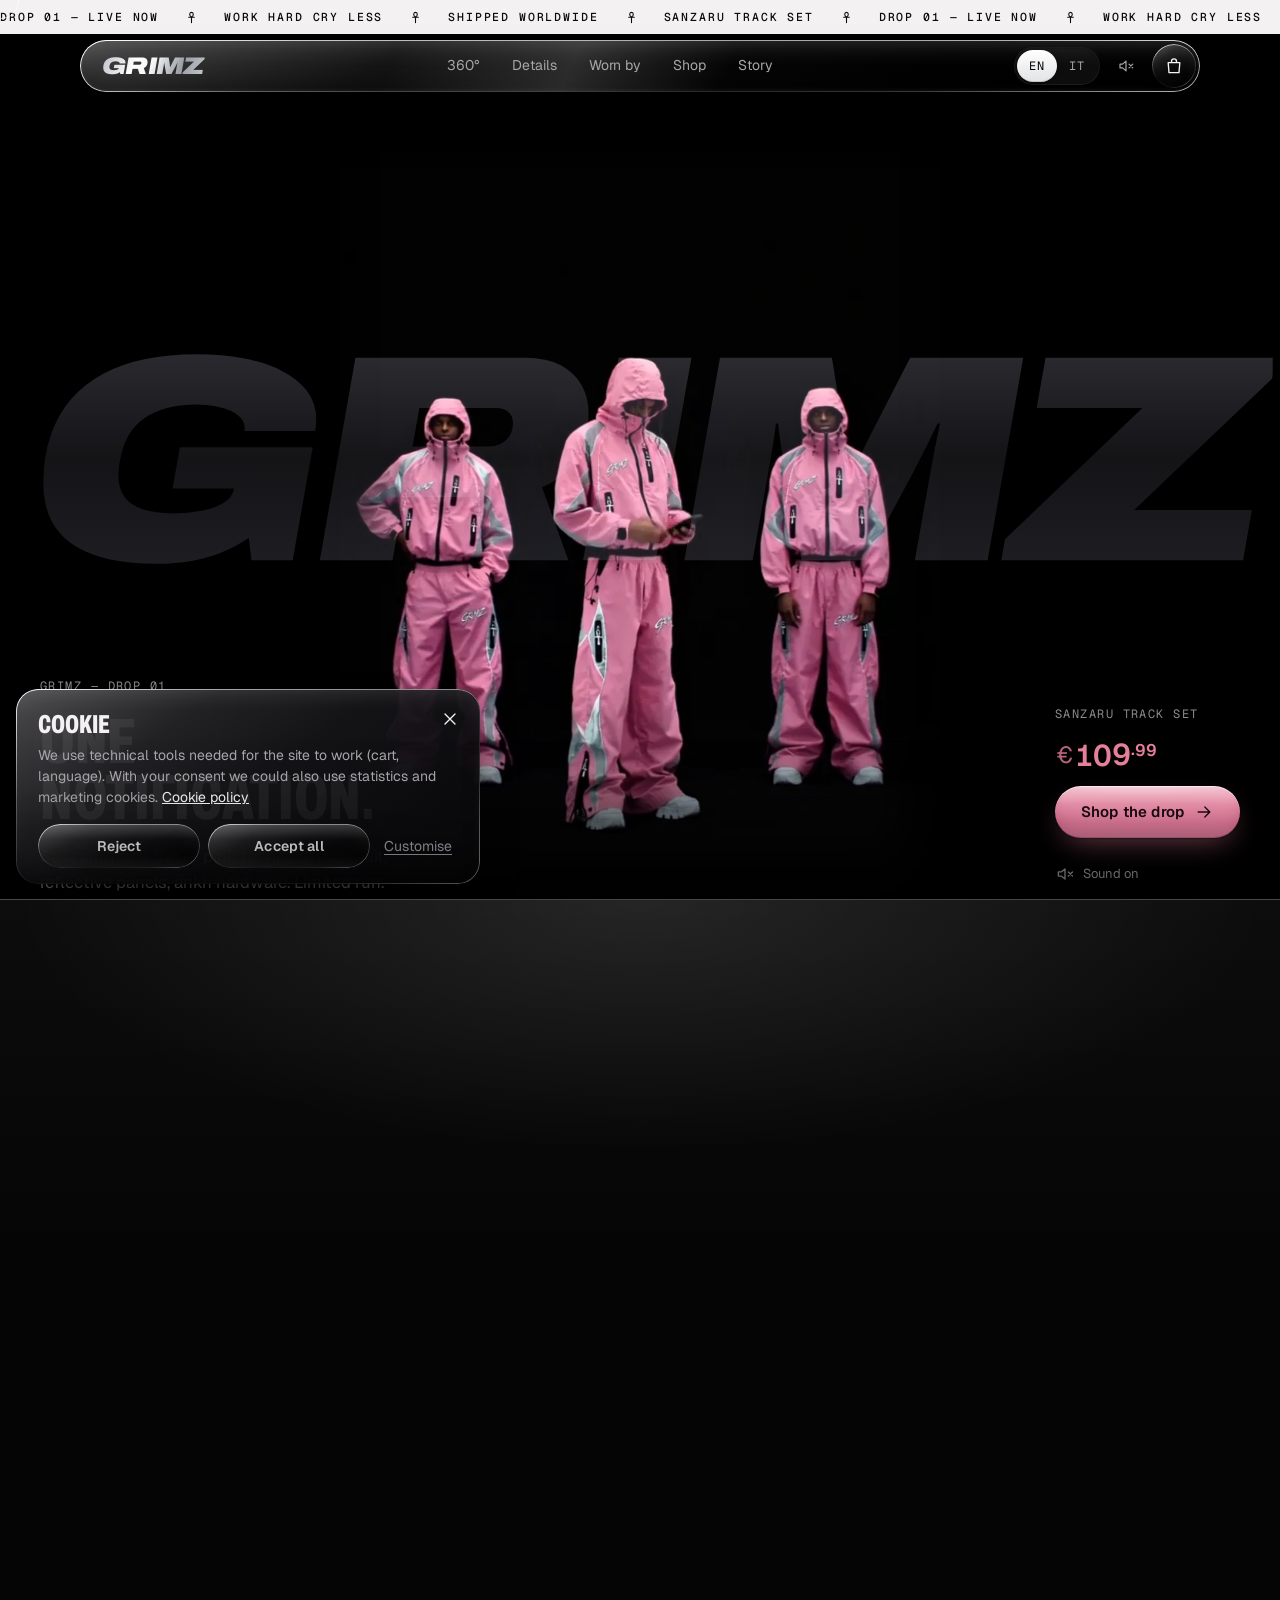
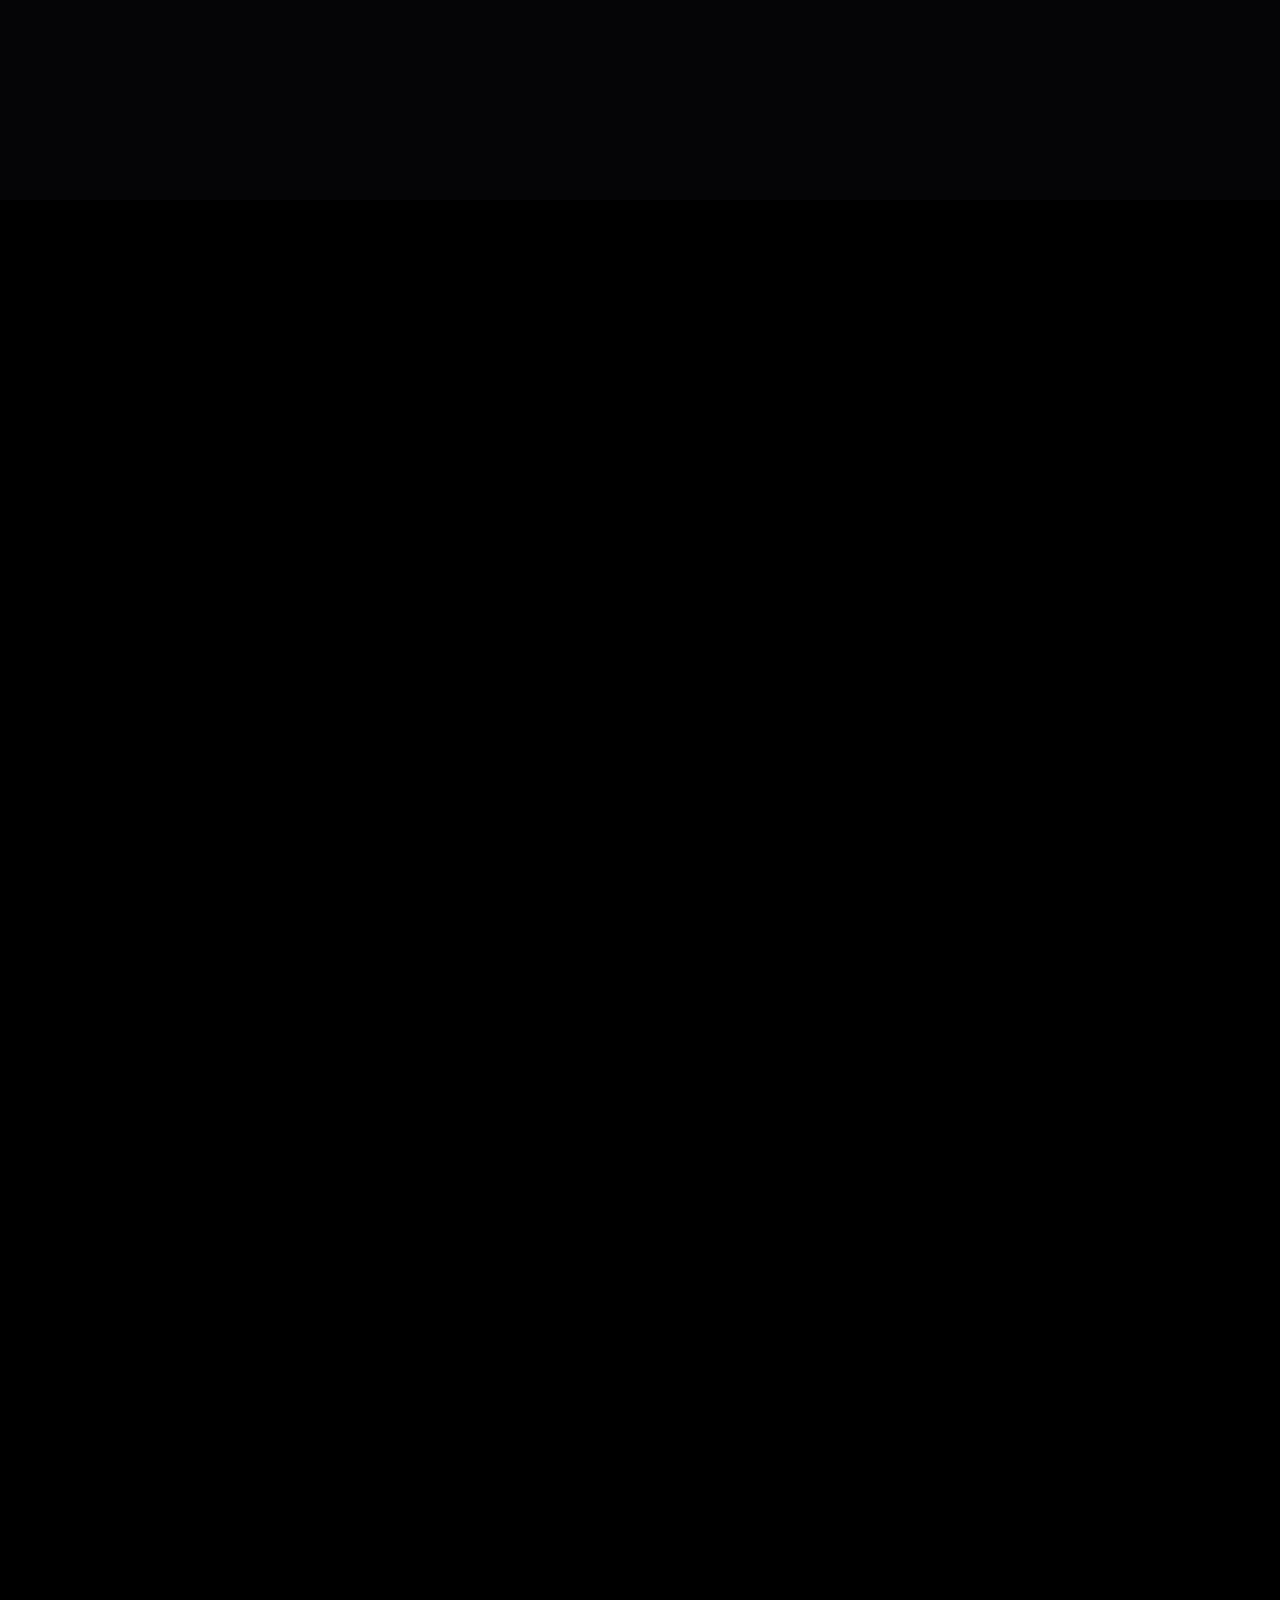
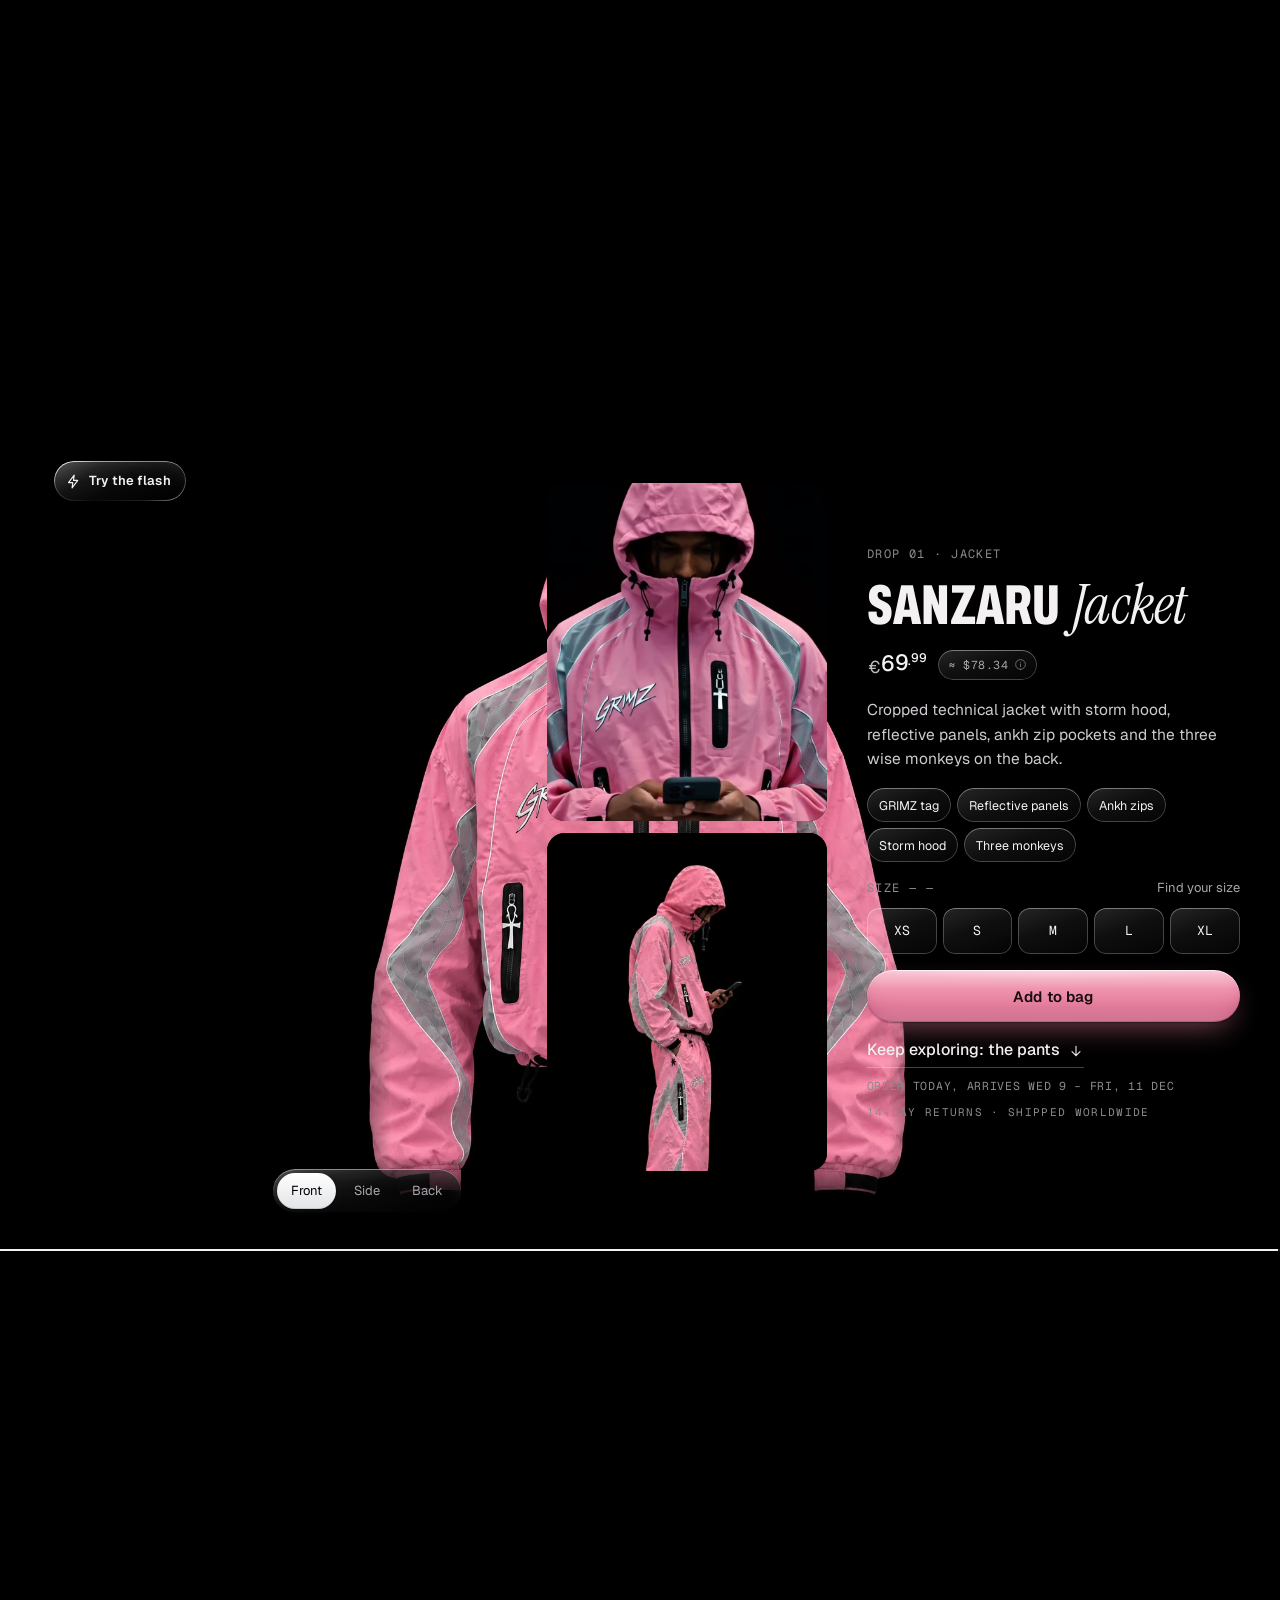
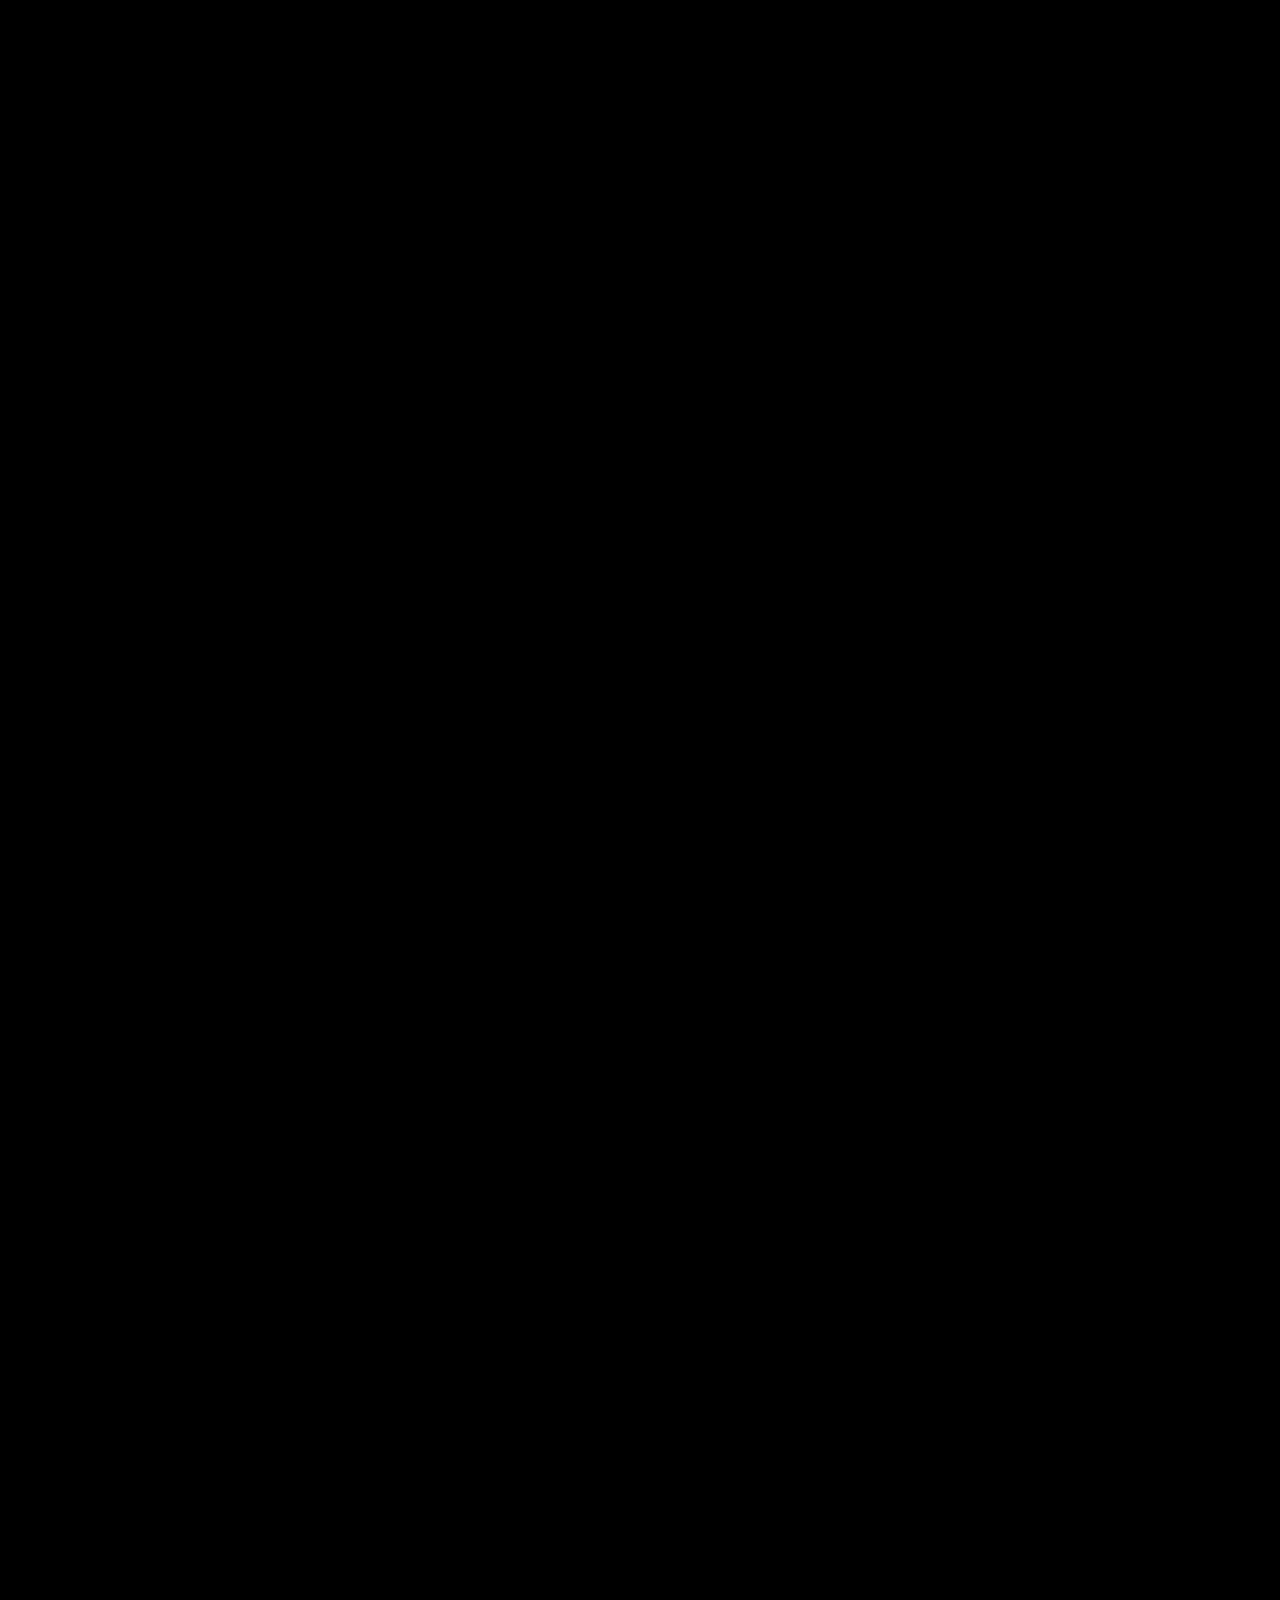
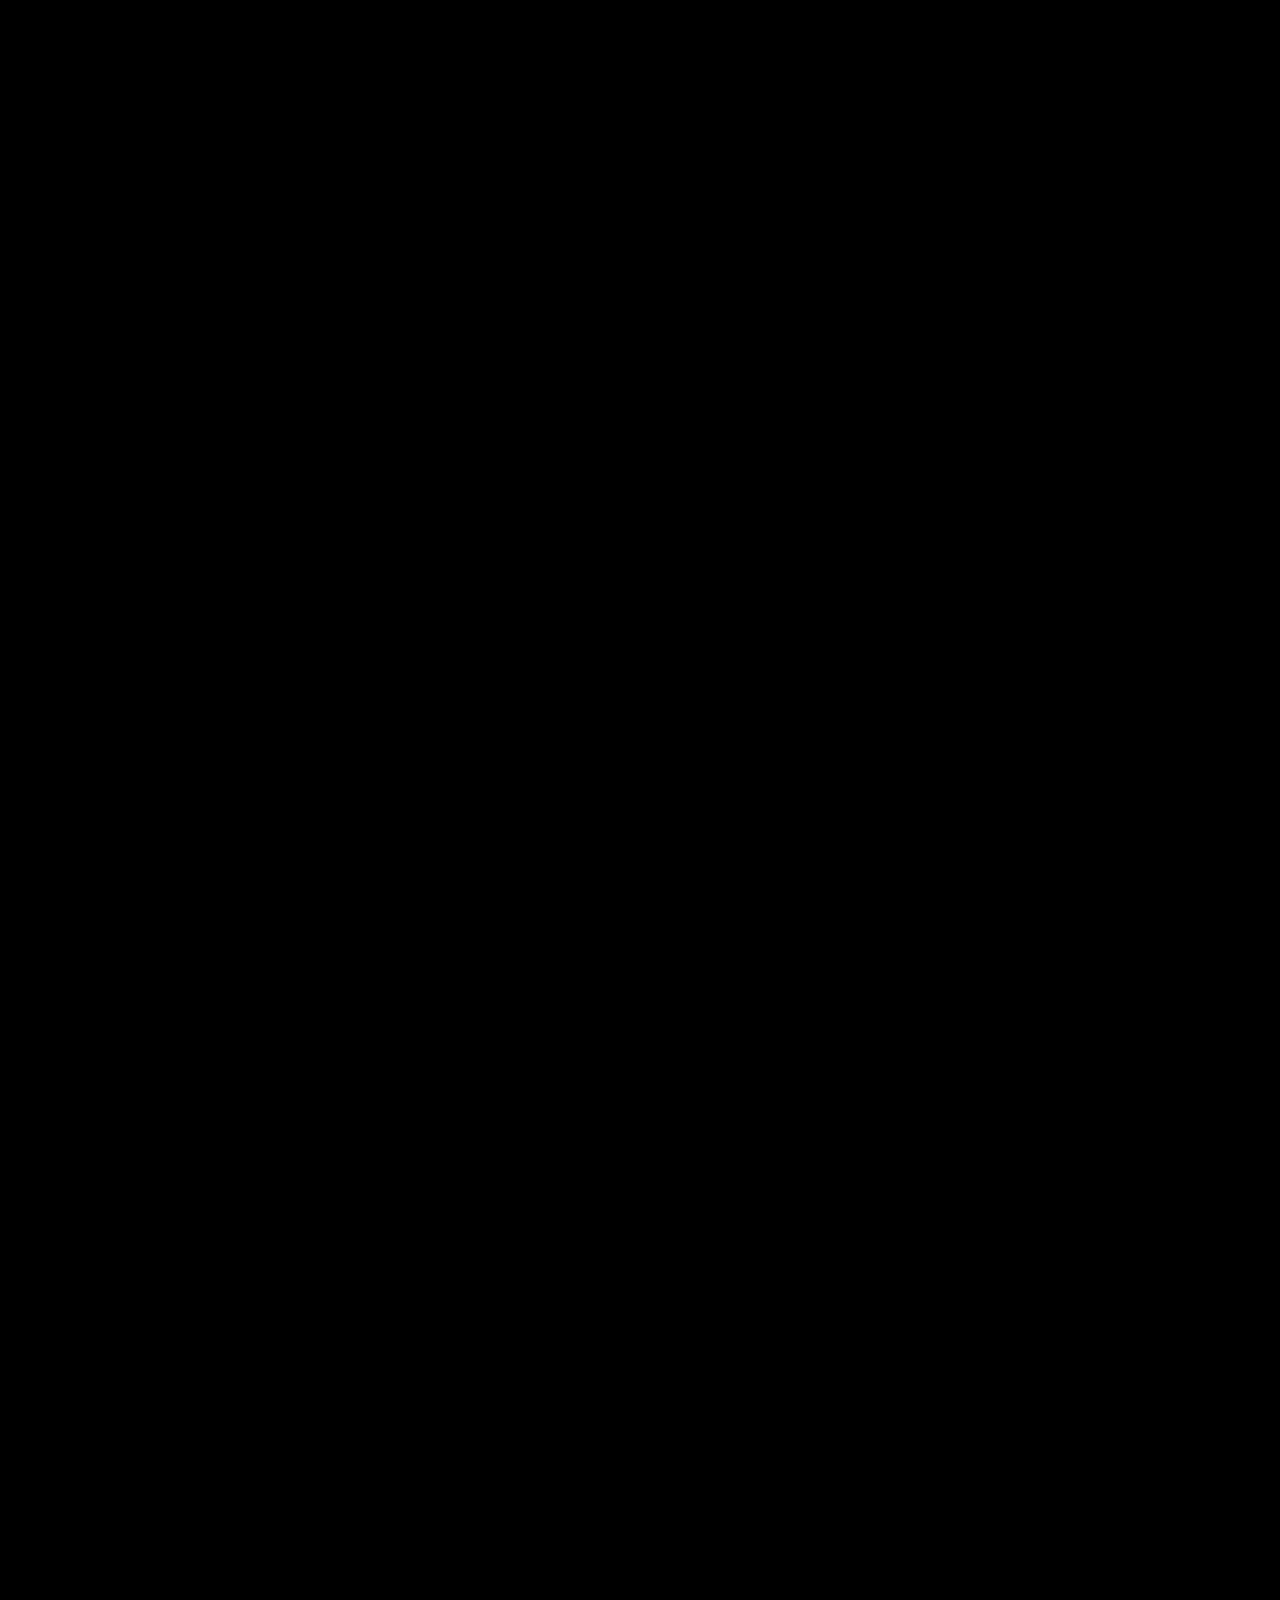
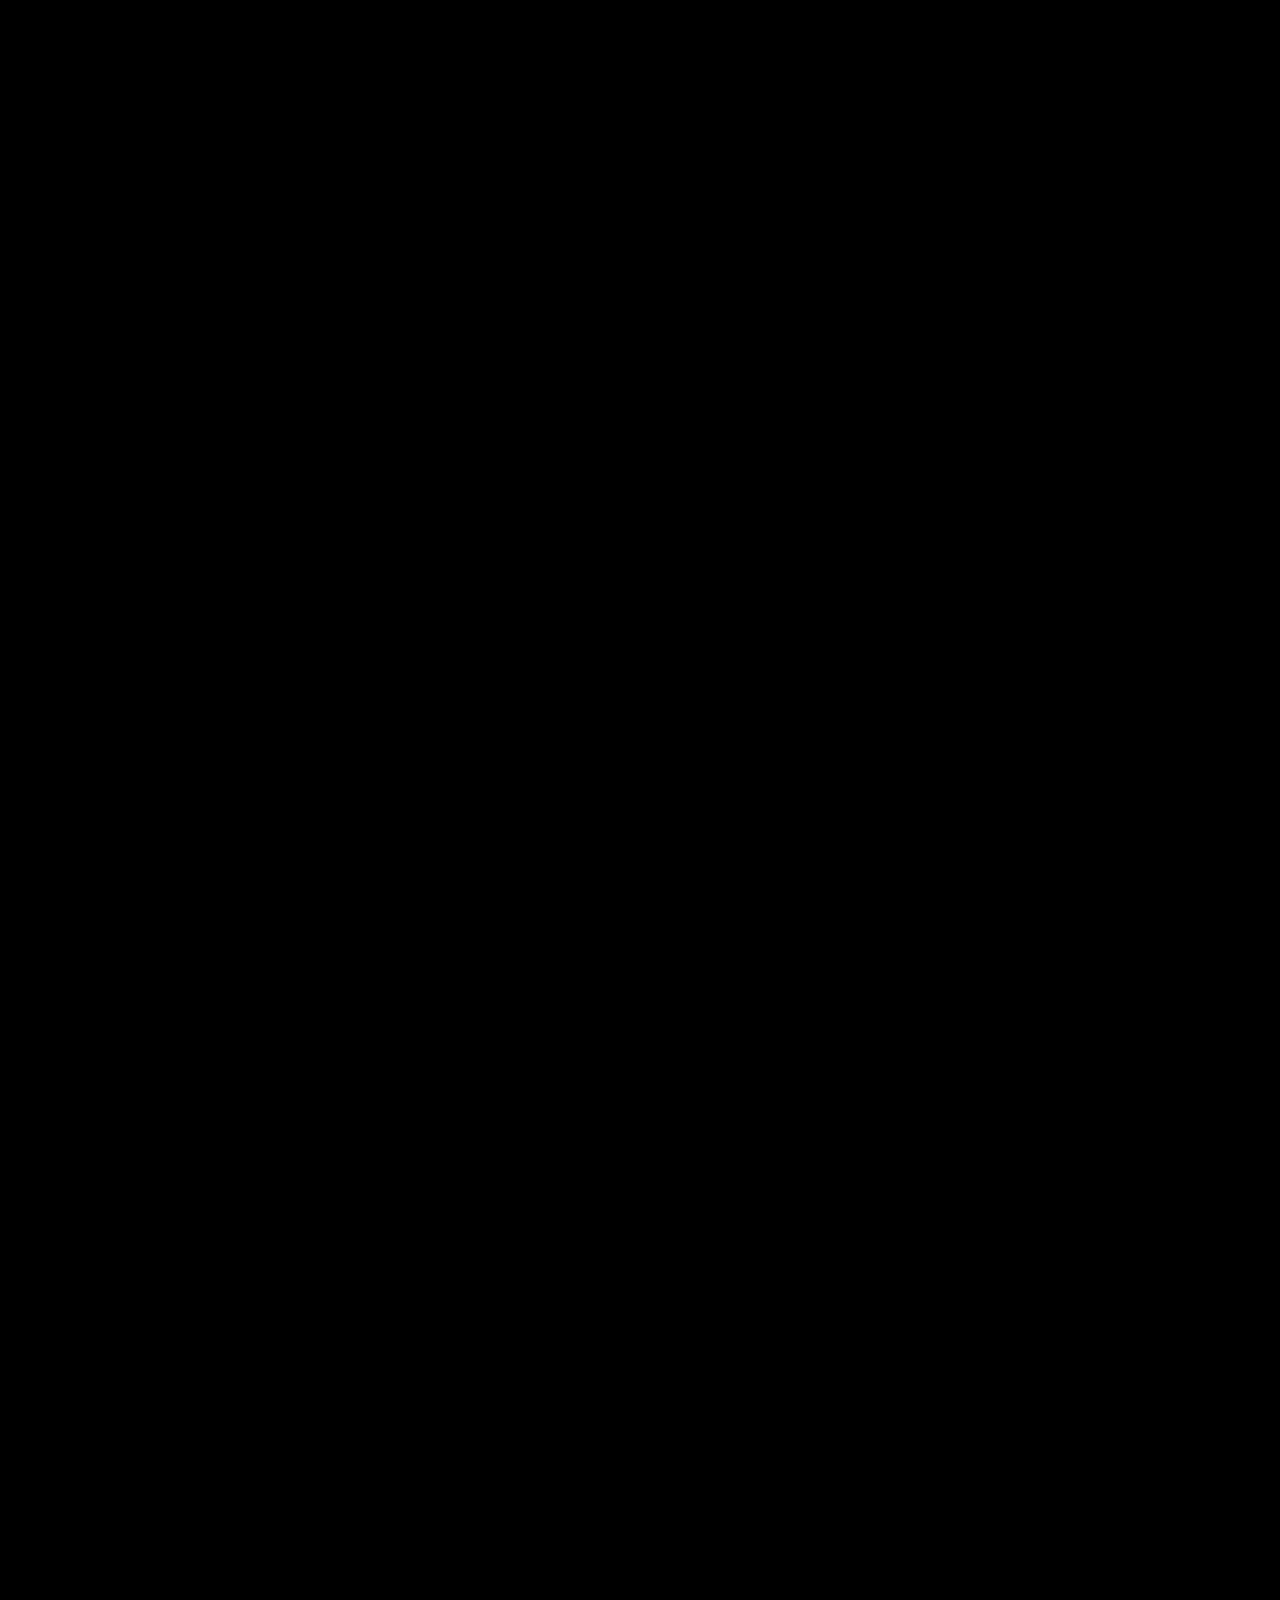
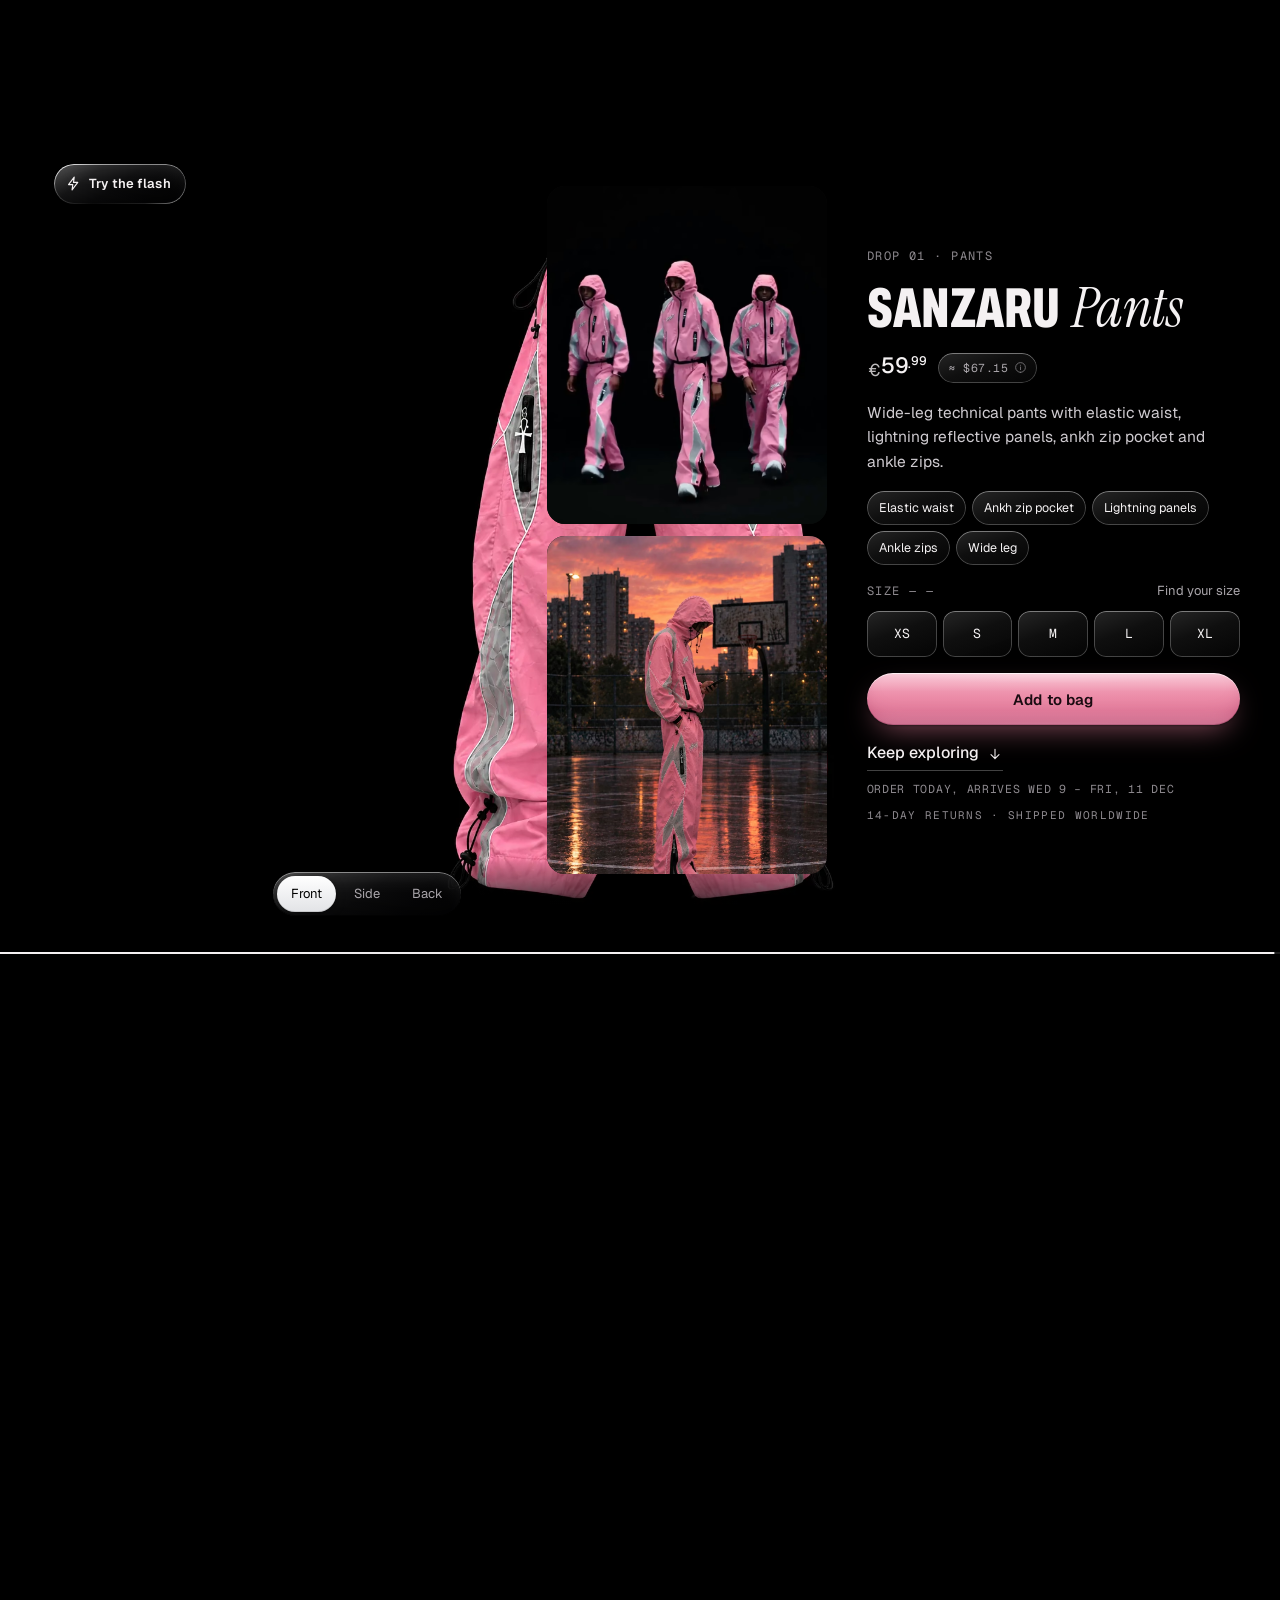
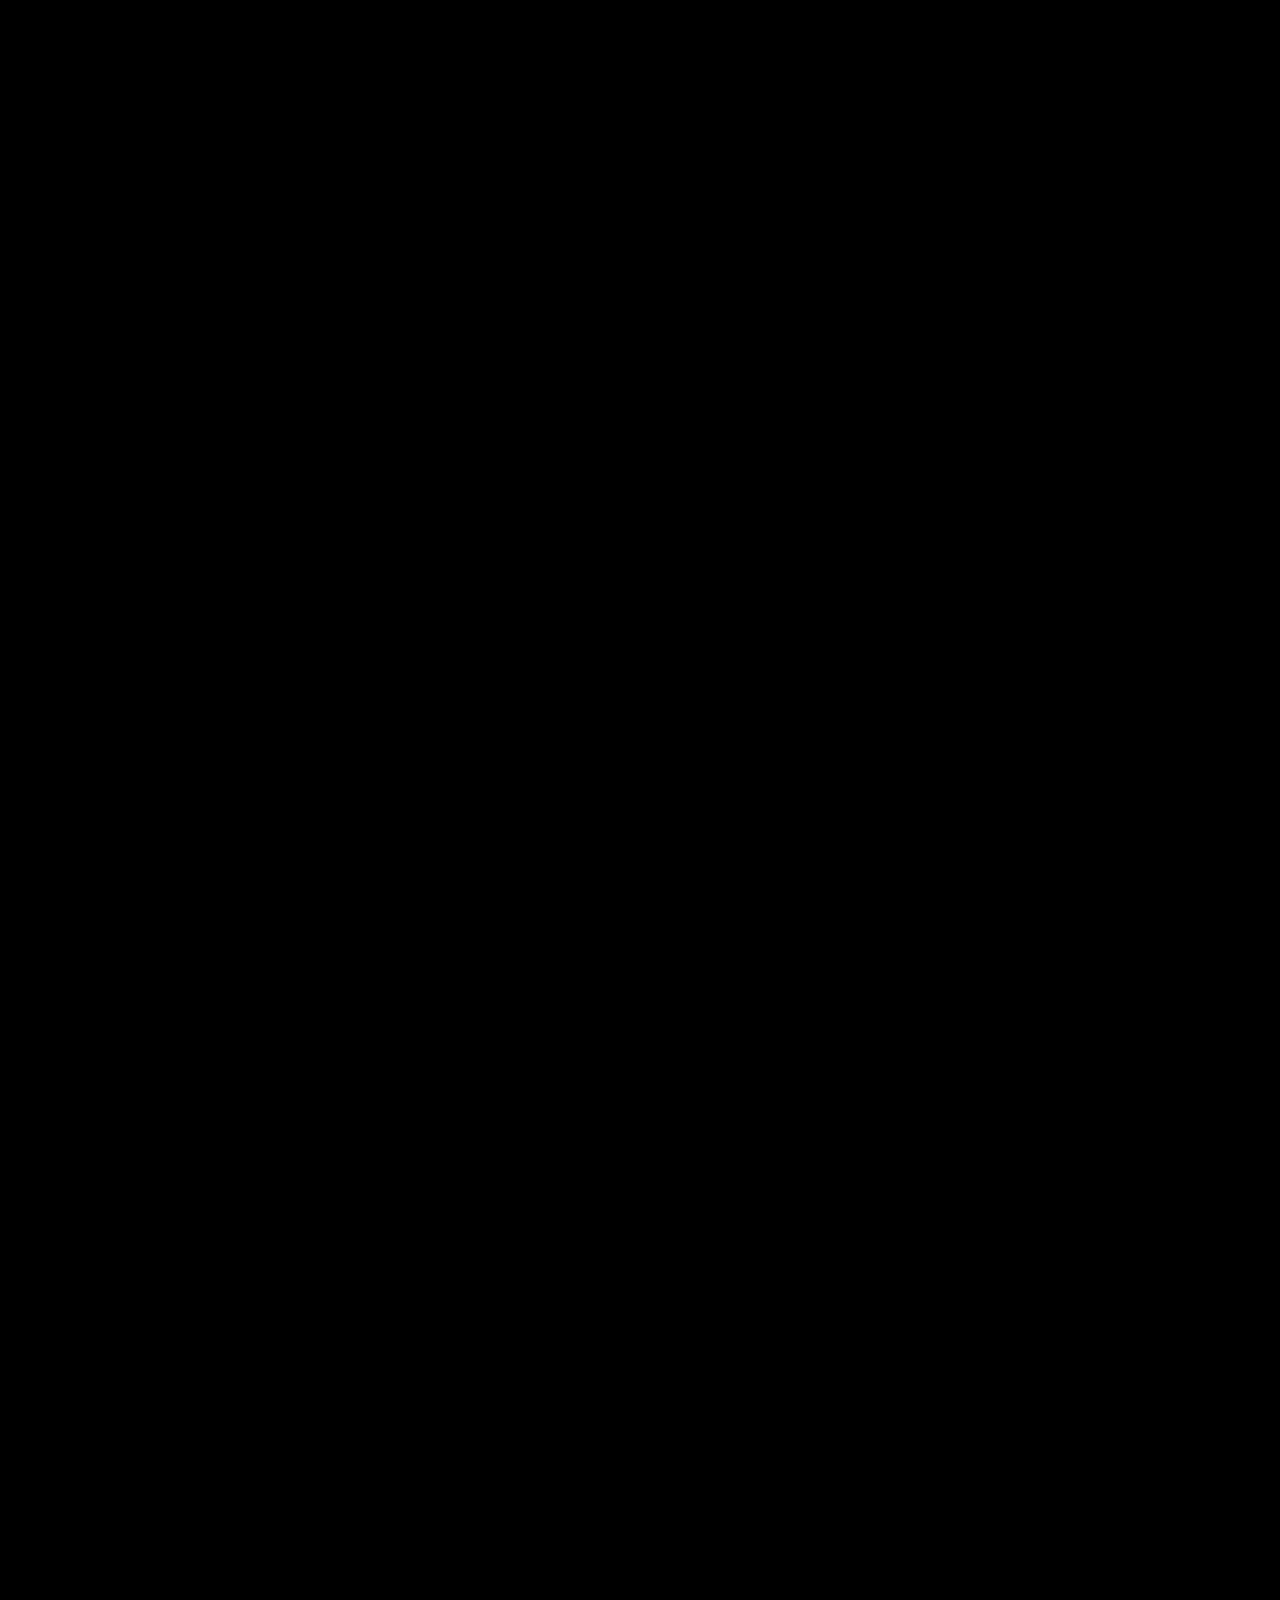
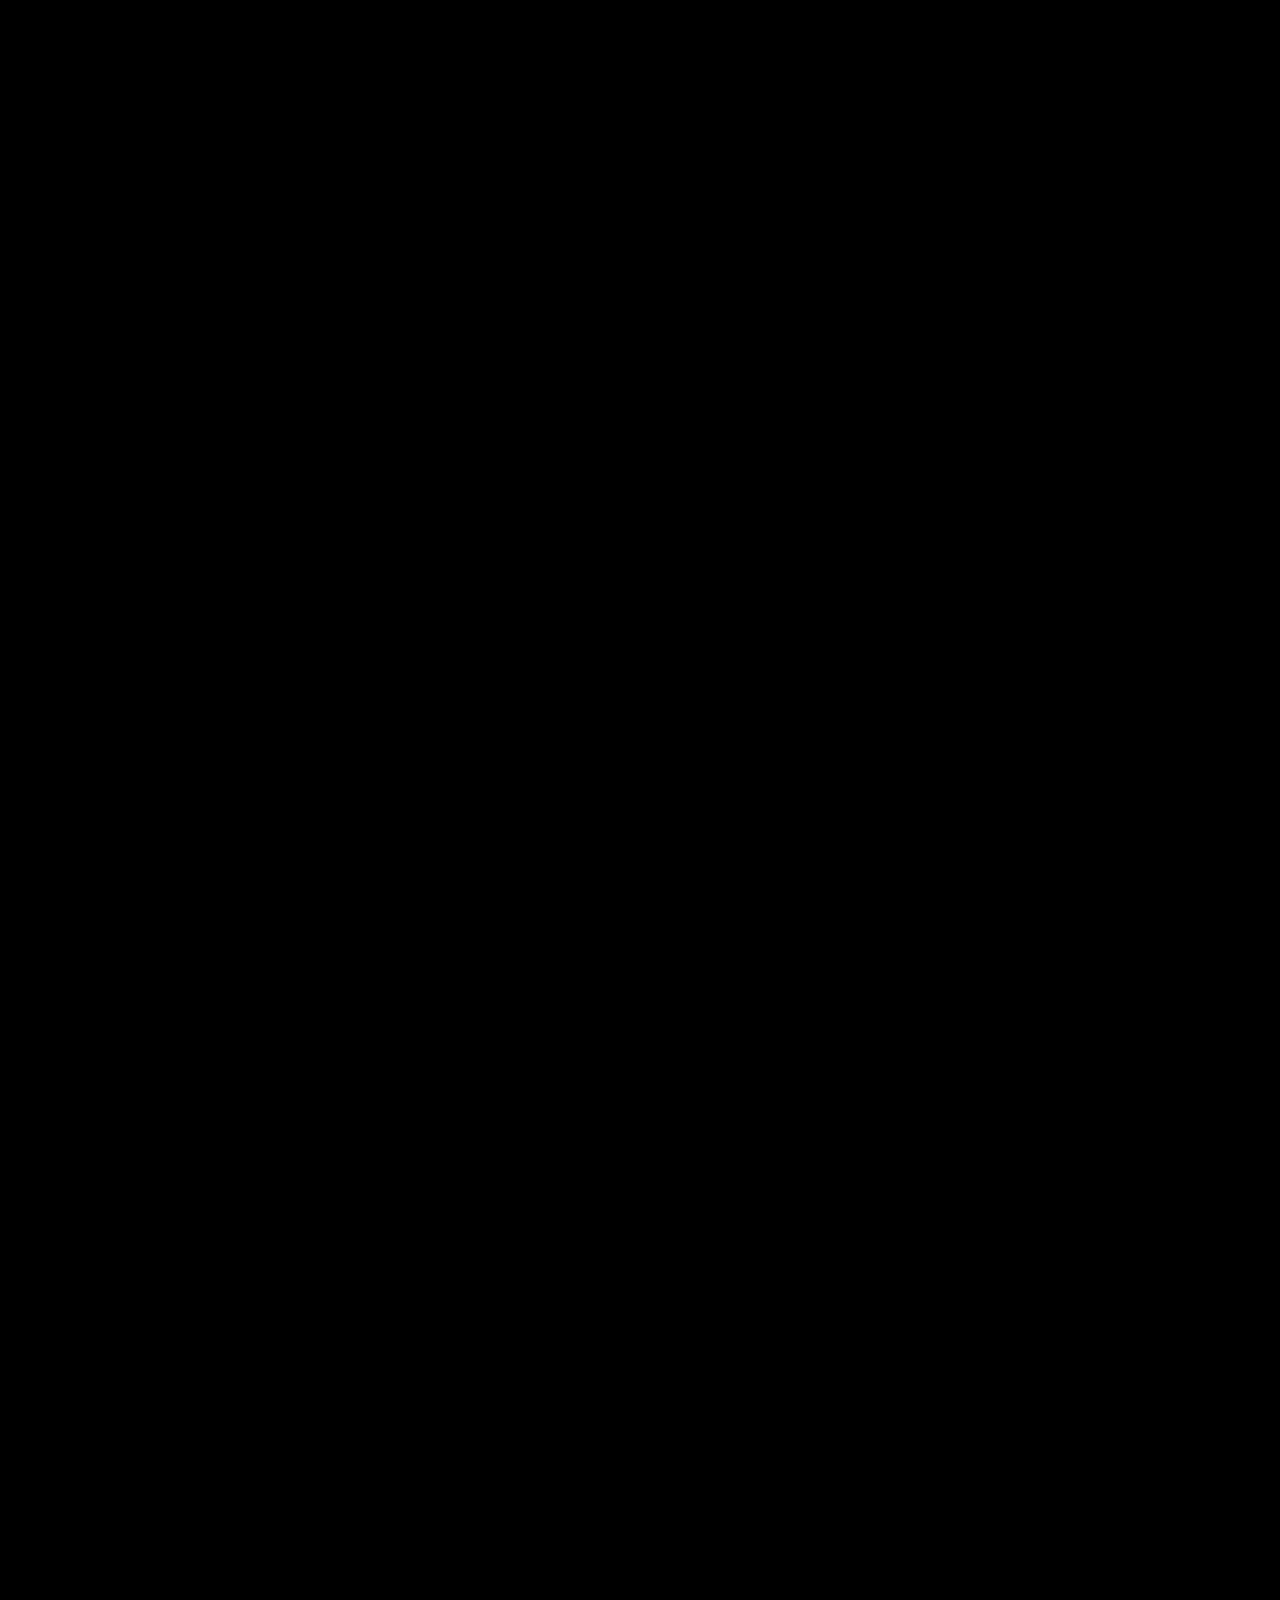
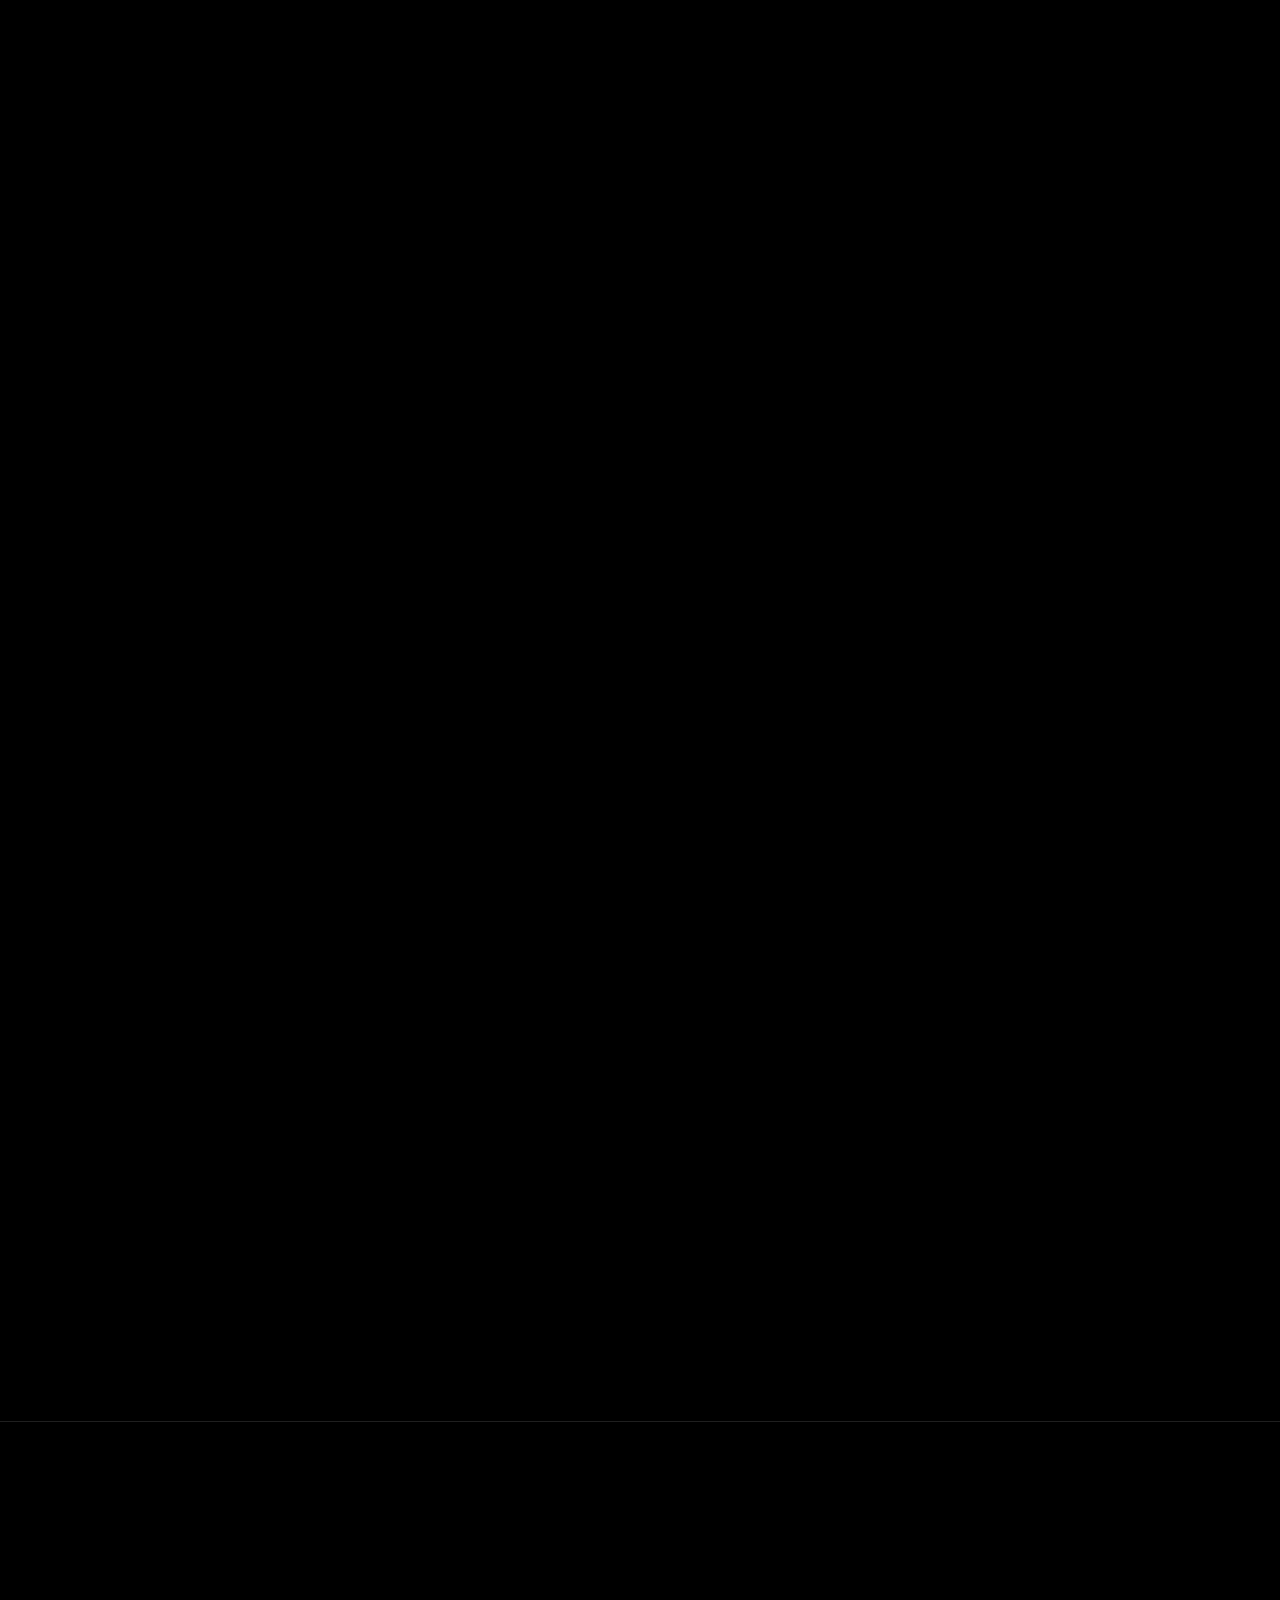
<file: index.html>
<!doctype html>
<html lang="en" data-lang="en">
<head>
<meta charset="utf-8">
<meta name="viewport" content="width=device-width, initial-scale=1, viewport-fit=cover">
<title>GRIMZ — Drop 01 · Sanzaru Track Set</title>
<meta name="description" content="GRIMZ Drop 01: the Sanzaru Track Set. Pink technical tracksuit with reflective panels and ankh hardware. Limited run, shipped worldwide.">
<meta name="theme-color" content="#000000">
<meta property="og:type" content="website">
<meta property="og:title" content="GRIMZ — Drop 01">
<meta property="og:description" content="The Sanzaru Track Set. Work hard. Cry less.">
<meta property="og:image" content="assets/media/og-grimz.jpg">
<meta property="og:image:width" content="1200">
<meta property="og:image:height" content="630">
<meta property="og:site_name" content="GRIMZ">
<meta name="twitter:card" content="summary_large_image">
<meta name="twitter:title" content="GRIMZ — Drop 01">
<meta name="twitter:description" content="The Sanzaru Track Set. Work hard. Cry less.">
<meta name="twitter:image" content="assets/media/og-grimz.jpg">
<!-- SEO: once the domain is known, make og:image absolute and add:
<link rel="canonical" href="https://[DOMINIO]/">
<link rel="alternate" hreflang="en" href="https://[DOMINIO]/?lang=en">
<link rel="alternate" hreflang="it" href="https://[DOMINIO]/?lang=it">
<link rel="alternate" hreflang="x-default" href="https://[DOMINIO]/"> -->
<link rel="icon" href="data:image/svg+xml,%3Csvg xmlns='http://www.w3.org/2000/svg' viewBox='0 0 64 64'%3E%3Crect width='64' height='64' rx='14' fill='%23E8809C'/%3E%3Ctext x='50%25' y='56%25' text-anchor='middle' dominant-baseline='middle' font-family='Arial Black,Arial' font-weight='900' font-style='italic' font-size='40' fill='%230B0B0C'%3EG%3C/text%3E%3C/svg%3E">
<link rel="preconnect" href="https://fonts.googleapis.com">
<link rel="preconnect" href="https://fonts.gstatic.com" crossorigin>
<link rel="preload" as="style" href="https://fonts.googleapis.com/css2?family=Archivo:ital,wdth,wght@0,62..125,400..900;1,62..125,400..900&amp;family=Geist:wght@300..700&amp;family=Instrument+Serif:ital@0;1&amp;family=Geist+Mono:wght@400..600&amp;display=swap" onload="this.onload=null;this.rel='stylesheet'">
<noscript><link rel="stylesheet" href="https://fonts.googleapis.com/css2?family=Archivo:ital,wdth,wght@0,62..125,400..900;1,62..125,400..900&amp;family=Geist:wght@300..700&amp;family=Instrument+Serif:ital@0;1&amp;family=Geist+Mono:wght@400..600&amp;display=swap"></noscript>
<link rel="stylesheet" href="assets/css/style.css">
<link rel="preload" as="image" href="assets/media/poster-hero.webp" fetchpriority="high">
<!-- structured data: product + offers (reviews get added here once they are real and verified) -->
<script type="application/ld+json">{"@context": "https://schema.org", "@graph": [{"@type": "Organization", "@id": "#org", "name": "GRIMZ", "url": "/", "logo": "assets/media/og-grimz.jpg", "sameAs": []}, {"@type": "ProductGroup", "name": "GRIMZ Sanzaru Track Set", "brand": {"@type": "Brand", "name": "GRIMZ"}, "productGroupID": "SANZARU", "variesBy": ["https://schema.org/size"], "description": "Pink technical tracksuit with reflective lightning panels, ankh zip hardware and the three monkeys on the back. Drop 01, limited run.", "image": ["assets/media/set-front.webp", "assets/media/set-side.webp", "assets/media/set-back.webp"], "hasVariant": [{"@type": "Product", "name": "GRIMZ Sanzaru Track Set", "sku": "GZ-SET", "image": "assets/media/set-front.webp", "offers": {"@type": "Offer", "price": "109.99", "priceCurrency": "EUR", "availability": "https://schema.org/InStock"}}, {"@type": "Product", "name": "GRIMZ Sanzaru Jacket", "sku": "GZ-JKT", "image": "assets/media/jacket-front.webp", "offers": {"@type": "Offer", "price": "69.99", "priceCurrency": "EUR", "availability": "https://schema.org/InStock"}}, {"@type": "Product", "name": "GRIMZ Sanzaru Pants", "sku": "GZ-PNT", "image": "assets/media/pants-front.webp", "offers": {"@type": "Offer", "price": "59.99", "priceCurrency": "EUR", "availability": "https://schema.org/InStock"}}]}]}</script>
<script>
  /* language + intro flags before first paint */
  (function () {
    try {
      var q = new URLSearchParams(location.search).get('lang');   // ?lang=it / ?lang=en (shareable links, hreflang)
      var l = q === 'it' || q === 'en' ? q : JSON.parse(localStorage.getItem('grimz:lang') || 'null');
      if (!l) l = (navigator.language || 'en').toLowerCase().indexOf('it') === 0 ? 'it' : 'en';
      document.documentElement.setAttribute('data-lang', l);
      document.documentElement.lang = l;
      if(sessionStorage.getItem('grimz:veil')){sessionStorage.removeItem('grimz:veil');document.documentElement.classList.add('veil-in');}
      if (sessionStorage.getItem('grimz:intro')) document.documentElement.classList.add('intro-seen');
      if (navigator.deviceMemory && navigator.deviceMemory < 4) document.documentElement.classList.add('lite');
    } catch (e) {}
  })();
</script>
</head>
<body>

<!-- ================= INTRO — the drop ritual (once per visit) ================= -->
<div class="intro" data-intro-screen aria-hidden="true">
  <div class="intro-in">
    <p class="intro-drop disp">Drop 01</p>
    <div class="intro-bar"><span data-intro-bar></span></div>
    <p class="mono intro-count"><span data-intro-count>000</span></p>
  </div>
</div>

<div class="g" id="app">

<!-- ================= TICKER ================= -->
<div class="ticker" aria-hidden="true">
  <div class="marq" data-marq>
    <div class="marq-set">
      <span><span class="en">Drop 01 — Live now</span><span class="it">Drop 01 — Ora online</span></span>
      <svg class="ic" viewBox="0 0 24 24"><path d="M12 2.6c-2 0-3.3 1.7-3.3 3.7 0 2 1.5 3.7 3.3 5.1 1.8-1.4 3.3-3.1 3.3-5.1 0-2-1.3-3.7-3.3-3.7z M6.8 11.4h10.4 M12 11.4v10"/></svg>
      <span>Work hard cry less</span>
      <svg class="ic" viewBox="0 0 24 24"><path d="M12 2.6c-2 0-3.3 1.7-3.3 3.7 0 2 1.5 3.7 3.3 5.1 1.8-1.4 3.3-3.1 3.3-5.1 0-2-1.3-3.7-3.3-3.7z M6.8 11.4h10.4 M12 11.4v10"/></svg>
      <span><span class="en">Shipped worldwide</span><span class="it">Spedizione in tutto il mondo</span></span>
      <svg class="ic" viewBox="0 0 24 24"><path d="M12 2.6c-2 0-3.3 1.7-3.3 3.7 0 2 1.5 3.7 3.3 5.1 1.8-1.4 3.3-3.1 3.3-5.1 0-2-1.3-3.7-3.3-3.7z M6.8 11.4h10.4 M12 11.4v10"/></svg>
      <span>Sanzaru Track Set</span>
      <svg class="ic" viewBox="0 0 24 24"><path d="M12 2.6c-2 0-3.3 1.7-3.3 3.7 0 2 1.5 3.7 3.3 5.1 1.8-1.4 3.3-3.1 3.3-5.1 0-2-1.3-3.7-3.3-3.7z M6.8 11.4h10.4 M12 11.4v10"/></svg>
    </div>
  </div>
</div>

<!-- ================= NAV — floating glass capsule ================= -->
<header class="nav" data-nav>
  <div class="nav-cap">
    <a class="logo" href="#top" aria-label="GRIMZ — home">GRIMZ</a>
    <nav class="nav-links" aria-label="Main" data-nav-links>
      <span class="nav-pill" data-nav-pill aria-hidden="true"></span>
      <a href="#fit" data-nav-for="fit">360°</a>
      <a href="#details" data-nav-for="details pants"><span class="en">Details</span><span class="it">Dettagli</span></a>
      <a href="#worn" data-nav-for="worn">Worn by</a>
      <a href="#shop" data-nav-for="shop">Shop</a>
      <a href="storia.html"><span class="en">Story</span><span class="it">Storia</span></a>
    </nav>
    <div class="nav-r">
      <div class="lang" role="group" aria-label="Language">
        <button type="button" data-lang-btn="en" aria-pressed="true">EN</button>
        <button type="button" data-lang-btn="it" aria-pressed="false">IT</button>
      </div>
      <button type="button" class="sfx-btn" data-sfx-toggle aria-pressed="false" aria-label="Interface sounds"><svg class="ic s-off" viewBox="0 0 24 24" aria-hidden="true"><path d="M4 9.5h3.5L12 5.5v13l-4.5-4H4v-5Z M16 9.5l5 5 M21 9.5l-5 5"/></svg><svg class="ic s-on" viewBox="0 0 24 24" aria-hidden="true"><path d="M4 9.5h3.5L12 5.5v13l-4.5-4H4v-5Z M15.5 9a4 4 0 0 1 0 6 M18 6.5a7.5 7.5 0 0 1 0 11"/></svg></button>
      <button type="button" class="cart-btn" data-action="open-cart" data-cart-target data-i18n-attr="aria-label" data-en="Open bag" data-it="Apri la borsa" aria-label="Open bag">
        <svg class="ic" viewBox="0 0 24 24"><path d="M5 8h14l-1 12H6L5 8Z M9 8V6.5a3 3 0 0 1 6 0V8"/></svg>
        <span class="badge" data-cart-count hidden>0</span>
      </button>
      <button type="button" class="menu-btn" data-action="menu" aria-expanded="false" aria-controls="msheet" data-i18n-attr="aria-label" data-en="Menu" data-it="Menu" aria-label="Menu"><span></span><span></span></button>
    </div>
  </div>
</header>

<!-- mobile menu: full-screen glass sheet -->
<div class="msheet" id="msheet" data-msheet aria-hidden="true">
  <nav class="msheet-links" aria-label="Menu">
    <a href="#fit" style="--i:0">360°</a>
    <a href="#details" style="--i:1"><span class="en">Details</span><span class="it">Dettagli</span></a>
    <a href="#worn" style="--i:2">Worn by</a>
    <a href="#shop" style="--i:3">Shop</a>
    <a href="storia.html" style="--i:4"><span class="en">Story</span><span class="it">Storia</span></a>
  </nav>
  <div class="msheet-foot">
    <div class="lang" role="group" aria-label="Language">
      <button type="button" data-lang-btn="en" aria-pressed="true">EN</button>
      <button type="button" data-lang-btn="it" aria-pressed="false">IT</button>
    </div>
    <button type="button" class="sfx-row" data-sfx-toggle aria-pressed="false"><svg class="ic s-off" viewBox="0 0 24 24" aria-hidden="true"><path d="M4 9.5h3.5L12 5.5v13l-4.5-4H4v-5Z M16 9.5l5 5 M21 9.5l-5 5"/></svg><svg class="ic s-on" viewBox="0 0 24 24" aria-hidden="true"><path d="M4 9.5h3.5L12 5.5v13l-4.5-4H4v-5Z M15.5 9a4 4 0 0 1 0 6 M18 6.5a7.5 7.5 0 0 1 0 11"/></svg><span data-sfx-label>Sounds off</span></button>
    <a class="btn btn-pink" href="#shop"><span class="en">Shop the drop</span><span class="it">Acquista il drop</span></a>
  </div>
</div>

<!-- ================= HERO ================= -->
<section id="top" class="hero" data-hero>
  <div class="hero-word" aria-hidden="true">GRIMZ</div>
  <div class="hero-vwrap">
    <video data-hero-video poster="assets/media/poster-hero.webp" muted loop playsinline preload="auto" aria-hidden="true">
      <source src="assets/media/hero-drop.mp4" type="video/mp4" media="(min-width: 701px)">
      <source src="assets/media/hero-drop-m.mp4" type="video/mp4">
    </video>
    <!-- notification on the phone screen, synced to the video (3.93s → 4.56s) -->
    <div class="ov ov-phone" data-ov-phone aria-hidden="true" style="left:19.6%;top:42.8%;width:27.8%;height:39.6%">
      <div class="ph-island"></div>
      <p class="ph-clock">21:00</p>
      <div class="ph-card">
        <div class="app">G</div>
        <div class="ph-txt">
          <p class="ph-meta"><span>GRIMZ</span><span><span class="en">now</span><span class="it">ora</span></span></p>
          <p class="ph-h"><span class="en">Drop 01 is live</span><span class="it">Il Drop 01 è online</span></p>
          <p class="ph-b"><span class="en">Sanzaru Track Set. Tap before it’s gone.</span><span class="it">Sanzaru Track Set. Tocca prima che finisca.</span></p>
        </div>
      </div>
    </div>
    <!-- banners on the split screen, synced to the video (5.45s → 6.56s) -->
    <div class="ov ov-ban ov-l" data-ov-l aria-hidden="true" style="left:0;top:26.4%;width:30%;height:8.8%">
      <div class="ban-txt">
        <p class="ban-t"><span class="en">Drop 01 is live</span><span class="it">Il Drop 01 è online</span></p>
        <p class="ban-b"><span class="en">Sanzaru Track Set · now</span><span class="it">Sanzaru Track Set · ora</span></p>
      </div>
    </div>
    <div class="ov ov-ban" data-ov-r aria-hidden="true" style="left:54.2%;top:26.8%;width:45.8%;height:9%">
      <div class="app">G</div>
      <div class="ban-txt">
        <p class="ban-t">GRIMZ · <span class="en">now</span><span class="it">ora</span></p>
        <p class="ban-b"><span class="en">Drop 01 is live. Tap before it’s gone.</span><span class="it">Il Drop 01 è online. Tocca prima che finisca.</span></p>
      </div>
    </div>
  </div>

  <div class="hero-copy">
    <div class="hero-l">
      <p class="mono eye">GRIMZ — Drop 01</p>
      <h1 class="sr">GRIMZ Drop 01 — Sanzaru Track Set</h1>
      <p class="kin disp" aria-hidden="true">
        <span class="ka"><span class="en">One<br>notification.</span><span class="it">Una<br>notifica.</span></span>
        <span class="kb"><span class="en">Drop 01<br>is live.</span><span class="it">Il drop 01<br>è online.</span></span>
        <span class="kc"><span class="en">Everyone’s<br>running.</span><span class="it">Corrono<br>tutti.</span></span>
      </p>
      <p class="lead"><span class="en">Sanzaru Track Set — pink technical tracksuit, reflective panels, ankh hardware. Limited run.</span><span class="it">Sanzaru Track Set — tuta tecnica rosa, pannelli riflettenti, dettagli ankh. Tiratura limitata.</span></p>
    </div>
    <div class="hero-r">
      <p class="mono eye">Sanzaru Track Set</p>
      <p class="hero-price buy-price" data-price="set">€109.99</p>
        <p class="drop-note drop-note-hero" data-drop-note hidden></p>
      <a class="btn btn-pink" href="#shop"><span class="en">Shop the drop</span><span class="it">Acquista il drop</span><svg class="ic" viewBox="0 0 24 24"><path d="M5 12h14M13 6l6 6-6 6"/></svg></a>
      <button type="button" class="sound" data-action="sound" aria-pressed="false">
        <svg class="ic ic-off" viewBox="0 0 24 24"><path d="M4 9.5h3.5L12 6v12l-4.5-3.5H4z M16 9.5l5 5M21 9.5l-5 5"/></svg>
        <svg class="ic ic-on" viewBox="0 0 24 24"><path d="M4 9.5h3.5L12 6v12l-4.5-3.5H4z M15.5 9a4 4 0 0 1 0 6 M18 6.5a7.5 7.5 0 0 1 0 11"/></svg>
        <span class="lbl-on"><span class="en">Sound on</span><span class="it">Attiva audio</span></span>
        <span class="lbl-off"><span class="en">Sound off</span><span class="it">Disattiva audio</span></span>
      </button>
    </div>
  </div>
</section>

<!-- ================= 360° — scroll + drag ================= -->
<section id="fit" class="dsec sec-360" data-sec="360" data-dur="4.07">
  <div class="dstick">
    <div class="dgrid">
      <div class="dleft">
        <p class="mono eye"><span class="en">360° — Fit</span><span class="it">360° — Vestibilità</span></p>
        <h2 class="disp h-l dttl"><span class="en">Turn it.</span><span class="it">Giralo.</span></h2>
        <p class="lead"><span class="en">Scroll, or grab the model and drag. Cropped jacket, wide-leg pant: an oversized silhouette from every angle.</span><span class="it">Scorri, oppure afferra il manichino e trascinalo. Giacca corta, pantalone a gamba larga: una silhouette oversize da ogni angolo.</span></p>
        <a class="btn btn-pink rot-buy" href="#shop"><span class="en">Buy the set</span><span class="it">Acquista il completo</span> — <span data-price="set">€109.99</span></a>
      </div>
      <div class="dframe sq rot-frame" data-rot data-cursor="drag">
        <div class="dclip"><video poster="assets/media/poster-360.webp" muted playsinline preload="metadata" aria-hidden="true">
          <source src="assets/media/rotate360.mp4" type="video/mp4" media="(min-width: 701px)">
          <source src="assets/media/rotate360-m.mp4" type="video/mp4">
        </video></div>
        <svg class="orbit" viewBox="0 0 200 40" aria-hidden="true"><ellipse cx="100" cy="20" rx="88" ry="14"/><circle data-dot cx="100" cy="34" r="3.2"/></svg>
        <p class="drag-hint mono" aria-hidden="true"><svg class="ic" viewBox="0 0 24 24"><path d="M8 8l-4 4 4 4M16 8l4 4-4 4M4 12h16"/></svg><span class="en">Drag to rotate</span><span class="it">Trascina per ruotare</span></p>
      </div>
      <div class="rcol">
        <p class="deg" data-deg aria-hidden="true">0°</p>
        <div class="rcaps">
          <div class="rcap" data-rz="0,0.3">
            <p class="mono eye"><span class="en">Front</span><span class="it">Fronte</span></p>
            <h3 class="disp"><span class="en">Signed on the chest.</span><span class="it">Firmata sul petto.</span></h3>
            <p class="mute"><span class="en">GRIMZ on chest and thigh, ankh zip pockets, centre zip up to the chin.</span><span class="it">GRIMZ su petto e coscia, tasche zip ankh, zip centrale fino al mento.</span></p>
          </div>
          <div class="rcap" data-rz="0.3,0.7">
            <p class="mono eye"><span class="en">Side</span><span class="it">Lato</span></p>
            <h3 class="disp"><span class="en">Lightning lines.</span><span class="it">Linee a saetta.</span></h3>
            <p class="mute"><span class="en">Reflective panels run from shoulder to ankle. Ankle zips open the leg over your sneakers.</span><span class="it">Pannelli riflettenti dalla spalla alla caviglia. Le zip alla caviglia aprono la gamba sulle sneakers.</span></p>
          </div>
          <div class="rcap" data-rz="0.7,1">
            <p class="mono eye"><span class="en">Back</span><span class="it">Retro</span></p>
            <h3 class="disp"><span class="en">The manifesto.</span><span class="it">Il manifesto.</span></h3>
            <p class="mute"><span class="en">The three wise monkeys in gold grillz. WORK HARD CRY LESS on the hood.</span><span class="it">Le tre scimmie sagge con i grillz d’oro. WORK HARD CRY LESS sul cappuccio.</span></p>
          </div>
        </div>
        <div class="angles" role="group" data-i18n-attr="aria-label" data-en="Rotate to an angle" data-it="Ruota su un angolo" aria-label="Rotate to an angle">
          <button type="button" data-angle="0"><span class="en">Front</span><span class="it">Fronte</span></button>
          <button type="button" data-angle="0.5"><span class="en">Side</span><span class="it">Lato</span></button>
          <button type="button" data-angle="1"><span class="en">Back</span><span class="it">Retro</span></button>
        </div>
        <ul class="facts">
          <li><span><span class="en">Fit</span><span class="it">Vestibilità</span></span><span><span class="en">Oversized</span><span class="it">Oversize</span></span></li>
          <li><span><span class="en">Jacket</span><span class="it">Giacca</span></span><span><span class="en">Cropped, elastic hem</span><span class="it">Corta, orlo elastico</span></span></li>
          <li><span><span class="en">Pant</span><span class="it">Pantalone</span></span><span><span class="en">Wide leg, zip ankle</span><span class="it">Gamba larga, zip alla caviglia</span></span></li>
          <li><span><span class="en">Model</span><span class="it">Modello</span></span><span><span class="en">[HEIGHT] cm · size [SIZE]</span><span class="it">[ALTEZZA] cm · taglia [TAGLIA]</span></span></li>
        </ul>
      </div>
    </div>
    <div class="dprog"><span class="fill" data-prog></span></div>
  </div>
</section>

<!-- ================= UNDER THE LENS — 01 JACKET =================
     data-hs   = "start,end" seconds of the video where the detail is framed
     data-path = "time,x%,y%;…" where the detail sits in the frame (tracked frame by frame) -->
<section id="details" class="dsec sec-detail has-shop" data-sec="jacket" data-dur="8.04" aria-label="Jacket details">
  <div class="dstick">
    <div class="lgrid">
      <div class="dframe lframe" data-cursor="scroll">
        <div class="dclip"><video poster="assets/media/poster-jacket.webp" muted playsinline preload="metadata" aria-hidden="true">
          <source src="assets/media/detail-jacket.mp4" type="video/mp4" media="(min-width: 701px)">
          <source src="assets/media/detail-jacket-m.mp4" type="video/mp4">
        </video><img class="ps-still" data-ps-still src="assets/media/jacket-front.webp" alt="" aria-hidden="true" decoding="async"></div>
        <div class="loupe" data-hs="1,2.7" data-path="1,32.8,49.3;1.125,33,49;1.25,33.3,48.8;1.375,34.2,48.2;1.5,35.4,48;1.625,37.6,47.4;1.75,40,47;1.875,43.4,46.6;2,47.5,46.2;2.125,52.3,45.6;2.25,58.3,45.4;2.375,64,45.4;2.5,72,45.4;2.583,76.8,45.2" style="left:32.8%;top:49.3%"><canvas></canvas><span class="loupe-glass"></span></div>
        <span class="dline" data-hs="1,2.7"><span></span></span>
        <div class="loupe" data-hs="3.12,3.58" data-path="3.125,10.7,73.8;3.167,14.5,73.8;3.208,21.8,73.8;3.25,26.2,73.8;3.292,32.1,73.8;3.333,38,73.8;3.375,41.7,73.8;3.417,48.1,73.8;3.458,53.7,73.8;3.5,58.9,73.8;3.542,62.1,73.7" style="left:10.7%;top:73.8%"><canvas></canvas><span class="loupe-glass"></span></div>
        <span class="dline" data-hs="3.12,3.58"><span></span></span>
        <div class="loupe" data-hs="3.58,5" data-path="3.583,86.4,46.7;3.708,84,47.3;3.833,81.3,47.9;3.958,78.7,48.4;4.083,75.6,49;4.208,71.7,49.8;4.333,68.4,50.6;4.458,64,51.4;4.583,59.7,52;4.708,55.4,52.7;4.833,51,53.3;4.958,47.4,53.9;5,45.8,54.1" style="left:86.4%;top:46.7%"><canvas></canvas><span class="loupe-glass"></span></div>
        <span class="dline" data-hs="3.58,5"><span></span></span>
        <div class="loupe" data-hs="5.8,6.35" data-path="5.792,34.2,8.5;5.833,33.5,8.5;5.875,32.2,8.5;5.917,31.5,8.5;5.958,30,9.4;6,29.6,10.2;6.042,28.8,11.2;6.083,28,12;6.125,27.5,12.5;6.167,26.8,13.4;6.208,26.3,13.9;6.25,25.6,14.9;6.292,25.4,15.4;6.333,25,16.3" style="left:34.2%;top:8.5%"><canvas></canvas><span class="loupe-glass"></span></div>
        <span class="dline" data-hs="5.8,6.35"><span></span></span>
        <div class="loupe" data-hs="6.7,8.2" data-path="6.708,66.9,53;6.792,64.3,53.1;6.875,61.4,53.3;6.958,58.4,53.6;7.042,55.9,53.8;7.125,53.6,53.9;7.208,50.8,53.9;7.292,48.9,53.9;7.375,47,53.9;7.458,45.6,53.9;7.542,44.2,53.8;7.625,43.1,53.8;7.708,42.3,53.8;7.792,41.6,53.8;7.875,41.1,53.8;7.958,40.7,53.8" style="left:66.9%;top:53%"><canvas></canvas><span class="loupe-glass"></span></div>
        <span class="dline" data-hs="6.7,8.2"><span></span></span>
        <p class="dintro mono" data-intro><svg class="ic" viewBox="0 0 24 24"><path d="M12 3.5a5 5 0 0 1 5 5v7a5 5 0 0 1-10 0v-7a5 5 0 0 1 5-5Z M12 7v3"/></svg><span class="en">Scroll to inspect</span><span class="it">Scorri per ispezionare</span></p>
      </div>
      <div class="dcol">
        <div class="dcard" data-hs="1,2.7" data-side="l" style="top:47%"><div class="dc-in">
          <p class="dc-idx mono"><span class="dc-n">01</span><span class="dc-ticks" aria-hidden="true"><i class="on"></i><i></i><i></i><i></i><i></i></span><span><span class="en">Jacket</span><span class="it">Giacca</span></span></p>
          <h3 class="dc-t"><span class="en">The signature.</span><span class="it">La firma.</span></h3>
          <p class="dc-p"><span class="en">The signature, tagged on the chest like a name on a wall. Silver-white on pink: you see it, it never shouts.</span><span class="it">La firma, taggata sul petto come un nome su un muro. Bianco argento su rosa: si vede, senza urlare.</span></p>
          <dl class="dc-spec"><div><dt><span class="en">Detail</span><span class="it">Dettaglio</span></dt><dd><span class="en">GRIMZ tag</span><span class="it">Tag GRIMZ</span></dd></div><div><dt><span class="en">Position</span><span class="it">Posizione</span></dt><dd><span class="en">Chest</span><span class="it">Petto</span></dd></div></dl>
        </div></div>
        <div class="dcard" data-hs="3.12,3.58" data-side="l" style="top:62%"><div class="dc-in">
          <p class="dc-idx mono"><span class="dc-n">02</span><span class="dc-ticks" aria-hidden="true"><i></i><i class="on"></i><i></i><i></i><i></i></span><span><span class="en">Jacket</span><span class="it">Giacca</span></span></p>
          <h3 class="dc-t"><span class="en">Built for the night.</span><span class="it">Fatta per la notte.</span></h3>
          <p class="dc-p"><span class="en">Grey reflective inserts follow the lines of the body and catch the light at night. White piping traces every cut.</span><span class="it">Inserti grigi riflettenti seguono le linee del corpo e catturano la luce di notte. Un profilo bianco disegna ogni taglio.</span></p>
          <dl class="dc-spec"><div><dt><span class="en">Detail</span><span class="it">Dettaglio</span></dt><dd><span class="en">Reflective panels</span><span class="it">Pannelli riflettenti</span></dd></div><div><dt><span class="en">Position</span><span class="it">Posizione</span></dt><dd><span class="en">Sleeves &amp; sides</span><span class="it">Maniche e fianchi</span></dd></div></dl>
        </div></div>
        <div class="dcard" data-hs="3.58,5" data-side="r" style="top:51%"><div class="dc-in">
          <p class="dc-idx mono"><span class="dc-n">03</span><span class="dc-ticks" aria-hidden="true"><i></i><i></i><i class="on"></i><i></i><i></i></span><span><span class="en">Jacket</span><span class="it">Giacca</span></span></p>
          <h3 class="dc-t"><span class="en">Hardware with a meaning.</span><span class="it">Un dettaglio che ha un senso.</span></h3>
          <p class="dc-p"><span class="en">Zip pockets closed by an ankh-shaped puller: the ancient symbol of life, turned into hardware.</span><span class="it">Tasche con zip chiuse da un tiretto a forma di ankh: l’antico simbolo della vita, trasformato in dettaglio tecnico.</span></p>
          <dl class="dc-spec"><div><dt><span class="en">Detail</span><span class="it">Dettaglio</span></dt><dd><span class="en">Ankh zip pullers</span><span class="it">Tiretti zip ankh</span></dd></div><div><dt><span class="en">Position</span><span class="it">Posizione</span></dt><dd><span class="en">Chest &amp; pockets</span><span class="it">Petto e tasche</span></dd></div></dl>
        </div></div>
        <div class="dcard" data-hs="5.8,6.35" data-side="l" style="top:30%"><div class="dc-in">
          <p class="dc-idx mono"><span class="dc-n">04</span><span class="dc-ticks" aria-hidden="true"><i></i><i></i><i></i><i class="on"></i><i></i></span><span><span class="en">Jacket</span><span class="it">Giacca</span></span></p>
          <h3 class="dc-t"><span class="en">Disappear on demand.</span><span class="it">Sparisci quando vuoi.</span></h3>
          <p class="dc-p"><span class="en">Oversized hood with bungee cords and toggles. Pull it tight, zip up to the chin, disappear.</span><span class="it">Cappuccio ampio con coulisse e stopper. Stringi, chiudi la zip fino al mento, sparisci.</span></p>
          <dl class="dc-spec"><div><dt><span class="en">Detail</span><span class="it">Dettaglio</span></dt><dd><span class="en">Storm hood</span><span class="it">Cappuccio</span></dd></div><div><dt><span class="en">Position</span><span class="it">Posizione</span></dt><dd><span class="en">Collar &amp; head</span><span class="it">Collo e testa</span></dd></div></dl>
        </div></div>
        <div class="dcard" data-hs="6.7,8.2" data-side="r" style="top:54%"><div class="dc-in">
          <p class="dc-idx mono"><span class="dc-n">05</span><span class="dc-ticks" aria-hidden="true"><i></i><i></i><i></i><i></i><i class="on"></i></span><span><span class="en">Jacket</span><span class="it">Giacca</span></span></p>
          <h3 class="dc-t"><span class="en">See no evil.</span><span class="it">Non vedo, non sento, non parlo.</span></h3>
          <p class="dc-p"><span class="en">See no evil, hear no evil, speak no evil — in gold grillz. Above them, on the hood: WORK HARD CRY LESS.</span><span class="it">Non vedo, non sento, non parlo, con i grillz d’oro. Sopra di loro, sul cappuccio: WORK HARD CRY LESS.</span></p>
          <dl class="dc-spec"><div><dt><span class="en">Detail</span><span class="it">Dettaglio</span></dt><dd><span class="en">Three monkeys</span><span class="it">Tre scimmie</span></dd></div><div><dt><span class="en">Position</span><span class="it">Posizione</span></dt><dd><span class="en">Back</span><span class="it">Schiena</span></dd></div></dl>
        </div></div>
      </div>
    </div>
    <!-- product shop: the video frame lands in .ps-slot and becomes the product image (main.js) -->
    <div class="pshop" data-pshop="jacket" aria-hidden="true" inert>
      <div class="ps-grid">
        <div class="ps-slot" data-ps-slot>
          <button type="button" class="flash-btn ps-flash" data-ps-flash aria-pressed="false"><svg class="ic" viewBox="0 0 24 24" aria-hidden="true"><path d="M13 3 5 13.5h6L10 21l8-10.5h-6L13 3Z"/></svg><span class="f-off"><span class="en">Try the flash</span><span class="it">Prova il flash</span></span><span class="f-on"><span class="en">Flash on</span><span class="it">Flash attivo</span></span></button>
          <div class="ps-views" role="group" data-i18n-attr="aria-label" data-en="View" data-it="Vista" aria-label="View">
            <button type="button" class="on" data-ps-view="0" aria-pressed="true"><span class="en">Front</span><span class="it">Fronte</span></button>
            <button type="button" data-ps-view="1" aria-pressed="false"><span class="en">Side</span><span class="it">Lato</span></button>
            <button type="button" data-ps-view="2" aria-pressed="false"><span class="en">Back</span><span class="it">Retro</span></button>
          </div>
        </div>
        <div class="ps-photos"><figure class="ps-ph ps-prod"><img src="assets/media/jacket-front.webp" width="1024" height="1536" loading="lazy" decoding="async" data-i18n-attr="alt" data-en="GRIMZ Sanzaru jacket, front" data-it="Giacca GRIMZ Sanzaru, fronte" alt="GRIMZ Sanzaru jacket, front" data-lq="[data-uri]"><button type="button" class="flash-btn ps-flash" data-ps-flash aria-pressed="false"><svg class="ic" viewBox="0 0 24 24" aria-hidden="true"><path d="M13 3 5 13.5h6L10 21l8-10.5h-6L13 3Z"/></svg><span class="f-off"><span class="en">Try the flash</span><span class="it">Prova il flash</span></span><span class="f-on"><span class="en">Flash on</span><span class="it">Flash attivo</span></span></button></figure><figure class="ps-ph ps-prod"><img src="assets/media/jacket-side.webp" width="1024" height="1536" loading="lazy" decoding="async" data-i18n-attr="alt" data-en="GRIMZ Sanzaru jacket, side" data-it="Giacca GRIMZ Sanzaru, lato" alt="GRIMZ Sanzaru jacket, side" data-lq="[data-uri]"></figure><figure class="ps-ph ps-prod"><picture><source srcset="assets/media/jacket-back.avif" type="image/avif"><img src="assets/media/jacket-back.webp" width="1024" height="1536" loading="lazy" decoding="async" data-i18n-attr="alt" data-en="GRIMZ Sanzaru jacket, back" data-it="Giacca GRIMZ Sanzaru, retro" alt="GRIMZ Sanzaru jacket, back" data-lq="[data-uri]"></picture></figure><figure class="ps-ph"><picture><source srcset="assets/media/worn-1.avif" type="image/avif"><img src="assets/media/worn-1.webp" width="800" height="1000" loading="lazy" decoding="async" data-i18n-attr="alt" data-en="GRIMZ Sanzaru jacket worn, close-up with phone" data-it="Giacca GRIMZ Sanzaru indossata, primo piano con il telefono" alt="GRIMZ Sanzaru jacket worn, close-up with phone" data-lq="[data-uri]"></picture></figure><figure class="ps-ph"><picture><source srcset="assets/media/worn-4.avif" type="image/avif"><img src="assets/media/worn-4.webp" width="800" height="1000" loading="lazy" decoding="async" data-i18n-attr="alt" data-en="GRIMZ Sanzaru jacket worn, side view" data-it="Giacca GRIMZ Sanzaru indossata, di profilo" alt="GRIMZ Sanzaru jacket worn, side view" data-lq="[data-uri]"></picture></figure><p class="ps-model mono" data-ps-model hidden></p></div>
        <div class="ps-info">
          <p class="mono eye">Drop 01 · <span class="en">Jacket</span><span class="it">Giacca</span></p>
          <h2 class="ps-name"><span class="ps-name-a">Sanzaru</span> <span class="ps-name-b"><span class="en">Jacket</span><span class="it">Giacca</span></span></h2>
          <div class="ps-price-row"><p class="ps-price" data-ps-price></p><span class="fx-chip" data-fx-chip hidden></span></div>
          <p class="ps-desc" data-ps-desc></p>
          <div class="ps-chips" role="group" data-i18n-attr="aria-label" data-en="Details you just saw" data-it="I dettagli appena visti" aria-label="Details you just saw"><button type="button" class="ps-chip" data-ps-jump="1.7"><span class="en">GRIMZ tag</span><span class="it">Tag GRIMZ</span></button><button type="button" class="ps-chip" data-ps-jump="3.3"><span class="en">Reflective panels</span><span class="it">Pannelli riflettenti</span></button><button type="button" class="ps-chip" data-ps-jump="4.2"><span class="en">Ankh zips</span><span class="it">Zip ankh</span></button><button type="button" class="ps-chip" data-ps-jump="6.05"><span class="en">Storm hood</span><span class="it">Cappuccio</span></button><button type="button" class="ps-chip" data-ps-jump="7.3"><span class="en">Three monkeys</span><span class="it">Tre scimmie</span></button></div>
          <div class="ps-size">
            <div class="ps-size-h"><span class="mono eye"><span class="en">Size</span><span class="it">Taglia</span> — <span data-ps-size-label>—</span></span><a class="ps-guide" href="#shop"><span class="en">Find your size</span><span class="it">Trova la tua taglia</span></a></div>
            <div class="ps-sizes" role="group" data-i18n-attr="aria-label" data-en="Size" data-it="Taglia" aria-label="Size"><button type="button" data-ps-size="XS" aria-pressed="false">XS</button><button type="button" data-ps-size="S" aria-pressed="false">S</button><button type="button" data-ps-size="M" aria-pressed="false">M</button><button type="button" data-ps-size="L" aria-pressed="false">L</button><button type="button" data-ps-size="XL" aria-pressed="false">XL</button></div>
            <p class="ps-fit mono" data-ps-fit hidden></p>
          </div>
          <p class="err" data-ps-err role="alert" hidden><span class="en">Choose your size first.</span><span class="it">Prima scegli la taglia.</span></p>
          <p class="drop-note" data-drop-note hidden></p>
          <button type="button" class="btn btn-pink btn-block" data-ps-add><span class="en">Add to bag</span><span class="it">Aggiungi alla borsa</span></button>
          <div class="ps-foot">
            <a class="ps-next link" href="#pants"><span class="en">Keep exploring: the pants</span><span class="it">Continua: il pantalone</span><svg class="ic" viewBox="0 0 24 24" aria-hidden="true"><path d="M12 5v14M6 13l6 6 6-6"/></svg></a>
            <p class="eta mono" data-eta></p>
            <p class="ps-trust mono"><span class="en">14-day returns · Shipped worldwide</span><span class="it">Resi in 14 giorni · Spedizione ovunque</span></p>
          </div>
        </div>
      </div>
    </div>
    <div class="dprog"><span class="fill" data-prog></span></div>
  </div>
</section>

<!-- ================= UNDER THE LENS — 02 PANTS ================= -->
<section id="pants" class="dsec sec-detail has-shop" data-sec="pants" data-dur="8.04" aria-label="Pants details">
  <div class="dstick">
    <div class="lgrid">
      <div class="dframe lframe" data-cursor="scroll">
        <div class="dclip"><video poster="assets/media/poster-pants.webp" muted playsinline preload="metadata" aria-hidden="true">
          <source src="assets/media/detail-pants.mp4" type="video/mp4" media="(min-width: 701px)">
          <source src="assets/media/detail-pants-m.mp4" type="video/mp4">
        </video><img class="ps-still" data-ps-still src="assets/media/pants-front.webp" alt="" aria-hidden="true" decoding="async"></div>
        <div class="loupe" data-hs="1.4,2.72" data-path="1.417,57,35.5;1.542,55,35.5;1.667,53.1,35.5;1.792,51.9,35.5;1.917,51,35.5;2.042,49.5,35.5;2.167,48.8,35.5;2.292,47.8,35.5;2.417,46.9,35.5;2.542,45.2,35.5;2.667,43.5,35.5;2.708,43,35.5" style="left:57%;top:35.5%"><canvas></canvas><span class="loupe-glass"></span></div>
        <span class="dline" data-hs="1.4,2.72"><span></span></span>
        <div class="loupe" data-hs="2.77,4.05" data-path="2.875,49.4,50.4;3,42,50.2;3.125,37.6,50;3.25,35,50;3.375,33.6,50;3.5,32.1,50;3.625,30.9,50;3.75,30,50;3.875,28.5,50;4,26.3,50;4.042,25.9,49.8" style="left:49.4%;top:50.4%"><canvas></canvas><span class="loupe-glass"></span></div>
        <span class="dline" data-hs="2.77,4.05"><span></span></span>
        <div class="loupe" data-hs="4.1,5.35" data-path="4.208,44.3,50.2;4.333,42.4,50.2;4.458,40.5,50;4.583,39,49.8;4.708,37.8,49.8;4.833,36.4,49.4;4.958,34.5,49.4;5.083,31.6,49.4;5.208,29.2,49.2;5.333,27.3,49" style="left:44.3%;top:50.2%"><canvas></canvas><span class="loupe-glass"></span></div>
        <span class="dline" data-hs="4.1,5.35"><span></span></span>
        <div class="loupe" data-hs="5.4,6.72" data-path="5.417,34.3,66.3;5.542,32.8,66;5.667,31.9,65.4;5.792,30.7,65;5.917,29.7,64.4;6.042,28.5,63.8;6.167,27.6,63.6;6.292,26.8,63.2;6.417,26.1,62.6;6.542,25.4,62.4;6.667,24.7,62;6.708,24.4,62" style="left:34.3%;top:66.3%"><canvas></canvas><span class="loupe-glass"></span></div>
        <span class="dline" data-hs="5.4,6.72"><span></span></span>
        <div class="loupe" data-hs="6.77,8.2" data-path="6.875,53.5,55.2;7,57.1,51.9;7.125,58.8,49.3;7.25,60,47;7.375,61,45;7.5,61.7,43.3;7.625,61.9,41.5;7.75,61.9,40.4;7.875,61.9,39.6;8,61.9,38.8" style="left:53.5%;top:55.2%"><canvas></canvas><span class="loupe-glass"></span></div>
        <span class="dline" data-hs="6.77,8.2"><span></span></span>
        <p class="dintro mono" data-intro><svg class="ic" viewBox="0 0 24 24"><path d="M12 3.5a5 5 0 0 1 5 5v7a5 5 0 0 1-10 0v-7a5 5 0 0 1 5-5Z M12 7v3"/></svg><span class="en">Scroll to inspect</span><span class="it">Scorri per ispezionare</span></p>
      </div>
      <div class="dcol">
        <div class="dcard" data-hs="1.4,2.72" data-side="l" style="top:30%"><div class="dc-in">
          <p class="dc-idx mono"><span class="dc-n">01</span><span class="dc-ticks" aria-hidden="true"><i class="on"></i><i></i><i></i><i></i><i></i></span><span><span class="en">Pants</span><span class="it">Pantalone</span></span></p>
          <h3 class="dc-t"><span class="en">Easy at the waist.</span><span class="it">Comodo in vita.</span></h3>
          <p class="dc-p"><span class="en">Gathered elastic waistband with external bungee cords and toggles. Set your fit once, then forget it.</span><span class="it">Vita elastica arricciata con coulisse e stopper esterni. Regoli una volta, poi te ne dimentichi.</span></p>
          <dl class="dc-spec"><div><dt><span class="en">Detail</span><span class="it">Dettaglio</span></dt><dd><span class="en">Elastic waist</span><span class="it">Vita elastica</span></dd></div><div><dt><span class="en">Position</span><span class="it">Posizione</span></dt><dd><span class="en">Waist</span><span class="it">Vita</span></dd></div></dl>
        </div></div>
        <div class="dcard" data-hs="2.77,4.05" data-side="l" style="top:50%"><div class="dc-in">
          <p class="dc-idx mono"><span class="dc-n">02</span><span class="dc-ticks" aria-hidden="true"><i></i><i class="on"></i><i></i><i></i><i></i></span><span><span class="en">Pants</span><span class="it">Pantalone</span></span></p>
          <h3 class="dc-t"><span class="en">The ankh, again.</span><span class="it">Ancora l’ankh.</span></h3>
          <p class="dc-p"><span class="en">Thigh pocket with zip and ankh puller: the same hardware as the jacket, so the set speaks one language.</span><span class="it">Tasca sulla coscia con zip e tiretto ankh: lo stesso dettaglio della giacca, il completo parla una lingua sola.</span></p>
          <dl class="dc-spec"><div><dt><span class="en">Detail</span><span class="it">Dettaglio</span></dt><dd><span class="en">Ankh zip pocket</span><span class="it">Tasca zip ankh</span></dd></div><div><dt><span class="en">Position</span><span class="it">Posizione</span></dt><dd><span class="en">Side</span><span class="it">Fianco</span></dd></div></dl>
        </div></div>
        <div class="dcard" data-hs="4.1,5.35" data-side="l" style="top:50%"><div class="dc-in">
          <p class="dc-idx mono"><span class="dc-n">03</span><span class="dc-ticks" aria-hidden="true"><i></i><i></i><i class="on"></i><i></i><i></i></span><span><span class="en">Pants</span><span class="it">Pantalone</span></span></p>
          <h3 class="dc-t"><span class="en">Lightning down the leg.</span><span class="it">Una saetta lungo la gamba.</span></h3>
          <p class="dc-p"><span class="en">Reflective panels cut like lightning down the leg, edged in white piping. Under headlights, they flash.</span><span class="it">Pannelli riflettenti tagliati a saetta lungo la gamba, bordati da un profilo bianco. Sotto i fari, brillano.</span></p>
          <dl class="dc-spec"><div><dt><span class="en">Detail</span><span class="it">Dettaglio</span></dt><dd><span class="en">Lightning panels</span><span class="it">Pannelli a saetta</span></dd></div><div><dt><span class="en">Position</span><span class="it">Posizione</span></dt><dd><span class="en">Legs</span><span class="it">Gambe</span></dd></div></dl>
        </div></div>
        <div class="dcard" data-hs="5.4,6.72" data-side="l" style="top:64%"><div class="dc-in">
          <p class="dc-idx mono"><span class="dc-n">04</span><span class="dc-ticks" aria-hidden="true"><i></i><i></i><i></i><i class="on"></i><i></i></span><span><span class="en">Pants</span><span class="it">Pantalone</span></span></p>
          <h3 class="dc-t"><span class="en">Open at the ankle.</span><span class="it">Si apre alla caviglia.</span></h3>
          <p class="dc-p"><span class="en">Side zips with ankh pullers and snap buttons at the hem: stack it over your sneakers or open it wide.</span><span class="it">Zip laterali con tiretti ankh e bottoni a pressione sull’orlo: lo porti raccolto sulle sneakers o aperto.</span></p>
          <dl class="dc-spec"><div><dt><span class="en">Detail</span><span class="it">Dettaglio</span></dt><dd><span class="en">Ankle zips</span><span class="it">Zip alla caviglia</span></dd></div><div><dt><span class="en">Position</span><span class="it">Posizione</span></dt><dd><span class="en">Hem</span><span class="it">Fondo gamba</span></dd></div></dl>
        </div></div>
        <div class="dcard" data-hs="6.77,8.2" data-side="r" style="top:45%"><div class="dc-in">
          <p class="dc-idx mono"><span class="dc-n">05</span><span class="dc-ticks" aria-hidden="true"><i></i><i></i><i></i><i></i><i class="on"></i></span><span><span class="en">Pants</span><span class="it">Pantalone</span></span></p>
          <h3 class="dc-t"><span class="en">Room to move.</span><span class="it">Spazio per muoversi.</span></h3>
          <p class="dc-p"><span class="en">GRIMZ on the thigh, room in the leg. A wide, relaxed cut that moves the way you do.</span><span class="it">GRIMZ sulla coscia, spazio nella gamba. Un taglio largo e rilassato che si muove con te.</span></p>
          <dl class="dc-spec"><div><dt><span class="en">Detail</span><span class="it">Dettaglio</span></dt><dd><span class="en">Wide leg</span><span class="it">Gamba larga</span></dd></div><div><dt><span class="en">Position</span><span class="it">Posizione</span></dt><dd><span class="en">Leg</span><span class="it">Gamba</span></dd></div></dl>
        </div></div>
      </div>
    </div>
    <!-- product shop: the video frame lands in .ps-slot and becomes the product image (main.js) -->
    <div class="pshop" data-pshop="pants" aria-hidden="true" inert>
      <div class="ps-grid">
        <div class="ps-slot" data-ps-slot>
          <button type="button" class="flash-btn ps-flash" data-ps-flash aria-pressed="false"><svg class="ic" viewBox="0 0 24 24" aria-hidden="true"><path d="M13 3 5 13.5h6L10 21l8-10.5h-6L13 3Z"/></svg><span class="f-off"><span class="en">Try the flash</span><span class="it">Prova il flash</span></span><span class="f-on"><span class="en">Flash on</span><span class="it">Flash attivo</span></span></button>
          <div class="ps-views" role="group" data-i18n-attr="aria-label" data-en="View" data-it="Vista" aria-label="View">
            <button type="button" class="on" data-ps-view="0" aria-pressed="true"><span class="en">Front</span><span class="it">Fronte</span></button>
            <button type="button" data-ps-view="1" aria-pressed="false"><span class="en">Side</span><span class="it">Lato</span></button>
            <button type="button" data-ps-view="2" aria-pressed="false"><span class="en">Back</span><span class="it">Retro</span></button>
          </div>
        </div>
        <div class="ps-photos"><figure class="ps-ph ps-prod"><img src="assets/media/pants-front.webp" width="1024" height="1536" loading="lazy" decoding="async" data-i18n-attr="alt" data-en="GRIMZ Sanzaru pants, front" data-it="Pantalone GRIMZ Sanzaru, fronte" alt="GRIMZ Sanzaru pants, front" data-lq="[data-uri]"><button type="button" class="flash-btn ps-flash" data-ps-flash aria-pressed="false"><svg class="ic" viewBox="0 0 24 24" aria-hidden="true"><path d="M13 3 5 13.5h6L10 21l8-10.5h-6L13 3Z"/></svg><span class="f-off"><span class="en">Try the flash</span><span class="it">Prova il flash</span></span><span class="f-on"><span class="en">Flash on</span><span class="it">Flash attivo</span></span></button></figure><figure class="ps-ph ps-prod"><img src="assets/media/pants-side.webp" width="1024" height="1536" loading="lazy" decoding="async" data-i18n-attr="alt" data-en="GRIMZ Sanzaru pants, side" data-it="Pantalone GRIMZ Sanzaru, lato" alt="GRIMZ Sanzaru pants, side" data-lq="[data-uri]"></figure><figure class="ps-ph ps-prod"><img src="assets/media/pants-back.webp" width="1024" height="1536" loading="lazy" decoding="async" data-i18n-attr="alt" data-en="GRIMZ Sanzaru pants, back" data-it="Pantalone GRIMZ Sanzaru, retro" alt="GRIMZ Sanzaru pants, back" data-lq="[data-uri]"></figure><figure class="ps-ph"><picture><source srcset="assets/media/worn-3.avif" type="image/avif"><img src="assets/media/worn-3.webp" width="800" height="1000" loading="lazy" decoding="async" data-i18n-attr="alt" data-en="GRIMZ Sanzaru pants worn by three friends walking" data-it="Pantalone GRIMZ Sanzaru indossato da tre amici che camminano" alt="GRIMZ Sanzaru pants worn by three friends walking" data-lq="[data-uri]"></picture></figure><figure class="ps-ph"><picture><source srcset="assets/media/court-side.avif" type="image/avif"><img src="assets/media/court-side.webp" width="800" height="1000" loading="lazy" decoding="async" data-i18n-attr="alt" data-en="GRIMZ Sanzaru set, side view at sunset" data-it="Completo GRIMZ Sanzaru, di profilo al tramonto" alt="GRIMZ Sanzaru set, side view at sunset" data-lq="[data-uri]"></picture></figure><p class="ps-model mono" data-ps-model hidden></p></div>
        <div class="ps-info">
          <p class="mono eye">Drop 01 · <span class="en">Pants</span><span class="it">Pantalone</span></p>
          <h2 class="ps-name"><span class="ps-name-a">Sanzaru</span> <span class="ps-name-b"><span class="en">Pants</span><span class="it">Pantalone</span></span></h2>
          <div class="ps-price-row"><p class="ps-price" data-ps-price></p><span class="fx-chip" data-fx-chip hidden></span></div>
          <p class="ps-desc" data-ps-desc></p>
          <div class="ps-chips" role="group" data-i18n-attr="aria-label" data-en="Details you just saw" data-it="I dettagli appena visti" aria-label="Details you just saw"><button type="button" class="ps-chip" data-ps-jump="2.0"><span class="en">Elastic waist</span><span class="it">Vita elastica</span></button><button type="button" class="ps-chip" data-ps-jump="3.4"><span class="en">Ankh zip pocket</span><span class="it">Tasca zip ankh</span></button><button type="button" class="ps-chip" data-ps-jump="4.7"><span class="en">Lightning panels</span><span class="it">Pannelli a saetta</span></button><button type="button" class="ps-chip" data-ps-jump="6.0"><span class="en">Ankle zips</span><span class="it">Zip alla caviglia</span></button><button type="button" class="ps-chip" data-ps-jump="7.4"><span class="en">Wide leg</span><span class="it">Gamba larga</span></button></div>
          <div class="ps-size">
            <div class="ps-size-h"><span class="mono eye"><span class="en">Size</span><span class="it">Taglia</span> — <span data-ps-size-label>—</span></span><a class="ps-guide" href="#shop"><span class="en">Find your size</span><span class="it">Trova la tua taglia</span></a></div>
            <div class="ps-sizes" role="group" data-i18n-attr="aria-label" data-en="Size" data-it="Taglia" aria-label="Size"><button type="button" data-ps-size="XS" aria-pressed="false">XS</button><button type="button" data-ps-size="S" aria-pressed="false">S</button><button type="button" data-ps-size="M" aria-pressed="false">M</button><button type="button" data-ps-size="L" aria-pressed="false">L</button><button type="button" data-ps-size="XL" aria-pressed="false">XL</button></div>
            <p class="ps-fit mono" data-ps-fit hidden></p>
          </div>
          <p class="err" data-ps-err role="alert" hidden><span class="en">Choose your size first.</span><span class="it">Prima scegli la taglia.</span></p>
          <p class="drop-note" data-drop-note hidden></p>
          <button type="button" class="btn btn-pink btn-block" data-ps-add><span class="en">Add to bag</span><span class="it">Aggiungi alla borsa</span></button>
          <div class="ps-foot">
            <a class="ps-next link" href="#manifesto"><span class="en">Keep exploring</span><span class="it">Continua a esplorare</span><svg class="ic" viewBox="0 0 24 24" aria-hidden="true"><path d="M12 5v14M6 13l6 6 6-6"/></svg></a>
            <p class="eta mono" data-eta></p>
            <p class="ps-trust mono"><span class="en">14-day returns · Shipped worldwide</span><span class="it">Resi in 14 giorni · Spedizione ovunque</span></p>
          </div>
        </div>
      </div>
    </div>
    <div class="dprog"><span class="fill" data-prog></span></div>
  </div>
</section>

<!-- ================= MANIFESTO ================= -->
<section id="manifesto" class="mani">
  <div class="wrap mani-grid">
    <div class="mani-img" data-curtain><picture><source srcset="assets/media/jacket-back.avif" type="image/avif"><img data-parallax src="assets/media/jacket-back.webp" width="1024" height="1536" loading="lazy" decoding="async"
      data-i18n-attr="alt" data-en="Back of the pink GRIMZ jacket: three wise monkeys with gold grillz and WORK HARD CRY LESS on the hood" data-it="Retro della giacca GRIMZ rosa: tre scimmie sagge con grillz d’oro e WORK HARD CRY LESS sul cappuccio"
      alt="Back of the pink GRIMZ jacket: three wise monkeys with gold grillz and WORK HARD CRY LESS on the hood" data-lq="[data-uri]"></picture></div>
    <div class="mani-copy" data-reveal>
      <p class="mono eye">Manifesto</p>
      <h2 class="disp h-l">Work hard.<br>Cry less.</h2>
      <p class="lead"><span class="en">Three monkeys. Three rules. Whoever lives by them doesn’t need to explain.</span><span class="it">Tre scimmie. Tre regole. Chi le segue non ha bisogno di spiegarsi.</span></p>
      <ol class="mani-list">
        <li><span class="mono"><span class="en">See no evil</span><span class="it">Non vedo</span></span><p><span class="en">Eyes on your work, not on theirs.</span><span class="it">Occhi sul tuo lavoro, non su quello degli altri.</span></p></li>
        <li><span class="mono"><span class="en">Hear no evil</span><span class="it">Non sento</span></span><p><span class="en">The noise stays outside.</span><span class="it">Il rumore resta fuori.</span></p></li>
        <li><span class="mono"><span class="en">Speak no evil</span><span class="it">Non parlo</span></span><p><span class="en">Say less. Let the results talk.</span><span class="it">Parla poco. Lascia parlare i risultati.</span></p></li>
      </ol>
    </div>
  </div>
</section>

<!-- ================= WORN BY ================= -->
<section id="worn" data-amb="pink" class="worn">
  <div class="wrap">
    <div class="worn-head" data-reveal>
      <div>
        <p class="mono eye">Worn by</p>
        <h2 class="disp h-l"><span class="en">The GRIMZ<br>community.</span><span class="it">La community<br>GRIMZ.</span></h2>
      </div>
      <p class="lead"><span class="en">Tag us on Instagram wearing Drop 01 to be featured here.</span><span class="it">Taggaci su Instagram con il Drop 01 addosso per comparire qui.</span></p>
    </div>
    <div class="worn-grid">
      <figure class="wt wt-tall" data-curtain><picture><source srcset="assets/media/worn-1.avif" type="image/avif"><img src="assets/media/worn-1.webp" width="800" height="1000" loading="lazy" decoding="async" alt="" data-lq="[data-uri]"></picture><figcaption class="mono">Drop 01</figcaption></figure>
      <figure class="wt" data-curtain><picture><source srcset="assets/media/worn-2.avif" type="image/avif"><img src="assets/media/worn-2.webp" width="800" height="1000" loading="lazy" decoding="async" alt="" data-lq="[data-uri]"></picture><figcaption class="mono">Drop 01</figcaption></figure>
      <figure class="wt" data-curtain><picture><source srcset="assets/media/worn-3.avif" type="image/avif"><img src="assets/media/worn-3.webp" width="800" height="1000" loading="lazy" decoding="async" alt="" data-lq="[data-uri]"></picture><figcaption class="mono">Drop 01</figcaption></figure>
      <figure class="wt" data-curtain><picture><source srcset="assets/media/worn-4.avif" type="image/avif"><img src="assets/media/worn-4.webp" width="800" height="1000" loading="lazy" decoding="async" alt="" data-lq="[data-uri]"></picture><figcaption class="mono">Drop 01</figcaption></figure>
      <figure class="wt" data-curtain><picture><source srcset="assets/media/worn-5.avif" type="image/avif"><img src="assets/media/worn-5.webp" width="800" height="1000" loading="lazy" decoding="async" alt="" data-lq="[data-uri]"></picture><figcaption class="mono">Drop 01</figcaption></figure>
      <figure class="wt wt-tall" data-curtain><picture><source srcset="assets/media/worn-6.avif" type="image/avif"><img src="assets/media/worn-6.webp" width="800" height="1000" loading="lazy" decoding="async" alt="" data-lq="[data-uri]"></picture><figcaption class="mono">Drop 01</figcaption></figure>
    </div>
    <div class="reviews">
      <blockquote class="rv" data-reveal>
        <p class="stars" aria-label="5/5">★★★★★</p>
        <p class="rv-fit mono"><span><span class="en">Fit</span><span class="it">Vestibilità</span></span><span class="fitbar" aria-hidden="true"><i style="left:50%"></i></span><span><span class="en">True to size</span><span class="it">Giusta</span></span></p>
        <p class="rv-t"><span class="en">“Heavier than I expected, in the best way. The reflective panels at night are unreal.”</span><span class="it">“Più pesante di quanto pensassi, nel senso migliore. I pannelli riflettenti di notte sono pazzeschi.”</span></p>
        <footer class="mono"><span class="en">Sample review · Track Set</span><span class="it">Recensione di esempio · Completo</span></footer>
      </blockquote>
      <blockquote class="rv" data-reveal>
        <p class="stars" aria-label="5/5">★★★★★</p>
        <p class="rv-fit mono"><span><span class="en">Fit</span><span class="it">Vestibilità</span></span><span class="fitbar" aria-hidden="true"><i style="left:62%"></i></span><span><span class="en">Slightly roomy (oversized)</span><span class="it">Un po’ ampia (oversize)</span></span></p>
        <p class="rv-t"><span class="en">“Took my usual size: oversized exactly like the photos. Everyone notices the monkeys on the back.”</span><span class="it">“Ho preso la mia taglia: oversize esattamente come in foto. Le scimmie sulla schiena le notano tutti.”</span></p>
        <footer class="mono"><span class="en">Sample review · Track Set</span><span class="it">Recensione di esempio · Completo</span></footer>
      </blockquote>
      <blockquote class="rv" data-reveal>
        <p class="stars" aria-label="5/5">★★★★★</p>
        <p class="rv-fit mono"><span><span class="en">Fit</span><span class="it">Vestibilità</span></span><span class="fitbar" aria-hidden="true"><i style="left:50%"></i></span><span><span class="en">True to size</span><span class="it">Giusta</span></span></p>
        <p class="rv-t"><span class="en">“The ankh zips are the detail that makes it. The package felt like a drop, not an order.”</span><span class="it">“Le zip ankh sono il dettaglio che fa la differenza. Il pacco sembrava un drop, non un ordine.”</span></p>
        <footer class="mono"><span class="en">Sample review · Jacket</span><span class="it">Recensione di esempio · Giacca</span></footer>
      </blockquote>
    </div>
    <p class="mono worn-note"><span class="en">Preview: campaign photos and sample reviews, to be replaced with real ones.</span><span class="it">Anteprima: foto della campagna e recensioni di esempio, da sostituire con quelle reali.</span></p>
  </div>
</section>

<!-- ================= SHOP ================= -->
<section id="shop" data-amb="pink" class="shop">
  <div class="wrap shop-grid">
    <div class="gal">
      <div class="thumbs" data-thumbs><!-- rendered by main.js --></div>
      <div class="main-img"><img data-main-img data-vt="product" data-fly-src src="assets/media/set-front.webp" width="1024" height="1536" alt="GRIMZ Sanzaru Track Set — front"><button type="button" class="mi-btn mi-zoom" data-action="zoom" data-cursor="zoom" data-i18n-attr="aria-label" data-en="Zoom" data-it="Ingrandisci" aria-label="Zoom"><svg class="ic" viewBox="0 0 24 24" aria-hidden="true"><path d="M10.5 4a6.5 6.5 0 1 0 0 13 6.5 6.5 0 0 0 0-13Z M15.3 15.3 20 20 M10.5 7.5v6 M7.5 10.5h6"/></svg></button><button type="button" class="mi-btn mi-wish" data-wish-current aria-pressed="false" data-i18n-attr="aria-label" data-en="Save for later" data-it="Salva per dopo" aria-label="Save for later"><svg class="ic" viewBox="0 0 24 24" aria-hidden="true"><path d="M12 20s-7-4.4-7-10a4 4 0 0 1 7-2.6A4 4 0 0 1 19 10c0 5.6-7 10-7 10Z"/></svg></button><div class="mi-dots" data-mi-dots role="group" aria-label="Views"></div><button type="button" class="flash-btn mi-flash" data-flash aria-pressed="false"><svg class="ic" viewBox="0 0 24 24" aria-hidden="true"><path d="M13 3 5 13.5h6L10 21l8-10.5h-6L13 3Z"/></svg><span class="f-off"><span class="en">Try the flash</span><span class="it">Prova il flash</span></span><span class="f-on"><span class="en">Flash on</span><span class="it">Flash attivo</span></span></button></div>
    </div>

    <div class="buy">
      <p class="mono eye"><span class="en">Drop 01 — Limited run · <span data-pieces>[N]</span> pieces</span><span class="it">Drop 01 — Tiratura limitata · <span data-pieces>[N]</span> pezzi</span></p>
      <h2 class="disp buy-title">Sanzaru<br><span data-vname>Track Set</span></h2>
      <div class="price-row">
        <p class="price buy-price" data-current-price>€109.99</p>
        <span class="save" data-save hidden></span>
        <span class="fx-chip" data-fx-chip hidden></span>
      </div>
      <p class="mute install" data-install hidden></p>
      <p class="piece mono"><span class="en">Your piece will be</span><span class="it">Il tuo pezzo sarà il</span> <strong data-piece-no>№ 001</strong></p>
      <p class="mute" data-vdesc></p>

      <div class="seg" role="group" data-i18n-attr="aria-label" data-en="Choose what to buy" data-it="Scegli cosa acquistare" aria-label="Choose what to buy">
        <button type="button" data-variant="set" class="on" aria-pressed="true"><span class="en">Track Set</span><span class="it">Completo</span></button>
        <button type="button" data-variant="jacket" aria-pressed="false"><span class="en">Jacket</span><span class="it">Giacca</span></button>
        <button type="button" data-variant="pants" aria-pressed="false"><span class="en">Pants</span><span class="it">Pantalone</span></button>
      </div>

      <div>
        <div class="row-between">
          <p class="mono"><span class="en">Size</span><span class="it">Taglia</span> — <span data-size-label>—</span></p>
          <button type="button" class="guide-btn" data-action="guide" aria-expanded="false"><span class="en">Find your size</span><span class="it">Trova la tua taglia</span></button>
        </div>
        <div class="guide" data-guide hidden>
          <p class="guide-t"><span class="en">Fit finder</span><span class="it">Consigliatore di taglia</span></p>
          <form class="finder" data-finder novalidate>
            <label><span class="mono"><span class="en">Height</span><span class="it">Altezza</span> (cm)</span><input type="number" name="h" min="140" max="215" inputmode="numeric" placeholder="178" required></label>
            <label><span class="mono"><span class="en">Weight</span><span class="it">Peso</span> (kg)</span><input type="number" name="w" min="40" max="160" inputmode="numeric" placeholder="72"></label>
            <button type="submit" class="btn btn-line"><span class="en">Suggest</span><span class="it">Consiglia</span></button>
          </form>
          <p class="finder-out" data-finder-out hidden></p>
          <div class="seg seg-sm" role="group" data-i18n-attr="aria-label" data-en="Measurements" data-it="Misure" aria-label="Measurements">
            <button type="button" class="on" data-chart-mode="body" aria-pressed="true"><span class="en">Your body</span><span class="it">Il tuo corpo</span></button>
            <button type="button" data-chart-mode="garment" aria-pressed="false"><span class="en">The garment</span><span class="it">Il capo</span></button>
          </div>
          <div class="chart-wrap">
            <table class="chart" data-chart></table>
          </div>
          <p class="mono mute chart-note" data-chart-note><span class="en">Body measurements · oversized fit · indicative values</span><span class="it">Misure del corpo · vestibilità oversize · valori indicativi</span></p>
        </div>
        <div class="sizes" role="group" data-i18n-attr="aria-label" data-en="Size" data-it="Taglia" aria-label="Size">
          <button type="button" data-size="XS" aria-pressed="false">XS</button>
          <button type="button" data-size="S" aria-pressed="false">S</button>
          <button type="button" data-size="M" aria-pressed="false">M</button>
          <button type="button" data-size="L" aria-pressed="false">L</button>
          <button type="button" data-size="XL" aria-pressed="false">XL</button>
        </div>
        <div class="fit" data-fit hidden></div>
        <p class="err" data-size-err role="alert" hidden><span class="en">Choose your size first.</span><span class="it">Prima scegli la taglia.</span></p>
      </div>

      <p class="drop-note" data-drop-note hidden></p>
      <button type="button" class="btn btn-pink btn-block btn-xl" data-action="add"><span data-add-label>Add to bag — €109.99</span></button>
      <form class="bis" data-bis data-waitlist hidden novalidate>
        <p class="bis-t"><span data-bis-text></span></p>
        <div class="news-form"><label class="sr" for="bis-email">Email</label><input id="bis-email" type="email" autocomplete="email" required data-i18n-attr="placeholder" data-en="Your email" data-it="La tua email" placeholder="Your email"><button class="btn btn-line" type="submit"><span class="en">Notify me</span><span class="it">Avvisami</span></button></div>
      </form>
      <p class="news-ok" data-waitlist-ok hidden><span class="en">Done. We’ll write once, when your size is back.</span><span class="it">Fatto. Ti scriviamo una volta sola, quando la tua taglia torna.</span></p>
      <p class="eta mono" data-eta></p>
      <div class="express">
        <p class="mono mute"><span class="en">Express checkout</span><span class="it">Pagamento rapido</span></p>
        <div class="express-row">
          <button type="button" class="xp" data-action="express">Apple Pay</button>
          <button type="button" class="xp" data-action="express">Google Pay</button>
          <button type="button" class="xp" data-action="express">PayPal</button>
        </div>
      </div>
      <ul class="trust">
        <li><svg class="ic" viewBox="0 0 24 24"><path d="M3 12a9 9 0 1 0 18 0 9 9 0 0 0-18 0Z M3.5 9h17 M3.5 15h17 M12 3c2.5 2.7 3.8 5.7 3.8 9s-1.3 6.3-3.8 9 M12 3C9.5 5.7 8.2 8.7 8.2 12s1.3 6.3 3.8 9"/></svg><span class="en">Shipped worldwide</span><span class="it">Spedizione in tutto il mondo</span></li>
        <li><svg class="ic" viewBox="0 0 24 24"><path d="M4 12a8 8 0 1 0 2.3-5.6 M4 4v4h4"/></svg><span class="en">14 days to return</span><span class="it">14 giorni per il reso</span></li>
        <li><svg class="ic" viewBox="0 0 24 24"><path d="M6 10V8a6 6 0 0 1 12 0v2 M5 10h14v10H5z M12 14v2"/></svg><span class="en">Secure payments</span><span class="it">Pagamenti sicuri</span></li>
        <li><svg class="ic" viewBox="0 0 24 24"><path d="M4 6h16v12H4z M8 10h5 M8 14h3 M16 13.5a1.5 1.5 0 1 0 0-3 1.5 1.5 0 0 0 0 3Z"/></svg><span class="en">Numbered, verifiable piece</span><span class="it">Pezzo numerato e verificabile</span></li>
      </ul>

      <div class="acc">
        <details>
          <summary><span><span class="en">Details &amp; materials</span><span class="it">Dettagli e materiali</span></span><svg class="ic" viewBox="0 0 24 24"><path d="M12 5v14M5 12h14"/></svg></summary>
          <div class="acc-b">
            <ul class="en">
              <li>Reflective lightning panels with white piping</li>
              <li>Ankh-shaped zip pullers on every pocket</li>
              <li>Three wise monkeys on the back, WORK HARD CRY LESS on the hood</li>
              <li>Jacket: storm hood with bungee toggles, elastic hem</li>
              <li>Pants: elastic waist with toggles, side ankle zips with snaps</li>
            </ul>
            <ul class="it">
              <li>Pannelli riflettenti a saetta con profilo bianco</li>
              <li>Tiretti delle zip a forma di ankh su ogni tasca</li>
              <li>Tre scimmie sagge sulla schiena, WORK HARD CRY LESS sul cappuccio</li>
              <li>Giacca: cappuccio con coulisse e stopper, orlo elastico</li>
              <li>Pantalone: vita elastica con stopper, zip laterali alla caviglia con bottoni</li>
            </ul>
            <dl class="mat" data-materials></dl>
          </div>
        </details>
        <details>
          <summary><span><span class="en">Shipping &amp; returns</span><span class="it">Spedizioni e resi</span></span><svg class="ic" viewBox="0 0 24 24"><path d="M12 5v14M5 12h14"/></svg></summary>
          <div class="acc-b"><span class="en">We ship worldwide; options and costs are shown at checkout. You have 14 days from delivery to withdraw — see the <a href="termini.html">terms of sale</a>.</span><span class="it">Spediamo in tutto il mondo; opzioni e costi li vedi al checkout. Hai 14 giorni dalla consegna per recedere: leggi le <a href="termini.html">condizioni di vendita</a>.</span></div>
        </details>
        <details>
          <summary><span><span class="en">Care</span><span class="it">Cura del capo</span></span><svg class="ic" viewBox="0 0 24 24"><path d="M12 5v14M5 12h14"/></svg></summary>
          <div class="acc-b" data-care></div>
        </details>
        <details>
          <summary><span><span class="en">Numbered &amp; authentic</span><span class="it">Numerato e autentico</span></span><svg class="ic" viewBox="0 0 24 24"><path d="M12 5v14M5 12h14"/></svg></summary>
          <div class="acc-b"><span class="en">Every piece has its own number, in order of purchase, printed on the card in the box. The code on the garment opens its authenticity page. <a href="verifica.html">Verify a piece</a>.</span><span class="it">Ogni capo ha il suo numero, in ordine di acquisto, stampato sulla card nella confezione. Il codice sul capo apre la sua pagina di autenticità. <a href="verifica.html">Verifica un pezzo</a>.</span></div>
        </details>
      </div>
    </div>
  </div>
</section>

<!-- ================= STORY — teaser of storia.html ================= -->
<section id="story" class="st-teaser" aria-label="Story">
  <div class="wrap">
    <a class="st-tz" href="storia.html" data-reveal>
      <picture><source srcset="assets/media/court-side.avif" type="image/avif"><img data-parallax src="assets/media/court-side.webp" width="1024" height="1536" loading="lazy" decoding="async" alt="" aria-hidden="true" data-vt="story-hero" data-lq="[data-uri]"></picture>
      <div class="st-tz-copy">
        <p class="mono eye"><span class="en">The story</span><span class="it">La storia</span></p>
        <h2 class="st-tz-h"><span class="en">Before the brand, there was the crew.</span><span class="it">Prima del brand, c’era la crew.</span></h2>
        <p class="lead"><span class="en">A neighbourhood, a group of friends, three rules. Told by the founder.</span><span class="it">Un quartiere, un gruppo di amici, tre regole. Raccontato dal fondatore.</span></p>
        <span class="btn btn-line"><span class="en">Read the story</span><span class="it">Leggi la storia</span><svg class="ic" viewBox="0 0 24 24" aria-hidden="true"><path d="M5 12h14M13 6l6 6-6 6"/></svg></span>
      </div>
    </a>
  </div>
</section>

<!-- ================= WORLDWIDE — spinning globe ================= -->
<section id="world" data-amb="cold" class="world">
  <div class="wrap world-grid">
    <div class="world-copy" data-reveal>
      <p class="mono eye"><span class="en">Worldwide shipping</span><span class="it">Spedizioni in tutto il mondo</span></p>
      <h2 class="disp h-l"><span class="en">Order from<br>anywhere.</span><span class="it">Ordina<br>da ovunque.</span></h2>
      <p class="lead"><span class="en">From our studio to your door, wherever it is. Shipping options and costs are shown at checkout, before you pay.</span><span class="it">Dal nostro studio alla tua porta, ovunque sia. Opzioni e costi di spedizione li vedi al checkout, prima di pagare.</span></p>
      <ul class="world-facts">
        <li><strong><span class="en">Worldwide</span><span class="it">Ovunque</span></strong><span class="mono"><span class="en">Delivery</span><span class="it">Consegna</span></span></li>
        <li><strong>14</strong><span class="mono"><span class="en">Days to return</span><span class="it">Giorni per il reso</span></span></li>
        <li><strong>EN · IT</strong><span class="mono"><span class="en">Support</span><span class="it">Assistenza</span></span></li>
      </ul>
    </div>
    <div class="globe-wrap" data-cursor="drag">
      <canvas class="globe" data-globe aria-hidden="true"></canvas>
      <div class="globe-glow" aria-hidden="true"></div>
    </div>
  </div>
</section>

<!-- ================= FOOTER ================= -->
<footer class="foot" data-amb="warm">
  <div class="wrap">
    <div class="news" id="join">
      <div>
        <p class="mono eye"><span class="en">Next drop</span><span class="it">Prossimo drop</span></p>
        <h2 class="disp h-m"><span class="en">Be first in line.</span><span class="it">Sii il primo in fila.</span></h2>
      </div>
      <div>
        <form class="news-form" data-news novalidate>
          <label class="sr" for="g-email">Email</label>
          <input id="g-email" type="email" autocomplete="email" required data-i18n-attr="placeholder" data-en="Your email" data-it="La tua email" placeholder="Your email">
          <button class="btn btn-line" type="submit" data-magnetic><span class="en">Notify me</span><span class="it">Avvisami</span></button>
        </form>
        <p class="mute news-note" data-news-note><span class="en">One email when it goes live. Nothing else. By signing up you accept the <a href="privacy.html">privacy policy</a>.</span><span class="it">Una mail quando esce. Nient’altro. Iscrivendoti accetti l’<a href="privacy.html">informativa privacy</a>.</span></p>
        <p class="news-ok" data-news-ok hidden><span class="en">You’re on the list. See you at the next drop.</span><span class="it">Sei in lista. Ci vediamo al prossimo drop.</span></p>
      </div>
    </div>
    <p class="foot-word" aria-hidden="true">GRIMZ</p>
    <div class="foot-links">
      <nav aria-label="Footer">
        <a href="#shop">Shop</a>
        <a href="#fit">360°</a>
        <a href="storia.html"><span class="en">Story</span><span class="it">Storia</span></a>
        <a href="archivio.html"><span class="en">Archive</span><span class="it">Archivio</span></a>
        <a href="faq.html"><span class="en">Help &amp; FAQ</span><span class="it">Assistenza e FAQ</span></a>
        <a href="ordini.html"><span class="en">Track your order</span><span class="it">Traccia l’ordine</span></a>
        <a href="#">Instagram [@HANDLE]</a>
        <a href="#">TikTok [@HANDLE]</a>
        <a href="mailto:[EMAIL]"><span class="en">Contact</span><span class="it">Contatti</span></a>
      </nav>
      <nav aria-label="Legal" class="legal-links">
        <a href="termini.html"><span class="en">Terms of sale</span><span class="it">Condizioni di vendita</span></a>
        <a href="privacy.html">Privacy</a>
        <a href="cookie.html">Cookie policy</a>
        <a href="#" data-open-consent><span class="en">Cookie preferences</span><span class="it">Preferenze cookie</span></a>
        <a href="recesso.html"><span class="en">Withdraw from contract here</span><span class="it">Recedi dal contratto qui</span></a>
      </nav>
    </div>
    <div class="endsig" data-endsig aria-hidden="true"><span class="endsig-g">G</span><p class="endsig-t">Work hard. Cry less.</p></div>
    <p class="company mono">© 2026 [RAGIONE SOCIALE] · <span class="en">VAT</span><span class="it">P.IVA</span> [00000000000] · [INDIRIZZO SEDE]</p>
  </div>
</footer>

<!-- ================= STICKY BUY BAR ================= -->
<div class="buybar" data-buybar>
  <div class="bb-pick" data-bb-pick>
    <p class="mono bb-pick-t"><span class="en">Choose your size</span><span class="it">Scegli la taglia</span></p>
    <div class="bb-sizes" data-bb-sizes role="group" aria-label="Size"></div>
  </div>
  <div class="bb-row">
    <img data-bar-img src="assets/media/set-front.webp" alt="" width="1024" height="1536">
    <div class="bb-txt">
      <p class="bb-name"><span data-bar-name>Sanzaru Track Set</span><span class="bb-sz" data-bb-sz hidden></span></p>
      <p class="bb-price" data-current-price>€109.99</p>
    </div>
    <button type="button" class="btn btn-pink" data-bb-cta aria-expanded="false"><span data-bb-label><span class="en">Choose size</span><span class="it">Scegli la taglia</span></span></button>
  </div>
</div>

<!-- ================= CART DRAWER ================= -->
<button type="button" class="scrim" data-scrim data-action="close-cart" tabindex="-1" data-i18n-attr="aria-label" data-en="Close bag" data-it="Chiudi la borsa" aria-label="Close bag"></button>
<aside class="drawer" data-drawer data-i18n-attr="aria-label" data-en="Bag" data-it="Borsa" aria-label="Bag">
  <div class="dr-head">
    <h2 class="disp"><span class="en">Bag</span><span class="it">Borsa</span> (<span data-cart-count-text>0</span>)</h2>
    <button type="button" class="icon-btn" data-action="close-cart" data-close-btn data-i18n-attr="aria-label" data-en="Close bag" data-it="Chiudi la borsa" aria-label="Close bag"><svg class="ic" viewBox="0 0 24 24"><path d="M6 6l12 12M18 6L6 18"/></svg></button>
  </div>
  <div class="free" data-free hidden><p data-free-text></p><div class="free-bar"><span data-free-bar></span></div></div>
  <div class="empty" data-empty>
    <p class="disp"><span class="en">Your bag is empty.</span><span class="it">La tua borsa è vuota.</span></p>
    <p class="mute"><span class="en">Drop 01 is live. Limited run.</span><span class="it">Il Drop 01 è online. Tiratura limitata.</span></p>
    <a class="btn btn-pink" href="#shop" data-action="close-cart"><span class="en">Shop the drop</span><span class="it">Acquista il drop</span></a>
  </div>
  <div class="dr-body" data-cart-body hidden>
    <div data-items></div>
    <div data-upsell></div>
  </div>
  <div class="dr-saved" data-saved hidden>
    <p class="mono eye"><span class="en">Saved for later</span><span class="it">Salvati per dopo</span></p>
    <div data-saved-items></div>
  </div>
  <div class="dr-foot" data-cart-foot hidden>
    <div class="dr-sub"><span><span class="en">Subtotal</span><span class="it">Subtotale</span></span><span class="buy-price" data-subtotal>€ [PRICE]</span></div>
    <p class="mute dr-note"><span class="en">VAT included. Shipping calculated at checkout.</span><span class="it">IVA inclusa. Spedizione calcolata al checkout.</span></p>
    <p class="eta mono" data-eta></p>
    <label class="dr-gift"><input type="checkbox" data-gift><span><span class="en">This is a gift — no prices on the packing slip</span><span class="it">È un regalo — nessun prezzo nel documento di spedizione</span></span></label>
    <textarea class="dr-gift-msg" data-gift-msg maxlength="200" rows="2" hidden data-i18n-attr="placeholder" data-en="Message for the card (optional, max 200 characters)" data-it="Messaggio per il biglietto (facoltativo, max 200 caratteri)" placeholder="Message for the card (optional, max 200 characters)"></textarea>
    <a class="btn btn-pink btn-block" href="checkout.html"><span class="en">Checkout</span><span class="it">Vai al checkout</span><svg class="ic" viewBox="0 0 24 24"><path d="M5 12h14M13 6l6 6-6 6"/></svg></a>
    <button type="button" class="btn btn-line btn-block" data-action="close-cart"><span class="en">Keep shopping</span><span class="it">Continua lo shopping</span></button>
    <a class="dr-help" href="faq.html"><span class="en">Questions? Help &amp; FAQ</span><span class="it">Domande? Assistenza e FAQ</span></a>
  </div>
</aside>

<!-- zoom: full-screen viewer (pinch to zoom on phones) -->
<div class="lb" data-lb hidden role="dialog" aria-modal="true" data-i18n-attr="aria-label" data-en="Zoom" data-it="Zoom" aria-label="Zoom">
  <button type="button" class="lb-x" data-lb-close data-i18n-attr="aria-label" data-en="Close" data-it="Chiudi" aria-label="Close"><svg class="ic" viewBox="0 0 24 24"><path d="M6 6l12 12M18 6 6 18"/></svg></button>
  <div class="lb-stage" data-lb-stage><img data-lb-img alt=""></div>
  <button type="button" class="lb-nav lb-prev" data-lb-step="-1" data-i18n-attr="aria-label" data-en="Previous" data-it="Precedente" aria-label="Previous"><svg class="ic" viewBox="0 0 24 24"><path d="M15 5l-7 7 7 7"/></svg></button>
  <button type="button" class="lb-nav lb-next" data-lb-step="1" data-i18n-attr="aria-label" data-en="Next" data-it="Successiva" aria-label="Next"><svg class="ic" viewBox="0 0 24 24"><path d="M9 5l7 7-7 7"/></svg></button>
  <p class="lb-hint mono"><span class="en">Move to explore · pinch on phone</span><span class="it">Muovi per esplorare · pizzica sul telefono</span></p>
</div>

</div>
<script src="assets/js/site.js" defer></script>
<script src="assets/js/main.js" defer></script>
<script src="assets/js/globe.js" defer></script>
</body>
</html>
</file>
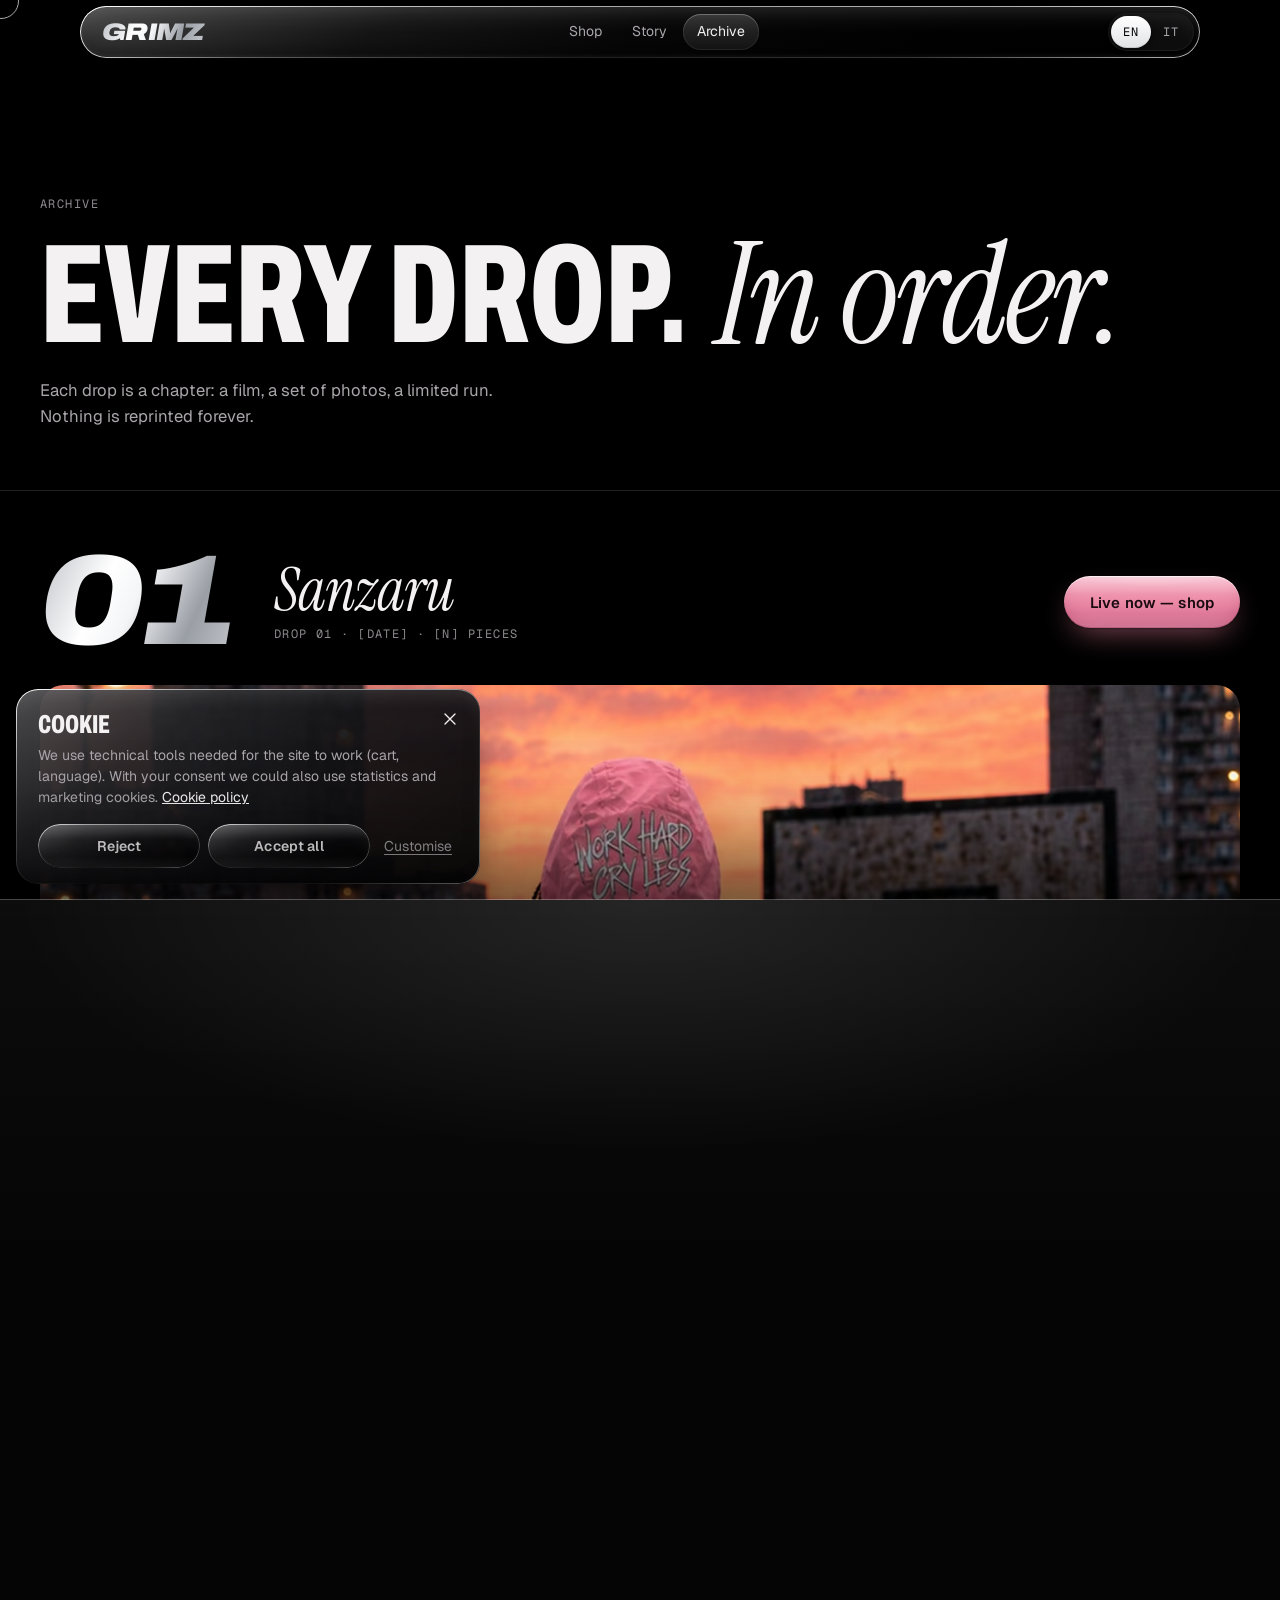
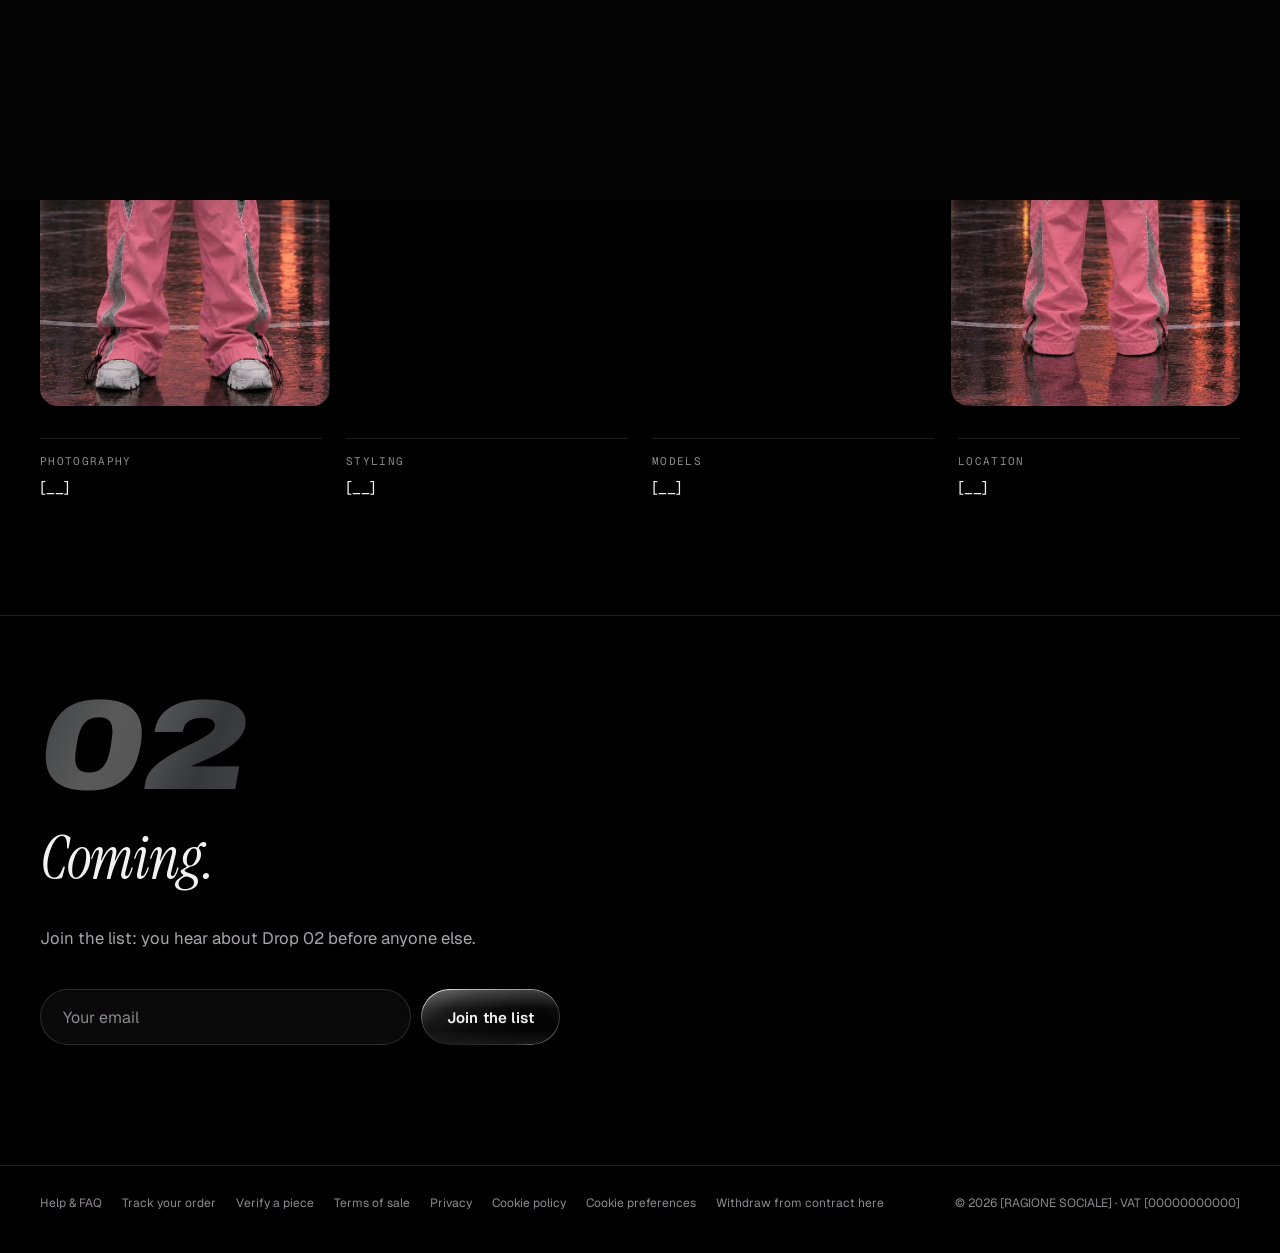
<file: archivio.html>
<!doctype html>
<html lang="en" data-lang="en">
<head>
<meta charset="utf-8">
<meta name="viewport" content="width=device-width, initial-scale=1, viewport-fit=cover">
<title>Archive — GRIMZ</title>
<meta name="description" content="Every GRIMZ drop, in order: campaign films, photos and limited runs.">
<meta name="theme-color" content="#000000">
<meta property="og:title" content="Archive — GRIMZ">
<meta property="og:image" content="assets/media/og-grimz.jpg">
<link rel="icon" href="data:image/svg+xml,%3Csvg xmlns='http://www.w3.org/2000/svg' viewBox='0 0 64 64'%3E%3Crect width='64' height='64' rx='14' fill='%23E8809C'/%3E%3Ctext x='50%25' y='56%25' text-anchor='middle' dominant-baseline='middle' font-family='Arial Black,Arial' font-weight='900' font-style='italic' font-size='40' fill='%230B0B0C'%3EG%3C/text%3E%3C/svg%3E">
<link rel="preconnect" href="https://fonts.googleapis.com">
<link rel="preconnect" href="https://fonts.gstatic.com" crossorigin>
<link rel="preload" as="style" href="https://fonts.googleapis.com/css2?family=Archivo:ital,wdth,wght@0,62..125,400..900;1,62..125,400..900&amp;family=Geist:wght@300..700&amp;family=Instrument+Serif:ital@0;1&amp;family=Geist+Mono:wght@400..600&amp;display=swap" onload="this.onload=null;this.rel='stylesheet'">
<noscript><link rel="stylesheet" href="https://fonts.googleapis.com/css2?family=Archivo:ital,wdth,wght@0,62..125,400..900;1,62..125,400..900&amp;family=Geist:wght@300..700&amp;family=Instrument+Serif:ital@0;1&amp;family=Geist+Mono:wght@400..600&amp;display=swap"></noscript>
<link rel="stylesheet" href="assets/css/style.css">
<script>(function(){try{var q=new URLSearchParams(location.search).get('lang');var l=q==='it'||q==='en'?q:JSON.parse(localStorage.getItem('grimz:lang')||'null');if(!l)l=(navigator.language||'en').toLowerCase().indexOf('it')===0?'it':'en';document.documentElement.setAttribute('data-lang',l);document.documentElement.lang=l;if(sessionStorage.getItem('grimz:veil')){sessionStorage.removeItem('grimz:veil');document.documentElement.classList.add('veil-in');}}catch(e){}})();</script>
</head>
<body>
<div class="page sub">
<header class="legal-nav">
  <div class="wrap">
    <a class="logo" href="index.html" aria-label="GRIMZ — home">GRIMZ</a>
    <nav class="story-nav" aria-label="Main"><a href="index.html#shop"><span class="en">Shop</span><span class="it">Shop</span></a><a href="storia.html"><span class="en">Story</span><span class="it">Storia</span></a><a href="archivio.html" aria-current="page"><span class="en">Archive</span><span class="it">Archivio</span></a></nav>
    <div class="lang" role="group" aria-label="Language"><button type="button" data-lang-btn="en" aria-pressed="true">EN</button><button type="button" data-lang-btn="it" aria-pressed="false">IT</button></div>
  </div>
</header>
<main class="ar">
  <section class="ar-hero wrap">
    <p class="mono eye"><span class="en">Archive</span><span class="it">Archivio</span></p>
    <h1 class="st-title"><span class="st-a"><span class="en">Every drop.</span><span class="it">Ogni drop.</span></span> <span class="st-b"><span class="en">In order.</span><span class="it">In ordine.</span></span></h1>
    <p class="lead"><span class="en">Each drop is a chapter: a film, a set of photos, a limited run. Nothing is reprinted forever.</span><span class="it">Ogni drop è un capitolo: un film, una serie di foto, una tiratura limitata. Niente viene ristampato all’infinito.</span></p>
  </section>

  <section class="ar-drop wrap">
    <header class="ar-head" data-reveal>
      <p class="ar-no">01</p>
      <div>
        <h2 class="st-h">Sanzaru</h2>
        <p class="mono eye"><span class="en">Drop 01 · [DATE] · [N] pieces</span><span class="it">Drop 01 · [DATA] · [N] pezzi</span></p>
      </div>
      <a class="btn btn-pink" href="index.html#shop" data-drop-cta><span class="en">Live now — shop</span><span class="it">Online ora — acquista</span></a>
    </header>
    <figure class="ar-wide" data-reveal data-curtain><picture><source srcset="assets/media/ar-wide.avif" type="image/avif"><img src="assets/media/ar-wide.webp" width="1600" height="900" loading="lazy" decoding="async" data-parallax data-i18n-attr="alt" data-en="Drop 01 at sunset, between the buildings" data-it="Drop 01 al tramonto, tra i palazzi" alt="Drop 01 at sunset, between the buildings" data-lq="[data-uri]"></picture></figure>
    <div class="ar-grid"><figure class="ar-ph ar-tall" data-reveal data-curtain><picture><source srcset="assets/media/court-front.avif" type="image/avif"><img src="assets/media/court-front.webp" width="1024" height="1536" loading="lazy" decoding="async" alt="GRIMZ Drop 01 at sunset, front" data-lq="[data-uri]"></picture></figure><figure class="ar-ph" data-reveal data-curtain><picture><img src="assets/media/set-front.webp" width="1024" height="1536" loading="lazy" decoding="async" alt="GRIMZ Sanzaru track set, front" data-lq="[data-uri]"></picture></figure><figure class="ar-ph" data-reveal data-curtain><picture><img src="assets/media/set-side.webp" width="1024" height="1536" loading="lazy" decoding="async" alt="GRIMZ Sanzaru track set, side" data-lq="[data-uri]"></picture></figure><figure class="ar-ph ar-tall" data-reveal data-curtain><picture><source srcset="assets/media/court-back.avif" type="image/avif"><img src="assets/media/court-back.webp" width="1024" height="1536" loading="lazy" decoding="async" alt="GRIMZ Drop 01 at sunset, back" data-lq="[data-uri]"></picture></figure><figure class="ar-ph" data-reveal data-curtain><picture><source srcset="assets/media/jacket-back.avif" type="image/avif"><img src="assets/media/jacket-back.webp" width="1024" height="1536" loading="lazy" decoding="async" alt="GRIMZ Sanzaru jacket, the three monkeys" data-lq="[data-uri]"></picture></figure><figure class="ar-ph" data-reveal data-curtain><picture><img src="assets/media/set-back.webp" width="1024" height="1536" loading="lazy" decoding="async" alt="GRIMZ Sanzaru track set, back" data-lq="[data-uri]"></picture></figure></div>
    <dl class="ar-credits" data-reveal>
      <div><dt><span class="en">Photography</span><span class="it">Fotografia</span></dt><dd>[__]</dd></div>
      <div><dt>Styling</dt><dd>[__]</dd></div>
      <div><dt><span class="en">Models</span><span class="it">Modelli</span></dt><dd>[__]</dd></div>
      <div><dt><span class="en">Location</span><span class="it">Location</span></dt><dd>[__]</dd></div>
    </dl>
  </section>

  <section class="ar-next wrap" data-reveal>
    <p class="ar-no ar-no-dim">02</p>
    <h2 class="st-h"><span class="en">Coming.</span><span class="it">In arrivo.</span></h2>
    <p class="lead"><span class="en">Join the list: you hear about Drop 02 before anyone else.</span><span class="it">Entra in lista: saprai del Drop 02 prima di tutti.</span></p>
    <form class="news-form st-form" data-waitlist novalidate>
      <label class="sr" for="ar-email">Email</label>
      <input id="ar-email" type="email" autocomplete="email" required data-i18n-attr="placeholder" data-en="Your email" data-it="La tua email" placeholder="Your email">
      <button class="btn btn-line" type="submit"><span class="en">Join the list</span><span class="it">Entra in lista</span></button>
    </form>
    <p class="news-ok" data-waitlist-ok hidden><span class="en">You’re on the list.</span><span class="it">Sei in lista.</span></p>
  </section>
</main>
<footer class="legal-foot">
  <div class="wrap">
    <nav aria-label="Legal">
      <a href="faq.html"><span class="en">Help &amp; FAQ</span><span class="it">Assistenza e FAQ</span></a>
      <a href="ordini.html"><span class="en">Track your order</span><span class="it">Traccia l’ordine</span></a>
      <a href="verifica.html"><span class="en">Verify a piece</span><span class="it">Verifica un pezzo</span></a>
      <a href="termini.html"><span class="en">Terms of sale</span><span class="it">Condizioni di vendita</span></a>
      <a href="privacy.html">Privacy</a>
      <a href="cookie.html">Cookie policy</a>
      <a href="#" data-open-consent><span class="en">Cookie preferences</span><span class="it">Preferenze cookie</span></a>
      <a href="recesso.html"><span class="en">Withdraw from contract here</span><span class="it">Recedi dal contratto qui</span></a>
    </nav>
    <p>© 2026 [RAGIONE SOCIALE] · <span class="en">VAT</span><span class="it">P.IVA</span> [00000000000]</p>
  </div>
</footer>
</div>
<script src="assets/js/site.js" defer></script>
<script src="assets/js/pages.js" defer></script>
</body>
</html>
</file>
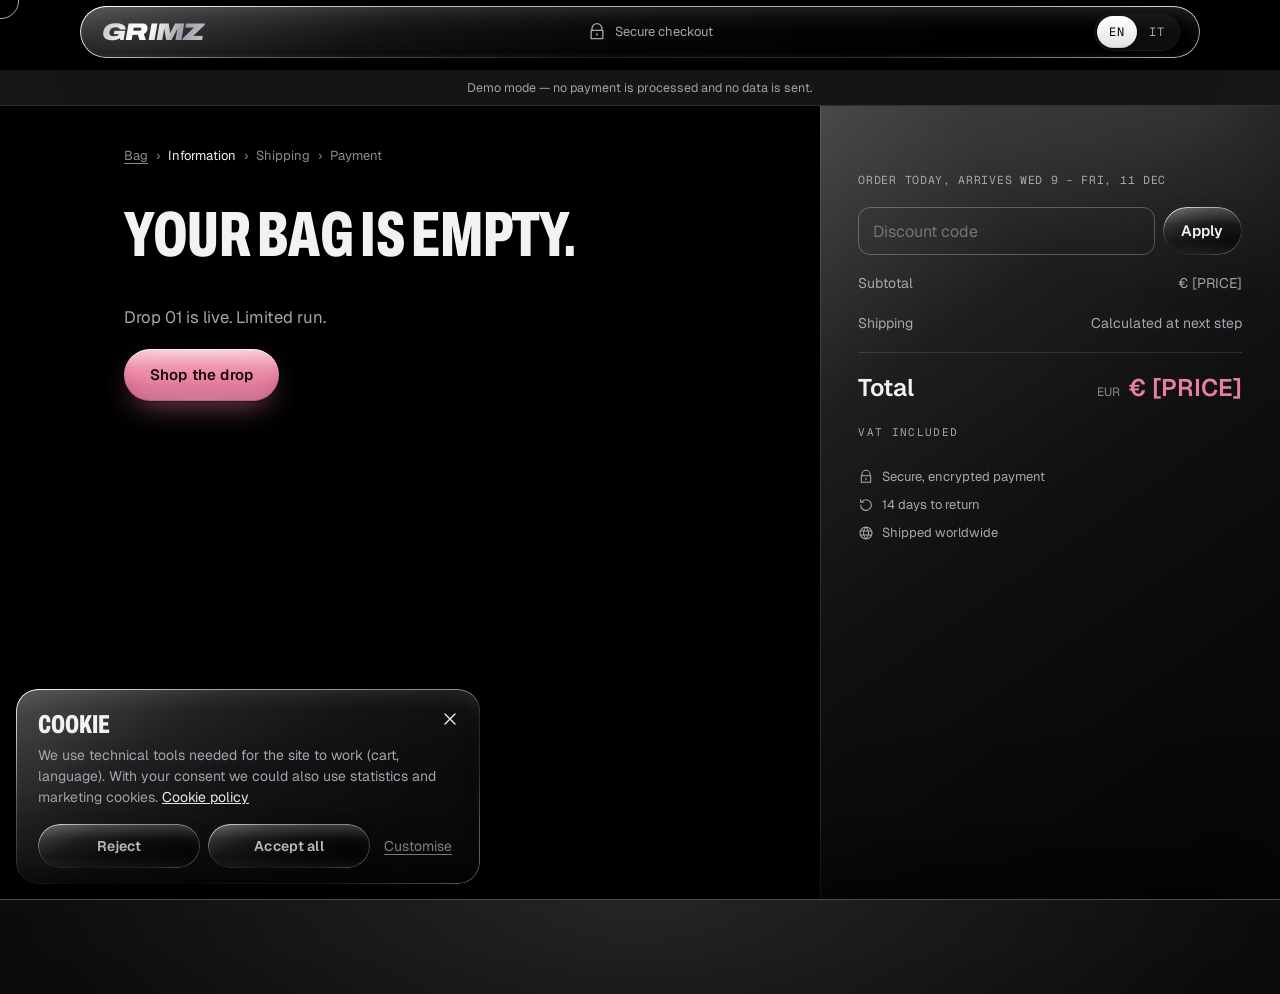
<file: checkout.html>
<!doctype html>
<html lang="en" data-lang="en">
<head>
<meta charset="utf-8">
<meta name="viewport" content="width=device-width, initial-scale=1, viewport-fit=cover">
<title>Checkout — GRIMZ</title>
<meta name="robots" content="noindex">
<meta name="theme-color" content="#000000">
<link rel="icon" href="data:image/svg+xml,%3Csvg xmlns='http://www.w3.org/2000/svg' viewBox='0 0 64 64'%3E%3Crect width='64' height='64' rx='14' fill='%23E8809C'/%3E%3Ctext x='50%25' y='56%25' text-anchor='middle' dominant-baseline='middle' font-family='Arial Black,Arial' font-weight='900' font-style='italic' font-size='40' fill='%230B0B0C'%3EG%3C/text%3E%3C/svg%3E">
<link rel="preconnect" href="https://fonts.googleapis.com">
<link rel="preconnect" href="https://fonts.gstatic.com" crossorigin>
<link rel="preload" as="style" href="https://fonts.googleapis.com/css2?family=Archivo:ital,wdth,wght@0,62..125,400..900;1,62..125,400..900&amp;family=Geist:wght@300..700&amp;family=Geist+Mono:wght@400..600&amp;display=swap" onload="this.onload=null;this.rel='stylesheet'">
<noscript><link rel="stylesheet" href="https://fonts.googleapis.com/css2?family=Archivo:ital,wdth,wght@0,62..125,400..900;1,62..125,400..900&amp;family=Geist:wght@300..700&amp;family=Geist+Mono:wght@400..600&amp;display=swap"></noscript>
<link rel="stylesheet" href="assets/css/style.css">
<script>
  (function () {
    try {
      var q = new URLSearchParams(location.search).get('lang');
      var l = q === 'it' || q === 'en' ? q : JSON.parse(localStorage.getItem('grimz:lang') || 'null');
      if (!l) l = (navigator.language || 'en').toLowerCase().indexOf('it') === 0 ? 'it' : 'en';
      document.documentElement.setAttribute('data-lang', l);
      document.documentElement.lang = l;
      if(sessionStorage.getItem('grimz:veil')){sessionStorage.removeItem('grimz:veil');document.documentElement.classList.add('veil-in');}
    } catch (e) {}
  })();
</script>
</head>
<body>
<div class="page">

<header class="co-head">
  <div class="wrap">
    <a class="logo" href="index.html" aria-label="GRIMZ — home">GRIMZ</a>
    <p class="co-secure"><svg class="ic" viewBox="0 0 24 24" aria-hidden="true"><path d="M6 10V8a6 6 0 0 1 12 0v2 M5 10h14v10H5z M12 14v2"/></svg><span class="en">Secure checkout</span><span class="it">Checkout sicuro</span></p>
    <div class="lang" role="group" aria-label="Language">
      <button type="button" data-lang-btn="en" aria-pressed="true">EN</button>
      <button type="button" data-lang-btn="it" aria-pressed="false">IT</button>
    </div>
  </div>
</header>
<!-- TODO: remove this bar once Stripe / Shopify checkout is connected -->
<p class="demo-bar"><span class="en">Demo mode — no payment is processed and no data is sent.</span><span class="it">Modalità demo — nessun pagamento viene elaborato e nessun dato viene inviato.</span></p>

<div class="co">
  <main class="co-main">
    <nav class="crumbs" aria-label="Checkout steps">
      <a href="index.html#shop"><span class="en">Bag</span><span class="it">Borsa</span></a>
      <span aria-hidden="true">›</span><span data-crumb="contact" class="on"><span class="en">Information</span><span class="it">Informazioni</span></span>
      <span aria-hidden="true">›</span><span data-crumb="ship"><span class="en">Shipping</span><span class="it">Spedizione</span></span>
      <span aria-hidden="true">›</span><span data-crumb="pay"><span class="en">Payment</span><span class="it">Pagamento</span></span>
    </nav>

    <!-- ============ FLOW ============ -->
    <div data-flow>
      <h1 class="disp co-title">Checkout</h1>
      <p class="mono eye"><span class="en">Express checkout</span><span class="it">Pagamento rapido</span></p>
      <div class="co-express" style="margin-top:10px">
        <button type="button" class="xp" data-express>Apple Pay</button>
        <button type="button" class="xp" data-express>Google Pay</button>
        <button type="button" class="xp" data-express>PayPal</button>
      </div>
      <p class="test-hint" data-xp-note hidden style="margin-top:10px"><span class="en">Demo: express payments go live when Stripe / PayPal are connected.</span><span class="it">Demo: i pagamenti rapidi si attivano quando colleghi Stripe / PayPal.</span></p>
      <div class="or"><span class="en">or pay below</span><span class="it">oppure paga qui sotto</span></div>

      <form data-checkout novalidate>
        <!-- 01 CONTACT -->
        <section class="step" data-step="contact" data-state="active">
          <div class="step-h">
            <h2 class="disp"><span class="step-n">01</span><span class="en">Contact</span><span class="it">Contatto</span></h2>
            <button type="button" class="step-edit" data-edit="contact"><span class="en">Edit</span><span class="it">Modifica</span></button>
          </div>
          <p class="step-sum" data-sum="contact"></p>
          <div class="step-body">
            <label class="fld"><span>Email</span><input type="email" name="email" autocomplete="email" required></label>
            <label class="chk"><input type="checkbox" name="news"><span><span class="en">Email me about the next drop (optional)</span><span class="it">Avvisami del prossimo drop via email (facoltativo)</span></span></label>
            <button type="button" class="btn btn-line" data-next="contact"><span class="en">Continue to shipping</span><span class="it">Continua alla spedizione</span></button>
          </div>
        </section>

        <!-- 02 ADDRESS -->
        <section class="step" data-step="address" data-state="locked">
          <div class="step-h">
            <h2 class="disp"><span class="step-n">02</span><span class="en">Shipping address</span><span class="it">Indirizzo di spedizione</span></h2>
            <button type="button" class="step-edit" data-edit="address"><span class="en">Edit</span><span class="it">Modifica</span></button>
          </div>
          <p class="step-sum" data-sum="address"></p>
          <div class="step-body">
            <label class="fld"><span><span class="en">Country / region</span><span class="it">Paese / regione</span></span><select name="country" autocomplete="country" required data-countries></select></label>
            <div class="f-row">
              <label class="fld"><span><span class="en">First name</span><span class="it">Nome</span></span><input name="first" autocomplete="given-name" required></label>
              <label class="fld"><span><span class="en">Last name</span><span class="it">Cognome</span></span><input name="last" autocomplete="family-name" required></label>
            </div>
            <label class="fld"><span><span class="en">Address</span><span class="it">Indirizzo</span></span><input name="address" autocomplete="address-line1" required></label>
            <label class="fld"><span><span class="en">Apartment, suite, etc. (optional)</span><span class="it">Interno, scala, ecc. (facoltativo)</span></span><input name="apt" autocomplete="address-line2"></label>
            <div class="f-row three">
              <label class="fld"><span><span class="en">Postal code</span><span class="it">CAP</span></span><input name="zip" autocomplete="postal-code" required></label>
              <label class="fld"><span><span class="en">City</span><span class="it">Città</span></span><input name="city" autocomplete="address-level2" required></label>
              <label class="fld"><span><span class="en">Province / state</span><span class="it">Provincia / stato</span></span><input name="prov" autocomplete="address-level1"></label>
            </div>
            <label class="fld"><span><span class="en">Phone (for the courier, optional)</span><span class="it">Telefono (per il corriere, facoltativo)</span></span><input type="tel" name="phone" autocomplete="tel"></label>
            <button type="button" class="btn btn-line" data-next="address"><span class="en">Continue to shipping method</span><span class="it">Continua al metodo di spedizione</span></button>
          </div>
        </section>

        <!-- 03 SHIPPING METHOD -->
        <section class="step" data-step="ship" data-state="locked">
          <div class="step-h">
            <h2 class="disp"><span class="step-n">03</span><span class="en">Shipping method</span><span class="it">Metodo di spedizione</span></h2>
            <button type="button" class="step-edit" data-edit="ship"><span class="en">Edit</span><span class="it">Modifica</span></button>
          </div>
          <p class="step-sum" data-sum="ship"></p>
          <div class="step-body">
            <div data-ship-opts style="display:flex;flex-direction:column;gap:10px"></div>
            <button type="button" class="btn btn-line" data-next="ship"><span class="en">Continue to payment</span><span class="it">Continua al pagamento</span></button>
          </div>
        </section>

        <!-- 04 PAYMENT -->
        <section class="step" data-step="pay" data-state="locked">
          <div class="step-h">
            <h2 class="disp"><span class="step-n">04</span><span class="en">Payment</span><span class="it">Pagamento</span></h2>
          </div>
          <div class="step-body">
            <p class="mute" style="font-size:14px"><span class="en">All transactions are secure and encrypted.</span><span class="it">Tutte le transazioni sono sicure e criptate.</span></p>
            <div class="pay-tabs" role="tablist">
              <button type="button" class="pay-tab on" role="tab" aria-selected="true" data-pay-tab="card"><span class="en">Card</span><span class="it">Carta</span></button>
              <button type="button" class="pay-tab" role="tab" aria-selected="false" data-pay-tab="paypal">PayPal</button>
            </div>
            <!-- TODO: in production replace these fields with Stripe Payment Element (card data never touches your server) -->
            <div class="card-box" data-pay-panel="card">
              <label class="fld"><span><span class="en">Card number</span><span class="it">Numero carta</span></span><input name="cc" inputmode="numeric" autocomplete="off" placeholder="1234 1234 1234 1234" maxlength="23"></label>
              <div class="f-row">
                <label class="fld"><span><span class="en">Expiry (MM / YY)</span><span class="it">Scadenza (MM / AA)</span></span><input name="exp" inputmode="numeric" autocomplete="off" placeholder="MM / YY" maxlength="7"></label>
                <label class="fld"><span><span class="en">Security code</span><span class="it">Codice di sicurezza</span></span><input name="cvc" inputmode="numeric" autocomplete="off" placeholder="CVC" maxlength="4"></label>
              </div>
              <label class="fld"><span><span class="en">Name on card</span><span class="it">Nome sulla carta</span></span><input name="ccname" autocomplete="off"></label>
              <p class="test-hint"><span class="en">Demo: use test card 4242 4242 4242 4242, any future date, any CVC.</span><span class="it">Demo: usa la carta di prova 4242 4242 4242 4242, una data futura e un CVC qualsiasi.</span></p>
            </div>
            <div class="card-box" data-pay-panel="paypal" hidden>
              <p class="mute"><span class="en">After “Pay now” you will be redirected to PayPal to complete the purchase securely.</span><span class="it">Dopo “Paga ora” verrai indirizzato a PayPal per completare l’acquisto in modo sicuro.</span></p>
            </div>
            <label class="chk"><input type="checkbox" name="billsame" checked><span><span class="en">Billing address same as shipping</span><span class="it">Indirizzo di fatturazione uguale a quello di spedizione</span></span></label>
            <label class="chk" data-terms-row><input type="checkbox" name="terms"><span><span class="en">I have read and accept the <a href="termini.html" target="_blank" rel="noopener">terms of sale</a> and the <a href="privacy.html" target="_blank" rel="noopener">privacy policy</a>.</span><span class="it">Ho letto e accetto le <a href="termini.html" target="_blank" rel="noopener">condizioni di vendita</a> e l’<a href="privacy.html" target="_blank" rel="noopener">informativa privacy</a>.</span></span></label>
            <button type="submit" class="btn btn-pink btn-block btn-xl"><span class="en">Pay now</span><span class="it">Paga ora</span> · <span data-pay-total>€ [PRICE]</span></button>
            <p class="co-legal"><span class="en">You can withdraw within 14 days of delivery without giving a reason — <a href="recesso.html">withdraw from contract here</a>.</span><span class="it">Puoi recedere entro 14 giorni dalla consegna senza dover dare spiegazioni — <a href="recesso.html">recedi dal contratto qui</a>.</span></p>
          </div>
        </section>
      </form>
    </div>

    <!-- ============ CONFIRMATION ============ -->
    <div data-done hidden></div>

    <!-- ============ EMPTY CART ============ -->
    <div class="co-empty" data-empty hidden>
      <h1 class="disp co-title"><span class="en">Your bag is empty.</span><span class="it">La tua borsa è vuota.</span></h1>
      <p class="lead"><span class="en">Drop 01 is live. Limited run.</span><span class="it">Il Drop 01 è online. Tiratura limitata.</span></p>
      <a class="btn btn-pink" href="index.html#shop"><span class="en">Shop the drop</span><span class="it">Acquista il drop</span></a>
    </div>
  </main>

  <!-- ============ ORDER SUMMARY ============ -->
  <aside class="co-aside" data-collapsed="1" aria-label="Order summary">
    <div class="co-aside-in">
      <button type="button" class="sum-toggle" data-sum-toggle aria-expanded="false">
        <span><span class="en">Show order summary</span><span class="it">Mostra riepilogo ordine</span></span>
        <strong class="buy-price" data-s-total-mini>€ [PRICE]</strong>
      </button>
      <div class="co-aside-body">
        <div class="sum-items" data-sum-items></div>
        <p class="co-gift mono" data-gift-sum hidden></p>
        <p class="eta mono co-eta" data-eta></p>
        <form class="disc" data-disc novalidate>
          <label class="sr" for="g-disc">Discount code</label>
          <input id="g-disc" data-i18n-attr="placeholder" data-en="Discount code" data-it="Codice sconto" placeholder="Discount code">
          <button type="submit" class="btn btn-line"><span class="en">Apply</span><span class="it">Applica</span></button>
        </form>
        <p class="disc-msg" data-disc-msg hidden></p>
        <div class="sum-line"><span><span class="en">Subtotal</span><span class="it">Subtotale</span></span><span data-s-sub>€ [PRICE]</span></div>
        <div class="sum-line" data-s-disc-row hidden><span><span class="en">Discount</span><span class="it">Sconto</span></span><span data-s-disc></span></div>
        <div class="sum-line"><span><span class="en">Shipping</span><span class="it">Spedizione</span></span><span data-s-ship></span></div>
        <div class="sum-total"><span><span class="en">Total</span><span class="it">Totale</span></span><span><small>EUR</small><span class="buy-price" data-s-total>€ [PRICE]</span></span></div>
        <p class="mono mute" style="font-size:11px"><span class="en">VAT included</span><span class="it">IVA inclusa</span></p>
        <ul class="sum-trust">
          <li><svg class="ic" viewBox="0 0 24 24"><path d="M6 10V8a6 6 0 0 1 12 0v2 M5 10h14v10H5z M12 14v2"/></svg><span class="en">Secure, encrypted payment</span><span class="it">Pagamento sicuro e criptato</span></li>
          <li><svg class="ic" viewBox="0 0 24 24"><path d="M4 12a8 8 0 1 0 2.3-5.6 M4 4v4h4"/></svg><span class="en">14 days to return</span><span class="it">14 giorni per il reso</span></li>
          <li><svg class="ic" viewBox="0 0 24 24"><path d="M3 12a9 9 0 1 0 18 0 9 9 0 0 0-18 0Z M3.5 9h17 M3.5 15h17 M12 3c2.5 2.7 3.8 5.7 3.8 9s-1.3 6.3-3.8 9 M12 3C9.5 5.7 8.2 8.7 8.2 12s1.3 6.3 3.8 9"/></svg><span class="en">Shipped worldwide</span><span class="it">Spedizione in tutto il mondo</span></li>
        </ul>
      </div>
    </div>
  </aside>
</div>

<footer class="legal-foot">
  <div class="wrap">
    <nav aria-label="Legal">
      <a href="termini.html"><span class="en">Terms of sale</span><span class="it">Condizioni di vendita</span></a>
      <a href="privacy.html">Privacy</a>
      <a href="cookie.html">Cookie policy</a>
      <a href="recesso.html"><span class="en">Withdraw from contract here</span><span class="it">Recedi dal contratto qui</span></a>
    </nav>
    <p>© 2026 [RAGIONE SOCIALE] · <span class="en">VAT</span><span class="it">P.IVA</span> [00000000000]</p>
  </div>
</footer>

</div>
<script src="assets/js/site.js" defer></script>
<script src="assets/js/checkout.js" defer></script>
</body>
</html>
</file>
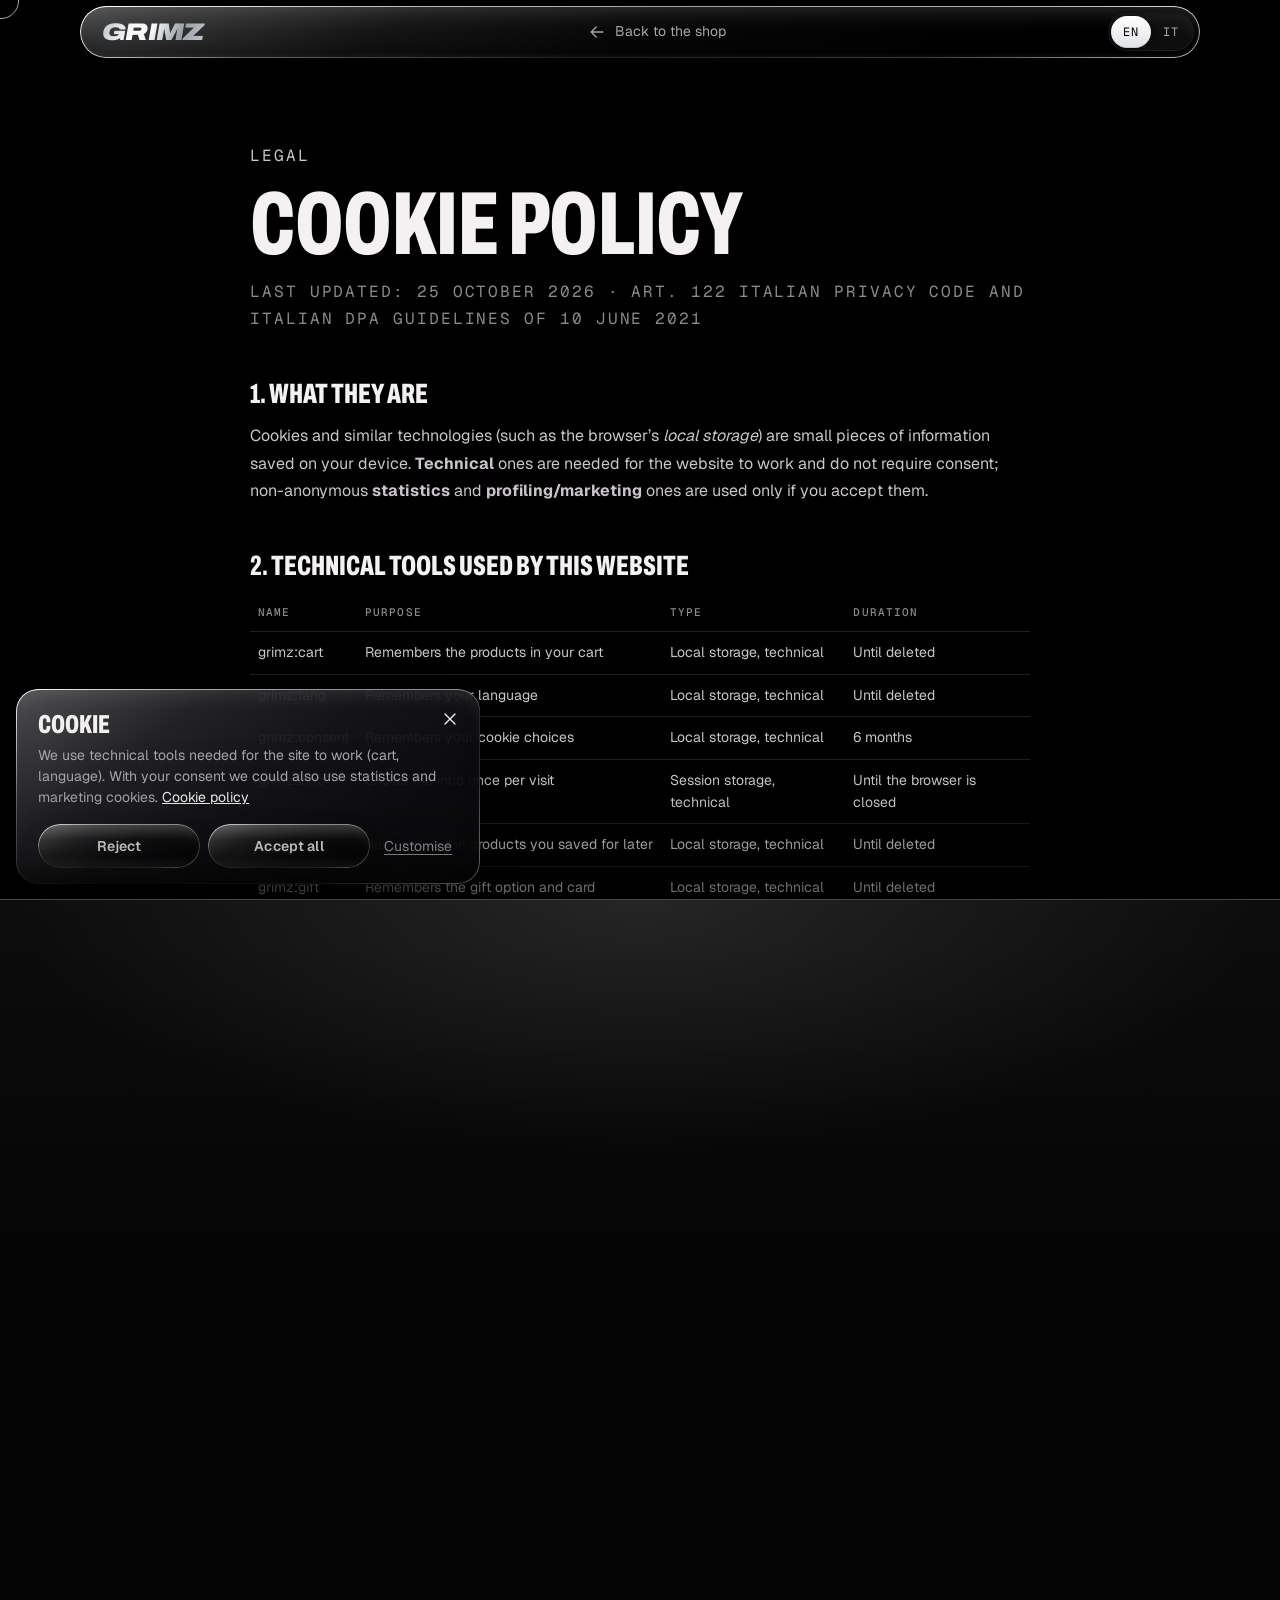
<file: cookie.html>
<!doctype html>
<html lang="en" data-lang="en">
<head>
<meta charset="utf-8">
<meta name="viewport" content="width=device-width, initial-scale=1, viewport-fit=cover">
<title>Cookie policy — GRIMZ</title>
<meta name="theme-color" content="#000000">
<link rel="icon" href="data:image/svg+xml,%3Csvg xmlns='http://www.w3.org/2000/svg' viewBox='0 0 64 64'%3E%3Crect width='64' height='64' rx='14' fill='%23E8809C'/%3E%3Ctext x='50%25' y='56%25' text-anchor='middle' dominant-baseline='middle' font-family='Arial Black,Arial' font-weight='900' font-style='italic' font-size='40' fill='%230B0B0C'%3EG%3C/text%3E%3C/svg%3E">
<link rel="preconnect" href="https://fonts.googleapis.com">
<link rel="preconnect" href="https://fonts.gstatic.com" crossorigin>
<link rel="preload" as="style" href="https://fonts.googleapis.com/css2?family=Archivo:ital,wdth,wght@0,62..125,400..900;1,62..125,400..900&amp;family=Geist:wght@300..700&amp;family=Geist+Mono:wght@400..600&amp;display=swap" onload="this.onload=null;this.rel='stylesheet'">
<noscript><link rel="stylesheet" href="https://fonts.googleapis.com/css2?family=Archivo:ital,wdth,wght@0,62..125,400..900;1,62..125,400..900&amp;family=Geist:wght@300..700&amp;family=Geist+Mono:wght@400..600&amp;display=swap"></noscript>
<link rel="stylesheet" href="assets/css/style.css">
<script>(function(){try{var q=new URLSearchParams(location.search).get('lang');var l=q==='it'||q==='en'?q:JSON.parse(localStorage.getItem('grimz:lang')||'null');if(!l)l=(navigator.language||'en').toLowerCase().indexOf('it')===0?'it':'en';document.documentElement.setAttribute('data-lang',l);document.documentElement.lang=l;if(sessionStorage.getItem('grimz:veil')){sessionStorage.removeItem('grimz:veil');document.documentElement.classList.add('veil-in');}}catch(e){}})();</script>
</head>
<body>
<div class="page">
<header class="legal-nav">
  <div class="wrap">
    <a class="logo" href="index.html" aria-label="GRIMZ — home">GRIMZ</a>
    <a class="back" href="index.html"><svg class="ic" viewBox="0 0 24 24" aria-hidden="true"><path d="M19 12H5M11 6l-6 6 6 6"/></svg><span class="en">Back to the shop</span><span class="it">Torna allo shop</span></a>
    <div class="lang" role="group" aria-label="Language"><button type="button" data-lang-btn="en" aria-pressed="true">EN</button><button type="button" data-lang-btn="it" aria-pressed="false">IT</button></div>
  </div>
</header>

<main class="legal">
  <!-- Template: update the tables whenever you add analytics, pixels or other tools. -->

  <!-- ===================== ITALIANO ===================== -->
  <div class="it">
    <p class="mono eye">Legale</p>
    <h1 class="disp">Cookie policy</h1>
    <p class="upd mono">Ultimo aggiornamento: 25 ottobre 2026 · art. 122 D.Lgs. 196/2003 e Linee guida del Garante del 10 giugno 2021</p>

    <h2>1. Cosa sono</h2>
    <p>I cookie e le tecnologie simili (come il <em>local storage</em> del browser) sono piccole informazioni salvate sul tuo dispositivo. Quelli <strong>tecnici</strong> servono al funzionamento del sito e non richiedono il consenso; quelli <strong>statistici non anonimi</strong> e di <strong>profilazione/marketing</strong> si usano solo se li accetti.</p>

    <h2>2. Strumenti tecnici usati da questo sito</h2>
    <table>
      <thead><tr><th>Nome</th><th>Finalità</th><th>Tipo</th><th>Durata</th></tr></thead>
      <tbody>
        <tr><td>grimz:cart</td><td>Ricorda i prodotti nel carrello</td><td>Local storage, tecnico</td><td>Fino alla cancellazione</td></tr>
        <tr><td>grimz:lang</td><td>Ricorda la lingua scelta</td><td>Local storage, tecnico</td><td>Fino alla cancellazione</td></tr>
        <tr><td>grimz:consent</td><td>Ricorda le tue scelte sui cookie</td><td>Local storage, tecnico</td><td>6 mesi</td></tr>
        <tr><td>grimz:intro</td><td>Mostra l’intro una sola volta per visita</td><td>Session storage, tecnico</td><td>Fino alla chiusura del browser</td></tr>
        <tr><td>grimz:wish</td><td>Ricorda i prodotti che hai salvato per dopo</td><td>Local storage, tecnico</td><td>Fino alla cancellazione</td></tr>
        <tr><td>grimz:gift</td><td>Ricorda l’opzione regalo e il messaggio del biglietto</td><td>Local storage, tecnico</td><td>Fino alla cancellazione</td></tr>
      </tbody>
    </table>

    <h2>3. Servizi di terze parti</h2>
    <ul class="dots">
      <li><strong>Google Fonts</strong> (Google Ireland Ltd): fornisce i caratteri tipografici; non installa cookie ma riceve l’indirizzo IP del visitatore. <a href="https://policies.google.com/privacy" target="_blank" rel="noopener">Privacy di Google</a>.</li>
      <li><strong>Pagamenti</strong> ([STRIPE / PAYPAL]): durante il checkout possono usare cookie tecnici per la sicurezza e la prevenzione delle frodi.</li>
    </ul>

    <h2>4. Cookie statistici e di marketing</h2>
    <p>Al momento il sito <strong>non usa</strong> cookie statistici o di marketing. Se in futuro verranno attivati (es. [STRUMENTO DI ANALISI], [PIXEL PUBBLICITARIO]), saranno caricati solo dopo il tuo consenso e saranno elencati qui.</p>

    <h2>5. Come gestire le tue scelte</h2>
    <p>Al primo accesso un banner ti permette di accettare, rifiutare o personalizzare. Chiudendo il banner con la X continui senza accettare. Puoi cambiare idea in ogni momento da <a href="#" data-open-consent>Preferenze cookie</a>, oppure cancellare i dati del sito dalle impostazioni del browser. Non ti riproporremo il banner prima di 6 mesi, salvo modifiche agli strumenti usati.</p>

    <h2>6. Titolare</h2>
    <p>[RAGIONE SOCIALE], [INDIRIZZO SEDE], [EMAIL PRIVACY]. Per tutti i dettagli sul trattamento dei dati leggi l’<a href="privacy.html">informativa privacy</a>.</p>
  </div>

  <!-- ===================== ENGLISH ===================== -->
  <div class="en">
    <p class="mono eye">Legal</p>
    <h1 class="disp">Cookie policy</h1>
    <p class="upd mono">Last updated: 25 October 2026 · art. 122 Italian Privacy Code and Italian DPA guidelines of 10 June 2021</p>

    <h2>1. What they are</h2>
    <p>Cookies and similar technologies (such as the browser’s <em>local storage</em>) are small pieces of information saved on your device. <strong>Technical</strong> ones are needed for the website to work and do not require consent; non-anonymous <strong>statistics</strong> and <strong>profiling/marketing</strong> ones are used only if you accept them.</p>

    <h2>2. Technical tools used by this website</h2>
    <table>
      <thead><tr><th>Name</th><th>Purpose</th><th>Type</th><th>Duration</th></tr></thead>
      <tbody>
        <tr><td>grimz:cart</td><td>Remembers the products in your cart</td><td>Local storage, technical</td><td>Until deleted</td></tr>
        <tr><td>grimz:lang</td><td>Remembers your language</td><td>Local storage, technical</td><td>Until deleted</td></tr>
        <tr><td>grimz:consent</td><td>Remembers your cookie choices</td><td>Local storage, technical</td><td>6 months</td></tr>
        <tr><td>grimz:intro</td><td>Shows the intro once per visit</td><td>Session storage, technical</td><td>Until the browser is closed</td></tr>
        <tr><td>grimz:wish</td><td>Remembers the products you saved for later</td><td>Local storage, technical</td><td>Until deleted</td></tr>
        <tr><td>grimz:gift</td><td>Remembers the gift option and card message</td><td>Local storage, technical</td><td>Until deleted</td></tr>
      </tbody>
    </table>

    <h2>3. Third-party services</h2>
    <ul class="dots">
      <li><strong>Google Fonts</strong> (Google Ireland Ltd): serves the typefaces; it sets no cookies but receives the visitor’s IP address. <a href="https://policies.google.com/privacy" target="_blank" rel="noopener">Google privacy policy</a>.</li>
      <li><strong>Payments</strong> ([STRIPE / PAYPAL]): during checkout they may use technical cookies for security and fraud prevention.</li>
    </ul>

    <h2>4. Statistics and marketing cookies</h2>
    <p>The website currently <strong>does not use</strong> statistics or marketing cookies. If they are activated in the future (e.g. [ANALYTICS TOOL], [AD PIXEL]), they will load only after your consent and will be listed here.</p>

    <h2>5. Managing your choices</h2>
    <p>On your first visit a banner lets you accept, reject or customise. Closing the banner with the X means continuing without accepting. You can change your mind at any time from <a href="#" data-open-consent>Cookie preferences</a>, or delete the site data from your browser settings. We will not show the banner again for 6 months unless the tools we use change.</p>

    <h2>6. Controller</h2>
    <p>[COMPANY NAME], [ADDRESS], [PRIVACY EMAIL]. For full details read the <a href="privacy.html">privacy policy</a>.</p>
  </div>
</main>

<footer class="legal-foot">
  <div class="wrap">
    <nav aria-label="Legal">
      <a href="termini.html"><span class="en">Terms of sale</span><span class="it">Condizioni di vendita</span></a>
      <a href="privacy.html">Privacy</a>
      <a href="cookie.html">Cookie policy</a>
      <a href="#" data-open-consent><span class="en">Cookie preferences</span><span class="it">Preferenze cookie</span></a>
      <a href="recesso.html"><span class="en">Withdraw from contract here</span><span class="it">Recedi dal contratto qui</span></a>
    </nav>
    <p>© 2026 [RAGIONE SOCIALE] · <span class="en">VAT</span><span class="it">P.IVA</span> [00000000000]</p>
  </div>
</footer>
</div>
<script src="assets/js/site.js" defer></script>
</body>
</html>
</file>
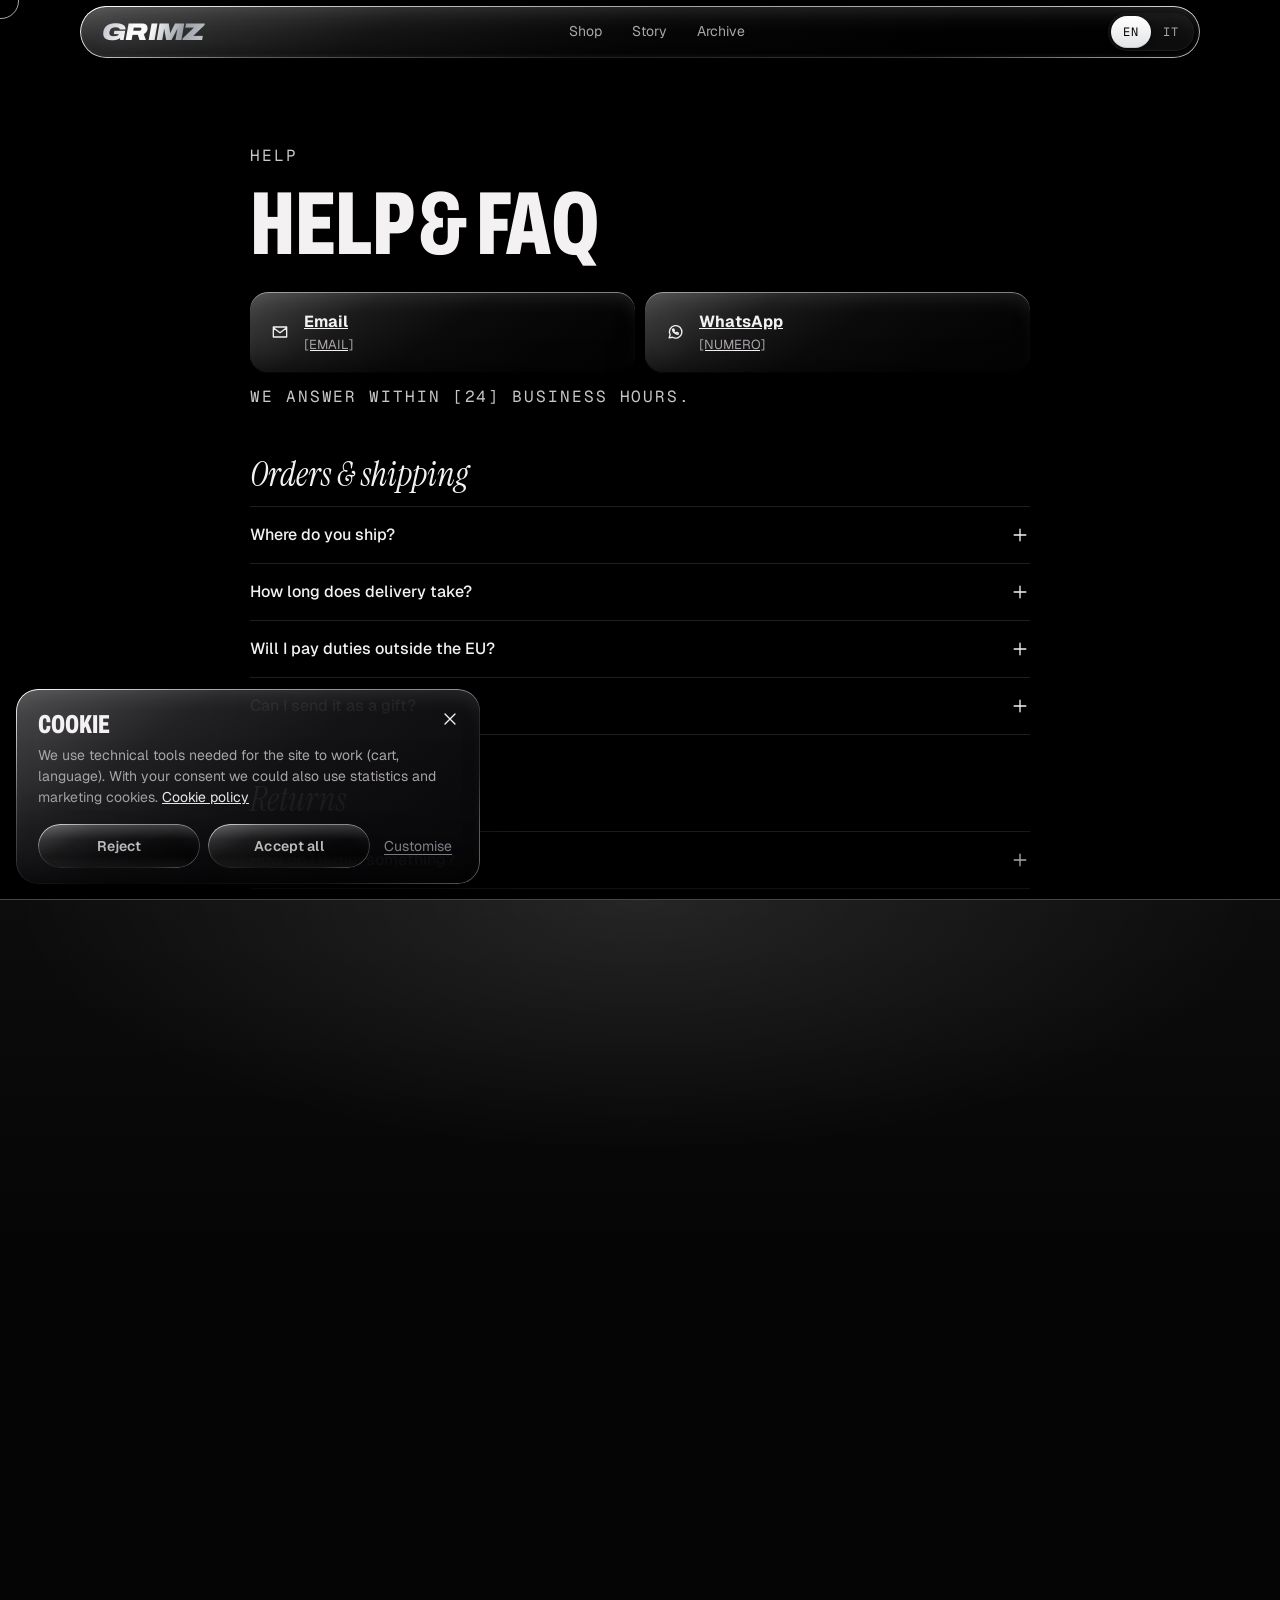
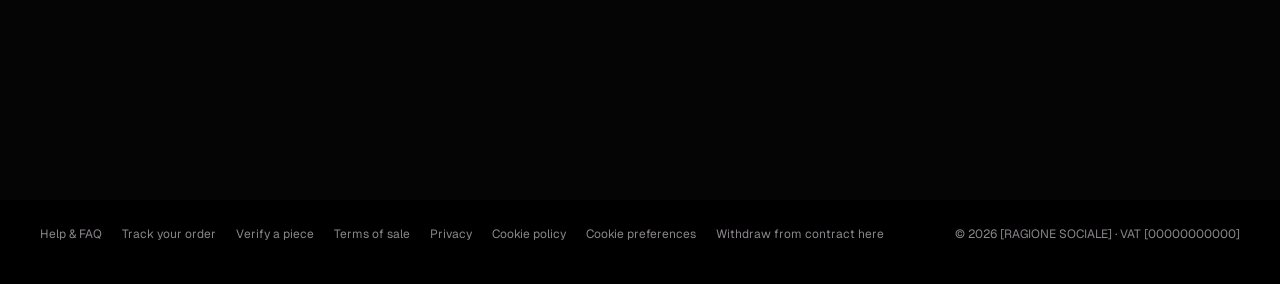
<file: faq.html>
<!doctype html>
<html lang="en" data-lang="en">
<head>
<meta charset="utf-8">
<meta name="viewport" content="width=device-width, initial-scale=1, viewport-fit=cover">
<title>Help & FAQ — GRIMZ</title>
<meta name="description" content="Shipping, duties, returns, sizes, care, payments and authenticity: everything about your GRIMZ order.">
<meta name="theme-color" content="#000000">
<meta property="og:title" content="Help & FAQ — GRIMZ">
<meta property="og:image" content="assets/media/og-grimz.jpg">
<link rel="icon" href="data:image/svg+xml,%3Csvg xmlns='http://www.w3.org/2000/svg' viewBox='0 0 64 64'%3E%3Crect width='64' height='64' rx='14' fill='%23E8809C'/%3E%3Ctext x='50%25' y='56%25' text-anchor='middle' dominant-baseline='middle' font-family='Arial Black,Arial' font-weight='900' font-style='italic' font-size='40' fill='%230B0B0C'%3EG%3C/text%3E%3C/svg%3E">
<link rel="preconnect" href="https://fonts.googleapis.com">
<link rel="preconnect" href="https://fonts.gstatic.com" crossorigin>
<link rel="preload" as="style" href="https://fonts.googleapis.com/css2?family=Archivo:ital,wdth,wght@0,62..125,400..900;1,62..125,400..900&amp;family=Geist:wght@300..700&amp;family=Instrument+Serif:ital@0;1&amp;family=Geist+Mono:wght@400..600&amp;display=swap" onload="this.onload=null;this.rel='stylesheet'">
<noscript><link rel="stylesheet" href="https://fonts.googleapis.com/css2?family=Archivo:ital,wdth,wght@0,62..125,400..900;1,62..125,400..900&amp;family=Geist:wght@300..700&amp;family=Instrument+Serif:ital@0;1&amp;family=Geist+Mono:wght@400..600&amp;display=swap"></noscript>
<link rel="stylesheet" href="assets/css/style.css">
<script>(function(){try{var q=new URLSearchParams(location.search).get('lang');var l=q==='it'||q==='en'?q:JSON.parse(localStorage.getItem('grimz:lang')||'null');if(!l)l=(navigator.language||'en').toLowerCase().indexOf('it')===0?'it':'en';document.documentElement.setAttribute('data-lang',l);document.documentElement.lang=l;if(sessionStorage.getItem('grimz:veil')){sessionStorage.removeItem('grimz:veil');document.documentElement.classList.add('veil-in');}}catch(e){}})();</script>
</head>
<body>
<div class="page sub">
<header class="legal-nav">
  <div class="wrap">
    <a class="logo" href="index.html" aria-label="GRIMZ — home">GRIMZ</a>
    <nav class="story-nav" aria-label="Main"><a href="index.html#shop"><span class="en">Shop</span><span class="it">Shop</span></a><a href="storia.html"><span class="en">Story</span><span class="it">Storia</span></a><a href="archivio.html"><span class="en">Archive</span><span class="it">Archivio</span></a></nav>
    <div class="lang" role="group" aria-label="Language"><button type="button" data-lang-btn="en" aria-pressed="true">EN</button><button type="button" data-lang-btn="it" aria-pressed="false">IT</button></div>
  </div>
</header>
<main class="legal faq">
  <p class="mono eye"><span class="en">Help</span><span class="it">Assistenza</span></p>
  <h1 class="disp"><span class="en">Help &amp; FAQ</span><span class="it">Assistenza e FAQ</span></h1>
  <div class="faq-contact">
    <a class="faq-c" href="mailto:[EMAIL]"><svg class="ic" viewBox="0 0 24 24" aria-hidden="true"><path d="M4 6h16v12H4z M4 7l8 6 8-6"/></svg><span><b>Email</b><small>[EMAIL]</small></span></a>
    <a class="faq-c" href="#" data-whatsapp><svg class="ic" viewBox="0 0 24 24" aria-hidden="true"><path d="M5 19l1.2-3.6A7.5 7.5 0 1 1 9 18.3L5 19Z M9.5 9.5c.3 1.6 1.9 3.4 3.6 4l1.2-1.1 1.7.9-.4 1.5c-3 .2-6.4-3-6.6-6l1.5-.4.8 1.7-1 .9"/></svg><span><b>WhatsApp</b><small data-whatsapp-label>[NUMERO]</small></span></a>
    <p class="mono faq-sla"><span class="en">We answer within [24] business hours.</span><span class="it">Rispondiamo entro [24] ore lavorative.</span></p>
  </div>
  <section class="faq-g" data-reveal><h2 class="faq-h"><span class="en">Orders &amp; shipping</span><span class="it">Ordini e spedizioni</span></h2><div class="acc"><details><summary><span><span class="en">Where do you ship?</span><span class="it">Dove spedite?</span></span><svg class="ic" viewBox="0 0 24 24"><path d="M12 5v14M5 12h14"/></svg></summary><div class="acc-b"><p class="en">Worldwide. Shipping options and costs are shown at checkout, before you pay.</p><p class="it">In tutto il mondo. Opzioni e costi di spedizione sono indicati al checkout, prima di pagare.</p></div></details><details><summary><span><span class="en">How long does delivery take?</span><span class="it">Quanto ci mette ad arrivare?</span></span><svg class="ic" viewBox="0 0 24 24"><path d="M12 5v14M5 12h14"/></svg></summary><div class="acc-b"><p class="en">Standard 2–4 business days, express 1–2 business days (provisional times). The bag shows the estimated date before you order.</p><p class="it">Standard 2–4 giorni lavorativi, express 1–2 giorni lavorativi (tempi provvisori). La borsa ti mostra la data stimata prima di ordinare.</p></div></details><details><summary><span><span class="en">Will I pay duties outside the EU?</span><span class="it">Pago dazi fuori dall’UE?</span></span><svg class="ic" viewBox="0 0 24 24"><path d="M12 5v14M5 12h14"/></svg></summary><div class="acc-b"><p class="en">For shipments outside the European Union, duties, taxes and customs charges of the destination country may apply and are paid by the buyer, unless stated otherwise at checkout.</p><p class="it">Per le spedizioni fuori dall’Unione europea possono essere dovuti dazi, imposte e oneri doganali del Paese di destinazione, a carico dell’acquirente salvo diversa indicazione al checkout.</p></div></details><details><summary><span><span class="en">Can I send it as a gift?</span><span class="it">Posso spedirlo come regalo?</span></span><svg class="ic" viewBox="0 0 24 24"><path d="M12 5v14M5 12h14"/></svg></summary><div class="acc-b"><p class="en">Yes: tick “This is a gift” in the bag. No prices on the packing slip, and you can add a message for the card.</p><p class="it">Sì: spunta “È un regalo” nella borsa. Nessun prezzo nel documento di spedizione e puoi aggiungere un messaggio per il biglietto.</p></div></details></div></section><section class="faq-g" data-reveal><h2 class="faq-h"><span class="en">Returns</span><span class="it">Resi e recesso</span></h2><div class="acc"><details><summary><span><span class="en">How do I return something?</span><span class="it">Come faccio un reso?</span></span><svg class="ic" viewBox="0 0 24 24"><path d="M12 5v14M5 12h14"/></svg></summary><div class="acc-b"><p class="en">You have 14 days from delivery to withdraw, without giving a reason. Use the online form <a href="recesso.html">Withdraw from contract here</a>: you receive a confirmation with date and time.</p><p class="it">Hai 14 giorni dalla consegna per recedere, senza dare spiegazioni. Usa il modulo online <a href="recesso.html">Recedi dal contratto qui</a>: ricevi una conferma con data e ora.</p></div></details><details><summary><span><span class="en">When do I get my refund?</span><span class="it">Quando ricevo il rimborso?</span></span><svg class="ic" viewBox="0 0 24 24"><path d="M12 5v14M5 12h14"/></svg></summary><div class="acc-b"><p class="en">Within 14 days of your withdrawal, with the same payment method. Full details in the <a href="termini.html">terms of sale</a>.</p><p class="it">Entro 14 giorni dal recesso, con lo stesso metodo di pagamento. Tutti i dettagli nelle <a href="termini.html">condizioni di vendita</a>.</p></div></details></div></section><section class="faq-g" data-reveal><h2 class="faq-h"><span class="en">Sizes &amp; fit</span><span class="it">Taglie e vestibilità</span></h2><div class="acc"><details><summary><span><span class="en">How does it fit?</span><span class="it">Come veste?</span></span><svg class="ic" viewBox="0 0 24 24"><path d="M12 5v14M5 12h14"/></svg></summary><div class="acc-b"><p class="en">Oversized. If you like it closer to the body, take one size down. In the shop, “Find your size” suggests a size from height and weight and shows both body and garment measurements.</p><p class="it">Oversize. Se la preferisci più aderente, scegli una taglia in meno. Nello shop, “Trova la tua taglia” ti consiglia la misura da altezza e peso e mostra le misure del corpo e del capo.</p></div></details><details><summary><span><span class="en">My size is sold out. What now?</span><span class="it">La mia taglia è esaurita, che faccio?</span></span><svg class="ic" viewBox="0 0 24 24"><path d="M12 5v14M5 12h14"/></svg></summary><div class="acc-b"><p class="en">Select it anyway and leave your email: we write once, only when that size is back.</p><p class="it">Selezionala lo stesso e lasciaci la mail: ti scriviamo una volta sola, solo quando quella taglia torna.</p></div></details></div></section><section class="faq-g" data-reveal><h2 class="faq-h"><span class="en">Care</span><span class="it">Cura del capo</span></h2><div class="acc"><details><summary><span><span class="en">How do I wash it?</span><span class="it">Come si lava?</span></span><svg class="ic" viewBox="0 0 24 24"><path d="M12 5v14M5 12h14"/></svg></summary><div class="acc-b"><p class="en">Follow the label on the garment. Turn it inside out, wash at low temperature on a gentle cycle and keep it away from the tumble dryer to protect the reflective panels.</p><p class="it">Segui l’etichetta sul capo. Lavalo al rovescio, a bassa temperatura e con ciclo delicato, e tienilo lontano dall’asciugatrice per proteggere i pannelli riflettenti.</p></div></details></div></section><section class="faq-g" data-reveal><h2 class="faq-h"><span class="en">Payments</span><span class="it">Pagamenti</span></h2><div class="acc"><details><summary><span><span class="en">Which payment methods do you accept?</span><span class="it">Quali pagamenti accettate?</span></span><svg class="ic" viewBox="0 0 24 24"><path d="M12 5v14M5 12h14"/></svg></summary><div class="acc-b"><p class="en">Cards, Apple Pay, Google Pay and PayPal, plus pay in 3 interest-free instalments where available.</p><p class="it">Carte, Apple Pay, Google Pay e PayPal, più il pagamento in 3 rate senza interessi dove disponibile.</p></div></details></div></section><section class="faq-g" data-reveal><h2 class="faq-h"><span class="en">Drops &amp; authenticity</span><span class="it">Drop e autenticità</span></h2><div class="acc"><details><summary><span><span class="en">Will Drop 01 be restocked?</span><span class="it">Il Drop 01 tornerà disponibile?</span></span><svg class="ic" viewBox="0 0 24 24"><path d="M12 5v14M5 12h14"/></svg></summary><div class="acc-b"><p class="en">Drops are limited runs. Join the list to hear first about restocks of single sizes and about the next drop.</p><p class="it">I drop sono tirature limitate. Entra in lista per sapere per primo dei rientri di singole taglie e del prossimo drop.</p></div></details><details><summary><span><span class="en">How do I know my piece is authentic?</span><span class="it">Come so che il mio pezzo è autentico?</span></span><svg class="ic" viewBox="0 0 24 24"><path d="M12 5v14M5 12h14"/></svg></summary><div class="acc-b"><p class="en">Every piece has its own number on the card in the box and a code on the garment. <a href="verifica.html">Verify it here</a>.</p><p class="it">Ogni capo ha il suo numero sulla card nella confezione e un codice sul capo. <a href="verifica.html">Verificalo qui</a>.</p></div></details></div></section>
</main>
<footer class="legal-foot">
  <div class="wrap">
    <nav aria-label="Legal">
      <a href="faq.html"><span class="en">Help &amp; FAQ</span><span class="it">Assistenza e FAQ</span></a>
      <a href="ordini.html"><span class="en">Track your order</span><span class="it">Traccia l’ordine</span></a>
      <a href="verifica.html"><span class="en">Verify a piece</span><span class="it">Verifica un pezzo</span></a>
      <a href="termini.html"><span class="en">Terms of sale</span><span class="it">Condizioni di vendita</span></a>
      <a href="privacy.html">Privacy</a>
      <a href="cookie.html">Cookie policy</a>
      <a href="#" data-open-consent><span class="en">Cookie preferences</span><span class="it">Preferenze cookie</span></a>
      <a href="recesso.html"><span class="en">Withdraw from contract here</span><span class="it">Recedi dal contratto qui</span></a>
    </nav>
    <p>© 2026 [RAGIONE SOCIALE] · <span class="en">VAT</span><span class="it">P.IVA</span> [00000000000]</p>
  </div>
</footer>
</div>
<script src="assets/js/site.js" defer></script>
<script src="assets/js/pages.js" defer></script>
</body>
</html>
</file>
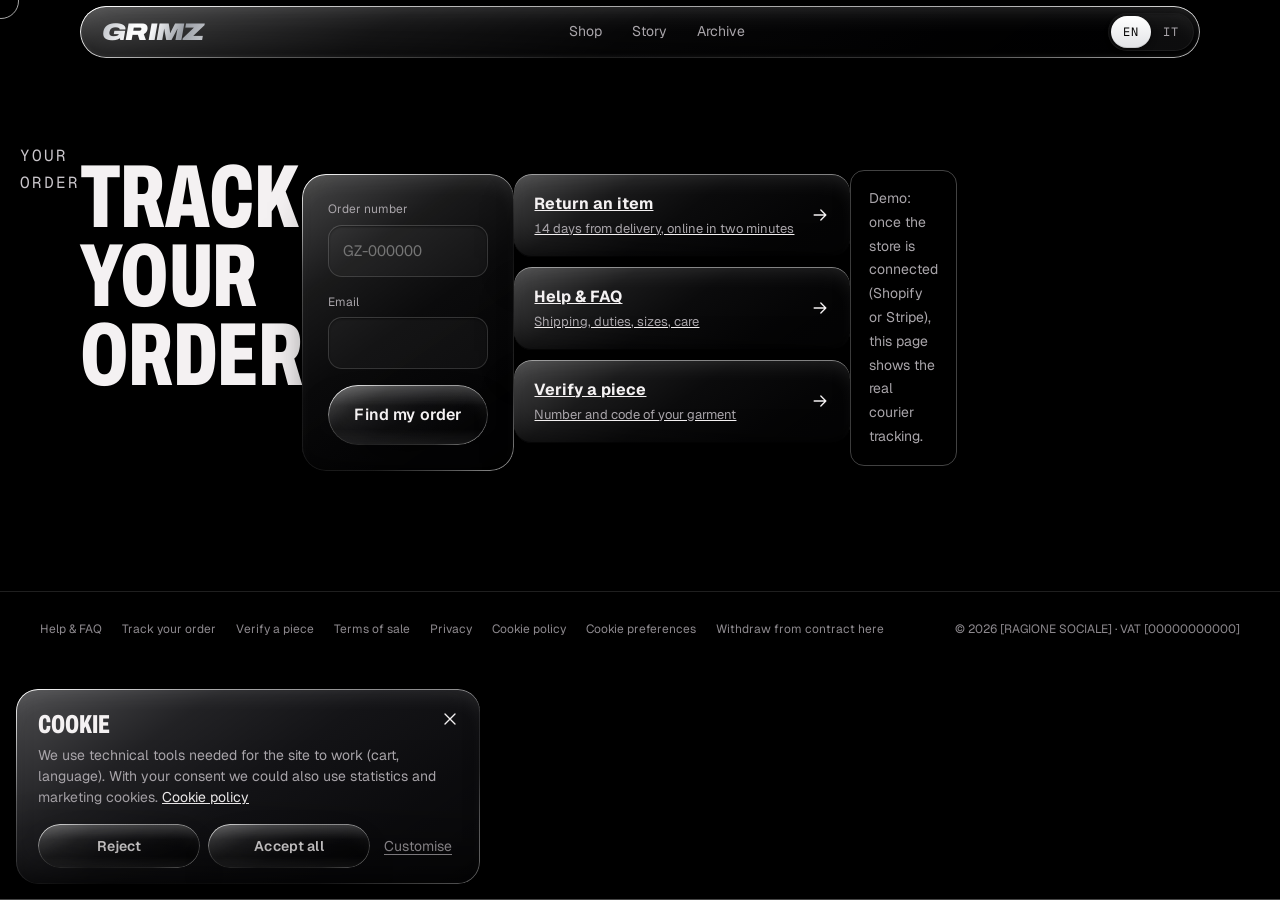
<file: ordini.html>
<!doctype html>
<html lang="en" data-lang="en">
<head>
<meta charset="utf-8">
<meta name="viewport" content="width=device-width, initial-scale=1, viewport-fit=cover">
<title>Track your order — GRIMZ</title>
<meta name="description" content="Track your GRIMZ order, start a return, get help.">
<meta name="theme-color" content="#000000">
<meta property="og:title" content="Track your order — GRIMZ">
<meta property="og:image" content="assets/media/og-grimz.jpg">
<link rel="icon" href="data:image/svg+xml,%3Csvg xmlns='http://www.w3.org/2000/svg' viewBox='0 0 64 64'%3E%3Crect width='64' height='64' rx='14' fill='%23E8809C'/%3E%3Ctext x='50%25' y='56%25' text-anchor='middle' dominant-baseline='middle' font-family='Arial Black,Arial' font-weight='900' font-style='italic' font-size='40' fill='%230B0B0C'%3EG%3C/text%3E%3C/svg%3E">
<link rel="preconnect" href="https://fonts.googleapis.com">
<link rel="preconnect" href="https://fonts.gstatic.com" crossorigin>
<link rel="preload" as="style" href="https://fonts.googleapis.com/css2?family=Archivo:ital,wdth,wght@0,62..125,400..900;1,62..125,400..900&amp;family=Geist:wght@300..700&amp;family=Instrument+Serif:ital@0;1&amp;family=Geist+Mono:wght@400..600&amp;display=swap" onload="this.onload=null;this.rel='stylesheet'">
<noscript><link rel="stylesheet" href="https://fonts.googleapis.com/css2?family=Archivo:ital,wdth,wght@0,62..125,400..900;1,62..125,400..900&amp;family=Geist:wght@300..700&amp;family=Instrument+Serif:ital@0;1&amp;family=Geist+Mono:wght@400..600&amp;display=swap"></noscript>
<link rel="stylesheet" href="assets/css/style.css">
<script>(function(){try{var q=new URLSearchParams(location.search).get('lang');var l=q==='it'||q==='en'?q:JSON.parse(localStorage.getItem('grimz:lang')||'null');if(!l)l=(navigator.language||'en').toLowerCase().indexOf('it')===0?'it':'en';document.documentElement.setAttribute('data-lang',l);document.documentElement.lang=l;if(sessionStorage.getItem('grimz:veil')){sessionStorage.removeItem('grimz:veil');document.documentElement.classList.add('veil-in');}}catch(e){}})();</script>
</head>
<body>
<div class="page sub">
<header class="legal-nav">
  <div class="wrap">
    <a class="logo" href="index.html" aria-label="GRIMZ — home">GRIMZ</a>
    <nav class="story-nav" aria-label="Main"><a href="index.html#shop"><span class="en">Shop</span><span class="it">Shop</span></a><a href="storia.html"><span class="en">Story</span><span class="it">Storia</span></a><a href="archivio.html"><span class="en">Archive</span><span class="it">Archivio</span></a></nav>
    <div class="lang" role="group" aria-label="Language"><button type="button" data-lang-btn="en" aria-pressed="true">EN</button><button type="button" data-lang-btn="it" aria-pressed="false">IT</button></div>
  </div>
</header>
<main class="legal od">
  <p class="mono eye"><span class="en">Your order</span><span class="it">Il tuo ordine</span></p>
  <h1 class="disp"><span class="en">Track your order</span><span class="it">Traccia l’ordine</span></h1>
  <form class="wd-card" data-order novalidate>
    <label class="fld"><span><span class="en">Order number</span><span class="it">Numero d’ordine</span></span><input name="order" placeholder="GZ-000000" required></label>
    <label class="fld"><span>Email</span><input type="email" name="email" autocomplete="email" required></label>
    <button type="submit" class="btn btn-line btn-xl"><span class="en">Find my order</span><span class="it">Trova il mio ordine</span></button>
  </form>
  <div class="wd-card od-out" data-order-out hidden></div>
  <div class="od-links">
    <a class="od-link" href="recesso.html"><span><b><span class="en">Return an item</span><span class="it">Rendi un articolo</span></b><small><span class="en">14 days from delivery, online in two minutes</span><span class="it">14 giorni dalla consegna, online in due minuti</span></small></span><svg class="ic" viewBox="0 0 24 24" aria-hidden="true"><path d="M5 12h14M13 6l6 6-6 6"/></svg></a>
    <a class="od-link" href="faq.html"><span><b><span class="en">Help &amp; FAQ</span><span class="it">Assistenza e FAQ</span></b><small><span class="en">Shipping, duties, sizes, care</span><span class="it">Spedizioni, dazi, taglie, lavaggio</span></small></span><svg class="ic" viewBox="0 0 24 24" aria-hidden="true"><path d="M5 12h14M13 6l6 6-6 6"/></svg></a>
    <a class="od-link" href="verifica.html"><span><b><span class="en">Verify a piece</span><span class="it">Verifica un pezzo</span></b><small><span class="en">Number and code of your garment</span><span class="it">Numero e codice del tuo capo</span></small></span><svg class="ic" viewBox="0 0 24 24" aria-hidden="true"><path d="M5 12h14M13 6l6 6-6 6"/></svg></a>
  </div>
  <p class="note"><span class="en">Demo: once the store is connected (Shopify or Stripe), this page shows the real courier tracking.</span><span class="it">Demo: quando lo shop sarà collegato (Shopify o Stripe), qui vedrai il tracking reale del corriere.</span></p>
</main>
<footer class="legal-foot">
  <div class="wrap">
    <nav aria-label="Legal">
      <a href="faq.html"><span class="en">Help &amp; FAQ</span><span class="it">Assistenza e FAQ</span></a>
      <a href="ordini.html"><span class="en">Track your order</span><span class="it">Traccia l’ordine</span></a>
      <a href="verifica.html"><span class="en">Verify a piece</span><span class="it">Verifica un pezzo</span></a>
      <a href="termini.html"><span class="en">Terms of sale</span><span class="it">Condizioni di vendita</span></a>
      <a href="privacy.html">Privacy</a>
      <a href="cookie.html">Cookie policy</a>
      <a href="#" data-open-consent><span class="en">Cookie preferences</span><span class="it">Preferenze cookie</span></a>
      <a href="recesso.html"><span class="en">Withdraw from contract here</span><span class="it">Recedi dal contratto qui</span></a>
    </nav>
    <p>© 2026 [RAGIONE SOCIALE] · <span class="en">VAT</span><span class="it">P.IVA</span> [00000000000]</p>
  </div>
</footer>
</div>
<script src="assets/js/site.js" defer></script>
<script src="assets/js/pages.js" defer></script>
</body>
</html>
</file>
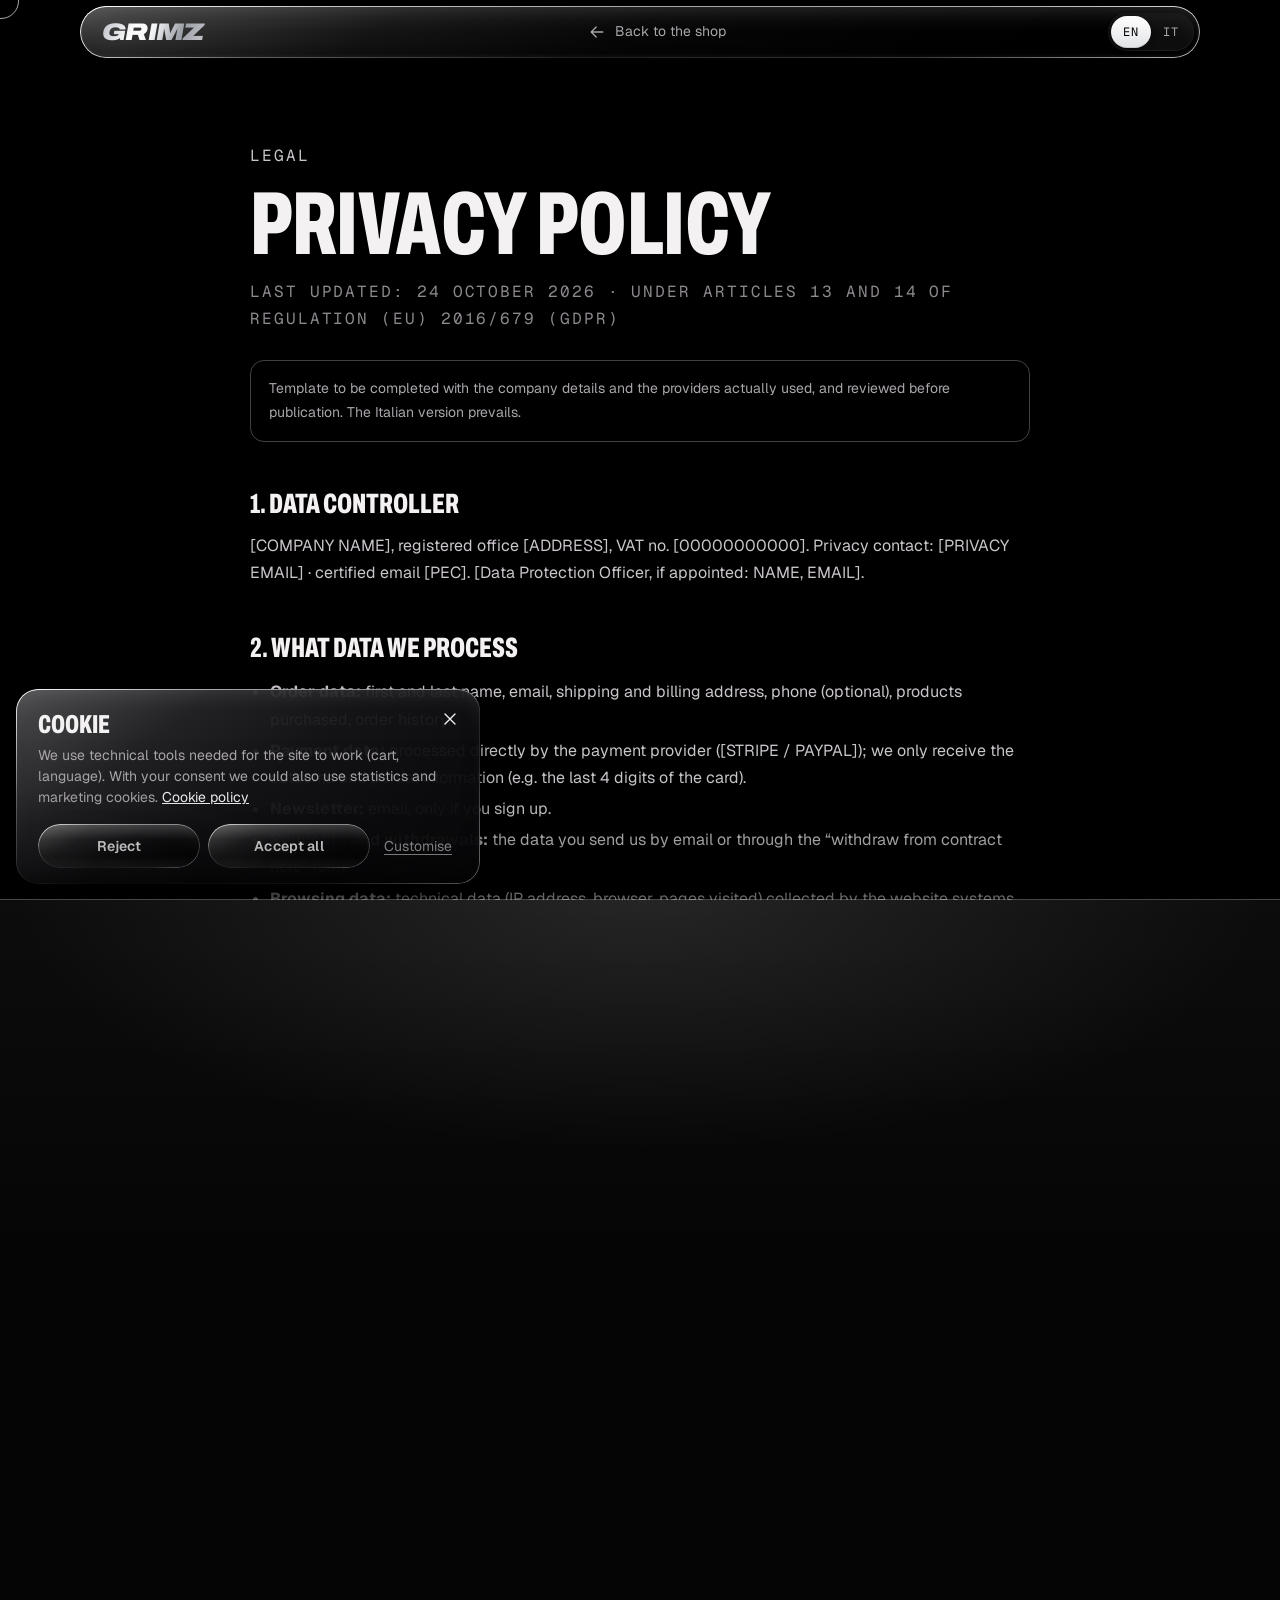
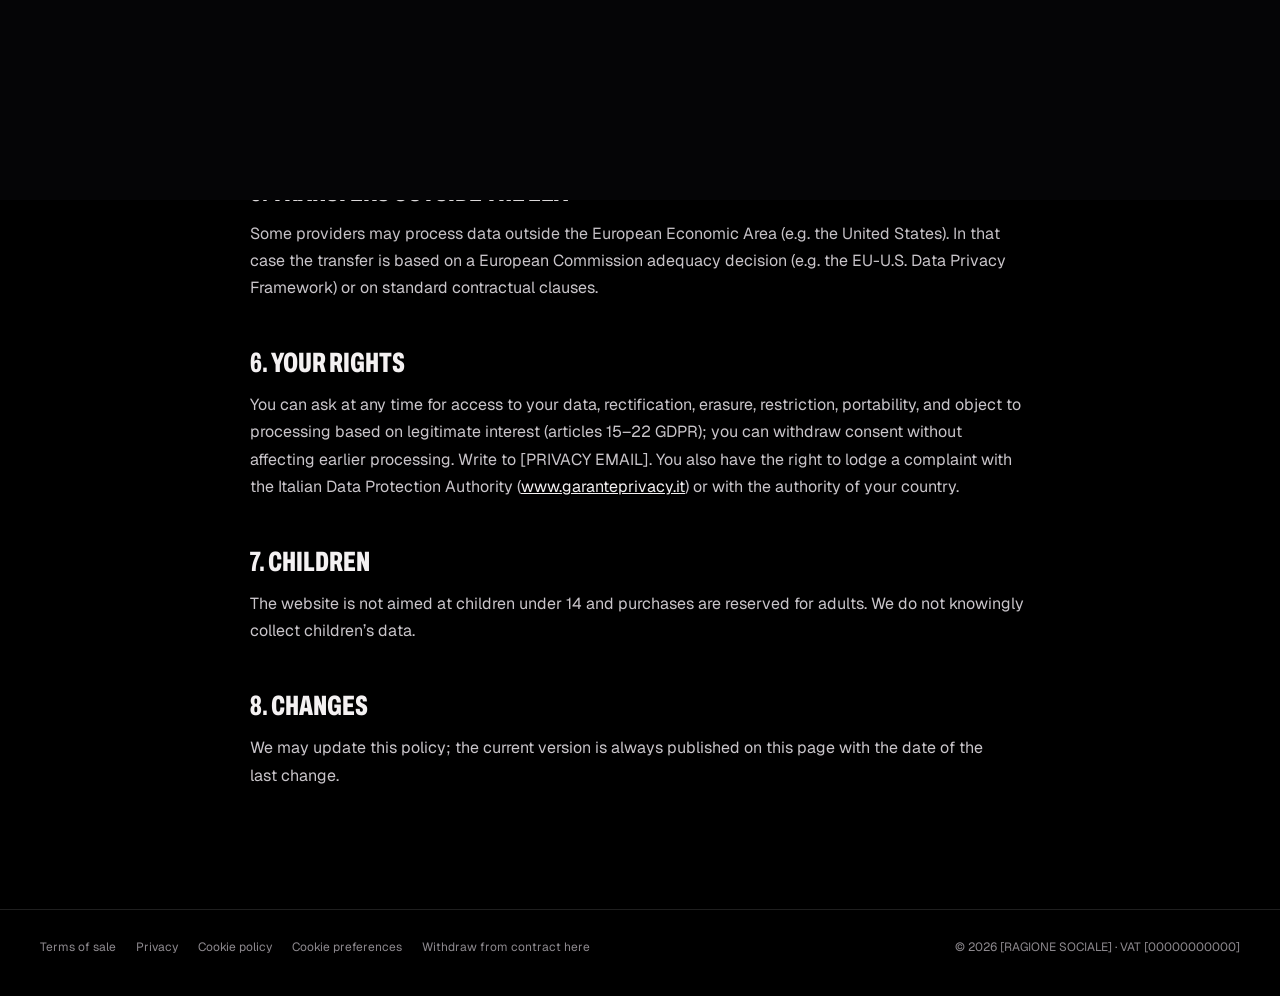
<file: privacy.html>
<!doctype html>
<html lang="en" data-lang="en">
<head>
<meta charset="utf-8">
<meta name="viewport" content="width=device-width, initial-scale=1, viewport-fit=cover">
<title>Privacy policy — GRIMZ</title>
<meta name="theme-color" content="#000000">
<link rel="icon" href="data:image/svg+xml,%3Csvg xmlns='http://www.w3.org/2000/svg' viewBox='0 0 64 64'%3E%3Crect width='64' height='64' rx='14' fill='%23E8809C'/%3E%3Ctext x='50%25' y='56%25' text-anchor='middle' dominant-baseline='middle' font-family='Arial Black,Arial' font-weight='900' font-style='italic' font-size='40' fill='%230B0B0C'%3EG%3C/text%3E%3C/svg%3E">
<link rel="preconnect" href="https://fonts.googleapis.com">
<link rel="preconnect" href="https://fonts.gstatic.com" crossorigin>
<link rel="preload" as="style" href="https://fonts.googleapis.com/css2?family=Archivo:ital,wdth,wght@0,62..125,400..900;1,62..125,400..900&amp;family=Geist:wght@300..700&amp;family=Geist+Mono:wght@400..600&amp;display=swap" onload="this.onload=null;this.rel='stylesheet'">
<noscript><link rel="stylesheet" href="https://fonts.googleapis.com/css2?family=Archivo:ital,wdth,wght@0,62..125,400..900;1,62..125,400..900&amp;family=Geist:wght@300..700&amp;family=Geist+Mono:wght@400..600&amp;display=swap"></noscript>
<link rel="stylesheet" href="assets/css/style.css">
<script>(function(){try{var q=new URLSearchParams(location.search).get('lang');var l=q==='it'||q==='en'?q:JSON.parse(localStorage.getItem('grimz:lang')||'null');if(!l)l=(navigator.language||'en').toLowerCase().indexOf('it')===0?'it':'en';document.documentElement.setAttribute('data-lang',l);document.documentElement.lang=l;if(sessionStorage.getItem('grimz:veil')){sessionStorage.removeItem('grimz:veil');document.documentElement.classList.add('veil-in');}}catch(e){}})();</script>
</head>
<body>
<div class="page">
<header class="legal-nav">
  <div class="wrap">
    <a class="logo" href="index.html" aria-label="GRIMZ — home">GRIMZ</a>
    <a class="back" href="index.html"><svg class="ic" viewBox="0 0 24 24" aria-hidden="true"><path d="M19 12H5M11 6l-6 6 6 6"/></svg><span class="en">Back to the shop</span><span class="it">Torna allo shop</span></a>
    <div class="lang" role="group" aria-label="Language"><button type="button" data-lang-btn="en" aria-pressed="true">EN</button><button type="button" data-lang-btn="it" aria-pressed="false">IT</button></div>
  </div>
</header>

<main class="legal">
  <!-- Template to complete and have reviewed by a lawyer / DPO before going live. -->

  <!-- ===================== ITALIANO ===================== -->
  <div class="it">
    <p class="mono eye">Legale</p>
    <h1 class="disp">Informativa privacy</h1>
    <p class="upd mono">Ultimo aggiornamento: 24 ottobre 2026 · ai sensi degli artt. 13 e 14 del Regolamento (UE) 2016/679 (GDPR)</p>
    <p class="note">Modello da completare con i dati aziendali e con i fornitori effettivamente usati, e da far verificare prima della pubblicazione.</p>

    <h2>1. Titolare del trattamento</h2>
    <p>[RAGIONE SOCIALE], con sede in [INDIRIZZO SEDE], P.IVA [00000000000]. Contatti per la privacy: [EMAIL PRIVACY] · PEC [PEC]. [Eventuale Responsabile della protezione dei dati (DPO): NOME, EMAIL].</p>

    <h2>2. Quali dati trattiamo</h2>
    <ul class="dots">
      <li><strong>Dati per gli ordini:</strong> nome, cognome, email, indirizzo di spedizione e fatturazione, telefono (facoltativo), prodotti acquistati, storico ordini.</li>
      <li><strong>Dati di pagamento:</strong> sono trattati direttamente dal fornitore di pagamento ([STRIPE / PAYPAL]); noi riceviamo solo l’esito e informazioni parziali (es. ultime 4 cifre della carta).</li>
      <li><strong>Newsletter:</strong> email, solo se ti iscrivi.</li>
      <li><strong>Richieste e recesso:</strong> i dati che ci invii tramite email o con il modulo “recedi dal contratto qui”.</li>
      <li><strong>Dati di navigazione:</strong> dati tecnici (indirizzo IP, browser, pagine visitate) raccolti dai sistemi del sito e dal fornitore di hosting per il funzionamento e la sicurezza.</li>
      <li><strong>Dati salvati nel tuo browser:</strong> carrello, lingua e scelte sui cookie, conservati in locale sul tuo dispositivo (vedi la <a href="cookie.html">cookie policy</a>).</li>
    </ul>

    <h2>3. Perché li trattiamo e su quale base</h2>
    <table>
      <thead><tr><th>Finalità</th><th>Base giuridica</th><th>Conservazione</th></tr></thead>
      <tbody>
        <tr><td>Gestire ordini, pagamenti, spedizioni, resi, recesso e assistenza</td><td>Esecuzione del contratto (art. 6.1.b GDPR)</td><td>Per la durata del rapporto e poi per i termini di legge</td></tr>
        <tr><td>Adempimenti fiscali e contabili (fatture, registri)</td><td>Obbligo di legge (art. 6.1.c)</td><td>10 anni (art. 2220 c.c.)</td></tr>
        <tr><td>Newsletter sui prossimi drop</td><td>Consenso (art. 6.1.a), revocabile in ogni momento</td><td>Fino alla revoca</td></tr>
        <tr><td>Sicurezza del sito, prevenzione frodi, difesa dei diritti</td><td>Legittimo interesse (art. 6.1.f)</td><td>[X] mesi per i log tecnici; più a lungo solo se necessario per contenziosi</td></tr>
        <tr><td>Statistiche e marketing tramite cookie non tecnici (attualmente non attivi)</td><td>Consenso (art. 6.1.a) tramite banner</td><td>Vedi cookie policy</td></tr>
      </tbody>
    </table>
    <p>Fornire i dati per l’ordine è necessario per concludere l’acquisto; l’iscrizione alla newsletter è facoltativa. Non prendiamo decisioni basate unicamente su trattamenti automatizzati.</p>

    <h2>4. A chi comunichiamo i dati</h2>
    <p>Ai soggetti che ci aiutano a fornire il servizio, nominati ove necessario responsabili del trattamento (art. 28 GDPR): fornitore di hosting [HOSTING], piattaforma e-commerce e pagamenti [STRIPE / SHOPIFY / PAYPAL], corrieri [CORRIERI], servizio email e newsletter [PROVIDER], consulenti fiscali e contabili. Il sito carica i caratteri tipografici da Google Fonts (Google Ireland Ltd), che riceve l’indirizzo IP del visitatore. I dati non vengono diffusi né venduti.</p>

    <h2>5. Trasferimenti fuori dallo SEE</h2>
    <p>Alcuni fornitori possono trattare dati fuori dallo Spazio economico europeo (es. Stati Uniti). In questi casi il trasferimento avviene sulla base di una decisione di adeguatezza della Commissione europea (es. EU-U.S. Data Privacy Framework) o di clausole contrattuali standard.</p>

    <h2>6. I tuoi diritti</h2>
    <p>Puoi chiedere in qualsiasi momento l’accesso ai tuoi dati, la rettifica, la cancellazione, la limitazione del trattamento, la portabilità, e opporti al trattamento basato sul legittimo interesse (artt. 15–22 GDPR); puoi revocare il consenso senza pregiudicare la liceità del trattamento precedente. Scrivi a [EMAIL PRIVACY]. Hai inoltre il diritto di proporre reclamo al Garante per la protezione dei dati personali (<a href="https://www.garanteprivacy.it" target="_blank" rel="noopener">www.garanteprivacy.it</a>) o all’autorità del tuo Paese.</p>

    <h2>7. Minori</h2>
    <p>Il sito non è rivolto a minori di 14 anni e gli acquisti sono riservati ai maggiorenni. Non raccogliamo consapevolmente dati di minori.</p>

    <h2>8. Modifiche</h2>
    <p>Possiamo aggiornare questa informativa; la versione aggiornata è sempre pubblicata su questa pagina con la data dell’ultima modifica.</p>
  </div>

  <!-- ===================== ENGLISH ===================== -->
  <div class="en">
    <p class="mono eye">Legal</p>
    <h1 class="disp">Privacy policy</h1>
    <p class="upd mono">Last updated: 24 October 2026 · under articles 13 and 14 of Regulation (EU) 2016/679 (GDPR)</p>
    <p class="note">Template to be completed with the company details and the providers actually used, and reviewed before publication. The Italian version prevails.</p>

    <h2>1. Data controller</h2>
    <p>[COMPANY NAME], registered office [ADDRESS], VAT no. [00000000000]. Privacy contact: [PRIVACY EMAIL] · certified email [PEC]. [Data Protection Officer, if appointed: NAME, EMAIL].</p>

    <h2>2. What data we process</h2>
    <ul class="dots">
      <li><strong>Order data:</strong> first and last name, email, shipping and billing address, phone (optional), products purchased, order history.</li>
      <li><strong>Payment data:</strong> processed directly by the payment provider ([STRIPE / PAYPAL]); we only receive the outcome and partial information (e.g. the last 4 digits of the card).</li>
      <li><strong>Newsletter:</strong> email, only if you sign up.</li>
      <li><strong>Requests and withdrawals:</strong> the data you send us by email or through the “withdraw from contract here” form.</li>
      <li><strong>Browsing data:</strong> technical data (IP address, browser, pages visited) collected by the website systems and the hosting provider for operation and security.</li>
      <li><strong>Data stored in your browser:</strong> cart, language and cookie choices, kept locally on your device (see the <a href="cookie.html">cookie policy</a>).</li>
    </ul>

    <h2>3. Why we process it and on what basis</h2>
    <table>
      <thead><tr><th>Purpose</th><th>Legal basis</th><th>Retention</th></tr></thead>
      <tbody>
        <tr><td>Managing orders, payments, shipping, returns, withdrawals and customer care</td><td>Performance of a contract (art. 6.1.b GDPR)</td><td>For the duration of the relationship, then as required by law</td></tr>
        <tr><td>Tax and accounting obligations (invoices, records)</td><td>Legal obligation (art. 6.1.c)</td><td>10 years (art. 2220 Italian Civil Code)</td></tr>
        <tr><td>Newsletter about upcoming drops</td><td>Consent (art. 6.1.a), revocable at any time</td><td>Until you withdraw consent</td></tr>
        <tr><td>Website security, fraud prevention, defence of rights</td><td>Legitimate interest (art. 6.1.f)</td><td>[X] months for technical logs; longer only if needed for disputes</td></tr>
        <tr><td>Statistics and marketing via non-technical cookies (currently not active)</td><td>Consent (art. 6.1.a) via the banner</td><td>See cookie policy</td></tr>
      </tbody>
    </table>
    <p>Providing order data is necessary to complete a purchase; the newsletter is optional. We do not make decisions based solely on automated processing.</p>

    <h2>4. Who we share data with</h2>
    <p>With the companies that help us provide the service, appointed as processors where required (art. 28 GDPR): hosting provider [HOSTING], e-commerce and payment platform [STRIPE / SHOPIFY / PAYPAL], couriers [COURIERS], email and newsletter service [PROVIDER], tax and accounting advisers. The website loads its typefaces from Google Fonts (Google Ireland Ltd), which receives the visitor’s IP address. Data is never published or sold.</p>

    <h2>5. Transfers outside the EEA</h2>
    <p>Some providers may process data outside the European Economic Area (e.g. the United States). In that case the transfer is based on a European Commission adequacy decision (e.g. the EU-U.S. Data Privacy Framework) or on standard contractual clauses.</p>

    <h2>6. Your rights</h2>
    <p>You can ask at any time for access to your data, rectification, erasure, restriction, portability, and object to processing based on legitimate interest (articles 15–22 GDPR); you can withdraw consent without affecting earlier processing. Write to [PRIVACY EMAIL]. You also have the right to lodge a complaint with the Italian Data Protection Authority (<a href="https://www.garanteprivacy.it" target="_blank" rel="noopener">www.garanteprivacy.it</a>) or with the authority of your country.</p>

    <h2>7. Children</h2>
    <p>The website is not aimed at children under 14 and purchases are reserved for adults. We do not knowingly collect children’s data.</p>

    <h2>8. Changes</h2>
    <p>We may update this policy; the current version is always published on this page with the date of the last change.</p>
  </div>
</main>

<footer class="legal-foot">
  <div class="wrap">
    <nav aria-label="Legal">
      <a href="termini.html"><span class="en">Terms of sale</span><span class="it">Condizioni di vendita</span></a>
      <a href="privacy.html">Privacy</a>
      <a href="cookie.html">Cookie policy</a>
      <a href="#" data-open-consent><span class="en">Cookie preferences</span><span class="it">Preferenze cookie</span></a>
      <a href="recesso.html"><span class="en">Withdraw from contract here</span><span class="it">Recedi dal contratto qui</span></a>
    </nav>
    <p>© 2026 [RAGIONE SOCIALE] · <span class="en">VAT</span><span class="it">P.IVA</span> [00000000000]</p>
  </div>
</footer>
</div>
<script src="assets/js/site.js" defer></script>
</body>
</html>
</file>
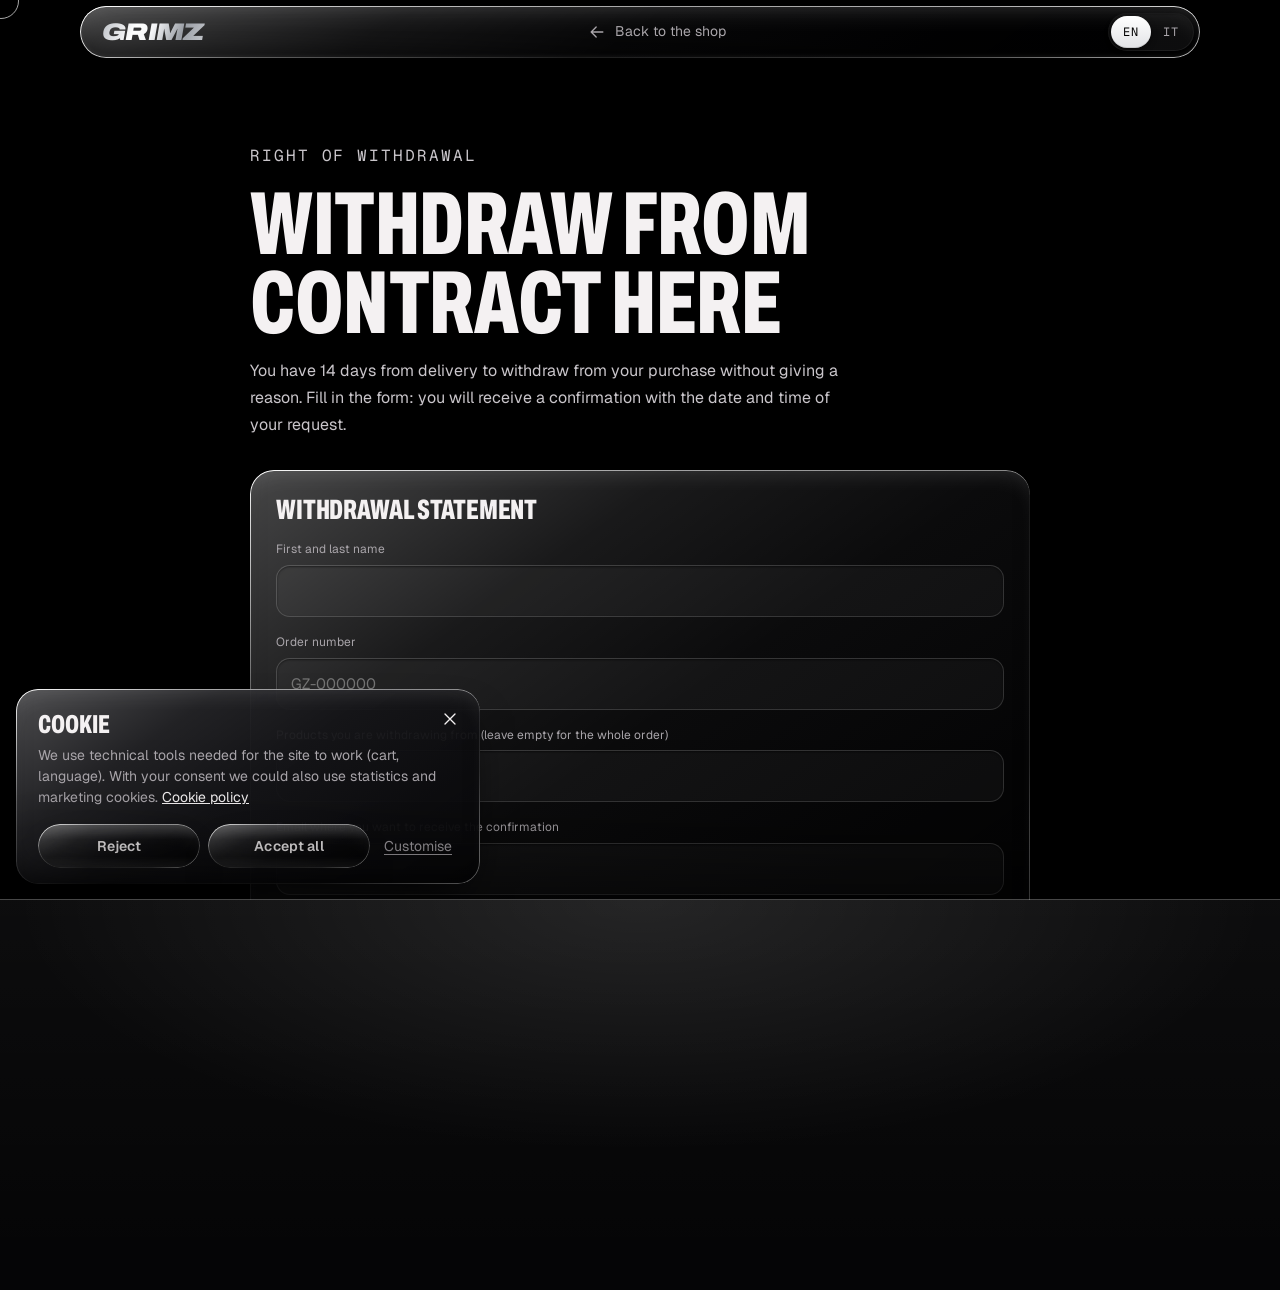
<file: recesso.html>
<!doctype html>
<html lang="en" data-lang="en">
<head>
<meta charset="utf-8">
<meta name="viewport" content="width=device-width, initial-scale=1, viewport-fit=cover">
<title>Withdraw from contract — GRIMZ</title>
<meta name="theme-color" content="#000000">
<link rel="icon" href="data:image/svg+xml,%3Csvg xmlns='http://www.w3.org/2000/svg' viewBox='0 0 64 64'%3E%3Crect width='64' height='64' rx='14' fill='%23E8809C'/%3E%3Ctext x='50%25' y='56%25' text-anchor='middle' dominant-baseline='middle' font-family='Arial Black,Arial' font-weight='900' font-style='italic' font-size='40' fill='%230B0B0C'%3EG%3C/text%3E%3C/svg%3E">
<link rel="preconnect" href="https://fonts.googleapis.com">
<link rel="preconnect" href="https://fonts.gstatic.com" crossorigin>
<link rel="preload" as="style" href="https://fonts.googleapis.com/css2?family=Archivo:ital,wdth,wght@0,62..125,400..900;1,62..125,400..900&amp;family=Geist:wght@300..700&amp;family=Geist+Mono:wght@400..600&amp;display=swap" onload="this.onload=null;this.rel='stylesheet'">
<noscript><link rel="stylesheet" href="https://fonts.googleapis.com/css2?family=Archivo:ital,wdth,wght@0,62..125,400..900;1,62..125,400..900&amp;family=Geist:wght@300..700&amp;family=Geist+Mono:wght@400..600&amp;display=swap"></noscript>
<link rel="stylesheet" href="assets/css/style.css">
<script>(function(){try{var q=new URLSearchParams(location.search).get('lang');var l=q==='it'||q==='en'?q:JSON.parse(localStorage.getItem('grimz:lang')||'null');if(!l)l=(navigator.language||'en').toLowerCase().indexOf('it')===0?'it':'en';document.documentElement.setAttribute('data-lang',l);document.documentElement.lang=l;if(sessionStorage.getItem('grimz:veil')){sessionStorage.removeItem('grimz:veil');document.documentElement.classList.add('veil-in');}}catch(e){}})();</script>
</head>
<body>
<div class="page">
<header class="legal-nav">
  <div class="wrap">
    <a class="logo" href="index.html" aria-label="GRIMZ — home">GRIMZ</a>
    <a class="back" href="index.html"><svg class="ic" viewBox="0 0 24 24" aria-hidden="true"><path d="M19 12H5M11 6l-6 6 6 6"/></svg><span class="en">Back to the shop</span><span class="it">Torna allo shop</span></a>
    <div class="lang" role="group" aria-label="Language"><button type="button" data-lang-btn="en" aria-pressed="true">EN</button><button type="button" data-lang-btn="it" aria-pressed="false">IT</button></div>
  </div>
</header>

<!-- Online withdrawal function — art. 54-bis Codice del Consumo (introduced by D.Lgs. 209/2025, Directive (EU) 2023/2673).
     TODO: connect the form to your backend: store the request and email the confirmation (content + date and time). -->
<main class="legal">
  <p class="mono eye"><span class="en">Right of withdrawal</span><span class="it">Diritto di recesso</span></p>
  <h1 class="disp"><span class="en">Withdraw from contract here</span><span class="it">Recedi dal contratto qui</span></h1>
  <p class="lead" style="max-width:56ch"><span class="en">You have 14 days from delivery to withdraw from your purchase without giving a reason. Fill in the form: you will receive a confirmation with the date and time of your request.</span><span class="it">Hai 14 giorni dalla consegna per recedere dall’acquisto senza dover dare spiegazioni. Compila il modulo: riceverai una conferma con data e ora della tua richiesta.</span></p>

  <form class="wd-card" data-withdraw novalidate>
    <h2 class="disp"><span class="en">Withdrawal statement</span><span class="it">Dichiarazione di recesso</span></h2>
    <label class="fld"><span><span class="en">First and last name</span><span class="it">Nome e cognome</span></span><input name="name" autocomplete="name" required></label>
    <label class="fld"><span><span class="en">Order number</span><span class="it">Numero d’ordine</span></span><input name="order" placeholder="GZ-000000" required></label>
    <label class="fld"><span><span class="en">Products you are withdrawing from (leave empty for the whole order)</span><span class="it">Prodotti da cui recedi (lascia vuoto per l’intero ordine)</span></span><input name="items"></label>
    <label class="fld"><span><span class="en">Email where you want to receive the confirmation</span><span class="it">Email su cui ricevere la conferma</span></span><input type="email" name="email" autocomplete="email" required></label>
    <button type="submit" class="btn btn-line btn-xl"><span class="en">Confirm withdrawal</span><span class="it">Conferma recesso</span></button>
  </form>

  <div class="wd-card" data-withdraw-done hidden>
    <h2 class="disp"><span class="en">Request received</span><span class="it">Richiesta ricevuta</span></h2>
    <p><span class="en">We received your withdrawal statement for order</span><span class="it">Abbiamo ricevuto la tua dichiarazione di recesso per l’ordine</span> <strong data-withdraw-order></strong> <span class="en">on</span><span class="it">il</span> <strong data-withdraw-stamp></strong>.</p>
    <p><span class="en">A confirmation with the content of your statement has been sent to</span><span class="it">Una conferma con il contenuto della dichiarazione è stata inviata a</span> <strong data-withdraw-email></strong>.</p>
    <p><span class="en">Next step: send the products back within 14 days to [RETURNS ADDRESS]. We refund you within 14 days of your withdrawal, with the same payment method.</span><span class="it">Prossimo passo: rispedisci i prodotti entro 14 giorni a [INDIRIZZO RESI]. Ti rimborsiamo entro 14 giorni dal recesso, con lo stesso metodo di pagamento.</span></p>
  </div>

  <p class="note"><span class="en">You can also withdraw by sending a clear statement to [EMAIL]. Full details in the <a href="termini.html">terms of sale</a>.</span><span class="it">Puoi recedere anche inviando una dichiarazione esplicita a [EMAIL]. Tutti i dettagli nelle <a href="termini.html">condizioni di vendita</a>.</span></p>
</main>

<footer class="legal-foot">
  <div class="wrap">
    <nav aria-label="Legal">
      <a href="termini.html"><span class="en">Terms of sale</span><span class="it">Condizioni di vendita</span></a>
      <a href="privacy.html">Privacy</a>
      <a href="cookie.html">Cookie policy</a>
      <a href="#" data-open-consent><span class="en">Cookie preferences</span><span class="it">Preferenze cookie</span></a>
      <a href="recesso.html"><span class="en">Withdraw from contract here</span><span class="it">Recedi dal contratto qui</span></a>
    </nav>
    <p>© 2026 [RAGIONE SOCIALE] · <span class="en">VAT</span><span class="it">P.IVA</span> [00000000000]</p>
  </div>
</footer>
</div>
<script src="assets/js/site.js" defer></script>
</body>
</html>
</file>
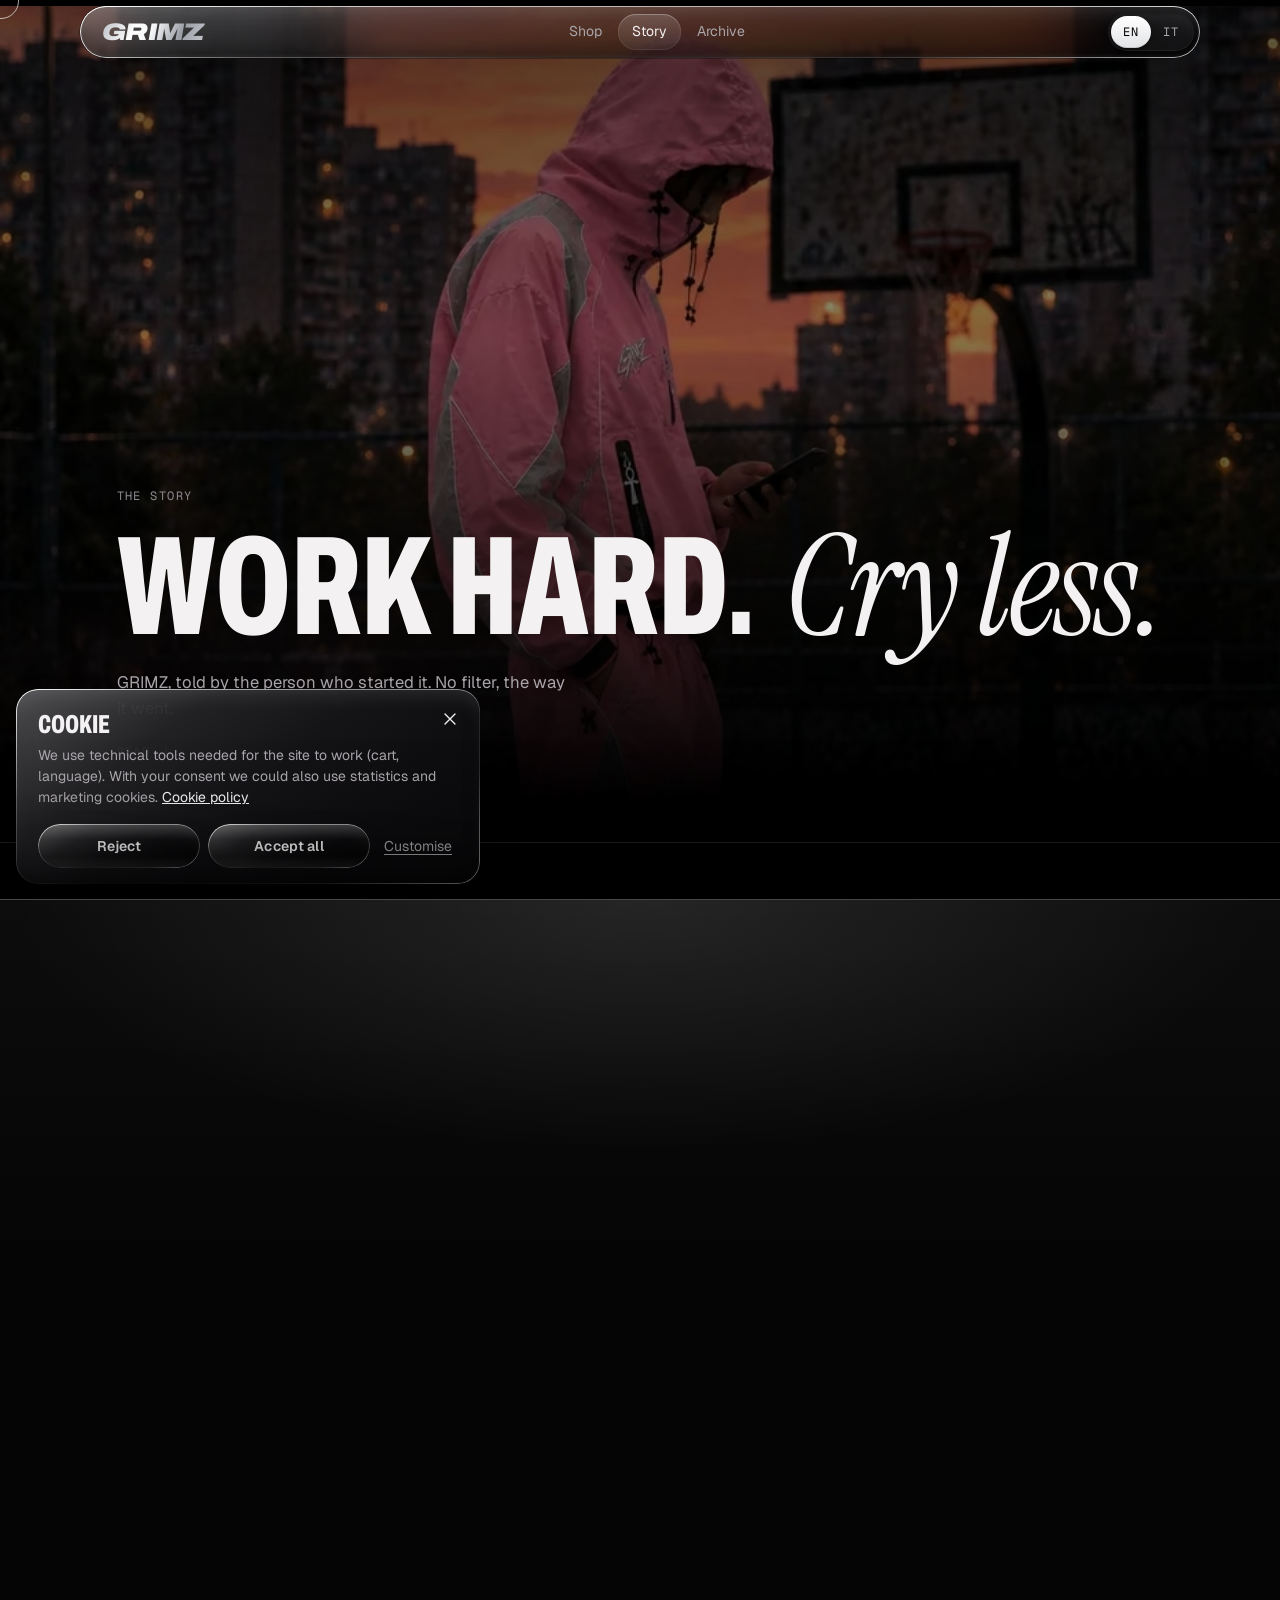
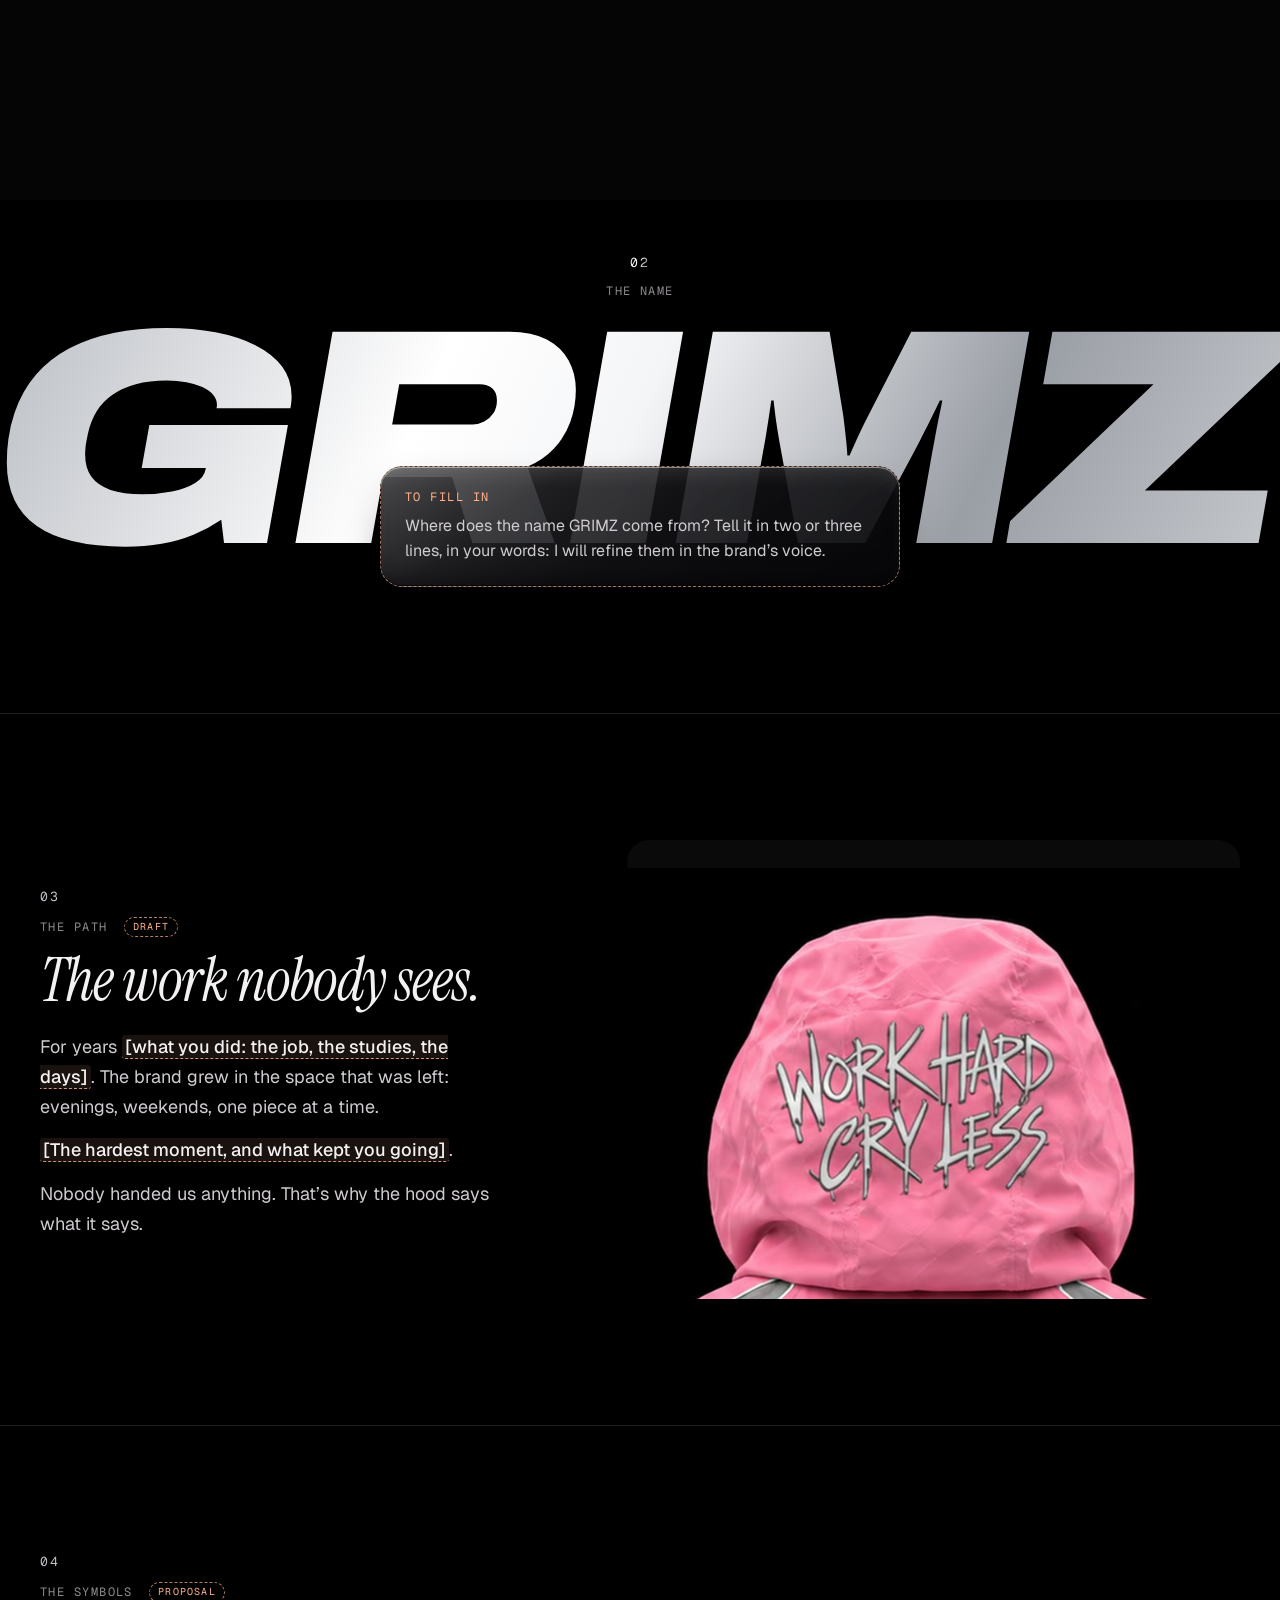
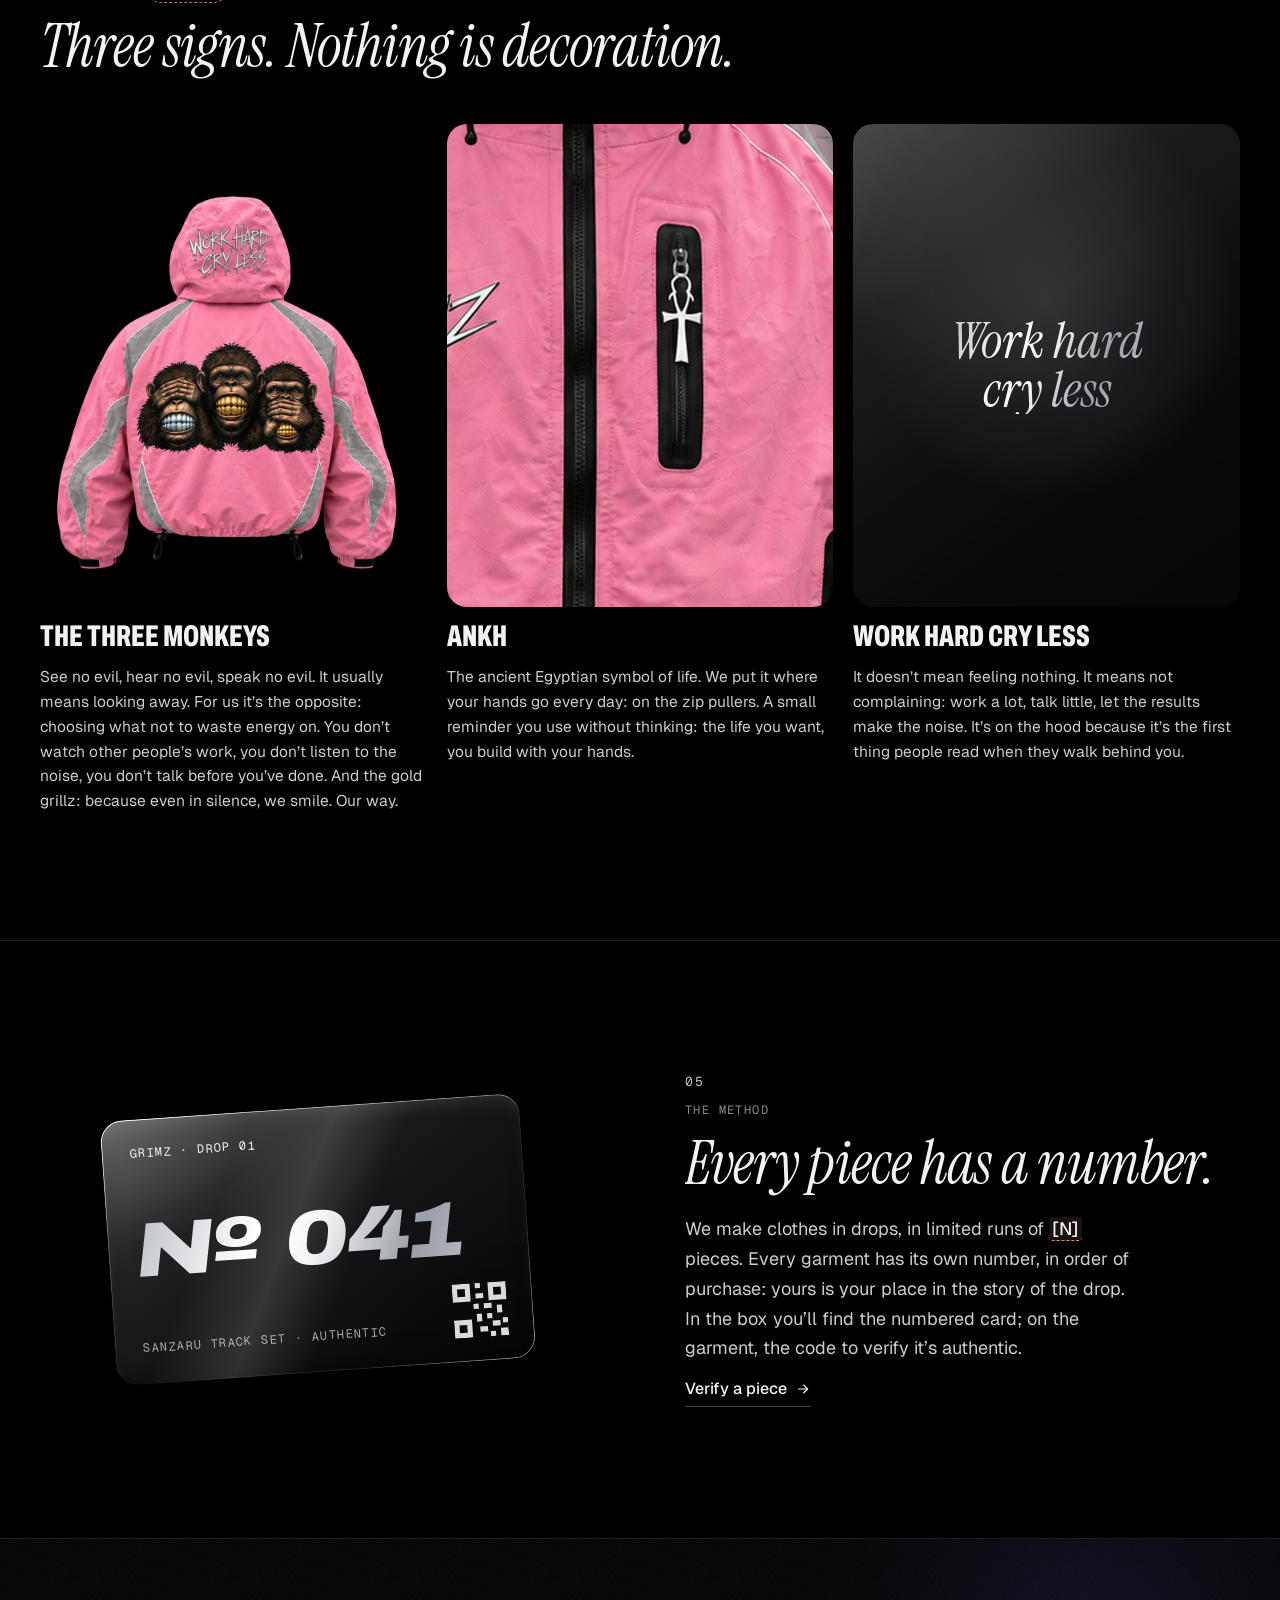
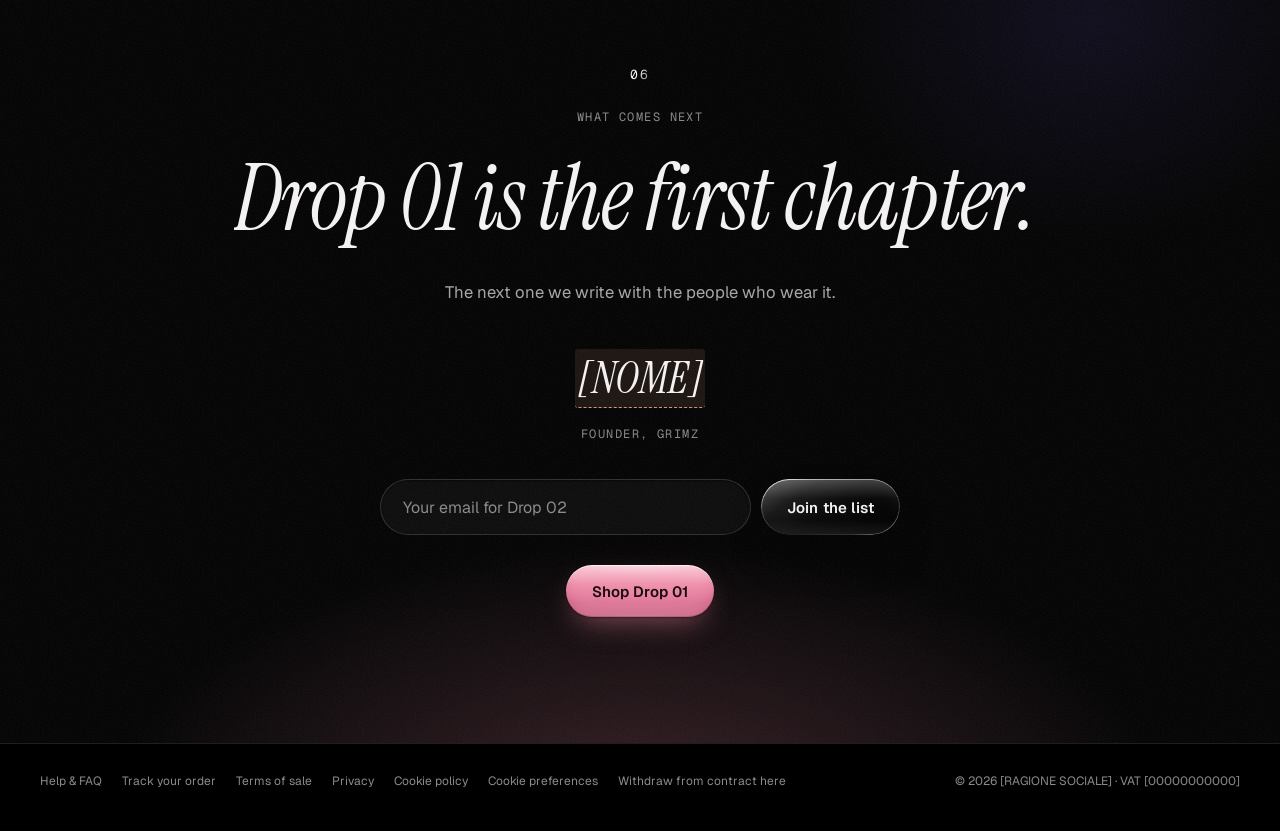
<file: storia.html>
<!doctype html>
<html lang="en" data-lang="en">
<head>
<meta charset="utf-8">
<meta name="viewport" content="width=device-width, initial-scale=1, viewport-fit=cover">
<title>Story — GRIMZ</title>
<meta name="description" content="The story of GRIMZ, told by its founder: a crew of friends, a neighbourhood, and three rules. Work hard. Cry less.">
<meta name="theme-color" content="#000000">
<meta property="og:type" content="article">
<meta property="og:title" content="The story of GRIMZ">
<meta property="og:description" content="A crew of friends, a neighbourhood, three rules. Work hard. Cry less.">
<meta property="og:image" content="assets/media/og-grimz.jpg">
<link rel="icon" href="data:image/svg+xml,%3Csvg xmlns='http://www.w3.org/2000/svg' viewBox='0 0 64 64'%3E%3Crect width='64' height='64' rx='14' fill='%23E8809C'/%3E%3Ctext x='50%25' y='56%25' text-anchor='middle' dominant-baseline='middle' font-family='Arial Black,Arial' font-weight='900' font-style='italic' font-size='40' fill='%230B0B0C'%3EG%3C/text%3E%3C/svg%3E">
<link rel="preconnect" href="https://fonts.googleapis.com">
<link rel="preconnect" href="https://fonts.gstatic.com" crossorigin>
<link rel="preload" as="style" href="https://fonts.googleapis.com/css2?family=Archivo:ital,wdth,wght@0,62..125,400..900;1,62..125,400..900&amp;family=Geist:wght@300..700&amp;family=Instrument+Serif:ital@0;1&amp;family=Geist+Mono:wght@400..600&amp;display=swap" onload="this.onload=null;this.rel='stylesheet'">
<noscript><link rel="stylesheet" href="https://fonts.googleapis.com/css2?family=Archivo:ital,wdth,wght@0,62..125,400..900;1,62..125,400..900&amp;family=Geist:wght@300..700&amp;family=Instrument+Serif:ital@0;1&amp;family=Geist+Mono:wght@400..600&amp;display=swap"></noscript>
<link rel="stylesheet" href="assets/css/style.css">
<script>(function(){try{var q=new URLSearchParams(location.search).get('lang');var l=q==='it'||q==='en'?q:JSON.parse(localStorage.getItem('grimz:lang')||'null');if(!l)l=(navigator.language||'en').toLowerCase().indexOf('it')===0?'it':'en';document.documentElement.setAttribute('data-lang',l);document.documentElement.lang=l;if(sessionStorage.getItem('grimz:veil')){sessionStorage.removeItem('grimz:veil');document.documentElement.classList.add('veil-in');}}catch(e){}})();</script>
</head>
<body>
<div class="page story">
<header class="legal-nav">
  <div class="wrap">
    <a class="logo" href="index.html" aria-label="GRIMZ — home">GRIMZ</a>
    <nav class="story-nav" aria-label="Main">
      <a href="index.html#shop">Shop</a>
      <a href="storia.html" aria-current="page"><span class="en">Story</span><span class="it">Storia</span></a>
      <a href="archivio.html"><span class="en">Archive</span><span class="it">Archivio</span></a>
    </nav>
    <div class="lang" role="group" aria-label="Language"><button type="button" data-lang-btn="en" aria-pressed="true">EN</button><button type="button" data-lang-btn="it" aria-pressed="false">IT</button></div>
  </div>
</header>

<!-- DRAFT: the voice is the founder's, the facts must be his.
     Every [BRACKET] is a real detail to fill in; the symbols chapter is a proposal to approve or rewrite.
     Remove the .draft badges before publishing. -->

<!-- ===== HERO ===== -->
<section class="st-hero">
  <div class="st-hero-bg" aria-hidden="true"><picture><source srcset="assets/media/court-side.avif" type="image/avif"><img src="assets/media/court-side.webp" alt="" width="1024" height="1536" decoding="async" fetchpriority="high" data-vt="story-hero" data-parallax></picture></div>
  <div class="wrap st-hero-in">
    <p class="mono eye"><span class="en">The story</span><span class="it">La storia</span></p>
    <h1 class="st-title"><span class="st-a">Work hard.</span> <span class="st-b">Cry less.</span></h1>
    <p class="lead"><span class="en">GRIMZ, told by the person who started it. No filter, the way it went.</span><span class="it">GRIMZ raccontato da chi l’ha fondato. Senza filtri, com’è andata davvero.</span></p>
    <a class="st-down mono" href="#ch1"><span class="en">Read</span><span class="it">Leggi</span> <svg class="ic" viewBox="0 0 24 24" aria-hidden="true"><path d="M12 5v14M6 13l6 6 6-6"/></svg></a>
  </div>
</section>

<!-- ===== 01 · ORIGIN ===== -->
<section class="st-ch st-origin" id="ch1">
  <div class="wrap st-origin-in">
    <figure class="st-img" data-curtain><picture><source srcset="assets/media/court-back.avif" type="image/avif"><img data-parallax src="assets/media/court-back.webp" width="1024" height="1536" loading="lazy" decoding="async" data-i18n-attr="alt" data-en="The GRIMZ jacket from behind at sunset, between the buildings" data-it="La giacca GRIMZ di spalle al tramonto, tra i palazzi" alt="The GRIMZ jacket from behind at sunset, between the buildings" data-lq="[data-uri]"></picture></figure>
    <div class="st-text" data-reveal>
      <p class="st-num">01</p>
      <p class="mono eye"><span class="en">Origin</span><span class="it">Origine</span> <span class="draft"><span class="en">Draft</span><span class="it">Bozza</span></span></p>
      <h2 class="st-h"><span class="en">Before the brand, there was the crew.</span><span class="it">Prima del brand, c’era la crew.</span></h2>
      <p class="it">Mi chiamo <b class="slot">[NOME]</b>. Sono cresciuto a <b class="slot">[QUARTIERE]</b>, <b class="slot">[CITTÀ]</b>. Prima di GRIMZ c’eravamo noi: un gruppo di amici che passava le giornate negli stessi posti, con pochi soldi e tante idee.</p>
      <p class="en">My name is <b class="slot">[NAME]</b>. I grew up in <b class="slot">[NEIGHBOURHOOD]</b>, <b class="slot">[CITY]</b>. Before GRIMZ there was us: a group of friends spending our days in the same places, with little money and a lot of ideas.</p>
      <p class="it">Ci vestivamo in un certo modo senza mettercelo d’accordo. <b class="slot">[Un ricordo vero della crew: un posto, un’abitudine, un momento]</b>.</p>
      <p class="en">We dressed a certain way without ever agreeing on it. <b class="slot">[A real memory of the crew: a place, a habit, a moment]</b>.</p>
      <p class="it">GRIMZ nasce da lì, nel <b class="slot">[ANNO]</b>: dal quartiere, non da una sfilata.</p>
      <p class="en">GRIMZ was born there, in <b class="slot">[YEAR]</b>: from the neighbourhood, not from a runway.</p>
    </div>
  </div>
</section>

<!-- ===== 02 · THE NAME ===== -->
<section class="st-ch st-name">
  <div class="wrap">
    <p class="st-num" data-reveal>02</p>
    <p class="mono eye" data-reveal><span class="en">The name</span><span class="it">Il nome</span></p>
    <p class="st-word" aria-hidden="true" data-reveal>GRIMZ</p>
    <div class="st-fill" data-reveal>
      <p class="mono"><span class="en">To fill in</span><span class="it">Da completare</span></p>
      <p><span class="en">Where does the name GRIMZ come from? Tell it in two or three lines, in your words: I will refine them in the brand’s voice.</span><span class="it">Da dove viene il nome GRIMZ? Raccontalo in due o tre righe, con le tue parole: le rifinisco io nel tono del brand.</span></p>
    </div>
  </div>
</section>

<!-- ===== 03 · THE PATH ===== -->
<section class="st-ch st-path">
  <div class="wrap st-path-in">
    <div class="st-text" data-reveal>
      <p class="st-num">03</p>
      <p class="mono eye"><span class="en">The path</span><span class="it">Il percorso</span> <span class="draft"><span class="en">Draft</span><span class="it">Bozza</span></span></p>
      <h2 class="st-h"><span class="en">The work nobody sees.</span><span class="it">Il lavoro che non si vede.</span></h2>
      <p class="it">Per anni <b class="slot">[cosa facevi: il lavoro, gli studi, le giornate]</b>. Il brand è cresciuto negli spazi rimasti: la sera, nei weekend, un pezzo alla volta.</p>
      <p class="en">For years <b class="slot">[what you did: the job, the studies, the days]</b>. The brand grew in the space that was left: evenings, weekends, one piece at a time.</p>
      <p class="it"><b class="slot">[Il momento più difficile, e cosa ti ha fatto andare avanti]</b>.</p>
      <p class="en"><b class="slot">[The hardest moment, and what kept you going]</b>.</p>
      <p class="it">Nessuno ci ha regalato niente. Per questo sul cappuccio c’è scritto quello che c’è scritto.</p>
      <p class="en">Nobody handed us anything. That’s why the hood says what it says.</p>
    </div>
    <figure class="st-img st-img-wide" data-curtain><picture><source srcset="assets/media/story-hood-photo.avif" type="image/avif"><img data-parallax src="assets/media/story-hood-photo.webp" width="900" height="614" loading="lazy" decoding="async" data-i18n-attr="alt" data-en="WORK HARD CRY LESS written on the hood of the GRIMZ jacket" data-it="WORK HARD CRY LESS scritto sul cappuccio della giacca GRIMZ" alt="WORK HARD CRY LESS written on the hood of the GRIMZ jacket" data-lq="[data-uri]"></picture></figure>
  </div>
</section>

<!-- ===== 04 · THE SYMBOLS (proposal) ===== -->
<section class="st-ch st-symbols">
  <div class="wrap">
    <div class="st-symbols-head" data-reveal>
      <p class="st-num">04</p>
      <p class="mono eye"><span class="en">The symbols</span><span class="it">I simboli</span> <span class="draft"><span class="en">Proposal</span><span class="it">Proposta</span></span></p>
      <h2 class="st-h"><span class="en">Three signs. Nothing is decoration.</span><span class="it">Tre segni. Niente è decorazione.</span></h2>
    </div>
    <div class="st-cards">
      <article class="st-card" data-reveal>
        <figure data-curtain><picture><source srcset="assets/media/jacket-back.avif" type="image/avif"><img src="assets/media/jacket-back.webp" width="1024" height="1536" loading="lazy" decoding="async" data-i18n-attr="alt" data-en="The three monkeys with gold grillz on the back of the jacket" data-it="Le tre scimmie con i grillz d’oro sulla schiena della giacca" alt="The three monkeys with gold grillz on the back of the jacket" data-lq="[data-uri]"></picture></figure>
        <h3 class="st-card-t"><span class="en">The three monkeys</span><span class="it">Le tre scimmie</span></h3>
        <p class="it">Non vedo, non sento, non parlo. Di solito vuol dire voltarsi dall’altra parte. Per noi è il contrario: scegliere su cosa non sprecare energia. Non guardi il lavoro degli altri, non ascolti il rumore, non parli prima di aver fatto. E i grillz d’oro: perché anche in silenzio si sorride, a modo nostro.</p>
        <p class="en">See no evil, hear no evil, speak no evil. It usually means looking away. For us it’s the opposite: choosing what not to waste energy on. You don’t watch other people’s work, you don’t listen to the noise, you don’t talk before you’ve done. And the gold grillz: because even in silence, we smile. Our way.</p>
      </article>
      <article class="st-card" data-reveal>
        <figure data-curtain><picture><source srcset="assets/media/story-ankh-photo.avif" type="image/avif"><img src="assets/media/story-ankh-photo.webp" width="640" height="800" loading="lazy" decoding="async" data-i18n-attr="alt" data-en="Ankh-shaped zip puller on the GRIMZ jacket" data-it="Tiretto della zip a forma di ankh sulla giacca GRIMZ" alt="Ankh-shaped zip puller on the GRIMZ jacket" data-lq="[data-uri]"></picture></figure>
        <h3 class="st-card-t">Ankh</h3>
        <p class="it">L’antico simbolo egizio della vita. L’abbiamo messo dove le mani tornano ogni giorno: sui tiretti delle zip. Un promemoria piccolo, che usi senza pensarci: la vita che vuoi te la costruisci con le mani.</p>
        <p class="en">The ancient Egyptian symbol of life. We put it where your hands go every day: on the zip pullers. A small reminder you use without thinking: the life you want, you build with your hands.</p>
      </article>
      <article class="st-card" data-reveal>
        <figure class="st-card-type" aria-hidden="true"><span>Work hard<br>cry less</span></figure>
        <h3 class="st-card-t">Work hard cry less</h3>
        <p class="it">Non vuol dire non sentire niente. Vuol dire non lamentarsi: lavorare tanto, parlare poco, lasciare che siano i risultati a farsi sentire. È sul cappuccio perché è la prima cosa che legge chi ti cammina dietro.</p>
        <p class="en">It doesn’t mean feeling nothing. It means not complaining: work a lot, talk little, let the results make the noise. It’s on the hood because it’s the first thing people read when they walk behind you.</p>
      </article>
    </div>
  </div>
</section>

<!-- ===== 05 · THE METHOD ===== -->
<section class="st-ch st-method">
  <div class="wrap st-method-in">
    <div class="st-cert" data-reveal aria-hidden="true">
      <div class="st-cert-in">
        <p class="mono">GRIMZ · Drop 01</p>
        <p class="st-cert-no">№ 041</p>
        <p class="mono st-cert-sub"><span class="en">Sanzaru Track Set · authentic</span><span class="it">Sanzaru Completo · autentico</span></p>
        <svg class="st-cert-qr" viewBox="0 0 21 21" aria-hidden="true"><path d="M0 0h7v7H0zM2 2v3h3V2zM14 0h7v7h-7zM16 2v3h3V2zM0 14h7v7H0zM2 16v3h3v-3zM9 0h2v2H9zM9 4h3v2H9zM8 8h2v2H8zM12 8h3v2h-3zM17 9h2v3h-2zM9 12h2v3H9zM13 12h2v2h-2zM15 15h3v2h-3zM10 17h3v2h-3zM19 14h2v2h-2zM14 19h2v2h-2zM18 18h3v3h-3z" fill="currentColor"/></svg>
      </div>
    </div>
    <div class="st-text" data-reveal>
      <p class="st-num">05</p>
      <p class="mono eye"><span class="en">The method</span><span class="it">Il metodo</span></p>
      <h2 class="st-h"><span class="en">Every piece has a number.</span><span class="it">Ogni pezzo ha un numero.</span></h2>
      <p class="it">Produciamo a drop, in tirature limitate di <b class="slot">[N]</b> pezzi. Ogni capo ha il suo numero, in ordine di acquisto: il tuo è il tuo posto nella storia del drop. Nella confezione trovi la card numerata; sul capo, il codice per verificarne l’autenticità.</p>
      <p class="en">We make clothes in drops, in limited runs of <b class="slot">[N]</b> pieces. Every garment has its own number, in order of purchase: yours is your place in the story of the drop. In the box you’ll find the numbered card; on the garment, the code to verify it’s authentic.</p>
      <a class="link" href="verifica.html"><span class="en">Verify a piece</span><span class="it">Verifica un pezzo</span><svg class="ic" viewBox="0 0 24 24" aria-hidden="true"><path d="M5 12h14M13 6l6 6-6 6"/></svg></a>
    </div>
  </div>
</section>

<!-- ===== 06 · WHAT COMES NEXT ===== -->
<section class="st-ch st-next">
  <div class="wrap st-next-in" data-reveal>
    <p class="st-num">06</p>
    <p class="mono eye"><span class="en">What comes next</span><span class="it">Cosa viene dopo</span></p>
    <h2 class="st-h st-h-xl"><span class="en">Drop 01 is the first chapter.</span><span class="it">Drop 01 è il primo capitolo.</span></h2>
    <p class="lead"><span class="en">The next one we write with the people who wear it.</span><span class="it">Il prossimo lo scriviamo con chi lo indossa.</span></p>
    <p class="st-sign"><b class="slot">[NOME]</b></p>
    <p class="mono eye"><span class="en">Founder, GRIMZ</span><span class="it">Fondatore, GRIMZ</span></p>
    <form class="news-form st-form" data-waitlist novalidate>
      <label class="sr" for="st-email">Email</label>
      <input id="st-email" type="email" autocomplete="email" required data-i18n-attr="placeholder" data-en="Your email for Drop 02" data-it="La tua email per il Drop 02" placeholder="Your email for Drop 02">
      <button class="btn btn-line" type="submit"><span class="en">Join the list</span><span class="it">Entra in lista</span></button>
    </form>
    <p class="news-ok" data-waitlist-ok hidden><span class="en">You’re on the list. See you at Drop 02.</span><span class="it">Sei in lista. Ci vediamo al Drop 02.</span></p>
    <a class="btn btn-pink st-shop" href="index.html#shop"><span class="en">Shop Drop 01</span><span class="it">Acquista il Drop 01</span></a>
  </div>
</section>

<footer class="legal-foot">
  <div class="wrap">
    <nav aria-label="Legal">
      <a href="faq.html"><span class="en">Help &amp; FAQ</span><span class="it">Assistenza e FAQ</span></a>
      <a href="ordini.html"><span class="en">Track your order</span><span class="it">Traccia l’ordine</span></a>
      <a href="termini.html"><span class="en">Terms of sale</span><span class="it">Condizioni di vendita</span></a>
      <a href="privacy.html">Privacy</a>
      <a href="cookie.html">Cookie policy</a>
      <a href="#" data-open-consent><span class="en">Cookie preferences</span><span class="it">Preferenze cookie</span></a>
      <a href="recesso.html"><span class="en">Withdraw from contract here</span><span class="it">Recedi dal contratto qui</span></a>
    </nav>
    <p>© 2026 [RAGIONE SOCIALE] · <span class="en">VAT</span><span class="it">P.IVA</span> [00000000000]</p>
  </div>
</footer>
</div>
<script src="assets/js/site.js" defer></script>
</body>
</html>
</file>
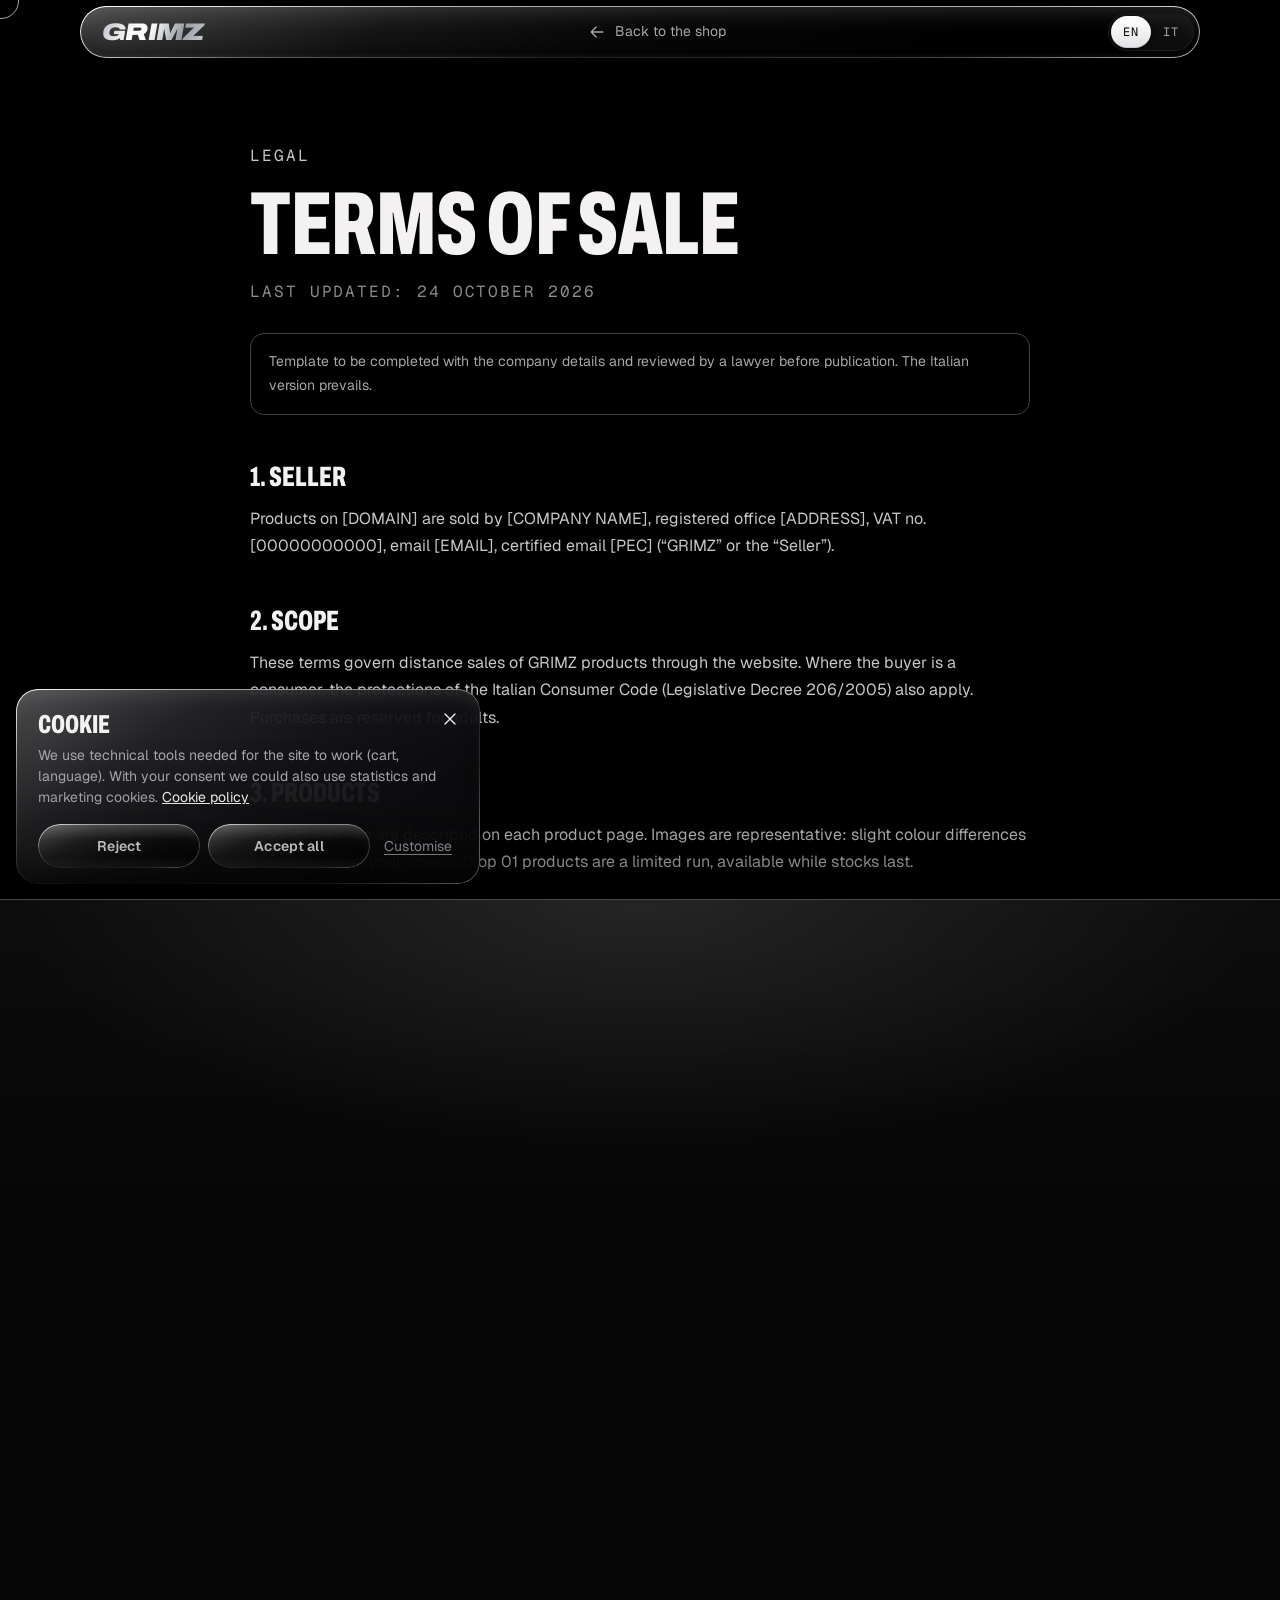
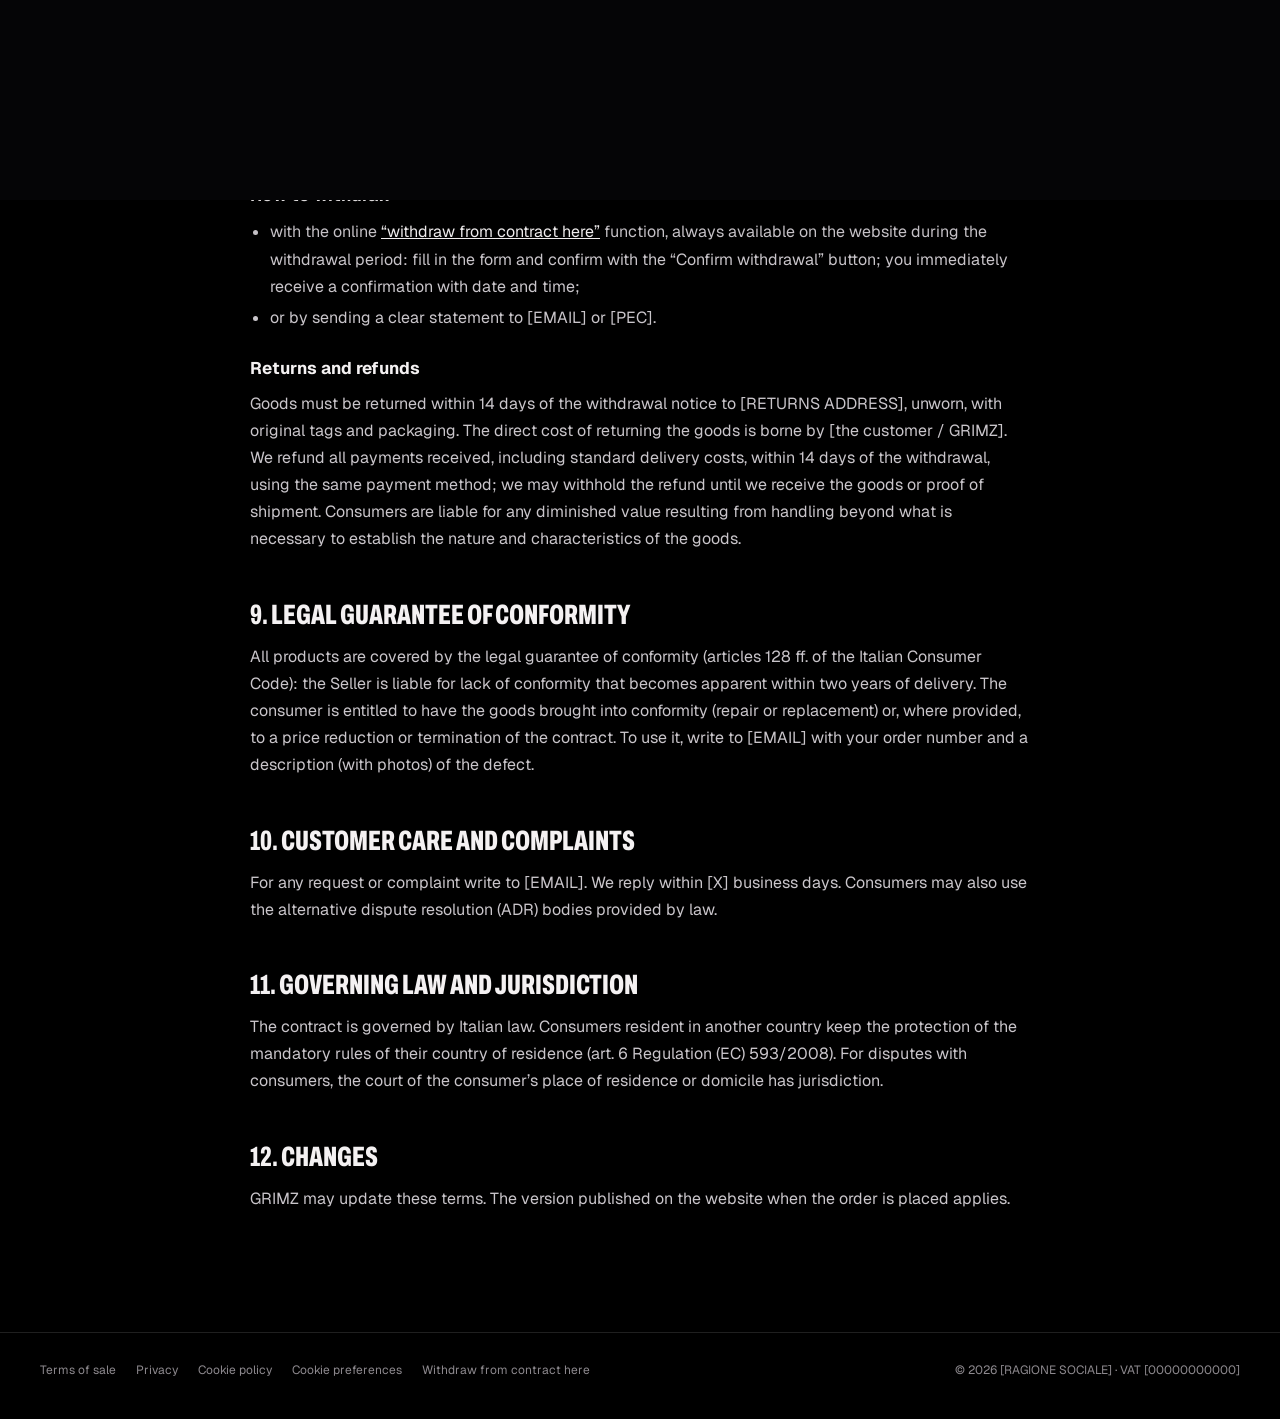
<file: termini.html>
<!doctype html>
<html lang="en" data-lang="en">
<head>
<meta charset="utf-8">
<meta name="viewport" content="width=device-width, initial-scale=1, viewport-fit=cover">
<title>Terms of sale — GRIMZ</title>
<meta name="theme-color" content="#000000">
<link rel="icon" href="data:image/svg+xml,%3Csvg xmlns='http://www.w3.org/2000/svg' viewBox='0 0 64 64'%3E%3Crect width='64' height='64' rx='14' fill='%23E8809C'/%3E%3Ctext x='50%25' y='56%25' text-anchor='middle' dominant-baseline='middle' font-family='Arial Black,Arial' font-weight='900' font-style='italic' font-size='40' fill='%230B0B0C'%3EG%3C/text%3E%3C/svg%3E">
<link rel="preconnect" href="https://fonts.googleapis.com">
<link rel="preconnect" href="https://fonts.gstatic.com" crossorigin>
<link rel="preload" as="style" href="https://fonts.googleapis.com/css2?family=Archivo:ital,wdth,wght@0,62..125,400..900;1,62..125,400..900&amp;family=Geist:wght@300..700&amp;family=Geist+Mono:wght@400..600&amp;display=swap" onload="this.onload=null;this.rel='stylesheet'">
<noscript><link rel="stylesheet" href="https://fonts.googleapis.com/css2?family=Archivo:ital,wdth,wght@0,62..125,400..900;1,62..125,400..900&amp;family=Geist:wght@300..700&amp;family=Geist+Mono:wght@400..600&amp;display=swap"></noscript>
<link rel="stylesheet" href="assets/css/style.css">
<script>(function(){try{var q=new URLSearchParams(location.search).get('lang');var l=q==='it'||q==='en'?q:JSON.parse(localStorage.getItem('grimz:lang')||'null');if(!l)l=(navigator.language||'en').toLowerCase().indexOf('it')===0?'it':'en';document.documentElement.setAttribute('data-lang',l);document.documentElement.lang=l;if(sessionStorage.getItem('grimz:veil')){sessionStorage.removeItem('grimz:veil');document.documentElement.classList.add('veil-in');}}catch(e){}})();</script>
</head>
<body>
<div class="page">
<header class="legal-nav">
  <div class="wrap">
    <a class="logo" href="index.html" aria-label="GRIMZ — home">GRIMZ</a>
    <a class="back" href="index.html"><svg class="ic" viewBox="0 0 24 24" aria-hidden="true"><path d="M19 12H5M11 6l-6 6 6 6"/></svg><span class="en">Back to the shop</span><span class="it">Torna allo shop</span></a>
    <div class="lang" role="group" aria-label="Language"><button type="button" data-lang-btn="en" aria-pressed="true">EN</button><button type="button" data-lang-btn="it" aria-pressed="false">IT</button></div>
  </div>
</header>

<main class="legal">
  <!-- Template to complete and have reviewed by a lawyer before going live. -->

  <!-- ===================== ITALIANO ===================== -->
  <div class="it">
    <p class="mono eye">Legale</p>
    <h1 class="disp">Condizioni generali di vendita</h1>
    <p class="upd mono">Ultimo aggiornamento: 24 ottobre 2026</p>
    <p class="note">Modello da completare con i dati aziendali e da far verificare a un legale prima della pubblicazione.</p>

    <h2>1. Venditore</h2>
    <p>I prodotti presenti su [DOMINIO] sono venduti da [RAGIONE SOCIALE], con sede in [INDIRIZZO SEDE], P.IVA [00000000000], iscrizione REA [NUMERO REA], email [EMAIL], PEC [PEC] (di seguito “GRIMZ” o “Venditore”).</p>

    <h2>2. Ambito</h2>
    <p>Le presenti condizioni regolano la vendita a distanza, tramite il sito, dei prodotti a marchio GRIMZ. Se l’acquirente è un consumatore si applicano anche le tutele del Codice del Consumo (D.Lgs. 206/2005). Gli acquisti sono riservati a persone maggiorenni.</p>

    <h2>3. Prodotti</h2>
    <p>Le caratteristiche dei prodotti sono descritte nelle relative schede. Le immagini sono rappresentative: lievi differenze di colore possono dipendere dallo schermo utilizzato. I prodotti del Drop 01 sono in tiratura limitata e disponibili fino a esaurimento.</p>

    <h2>4. Prezzi</h2>
    <p>I prezzi sono espressi in euro e includono l’IVA. Le spese di spedizione sono indicate al checkout prima della conferma dell’ordine. Per le spedizioni fuori dall’Unione europea possono essere dovuti dazi, imposte e oneri doganali del Paese di destinazione, a carico dell’acquirente salvo diversa indicazione al checkout.</p>

    <h2>5. Ordine e conclusione del contratto</h2>
    <p>Per acquistare l’acquirente aggiunge i prodotti al carrello, inserisce i dati di contatto e di spedizione, sceglie il metodo di spedizione e di pagamento e conferma l’ordine con il pulsante “Paga ora”. Prima della conferma può controllare e correggere i dati inseriti. Il contratto si conclude quando il Venditore invia l’email di conferma dell’ordine, che riporta il riepilogo dell’acquisto e le presenti condizioni. Il contratto è concluso in lingua italiana o inglese.</p>

    <h2>6. Pagamento</h2>
    <p>Sono accettati i metodi indicati al checkout ([CARTE DI CREDITO E DEBITO, APPLE PAY, GOOGLE PAY, PAYPAL]). Il pagamento è gestito da fornitori certificati PCI-DSS ([STRIPE / PAYPAL]): GRIMZ non conserva i dati completi delle carte. L’importo viene addebitato al momento dell’ordine.</p>

    <h2>7. Spedizione e consegna</h2>
    <p>Spediamo in tutto il mondo [ad eccezione dei Paesi indicati al checkout]. Tempi e costi dipendono dal metodo scelto e sono indicati al checkout. Il rischio di perdita o danneggiamento dei beni passa all’acquirente consumatore nel momento in cui entra materialmente in possesso dei beni (art. 63 Codice del Consumo). Al ricevimento ti invitiamo a controllare l’integrità del pacco e a segnalare eventuali danni al corriere e a [EMAIL].</p>

    <h2>8. Diritto di recesso</h2>
    <p>Il consumatore può recedere dal contratto, senza dover fornire alcuna motivazione, entro 14 giorni dal giorno in cui riceve i beni (artt. 52 e seguenti del Codice del Consumo).</p>
    <h3>Come recedere</h3>
    <ul class="dots">
      <li>con la funzione online <a href="recesso.html">“recedi dal contratto qui”</a>, sempre disponibile sul sito durante il periodo di recesso: compili il modulo e confermi con il pulsante “Conferma recesso”; ricevi subito una conferma con data e ora;</li>
      <li>oppure con una dichiarazione esplicita inviata a [EMAIL] o [PEC].</li>
    </ul>
    <h3>Restituzione e rimborso</h3>
    <p>I beni vanno restituiti entro 14 giorni dalla comunicazione del recesso all’indirizzo [INDIRIZZO RESI], integri, non indossati, con etichette e confezione originali. I costi diretti della restituzione sono [a carico del cliente / a carico di GRIMZ]. Rimborsiamo tutti i pagamenti ricevuti, comprese le spese di consegna standard, entro 14 giorni dal recesso, con lo stesso mezzo di pagamento usato per l’acquisto; possiamo sospendere il rimborso fino al ricevimento dei beni o alla prova della loro spedizione (art. 56). Il consumatore risponde della diminuzione di valore dei beni dovuta a una manipolazione diversa da quella necessaria per verificarne natura e caratteristiche (art. 57).</p>

    <h2>9. Garanzia legale di conformità</h2>
    <p>Tutti i prodotti sono coperti dalla garanzia legale di conformità prevista dagli artt. 128 e seguenti del Codice del Consumo: il Venditore risponde dei difetti di conformità che si manifestano entro due anni dalla consegna. In caso di difetto il consumatore ha diritto al ripristino della conformità (riparazione o sostituzione) oppure, nei casi previsti, a una riduzione del prezzo o alla risoluzione del contratto. Per farla valere scrivi a [EMAIL] con il numero d’ordine e una descrizione (con foto) del difetto.</p>

    <h2>10. Assistenza e reclami</h2>
    <p>Per qualsiasi richiesta o reclamo puoi scrivere a [EMAIL]. Rispondiamo entro [X] giorni lavorativi. Il consumatore può inoltre rivolgersi agli organismi di risoluzione alternativa delle controversie (ADR) previsti dalla legge.</p>

    <h2>11. Legge applicabile e foro competente</h2>
    <p>Il contratto è regolato dalla legge italiana. Se l’acquirente è un consumatore residente in un altro Paese, restano salve le norme inderogabili a sua tutela previste dalla legge del Paese di residenza (art. 6 Reg. CE 593/2008). Per le controversie con i consumatori è competente il giudice del luogo di residenza o domicilio del consumatore (art. 66-bis Codice del Consumo).</p>

    <h2>12. Modifiche</h2>
    <p>GRIMZ può aggiornare queste condizioni. Si applica la versione pubblicata sul sito al momento dell’ordine.</p>
  </div>

  <!-- ===================== ENGLISH ===================== -->
  <div class="en">
    <p class="mono eye">Legal</p>
    <h1 class="disp">Terms of sale</h1>
    <p class="upd mono">Last updated: 24 October 2026</p>
    <p class="note">Template to be completed with the company details and reviewed by a lawyer before publication. The Italian version prevails.</p>

    <h2>1. Seller</h2>
    <p>Products on [DOMAIN] are sold by [COMPANY NAME], registered office [ADDRESS], VAT no. [00000000000], email [EMAIL], certified email [PEC] (“GRIMZ” or the “Seller”).</p>

    <h2>2. Scope</h2>
    <p>These terms govern distance sales of GRIMZ products through the website. Where the buyer is a consumer, the protections of the Italian Consumer Code (Legislative Decree 206/2005) also apply. Purchases are reserved for adults.</p>

    <h2>3. Products</h2>
    <p>Product features are described on each product page. Images are representative: slight colour differences may depend on your screen. Drop 01 products are a limited run, available while stocks last.</p>

    <h2>4. Prices</h2>
    <p>Prices are in euro and include VAT. Shipping costs are shown at checkout before you confirm the order. For shipments outside the European Union, duties, taxes and customs charges of the destination country may apply and are paid by the buyer unless stated otherwise at checkout.</p>

    <h2>5. Orders and conclusion of the contract</h2>
    <p>To buy, add products to the cart, enter contact and shipping details, choose the shipping and payment method and confirm with the “Pay now” button. Before confirming you can review and correct your details. The contract is concluded when the Seller sends the order confirmation email, which includes a summary of the purchase and these terms. The contract is concluded in Italian or English.</p>

    <h2>6. Payment</h2>
    <p>We accept the methods shown at checkout ([CREDIT AND DEBIT CARDS, APPLE PAY, GOOGLE PAY, PAYPAL]). Payments are handled by PCI-DSS certified providers ([STRIPE / PAYPAL]): GRIMZ does not store full card details. The amount is charged when the order is placed.</p>

    <h2>7. Shipping and delivery</h2>
    <p>We ship worldwide [except to the countries listed at checkout]. Times and costs depend on the chosen method and are shown at checkout. The risk of loss or damage passes to the consumer when they take physical possession of the goods. On delivery, please check the parcel and report any damage to the courier and to [EMAIL].</p>

    <h2>8. Right of withdrawal</h2>
    <p>Consumers may withdraw from the contract without giving any reason within 14 days of receiving the goods.</p>
    <h3>How to withdraw</h3>
    <ul class="dots">
      <li>with the online <a href="recesso.html">“withdraw from contract here”</a> function, always available on the website during the withdrawal period: fill in the form and confirm with the “Confirm withdrawal” button; you immediately receive a confirmation with date and time;</li>
      <li>or by sending a clear statement to [EMAIL] or [PEC].</li>
    </ul>
    <h3>Returns and refunds</h3>
    <p>Goods must be returned within 14 days of the withdrawal notice to [RETURNS ADDRESS], unworn, with original tags and packaging. The direct cost of returning the goods is borne by [the customer / GRIMZ]. We refund all payments received, including standard delivery costs, within 14 days of the withdrawal, using the same payment method; we may withhold the refund until we receive the goods or proof of shipment. Consumers are liable for any diminished value resulting from handling beyond what is necessary to establish the nature and characteristics of the goods.</p>

    <h2>9. Legal guarantee of conformity</h2>
    <p>All products are covered by the legal guarantee of conformity (articles 128 ff. of the Italian Consumer Code): the Seller is liable for lack of conformity that becomes apparent within two years of delivery. The consumer is entitled to have the goods brought into conformity (repair or replacement) or, where provided, to a price reduction or termination of the contract. To use it, write to [EMAIL] with your order number and a description (with photos) of the defect.</p>

    <h2>10. Customer care and complaints</h2>
    <p>For any request or complaint write to [EMAIL]. We reply within [X] business days. Consumers may also use the alternative dispute resolution (ADR) bodies provided by law.</p>

    <h2>11. Governing law and jurisdiction</h2>
    <p>The contract is governed by Italian law. Consumers resident in another country keep the protection of the mandatory rules of their country of residence (art. 6 Regulation (EC) 593/2008). For disputes with consumers, the court of the consumer’s place of residence or domicile has jurisdiction.</p>

    <h2>12. Changes</h2>
    <p>GRIMZ may update these terms. The version published on the website when the order is placed applies.</p>
  </div>
</main>

<footer class="legal-foot">
  <div class="wrap">
    <nav aria-label="Legal">
      <a href="termini.html"><span class="en">Terms of sale</span><span class="it">Condizioni di vendita</span></a>
      <a href="privacy.html">Privacy</a>
      <a href="cookie.html">Cookie policy</a>
      <a href="#" data-open-consent><span class="en">Cookie preferences</span><span class="it">Preferenze cookie</span></a>
      <a href="recesso.html"><span class="en">Withdraw from contract here</span><span class="it">Recedi dal contratto qui</span></a>
    </nav>
    <p>© 2026 [RAGIONE SOCIALE] · <span class="en">VAT</span><span class="it">P.IVA</span> [00000000000]</p>
  </div>
</footer>
</div>
<script src="assets/js/site.js" defer></script>
</body>
</html>
</file>
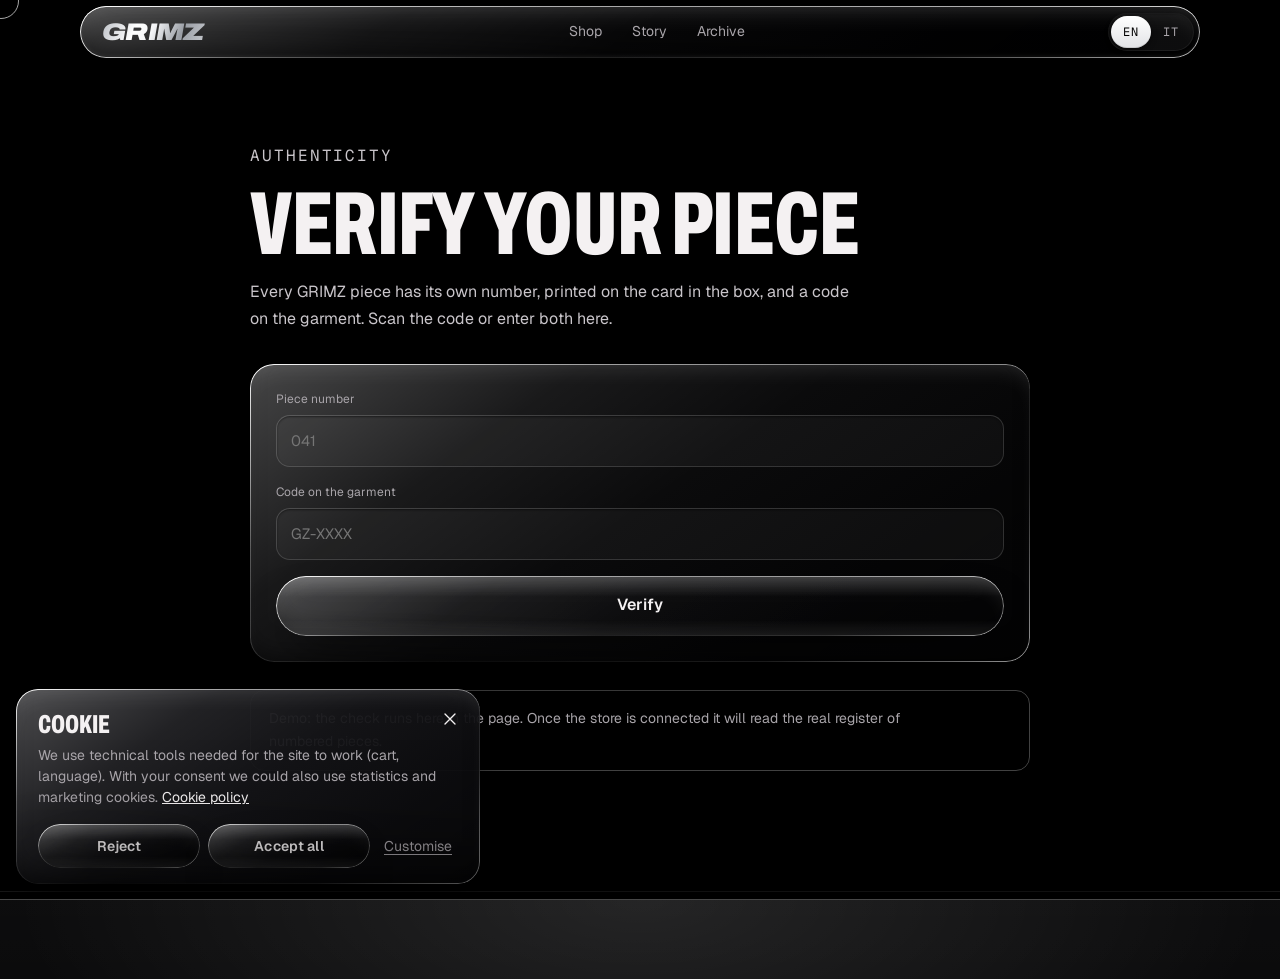
<file: verifica.html>
<!doctype html>
<html lang="en" data-lang="en">
<head>
<meta charset="utf-8">
<meta name="viewport" content="width=device-width, initial-scale=1, viewport-fit=cover">
<title>Verify a piece — GRIMZ</title>
<meta name="description" content="Check that your GRIMZ piece is authentic with its number and code.">
<meta name="theme-color" content="#000000">
<meta property="og:title" content="Verify a piece — GRIMZ">
<meta property="og:image" content="assets/media/og-grimz.jpg">
<link rel="icon" href="data:image/svg+xml,%3Csvg xmlns='http://www.w3.org/2000/svg' viewBox='0 0 64 64'%3E%3Crect width='64' height='64' rx='14' fill='%23E8809C'/%3E%3Ctext x='50%25' y='56%25' text-anchor='middle' dominant-baseline='middle' font-family='Arial Black,Arial' font-weight='900' font-style='italic' font-size='40' fill='%230B0B0C'%3EG%3C/text%3E%3C/svg%3E">
<link rel="preconnect" href="https://fonts.googleapis.com">
<link rel="preconnect" href="https://fonts.gstatic.com" crossorigin>
<link rel="preload" as="style" href="https://fonts.googleapis.com/css2?family=Archivo:ital,wdth,wght@0,62..125,400..900;1,62..125,400..900&amp;family=Geist:wght@300..700&amp;family=Instrument+Serif:ital@0;1&amp;family=Geist+Mono:wght@400..600&amp;display=swap" onload="this.onload=null;this.rel='stylesheet'">
<noscript><link rel="stylesheet" href="https://fonts.googleapis.com/css2?family=Archivo:ital,wdth,wght@0,62..125,400..900;1,62..125,400..900&amp;family=Geist:wght@300..700&amp;family=Instrument+Serif:ital@0;1&amp;family=Geist+Mono:wght@400..600&amp;display=swap"></noscript>
<link rel="stylesheet" href="assets/css/style.css">
<script>(function(){try{var q=new URLSearchParams(location.search).get('lang');var l=q==='it'||q==='en'?q:JSON.parse(localStorage.getItem('grimz:lang')||'null');if(!l)l=(navigator.language||'en').toLowerCase().indexOf('it')===0?'it':'en';document.documentElement.setAttribute('data-lang',l);document.documentElement.lang=l;if(sessionStorage.getItem('grimz:veil')){sessionStorage.removeItem('grimz:veil');document.documentElement.classList.add('veil-in');}}catch(e){}})();</script>
</head>
<body>
<div class="page sub">
<header class="legal-nav">
  <div class="wrap">
    <a class="logo" href="index.html" aria-label="GRIMZ — home">GRIMZ</a>
    <nav class="story-nav" aria-label="Main"><a href="index.html#shop"><span class="en">Shop</span><span class="it">Shop</span></a><a href="storia.html"><span class="en">Story</span><span class="it">Storia</span></a><a href="archivio.html"><span class="en">Archive</span><span class="it">Archivio</span></a></nav>
    <div class="lang" role="group" aria-label="Language"><button type="button" data-lang-btn="en" aria-pressed="true">EN</button><button type="button" data-lang-btn="it" aria-pressed="false">IT</button></div>
  </div>
</header>
<main class="legal vf">
  <p class="mono eye"><span class="en">Authenticity</span><span class="it">Autenticità</span></p>
  <h1 class="disp"><span class="en">Verify your piece</span><span class="it">Verifica il tuo pezzo</span></h1>
  <p class="lead" style="max-width:56ch"><span class="en">Every GRIMZ piece has its own number, printed on the card in the box, and a code on the garment. Scan the code or enter both here.</span><span class="it">Ogni capo GRIMZ ha un numero, stampato sulla card nella confezione, e un codice sul capo. Inquadra il codice o inseriscili qui.</span></p>
  <form class="wd-card" data-verify novalidate>
    <label class="fld"><span><span class="en">Piece number</span><span class="it">Numero del pezzo</span></span><input name="n" inputmode="numeric" placeholder="041" required></label>
    <label class="fld"><span><span class="en">Code on the garment</span><span class="it">Codice sul capo</span></span><input name="c" placeholder="GZ-XXXX" required></label>
    <button type="submit" class="btn btn-line btn-xl"><span class="en">Verify</span><span class="it">Verifica</span></button>
  </form>
  <div class="vf-out" data-verify-out hidden></div>
  <p class="note"><span class="en">Demo: the check runs here in the page. Once the store is connected it will read the real register of numbered pieces.</span><span class="it">Demo: il controllo avviene qui nella pagina. Quando lo shop sarà collegato leggerà il vero registro dei pezzi numerati.</span></p>
</main>
<footer class="legal-foot">
  <div class="wrap">
    <nav aria-label="Legal">
      <a href="faq.html"><span class="en">Help &amp; FAQ</span><span class="it">Assistenza e FAQ</span></a>
      <a href="ordini.html"><span class="en">Track your order</span><span class="it">Traccia l’ordine</span></a>
      <a href="verifica.html"><span class="en">Verify a piece</span><span class="it">Verifica un pezzo</span></a>
      <a href="termini.html"><span class="en">Terms of sale</span><span class="it">Condizioni di vendita</span></a>
      <a href="privacy.html">Privacy</a>
      <a href="cookie.html">Cookie policy</a>
      <a href="#" data-open-consent><span class="en">Cookie preferences</span><span class="it">Preferenze cookie</span></a>
      <a href="recesso.html"><span class="en">Withdraw from contract here</span><span class="it">Recedi dal contratto qui</span></a>
    </nav>
    <p>© 2026 [RAGIONE SOCIALE] · <span class="en">VAT</span><span class="it">P.IVA</span> [00000000000]</p>
  </div>
</footer>
</div>
<script src="assets/js/site.js" defer></script>
<script src="assets/js/pages.js" defer></script>
</body>
</html>
</file>
<file: assets/css/style.css>
/* =========================================================
   GRIMZ — Drop 01 · style.css
   Pink is reserved for buying: CTAs, prices, chosen size, cart.
   ========================================================= */

/* ---------- tokens ---------- */
:root {
  --pink: #E8809C;
  --pink-2: #F39AB4;
  --ink: #F4F1F2;
  --mute: #A9A5AA;
  --faint: #8D898E;
  --line: rgba(255, 255, 255, .12);
  --line-2: rgba(255, 255, 255, .26);
  --grey: #B9BDC3;
  --warn: #FFB38A;
  --nav: 64px;
  --stage: clamp(520px, calc(100vh - var(--nav)), 1300px);

  /* ---- materials (Night Glass) ---- */
  --spring: cubic-bezier(.16, 1, .3, 1);   /* = --ease-out: one curve for everything that settles */
  /* "fumé": smoked black-and-white glass — white light enters at the top-left, smoke pools at the bottom.
     No colour in the glass: colour (pink) is kept for buying only. Three thicknesses, like real sheets:
     thin = chips and toggles, medium = panels and cards, thick = the surfaces that float (capsule, buy bar, menu, bag). */
  --glass-tint: rgba(10, 10, 12, .26);                 /* real glass: tint over a live blur */
  --glass-tint-2: rgba(12, 12, 14, .55);               /* simulated glass / fallback */
  --glass-fill: linear-gradient(145deg, rgba(255, 255, 255, .26) 0%, rgba(255, 255, 255, .08) 28%, rgba(255, 255, 255, .02) 50%, rgba(0, 0, 0, .22) 78%, rgba(0, 0, 0, .42) 100%);
  --glass-edge: linear-gradient(145deg, rgba(255, 255, 255, .95) 0%, rgba(255, 255, 255, .25) 22%, rgba(255, 255, 255, .04) 50%, rgba(255, 255, 255, .12) 78%, rgba(255, 255, 255, .6) 100%);
  --glass-blur: blur(24px) saturate(120%) brightness(1.06);
  --glass-shadow: inset 0 1px 0 rgba(255, 255, 255, .45), inset 0 -1px 0 rgba(0, 0, 0, .6), inset 0 -16px 30px -18px rgba(0, 0, 0, .7), inset 0 14px 28px -18px rgba(255, 255, 255, .22), 0 24px 50px -20px rgba(0, 0, 0, .9);
  --glass-sheen: linear-gradient(115deg, rgba(255, 255, 255, 0) 28%, rgba(255, 255, 255, .14) 44%, rgba(255, 255, 255, 0) 58%);
  /* thin */
  --glass-fill-thin: linear-gradient(160deg, rgba(255, 255, 255, .13) 0%, rgba(255, 255, 255, .04) 45%, rgba(0, 0, 0, .16) 100%), rgba(255, 255, 255, .02);
  --chip-ring: inset 0 0 0 1px rgba(255, 255, 255, .24), inset 0 1px 0 rgba(255, 255, 255, .22);
  /* thick: deeper blur, a second inner rim (the far face of the sheet) and a heavier drop */
  --glass-blur-thick: blur(30px) saturate(125%) brightness(1.08);
  --glass-shadow-thick: inset 0 1px 0 rgba(255, 255, 255, .55), inset 0 0 0 1px rgba(255, 255, 255, .05), inset 0 -1px 0 rgba(0, 0, 0, .7), inset 0 -2px 6px -2px rgba(255, 255, 255, .12), inset 0 -22px 36px -22px rgba(0, 0, 0, .8), inset 0 18px 30px -20px rgba(255, 255, 255, .26), 0 30px 60px -24px rgba(0, 0, 0, .95), 0 0 0 .5px rgba(0, 0, 0, .6);
  --glass-edge-thick: linear-gradient(145deg, #FFFFFF 0%, rgba(255, 255, 255, .32) 20%, rgba(255, 255, 255, .05) 48%, rgba(255, 255, 255, .16) 76%, rgba(255, 255, 255, .7) 100%);
  /* motion scale: three durations, two curves — everything on the site moves by these */
  --t-1: .18s; --t-2: .32s; --t-3: .6s;
  --ease-out: cubic-bezier(.16, 1, .3, 1);
  --ease-io: cubic-bezier(.65, 0, .35, 1);
  --chrome: linear-gradient(180deg, #FFFFFF 0%, #ECEDEF 34%, #A2A6AD 50%, #F4F5F7 68%, #B4B8BF 100%);
  /* film grain (static image, painted once): kills banding in dark gradients */
  --grain: url("data:image/svg+xml,%3Csvg xmlns='http://www.w3.org/2000/svg' width='160' height='160'%3E%3Cfilter id='n'%3E%3CfeTurbulence type='fractalNoise' baseFrequency='.85' numOctaves='2' stitchTiles='stitch'/%3E%3CfeColorMatrix values='0 0 0 0 1 0 0 0 0 1 0 0 0 0 1 0 0 0 .06 0'/%3E%3C/filter%3E%3Crect width='100%25' height='100%25' filter='url(%23n)'/%3E%3C/svg%3E");
}
@supports (height: 100svh) {
  :root { --stage: clamp(520px, calc(100svh - var(--nav)), 1300px); }
}

/* ---------- base ---------- */
html { scroll-behavior: smooth; background: #000; }
body { margin: 0; background: #000; color: var(--ink); font-family: 'Geist', ui-sans-serif, system-ui, -apple-system, 'Segoe UI', sans-serif; }
html.lock, html.lock body { overflow: hidden; }
@media (prefers-reduced-motion: reduce) {
  html { scroll-behavior: auto; }
  .marq { animation: none !important; }
}
[hidden] { display: none !important; }
a { color: inherit; }
.g, .page {
  position: relative;
  background: #000;
  color: var(--ink);
  font-size: 16px;
  line-height: 1.55;
  -webkit-font-smoothing: antialiased;
  overflow-x: clip;
}
.g *, .g *::before, .g *::after, .page *, .page *::before, .page *::after { box-sizing: border-box; }
.g img, .g video, .page img { display: block; max-width: 100%; }
picture { display: contents; }   /* AVIF with WebP fallback, without changing the layout of the <img> */
.g a, .page a { text-decoration: none; }
:where(.g, .page) button { font: inherit; color: inherit; background: none; border: 0; padding: 0; cursor: pointer; }
:where(.g, .page) :where(h1, h2, h3, p, ol, ul, figure, blockquote) { margin: 0; padding: 0; }
:where(.g, .page) :where(ol, ul) { list-style: none; }
.g section { scroll-margin-top: var(--nav); }
/* focus: a ring of white light that follows each control's own radius (never squares off a pill) */
:focus-visible { outline: 2px solid rgba(255, 255, 255, .95); outline-offset: 3px; }
.btn-pink:focus-visible { outline-color: #F7B2C6; }
.ticker :focus-visible, .lang button:focus-visible { outline-color: #0B0B0C; }
:focus:not(:focus-visible) { outline: none; }

/* bilingual copy: <span class="en">…</span><span class="it">…</span> */
[data-lang="en"] .it, [data-lang="it"] .en { display: none !important; }

.sr { position: absolute !important; width: 1px; height: 1px; overflow: hidden; clip: rect(0 0 0 0); white-space: nowrap; }
.wrap { max-width: 1440px; margin: 0 auto; padding: 0 40px; }

/* ---------- type ---------- */
.disp { font-family: 'Archivo', 'Arial Narrow', Impact, sans-serif; font-stretch: 62%; font-weight: 800; text-transform: uppercase; line-height: .88; letter-spacing: -.005em; text-wrap: balance; }
.mono { font-family: 'Geist Mono', ui-monospace, SFMono-Regular, Menlo, monospace; font-size: 12px; letter-spacing: .12em; text-transform: uppercase; line-height: 1.45; }
.eye { color: var(--faint); }
.mute { color: var(--mute); }
.buy-price { color: var(--pink); }
.h-l { font-size: clamp(52px, 7vw, 112px); }
.h-m { font-size: clamp(40px, 4.6vw, 76px); }
.lead { font-size: clamp(16px, 1.3vw, 19px); color: var(--mute); max-width: 42ch; text-wrap: pretty; }
/* typesetting: no orphans in running text, balanced headings, optical tracking on the condensed display face
   (the bigger it gets, the tighter it sits), figures that line up wherever numbers are compared */
:where(.g, .page) p, :where(.g, .page) li, :where(.g, .page) dd { text-wrap: pretty; }
:where(.g, .page) :where(h1, h2, h3) { text-wrap: balance; }
.h-l { letter-spacing: -.014em; }
.h-m { letter-spacing: -.008em; }
:where(.g, .page) table, .qty span, [data-subtotal], .dr-r .buy-price, .co-sum, .od-link, .eta, [data-eta] { font-variant-numeric: tabular-nums; }
blockquote, .rv-t { hanging-punctuation: first; }
.g, .page { font-optical-sizing: auto; font-kerning: normal; }
.ic { width: 20px; height: 20px; fill: none; stroke: currentColor; stroke-width: 1.6; stroke-linecap: round; stroke-linejoin: round; flex: none; }

/* ---------- materials: glass ----------
   Real glass (live backdrop blur) is kept to a few small surfaces that float over imagery:
   the header capsule, the buy bar and the mobile menu. Everything else uses simulated glass:
   same fill, edge and highlight, no live blur (behind it there is black anyway), zero GPU cost. */
.nav-cap, .buybar, .legal-nav .wrap, .co-head .wrap {
  background: var(--glass-fill), var(--glass-tint);
  -webkit-backdrop-filter: var(--glass-blur-thick); backdrop-filter: var(--glass-blur-thick);
  box-shadow: var(--glass-shadow-thick);
}
.btn-line, .qb, .cc, .fit, .upsell, .step, .wd-card, .dintro, .drag-hint, .finder-out, .menu-btn, .cart-btn {
  background: var(--glass-fill), var(--glass-tint-2);
  box-shadow: var(--glass-shadow);
}
/* 1px light edge: gradient border drawn with a mask — any radius, transparent inside */
.nav-cap::before, .buybar::before, .legal-nav .wrap::before, .co-head .wrap::before,
.btn-line::before, .qb::before, .cc::before, .fit::before, .upsell::before, .step::before, .wd-card::before,
.dintro::before, .drag-hint::before, .finder-out::before, .menu-btn::before, .cart-btn::before {
  content: ""; position: absolute; inset: 0; border-radius: inherit; padding: 1px; pointer-events: none;
  background: var(--glass-edge);
  -webkit-mask: linear-gradient(#000 0 0) content-box, linear-gradient(#000 0 0); -webkit-mask-composite: xor;
  mask: linear-gradient(#000 0 0) content-box, linear-gradient(#000 0 0); mask-composite: exclude;
}
.nav-cap::before, .buybar::before, .legal-nav .wrap::before, .co-head .wrap::before { background: var(--glass-edge-thick); }
.btn-line, .qb, .cc, .fit, .upsell, .step, .wd-card, .finder-out, .menu-btn, .cart-btn, .legal-nav .wrap, .co-head .wrap { position: relative; }
/* diagonal light streak across the floating glass (static: painted once) */
.nav-cap::after, .buybar::after, .qb::after {
  content: ""; position: absolute; inset: 0; border-radius: inherit; pointer-events: none; background: var(--glass-sheen);
}
/* fallbacks: no backdrop-filter support, "reduce transparency" setting, low-memory devices */
@supports not ((-webkit-backdrop-filter: blur(1px)) or (backdrop-filter: blur(1px))) {
  .nav-cap, .buybar, .legal-nav .wrap, .co-head .wrap, .msheet { background: var(--glass-fill), var(--glass-tint-2); }
}
.lite .drawer { -webkit-backdrop-filter: none; backdrop-filter: none; background-color: rgba(12, 12, 15, .97); }
@supports not ((-webkit-backdrop-filter: blur(1px)) or (backdrop-filter: blur(1px))) { .drawer { background-color: rgba(12, 12, 15, .97); } }
.lite .nav-cap, .lite .buybar, .lite .legal-nav .wrap, .lite .co-head .wrap, .lite .msheet { -webkit-backdrop-filter: none; backdrop-filter: none; background: var(--glass-fill), rgba(14, 14, 18, .92); }
@media (prefers-reduced-transparency: reduce) {
  .nav-cap, .buybar, .legal-nav .wrap, .co-head .wrap, .msheet, .drawer { -webkit-backdrop-filter: none; backdrop-filter: none; background: rgb(18, 18, 22); }
}
/* chrome type: the reflective grey panels of the garment, turned into a material */
.logo, .foot-word, .deg, .piece strong {
  background: var(--chrome); -webkit-background-clip: text; background-clip: text; color: transparent; -webkit-text-fill-color: transparent;
}

/* ---------- buttons & links ---------- */
.btn {
  display: inline-flex; align-items: center; justify-content: center; gap: 10px;
  position: relative; isolation: isolate;
  min-height: 52px; padding: 0 26px; border-radius: 999px; border: 0;
  font: inherit; font-weight: 600; font-size: 15px; letter-spacing: .01em; white-space: nowrap; cursor: pointer;
  transition: background var(--t-1), transform var(--t-2) var(--spring), scale var(--t-1) var(--spring), filter var(--t-1), color var(--t-1), box-shadow var(--t-2);
}
.btn.is-mag { transition: background var(--t-1), transform var(--t-1) linear, scale var(--t-1) var(--spring), filter var(--t-1), color var(--t-1), box-shadow var(--t-2); }
.btn:active { scale: .97; }
/* pink liquid — the only saturated, glowing thing on the page: it is where the eye goes.
   The specular highlight follows the cursor (--mx is set by the magnetic script). */
.btn-pink {
  color: #1A0B11;
  background:
    radial-gradient(130% 100% at var(--mx, 50%) -35%, rgba(255, 255, 255, .66), rgba(255, 255, 255, 0) 55%),
    radial-gradient(80% 60% at 50% 135%, rgba(255, 214, 228, .65), rgba(255, 214, 228, 0) 70%),   /* caustic: light bouncing up from below */
    linear-gradient(180deg, #F7B2C6 0%, #EC8CA8 46%, #D96E90 100%);
  box-shadow:
    inset 0 1px 0 rgba(255, 255, 255, .7),
    inset 0 -1px 0 rgba(110, 20, 56, .35),
    inset 0 -12px 20px -12px rgba(140, 28, 74, .5),
    0 1px 2px rgba(0, 0, 0, .4),
    0 12px 30px -10px rgba(232, 128, 156, .6);
}
.btn-pink::after, .btn-line::after { /* lensing on the rims + a light sweep on hover */
  content: ""; position: absolute; inset: 0; z-index: -1; border-radius: inherit; pointer-events: none;
  background:
    linear-gradient(115deg, rgba(255, 255, 255, 0) 40%, rgba(255, 255, 255, .38) 50%, rgba(255, 255, 255, 0) 60%) -160% 0 / 260% 100% no-repeat,
    linear-gradient(180deg, rgba(255, 255, 255, .3), rgba(255, 255, 255, 0) 36%, rgba(255, 255, 255, 0) 72%, rgba(255, 255, 255, .16)) 0 0 / 100% 100% no-repeat;
  transition: background-position .9s var(--spring);
}
.btn-line::after { z-index: 0; opacity: .55; }
.btn-pink:hover::after, .btn-line:hover::after { background-position: 160% 0, 0 0; }
.btn-pink:hover {
  color: #1A0B11; filter: brightness(1.05) saturate(1.06);
  box-shadow:
    inset 0 1px 0 rgba(255, 255, 255, .75),
    inset 0 -1px 0 rgba(110, 20, 56, .35),
    inset 0 -12px 20px -12px rgba(140, 28, 74, .5),
    0 1px 2px rgba(0, 0, 0, .4),
    0 18px 44px -12px rgba(232, 128, 156, .8);
}
/* clear glass — secondary actions */
.btn-line { color: var(--ink); }
.btn-line:hover { color: var(--ink); background: var(--glass-fill), rgba(48, 48, 56, .7); }
.btn-block { width: 100%; }
.btn-xl { min-height: 60px; font-size: 16px; }
.link { display: inline-flex; align-items: center; gap: 8px; font-weight: 500; border-bottom: 1px solid var(--line-2); padding-bottom: 4px; transition: border-color var(--t-1), color var(--t-1); }
.link:hover { border-color: var(--ink); }
.link .ic { width: 16px; height: 16px; transition: transform var(--t-2); }
.link:hover .ic { transform: translateX(4px); }

[data-reveal] { transition: opacity .9s ease, transform 1.1s var(--ease-out); }
.js [data-reveal]:not(.in) { opacity: 0; transform: translateY(32px); }

/* ---------- intro (drop ritual) ---------- */
.intro { position: fixed; inset: 0; z-index: 100; background: #000; display: grid; place-items: center; clip-path: inset(0 0 0 0); transition: clip-path 1s cubic-bezier(.76, 0, .24, 1), visibility 0s linear 1s; }
.intro.done { clip-path: inset(0 0 100% 0); visibility: hidden; }
.intro-seen .intro { display: none; }
.intro-in { text-align: center; color: #F4F1F2; }
.intro-drop {
  font-size: clamp(72px, 15vw, 240px); padding: 0 .04em;
  background: linear-gradient(100deg, #6E737B 0%, #9DA1A8 30%, #FFFFFF 46%, #E9EBEE 52%, #9DA1A8 66%, #6E737B 100%) 100% 0 / 260% 100%;
  -webkit-background-clip: text; background-clip: text; -webkit-text-fill-color: transparent; color: transparent;
  animation: introIn 1.1s cubic-bezier(.2, .7, .1, 1) both, chromeOn 1.5s cubic-bezier(.4, 0, .2, 1) .25s both;
}
@keyframes chromeOn { from { background-position: 100% 0; } to { background-position: 0% 0; } }
.intro-bar { width: min(320px, 60vw); height: 1px; background: rgba(255, 255, 255, .18); margin: 26px auto 12px; overflow: hidden; }
.intro-bar span { display: block; height: 100%; background: #F4F1F2; transform-origin: 0 50%; transform: scaleX(0); }
.intro-count { color: #8D898E; font-family: 'Geist Mono', monospace; font-size: 12px; letter-spacing: .2em; }
@keyframes introIn { from { opacity: 0; letter-spacing: .2em; filter: blur(12px); } to { opacity: 1; letter-spacing: -.005em; filter: none; } }

/* ---------- custom cursor (desktop) ---------- */
.cursor { position: fixed; left: 0; top: 0; z-index: 200; width: 0; height: 0; pointer-events: none; }
.cursor::before { content: ""; position: absolute; left: -17px; top: -17px; width: 34px; height: 34px; border-radius: 50%; border: 1px solid rgba(255, 255, 255, .65); transition: transform var(--t-2) var(--ease-out), background var(--t-2), border-color var(--t-2); }
.cursor[data-mode="link"]::before { transform: scale(1.45); background: rgba(255, 255, 255, .1); border-color: transparent; }
.cursor[data-mode="drag"]::before, .cursor[data-mode="zoom"]::before, .cursor[data-mode="scroll"]::before { transform: scale(2.5); background: #F4F1F2; border-color: #F4F1F2; }
.cursor.down::before { transform: scale(.8); }
.cursor-lbl { position: absolute; left: 0; top: 0; transform: translate(-50%, -50%); font: 600 10px/1 'Geist Mono', monospace; letter-spacing: .12em; text-transform: uppercase; color: #000; white-space: nowrap; opacity: 0; transition: opacity var(--t-1); }
.cursor[data-mode="drag"] .cursor-lbl, .cursor[data-mode="zoom"] .cursor-lbl, .cursor[data-mode="scroll"] .cursor-lbl { opacity: 1; }

/* ---------- cookie banner ---------- */
.cc {
  position: fixed; left: 16px; bottom: 16px; z-index: 90; width: min(420px, calc(100% - 32px));
  padding: 22px 22px 16px; border-radius: 22px; background: var(--glass-fill), rgba(16, 16, 20, .94);
  color: #F4F1F2; font-size: 14px; line-height: 1.5;
  transform: translateY(130%); opacity: 0; visibility: hidden;
  transition: transform var(--t-3) var(--ease-out), opacity var(--t-2), visibility 0s linear .6s;
}
.cc.show { transform: none; opacity: 1; visibility: visible; transition: transform var(--t-3) var(--ease-out), opacity var(--t-2); }
.cc-x { position: absolute; top: 10px; right: 10px; width: 40px; height: 40px; display: grid; place-items: center; border-radius: 999px; background: none; border: 0; color: inherit; cursor: pointer; }
.cc-x:hover { background: rgba(255, 255, 255, .08); }
.cc-t { font-family: 'Archivo', sans-serif; font-stretch: 62%; font-weight: 800; text-transform: uppercase; font-size: 26px; line-height: 1; margin: 0 0 8px; }
.cc-p { margin: 0; color: #A9A5AA; }
.cc-p a { color: #F4F1F2; text-decoration: underline; }
.cc-actions { display: flex; flex-wrap: wrap; gap: 8px; margin-top: 16px; align-items: center; }
.cc-actions .btn { min-height: 44px; padding: 0 18px; font-size: 14px; flex: 1 1 120px; }
.cc-link { background: none; border: 0; color: #A9A5AA; text-decoration: underline; text-underline-offset: 3px; cursor: pointer; font: inherit; min-height: 44px; padding: 0 6px; }
.cc-prefs { margin-top: 14px; display: flex; flex-direction: column; gap: 8px; }
.cc-row { display: flex; justify-content: space-between; align-items: center; gap: 12px; padding: 10px 12px; border: 1px solid rgba(255, 255, 255, .12); border-radius: 12px; cursor: pointer; }
.cc-row small { display: block; color: #8D898E; font-size: 12px; }
.cc-row input { width: 20px; height: 20px; accent-color: #F4F1F2; flex: none; }

/* ---------- ticker ---------- */
.ticker { height: 34px; overflow: hidden; background: #F4F1F2; color: #0B0B0C; display: flex; align-items: center; }
.marq { display: flex; width: max-content; animation: gmarq 48s linear infinite; }
.marq-set { display: flex; align-items: center; gap: 26px; padding-right: 26px; }
.marq-set > span { font-family: 'Geist Mono', monospace; font-size: 11.5px; font-weight: 500; letter-spacing: .16em; text-transform: uppercase; white-space: nowrap; }
.marq-set .ic { width: 13px; height: 13px; stroke-width: 2; }
@keyframes gmarq { to { transform: translateX(-50%); } }

/* ---------- nav ---------- */
.nav { position: sticky; top: 0; z-index: 50; height: var(--nav); pointer-events: none; }   /* the band is empty: only the capsule is there */
.nav-cap {
  pointer-events: auto; position: relative; display: flex; align-items: center; justify-content: space-between; gap: 20px;
  width: min(1120px, calc(100% - 24px)); height: 52px; margin: 6px auto 0; padding: 0 4px 0 22px; border-radius: 999px;
  transition: transform var(--t-3) var(--spring), height var(--t-2) var(--spring), margin var(--t-2) var(--spring);
}
.nav.is-compact .nav-cap { height: 46px; margin-top: 9px; }
.nav.is-hidden .nav-cap { transform: translateY(calc(-100% - 16px)); }
.logo { font-family: 'Archivo', sans-serif; font-stretch: 125%; font-weight: 900; font-style: italic; font-size: 24px; letter-spacing: -.03em; line-height: 1.1; padding-right: .08em; color: var(--ink); }
.nav-links { position: relative; display: flex; gap: 2px; font-size: 14px; color: var(--mute); }
.nav-links a { position: relative; z-index: 1; display: inline-flex; align-items: center; height: 36px; padding: 0 15px; border-radius: 999px; transition: color var(--t-1); }
.nav-links a:hover, .nav-links a[aria-current="true"] { color: var(--ink); }
/* the glass pill that glides under the section you are reading */
.nav-pill {
  position: absolute; left: 0; top: 50%; height: 36px; margin-top: -18px; width: 0; border-radius: 999px; opacity: 0; pointer-events: none;
  background: linear-gradient(180deg, rgba(255, 255, 255, .16), rgba(255, 255, 255, .06));
  box-shadow: inset 0 1px 0 rgba(255, 255, 255, .22), inset 0 0 0 1px rgba(255, 255, 255, .07), 0 4px 14px -6px rgba(0, 0, 0, .6);
  transition: transform var(--t-3) var(--spring), width var(--t-3) var(--spring), opacity var(--t-2);
}
.nav-r { display: flex; align-items: center; gap: 6px; }
/* EN / IT: Apple-style segmented control, the white knob slides */
.lang { position: relative; display: grid; grid-template-columns: 1fr 1fr; border-radius: 999px; padding: 3px; background: rgba(255, 255, 255, .05); box-shadow: inset 0 1px 2px rgba(0, 0, 0, .55), inset 0 0 0 1px rgba(255, 255, 255, .07); }
.lang::after {
  content: ""; position: absolute; top: 3px; bottom: 3px; left: 3px; width: calc(50% - 3px); border-radius: 999px;
  background: linear-gradient(180deg, #FFFFFF, #E2E3E6); box-shadow: 0 2px 6px rgba(0, 0, 0, .45), inset 0 -1px 0 rgba(0, 0, 0, .12);
  transition: transform var(--t-2) var(--spring);
}
[data-lang="it"] .lang::after { transform: translateX(100%); }
.lang button { position: relative; z-index: 1; min-width: 40px; height: 32px; border-radius: 999px; font-family: 'Geist Mono', monospace; font-size: 12px; letter-spacing: .08em; color: var(--mute); transition: color var(--t-2); }
.lang button[aria-pressed="true"] { color: #000; }
.cart-btn { width: 44px; height: 44px; border-radius: 999px; display: grid; place-items: center; transition: background var(--t-1), scale var(--t-1) var(--spring); }
.cart-btn:hover { background: var(--glass-fill), rgba(48, 48, 56, .7); }
.cart-btn:active, .menu-btn:active { scale: .94; }
/* mobile menu button + full-screen glass sheet */
.menu-btn { display: none; width: 44px; height: 44px; border-radius: 999px; place-items: center; transition: background var(--t-1), scale var(--t-1) var(--spring); }
.menu-btn span { position: absolute; left: 14px; right: 14px; height: 1.6px; border-radius: 2px; background: var(--ink); transition: transform var(--t-2) var(--spring); }
.menu-btn span:first-child { transform: translateY(-3.5px); }
.menu-btn span:last-child { transform: translateY(3.5px); }
.menu-open .menu-btn span:first-child { transform: rotate(45deg); }
.menu-open .menu-btn span:last-child { transform: rotate(-45deg); }
.msheet {
  position: fixed; inset: 0; z-index: 45; display: none; flex-direction: column; justify-content: space-between; gap: 32px;
  padding: calc(var(--nav) + 40px) 24px calc(28px + env(safe-area-inset-bottom));
  background: linear-gradient(180deg, rgba(255, 255, 255, .1), rgba(255, 255, 255, .02) 30%, rgba(0, 0, 0, 0) 55%, rgba(0, 0, 0, .35) 100%), rgba(8, 8, 10, .5);
  -webkit-backdrop-filter: var(--glass-blur-thick); backdrop-filter: var(--glass-blur-thick);
  opacity: 0; visibility: hidden; transition: opacity var(--t-2) ease, visibility 0s linear .35s;
}
.msheet.open { opacity: 1; visibility: visible; transition: opacity var(--t-2) ease; }
.msheet-links a { display: block; font-family: 'Archivo', 'Arial Narrow', sans-serif; font-stretch: 62%; font-weight: 800; text-transform: uppercase; font-size: clamp(44px, 13vw, 64px); line-height: 1.04; padding: 4px 0; color: var(--ink); opacity: 0; transform: translateY(18px); transition: opacity var(--t-2), transform var(--t-3) var(--spring); }
.msheet.open .msheet-links a { opacity: 1; transform: none; transition-delay: calc(var(--i, 0) * 45ms + 90ms); }
.msheet-foot { display: flex; align-items: center; justify-content: space-between; gap: 16px; }
/* lock the page on the root only: overflow on <body> would turn it into the sticky header's scroll container and push the capsule off screen */
html.menu-open { overflow: hidden; }
.msheet { overscroll-behavior: contain; touch-action: none; }
.cart-btn.bump { animation: bump .6s cubic-bezier(.2, .7, .1, 1.4); }
@keyframes bump { 35% { transform: scale(1.28); } }
.badge { position: absolute; top: -5px; right: -5px; min-width: 20px; height: 20px; padding: 0 5px; border-radius: 999px; background: var(--pink); color: #000; font-size: 11px; font-weight: 700; display: grid; place-items: center; }

/* ---------- hero ---------- */
.hero { position: relative; height: var(--stage); min-height: 600px; overflow: hidden; background: #000; }
.hero-word { position: absolute; left: 50%; top: 43%; transform: translate(-50%, -50%); font-family: 'Archivo', sans-serif; font-stretch: 125%; font-weight: 900; font-style: italic; font-size: clamp(150px, 23vw, 440px); letter-spacing: -.05em; line-height: .8; color: #18181B; background: linear-gradient(180deg, #2B2B31 0%, #141417 48%, #1F1F24 100%); -webkit-background-clip: text; background-clip: text; -webkit-text-fill-color: transparent; white-space: nowrap; user-select: none; pointer-events: none;  padding: 0 .07em;}
.hero-vwrap {
  position: absolute; left: 50%; bottom: 0; height: min(100%, calc((100vw - 640px) * 1.23)); aspect-ratio: 832 / 1024;
  transform: translateX(-50%); mix-blend-mode: screen; container-type: inline-size;
  -webkit-mask-image: linear-gradient(90deg, transparent 0, #000 13%, #000 87%, transparent 100%), linear-gradient(180deg, #000 70%, transparent 100%);
  -webkit-mask-composite: source-in;
  mask-image: linear-gradient(90deg, transparent 0, #000 13%, #000 87%, transparent 100%), linear-gradient(180deg, #000 70%, transparent 100%);
  mask-composite: intersect;
}
.hero-vwrap video { width: 100%; height: 100%; object-fit: cover; }
.hero-copy { position: absolute; left: 0; right: 0; bottom: 0; padding: 0 40px 44px; display: flex; justify-content: space-between; align-items: flex-end; gap: 32px; pointer-events: none; }
.hero-copy > * { pointer-events: auto; }
.hero-l { max-width: 400px; display: flex; flex-direction: column; gap: 18px; }
.hero-r { max-width: 300px; display: flex; flex-direction: column; align-items: flex-start; gap: 14px; }
.kin { display: grid; font-size: clamp(46px, 5vw, 78px); }
.kin > span { grid-area: 1 / 1; display: block; opacity: 0; transform: translateY(16px); transition: opacity var(--t-3) ease, transform var(--t-3) var(--ease-out); }
.hero:not([data-phase]) .ka, .hero[data-phase="a"] .ka, .hero[data-phase="b"] .kb, .hero[data-phase="c"] .kc { opacity: 1; transform: none; }
.hero-price { font-size: 30px; font-weight: 600; letter-spacing: -.01em; line-height: 1; }
.sound { display: inline-flex; align-items: center; gap: 8px; min-height: 44px; font-size: 13px; color: var(--mute); transition: color var(--t-1); }
.sound:hover { color: var(--ink); }
.sound .ic-on, .sound .lbl-off { display: none; }
.sound[aria-pressed="true"] .ic-on, .sound[aria-pressed="true"] .lbl-off { display: inline; }
.sound[aria-pressed="true"] .ic-off, .sound[aria-pressed="true"] .lbl-on { display: none; }

/* notification overlays — positioned in % of the hero video, text in cqw */
.ov { position: absolute; opacity: 0; transform: translateY(-5%) scale(.97); transition: opacity var(--t-1) ease, transform var(--t-2) var(--ease-out); pointer-events: none; }
.ov[data-on="1"] { opacity: 1; transform: none; }
/* iOS-26 "Liquid Glass" lock screen: light wallpaper lit pink from below, glass notification with a specular rim */
.ov-phone { border-radius: 4cqw; padding: 2.4cqw 1.7cqw; color: #111; display: flex; flex-direction: column; align-items: center; overflow: hidden;
  background: radial-gradient(120% 60% at 50% 112%, #F4C3D1 0%, rgba(244, 195, 209, 0) 62%), radial-gradient(90% 50% at 0% 0%, #FFFFFF, rgba(255, 255, 255, 0) 70%), linear-gradient(180deg, #F5F5F8, #ECE8EE); }
.ph-island { width: 8cqw; height: 1.9cqw; border-radius: 2cqw; background: #0b0b0b; margin-bottom: 3.4cqw; }
.ph-clock { font-weight: 500; font-size: 6.6cqw; letter-spacing: -.045em; line-height: 1; margin-bottom: 4.2cqw; color: rgba(22, 22, 26, .78); text-shadow: 0 .1cqw 0 rgba(255, 255, 255, .9); font-variant-numeric: tabular-nums; }
.ph-card { position: relative; width: 100%; border-radius: 2.4cqw; padding: 1.6cqw; display: flex; gap: 1.3cqw; align-items: flex-start;
  background: linear-gradient(160deg, rgba(255, 255, 255, .82), rgba(255, 255, 255, .5));
  -webkit-backdrop-filter: blur(1.2cqw) saturate(1.8); backdrop-filter: blur(1.2cqw) saturate(1.8);
  box-shadow: inset 0 .15cqw 0 #FFFFFF, inset 0 0 0 .1cqw rgba(255, 255, 255, .7), inset 0 -.3cqw .8cqw rgba(60, 20, 36, .06), 0 .6cqw 1.8cqw rgba(60, 20, 36, .16); }
.app { flex: none; width: 4.4cqw; height: 4.4cqw; border-radius: 1.1cqw; background: #E8809C; color: #0b0b0c; display: grid; place-items: center; font-family: 'Archivo', sans-serif; font-stretch: 125%; font-weight: 900; font-style: italic; font-size: 2.4cqw; line-height: 1; }
.ph-txt { min-width: 0; flex: 1; }
.ph-meta { font-size: 1.25cqw; color: #66666b; line-height: 1.3; display: flex; justify-content: space-between; gap: 1cqw; text-transform: uppercase; letter-spacing: .04em; }
.ph-h { font-size: 1.75cqw; font-weight: 700; line-height: 1.25; color: #111; }
.ph-b { font-size: 1.5cqw; line-height: 1.3; color: #3a3a3e; }
.ov-ban { border-radius: 2.8cqw; display: flex; align-items: center; gap: 1.6cqw; padding: 0 2.2cqw; color: #111; overflow: hidden;
  background: linear-gradient(160deg, rgba(255, 255, 255, .86), rgba(250, 246, 248, .66));
  -webkit-backdrop-filter: blur(1.4cqw) saturate(1.8); backdrop-filter: blur(1.4cqw) saturate(1.8);
  box-shadow: inset 0 .15cqw 0 #FFFFFF, inset 0 0 0 .1cqw rgba(255, 255, 255, .75), inset 0 -.4cqw 1cqw rgba(0, 0, 0, .08), 0 .8cqw 2.4cqw rgba(0, 0, 0, .28); }
/* specular sweep: one pass of light across the glass when the notification lands */
.ov-ban::after, .ph-card::after { content: ""; position: absolute; inset: 0; border-radius: inherit; pointer-events: none;
  background: linear-gradient(110deg, rgba(255, 255, 255, 0) 35%, rgba(255, 255, 255, .7) 48%, rgba(255, 255, 255, 0) 60%) -150% 0 / 250% 100% no-repeat; }
.ov[data-on="1"].ov-ban::after, .ov[data-on="1"] .ph-card::after { animation: ovSweep .9s var(--ease-out) .12s both; }
@keyframes ovSweep { to { background-position: 150% 0; } }
.ov-ban .app { width: 5.2cqw; height: 5.2cqw; font-size: 2.8cqw; border-radius: 1.4cqw; }
.ban-txt { min-width: 0; }
.ban-t { font-size: 1.7cqw; font-weight: 700; line-height: 1.2; white-space: nowrap; }
.ban-b { font-size: 1.5cqw; line-height: 1.25; color: #444; white-space: nowrap; }
.ov-l { justify-content: flex-end; border-radius: 0 2.6cqw 2.6cqw 0; text-align: right; }

/* ---------- scroll stages ---------- */
.dsec { position: relative; background: #000; }
.sec-360 { height: calc(var(--stage) * 3.2); }
.sec-detail { height: calc(var(--stage) * 6); }
.sec-detail.has-shop { height: calc(var(--stage) * 7.3); }   /* 5 stages of video + the hand-off to the product shop + a short hold */
.dstick { position: sticky; top: var(--nav); height: var(--stage); overflow: hidden; }
.dgrid { height: 100%; max-width: 1440px; margin: 0 auto; padding: 36px 40px; display: grid; grid-template-columns: minmax(0, 1fr) auto minmax(0, 1fr); gap: 48px; align-items: center; }
.dleft { display: flex; flex-direction: column; gap: 22px; align-items: flex-start; }
.dttl { font-size: clamp(48px, 5.4vw, 88px); }
.dframe { position: relative; height: min(calc(var(--stage) - 96px), calc((100vw - 780px) * 1.23)); aspect-ratio: 832 / 1024; }
.dframe.sq { aspect-ratio: 1 / 1; height: min(calc(var(--stage) - 96px), calc(100vw - 780px)); }
.dclip { position: absolute; inset: 0; overflow: hidden; border-radius: 6px; background: #000; }
.dclip video { width: 100%; height: 100%; object-fit: cover; }
.dprog { position: absolute; left: 0; right: 0; bottom: 0; height: 2px; background: var(--line); overflow: hidden; }
.dprog .fill { position: absolute; inset: 0; background: var(--ink); transform-origin: 0 50%; transform: scaleX(0); }
.dintro { position: absolute; left: 50%; bottom: 22px; transform: translateX(-50%); display: flex; align-items: center; gap: 10px; padding: 10px 16px; border-radius: 999px; white-space: nowrap; z-index: 4; transition: opacity var(--t-2); }
.dintro[data-on="0"] { opacity: 0; }

/* 360 */
.rot-frame { touch-action: pan-y; user-select: none; -webkit-user-select: none; }
.orbit { position: absolute; left: 12%; right: 12%; bottom: 2%; width: 76%; pointer-events: none; }
.orbit ellipse { fill: none; stroke: rgba(255, 255, 255, .22); stroke-width: .6; }
.orbit circle { fill: var(--ink); }
.drag-hint { position: absolute; left: 50%; top: 16px; transform: translateX(-50%); display: flex; align-items: center; gap: 8px; padding: 8px 14px; border-radius: 999px; white-space: nowrap; pointer-events: none; }
.rcol { display: flex; flex-direction: column; gap: 26px; }
.deg { font-family: 'Archivo', sans-serif; font-stretch: 62%; font-weight: 800; font-size: clamp(72px, 8vw, 128px); line-height: .85; font-variant-numeric: tabular-nums; }
.rcaps { position: relative; min-height: 150px; }
.rcap { position: absolute; left: 0; right: 0; top: 0; opacity: 0; transform: translateY(10px); transition: opacity var(--t-2), transform var(--t-3); }
.rcap[data-on="1"] { opacity: 1; transform: none; }
.rcap h3 { font-size: clamp(30px, 2.8vw, 44px); margin: 6px 0 10px; }
.angles { display: flex; gap: 8px; flex-wrap: wrap; }
.angles button { min-height: 44px; padding: 0 18px; border-radius: 999px; font-family: 'Geist Mono', monospace; font-size: 12px; letter-spacing: .1em; text-transform: uppercase; background: var(--glass-fill-thin); box-shadow: var(--chip-ring); transition: box-shadow var(--t-1), background var(--t-1), color var(--t-1), scale var(--t-1) var(--spring); }
.angles button:hover { background: linear-gradient(180deg, #FFFFFF, #E3E4E7); color: #0B0B0C; box-shadow: inset 0 -1px 0 rgba(0, 0, 0, .14), 0 8px 20px -10px rgba(255, 255, 255, .45); }
.facts { border-top: 1px solid var(--line); }
.facts li { display: flex; justify-content: space-between; gap: 16px; padding: 12px 0; border-bottom: 1px solid var(--line); font-size: 14px; }
.facts li span:first-child { color: var(--faint); }
.rot-buy { margin-top: 8px; }

/* under the lens: nothing on the sides — the video and the description */
.lgrid {
  --fh: min(calc(var(--stage) - 72px), calc((100vw - 640px) * 1.23));   /* frame height */
  --fw: calc(var(--fh) * .8125);                                         /* frame width (832:1024) */
  --cw: clamp(220px, calc((100vw - var(--fw)) / 2 - 76px), 400px);       /* card width */
  height: 100%; max-width: 1440px; margin: 0 auto; padding: 32px 40px; display: grid; grid-template-columns: auto; justify-content: center; align-items: center;
}
/* the video sits in the middle of the page; the description cards share its grid cell and open out to its left or right */
.lframe { grid-area: 1 / 1; height: var(--fh); }
.lframe .dclip { border-radius: 0; }
/* the video melts into the black stage: a black gradient on top is much cheaper than a live mask on a playing video */
.lframe .dclip::after {
  content: ""; position: absolute; inset: -1px; pointer-events: none;
  background:
    linear-gradient(90deg, #000 0, rgba(0, 0, 0, 0) 10%, rgba(0, 0, 0, 0) 90%, #000 100%),
    linear-gradient(180deg, #000 0, rgba(0, 0, 0, 0) 8%, rgba(0, 0, 0, 0) 92%, #000 100%);
}
.dcol { grid-area: 1 / 1; align-self: stretch; position: relative; pointer-events: none; }

/* the loupe: minimal precision lens — real magnification on canvas (1.6x), thin chrome rim, no fill, no handle.
   It lands slightly out of focus and pulls focus, like a camera. */
.loupe {
  --d: 112px;
  position: absolute; width: var(--d); height: var(--d); margin: calc(var(--d) / -2) 0 0 calc(var(--d) / -2);
  border-radius: 50%; z-index: 3; pointer-events: none;
  opacity: 0; transform: scale(.82);
  transition: opacity var(--t-2) ease, transform var(--t-3) var(--spring);
}
.loupe[data-on="1"] { opacity: 1; transform: none; }
.loupe canvas {
  position: absolute; inset: 0; width: 100%; height: 100%; border-radius: 50%; background: transparent;
  filter: blur(3px); transition: filter var(--t-3) ease .14s;
  box-shadow: 0 0 0 4px rgba(255, 255, 255, .06), 0 0 22px rgba(255, 255, 255, .1);
}
.loupe[data-on="1"] canvas { filter: none; }
/* chrome rim, 1.5px, drawn as a gradient ring */
.loupe::before {
  content: ""; position: absolute; inset: -1.5px; z-index: 1; border-radius: 50%; padding: 1.5px; pointer-events: none;
  background: linear-gradient(160deg, #FFFFFF 0%, #D9DCE1 30%, #8E939B 52%, #F2F3F5 72%, #A9AEB5 100%);
  -webkit-mask: linear-gradient(#000 0 0) content-box, linear-gradient(#000 0 0); -webkit-mask-composite: xor;
  mask: linear-gradient(#000 0 0) content-box, linear-gradient(#000 0 0); mask-composite: exclude;
}
/* glass glare: a small specular highlight, nothing that darkens the detail */
.loupe-glass {
  position: absolute; inset: 0; border-radius: 50%; z-index: 2;
  background:
    radial-gradient(circle at 30% 22%, rgba(255, 255, 255, .34), rgba(255, 255, 255, 0) 26%),
    radial-gradient(circle at 74% 84%, rgba(255, 255, 255, .1), rgba(255, 255, 255, 0) 22%);
}

/* line that carries the description out of the lens (geometry set by main.js) */
.dline { position: absolute; left: 0; top: 0; width: 0; height: 1px; transform-origin: 0 50%; z-index: 2; pointer-events: none; }
.dline > span { position: absolute; inset: 0; background: rgba(255, 255, 255, .7); transform-origin: 0 50%; transform: scaleX(0); transition: transform var(--t-1) ease; }
.dline[data-on="1"] > span { transform: scaleX(1); transition: transform var(--t-3) cubic-bezier(.6, 0, .2, 1) .15s; }
.dcard { position: absolute; width: var(--cw); transform: translateY(-50%); opacity: 0; transition: opacity var(--t-1); pointer-events: none; }
.dcard::before { content: ""; position: absolute; top: 50%; width: 8px; height: 8px; margin-top: -4px; border-radius: 50%; background: radial-gradient(circle at 35% 30%, #FFFFFF, #B4B8BF 70%); box-shadow: 0 0 12px rgba(255, 255, 255, .45); }
/* right of the video (dot sits 12px from the frame edge — main.js ends the line there) */
.dcard, .dcard[data-side="r"] { left: 100%; margin-left: 12px; padding-left: 24px; }
.dcard::before, .dcard[data-side="r"]::before { left: -4px; }
/* left of the video */
.dcard[data-side="l"] { left: auto; right: 100%; margin-left: 0; margin-right: 12px; padding-left: 0; padding-right: 24px; text-align: right; }
.dcard[data-side="l"]::before { left: auto; right: -4px; }
.dcard[data-side="l"] .dc-p { margin-left: auto; }
.dcard[data-on="1"] { opacity: 1; pointer-events: auto; transition: opacity var(--t-2) ease .45s; }
.dc-in { transform: translateX(-22px); transition: transform var(--t-1); }
.dcard[data-side="l"] .dc-in { transform: translateX(22px); }
.dcard[data-on="1"] .dc-in { transform: none; transition: transform var(--t-3) var(--ease-out) .45s; }
/* editorial card: index + ticks, serif italic title, readable body, technical rows */
.dc-idx { display: flex; align-items: center; gap: 10px; color: var(--faint); }
.dc-n { color: var(--ink); }
.dc-ticks { display: inline-flex; gap: 4px; }
.dc-ticks i { width: 14px; height: 2px; border-radius: 2px; background: rgba(255, 255, 255, .18); }
.dc-ticks i.on { background: linear-gradient(90deg, #FFFFFF, #B4B8BF); box-shadow: 0 0 8px rgba(255, 255, 255, .35); }
.dc-t { font-family: 'Instrument Serif', 'Times New Roman', Georgia, serif; font-style: italic; font-weight: 400; font-size: clamp(36px, 3.1vw, 52px); line-height: 1.02; letter-spacing: -.01em; margin: 14px 0 14px; color: var(--ink); text-wrap: balance; }
.dc-p { color: #CFCBD0; font-size: 15.5px; line-height: 1.6; max-width: 32ch; text-wrap: pretty; }
.dc-spec { margin: 18px 0 0; max-width: 32ch; }
.dc-spec div { display: flex; justify-content: space-between; gap: 16px; padding: 9px 0; border-top: 1px solid rgba(255, 255, 255, .1); font-family: 'Geist Mono', monospace; font-size: 11px; letter-spacing: .1em; text-transform: uppercase; }
.dc-spec div:last-child { border-bottom: 1px solid rgba(255, 255, 255, .1); }
.dc-spec dt { color: var(--faint); }
.dc-spec dd { margin: 0; color: var(--ink); text-align: right; }
.dcard[data-side="l"] .dc-idx { justify-content: flex-end; }
.dcard[data-side="l"] .dc-spec { margin-left: auto; }
/* each line enters a beat after the previous one */
.dc-in > * { opacity: 0; transform: translateY(10px); transition: opacity var(--t-1), transform var(--t-1); }
.dcard[data-on="1"] .dc-in > * { opacity: 1; transform: none; transition: opacity var(--t-3) ease, transform var(--t-3) var(--spring); }
.dcard[data-on="1"] .dc-in > :nth-child(1) { transition-delay: .4s; }
.dcard[data-on="1"] .dc-in > :nth-child(2) { transition-delay: .48s; }
.dcard[data-on="1"] .dc-in > :nth-child(3) { transition-delay: .58s; }
.dcard[data-on="1"] .dc-in > :nth-child(4) { transition-delay: .68s; }

/* ---------- product shop at the end of each detail video ----------
   The video frame cross-fades into the front still and glides into .ps-slot (main.js sets the transform);
   then the shop fades in, one quiet action: no countdown, no pressure. */
.ps-still { position: absolute; inset: 0; width: 100%; height: 100%; object-fit: cover; opacity: 0; pointer-events: none; }
.ps-prod { display: none; }
.lframe { transform-origin: 50% 50%; will-change: transform; }
/* a black hairline ring over the frame edge: when the frame is scaled, anti-aliasing could leave a 1px seam of video visible */
.lframe::before { content: ""; position: absolute; inset: -3px; z-index: 1; border: 4px solid #000; pointer-events: none; }
.is-shop .dcol, .is-shop .dline, .is-shop .loupe, .is-shop .dintro { opacity: 0 !important; pointer-events: none !important; transition: opacity var(--t-1) ease; }
.pshop { position: absolute; inset: 0; z-index: 5; pointer-events: none; }
.pshop.in { pointer-events: auto; }
.ps-grid {
  height: 100%; max-width: 1440px; margin: 0 auto; padding: 32px 40px;
  display: grid; grid-template-columns: minmax(0, 5fr) minmax(0, 3fr) minmax(0, 4fr); grid-template-rows: minmax(0, 1fr); grid-template-areas: "slot photos info";
  gap: 40px; align-items: center;
}
.ps-slot { grid-area: slot; position: relative; align-self: stretch; }
.ps-views { position: absolute; left: 50%; bottom: 6px; transform: translateX(-50%); display: flex; gap: 4px; padding: 4px; border-radius: 999px; background: var(--glass-fill), var(--glass-tint-2); box-shadow: var(--glass-shadow); }
.ps-views button { min-height: 36px; padding: 0 14px; border-radius: 999px; font-size: 13px; color: var(--mute); transition: background var(--t-2), color var(--t-2); }
.ps-views button.on { background: linear-gradient(180deg, #FFFFFF, #E2E3E6); color: #000; box-shadow: 0 2px 8px rgba(0, 0, 0, .45); }
.ps-photos { grid-area: photos; align-self: stretch; min-height: 0; display: grid; grid-template-rows: minmax(0, 1fr) minmax(0, 1fr) auto; gap: 12px; padding: 4vh 0; }
.ps-ph { min-height: 0; border-radius: 18px; overflow: hidden; background: #0a0a0a; }
.ps-ph img { width: 100%; height: 100%; object-fit: cover; object-position: 50% 30%; }
.ps-model { color: var(--faint); }
.ps-info { grid-area: info; display: flex; flex-direction: column; gap: 16px; max-width: 440px; }
.ps-name { font-size: clamp(44px, 4.4vw, 72px); line-height: .92; display: flex; flex-wrap: wrap; align-items: baseline; gap: 0 .22em; }
.ps-name-a { font-family: 'Archivo', 'Arial Narrow', sans-serif; font-stretch: 62%; font-weight: 800; text-transform: uppercase; }
.ps-name-b { font-family: 'Instrument Serif', 'Times New Roman', Georgia, serif; font-style: italic; font-weight: 400; letter-spacing: -.01em; }
.ps-price { font-size: 22px; font-weight: 500; color: var(--ink); letter-spacing: -.01em; }
.ps-desc { color: #CFCBD0; font-size: 15.5px; line-height: 1.6; max-width: 40ch; }
.ps-chips { display: flex; flex-wrap: wrap; gap: 6px; }
.ps-chip { min-height: 34px; padding: 0 12px; border-radius: 999px; font-size: 12.5px; color: var(--ink); background: var(--glass-fill-thin); box-shadow: var(--chip-ring); transition: box-shadow var(--t-1), scale var(--t-1) var(--spring); }
.ps-chip:hover { box-shadow: inset 0 0 0 1px rgba(255, 255, 255, .45), inset 0 1px 0 rgba(255, 255, 255, .16); }
.ps-chip:active { scale: .96; }
.ps-size-h { display: flex; justify-content: space-between; align-items: baseline; gap: 12px; }
.ps-guide { font-size: 13px; color: var(--mute); text-decoration: underline; text-underline-offset: 3px; }
.ps-sizes { display: grid; grid-template-columns: repeat(5, minmax(0, 1fr)); gap: 6px; margin-top: 10px; }
.ps-sizes button { min-height: 46px; border-radius: 12px; font-family: 'Geist Mono', monospace; font-size: 13px; background: var(--glass-fill-thin); box-shadow: var(--chip-ring); transition: box-shadow var(--t-1), background var(--t-1), color var(--t-1), scale var(--t-1) var(--spring); }
.ps-sizes button:hover { box-shadow: inset 0 0 0 1px rgba(255, 255, 255, .42), inset 0 1px 0 rgba(255, 255, 255, .14); }
.ps-sizes button:active { scale: .96; }
.ps-sizes button.on { background: linear-gradient(180deg, #FFFFFF, #E3E4E7); color: #0B0B0C; box-shadow: inset 0 -1px 0 rgba(0, 0, 0, .14), 0 8px 20px -10px rgba(255, 255, 255, .45); }
.ps-fit { color: var(--ink); font-size: 11px; letter-spacing: .06em; margin-top: 10px; }
.ps-foot { display: flex; flex-direction: column; gap: 10px; }
.ps-next { align-self: flex-start; }
.ps-trust { color: var(--faint); font-size: 11px; }
/* entrance: each block a beat after the previous one */
.pshop .ps-photos, .pshop .ps-info > *, .pshop .ps-views { opacity: 0; transform: translateY(16px); transition: opacity var(--t-1) ease, transform var(--t-1) ease; }
.pshop.in .ps-photos, .pshop.in .ps-info > *, .pshop.in .ps-views { opacity: 1; transform: none; transition: opacity var(--t-3) ease, transform .8s var(--spring); }
.pshop.in .ps-photos { transition-delay: .05s; }
.pshop.in .ps-views { transition-delay: .25s; }
.pshop.in .ps-info > :nth-child(1) { transition-delay: .12s; }
.pshop.in .ps-info > :nth-child(2) { transition-delay: .18s; }
.pshop.in .ps-info > :nth-child(3) { transition-delay: .24s; }
.pshop.in .ps-info > :nth-child(4) { transition-delay: .3s; }
.pshop.in .ps-info > :nth-child(5) { transition-delay: .36s; }
.pshop.in .ps-info > :nth-child(n+6) { transition-delay: .42s; }
@media (min-width: 960px) and (max-width: 1179px) {
  .ps-grid { grid-template-columns: minmax(0, 1fr) minmax(0, 1fr); grid-template-areas: "slot photos" "slot info"; grid-template-rows: 150px minmax(0, 1fr); gap: 20px 32px; }
  .ps-photos { grid-template-rows: none; grid-template-columns: 1fr 1fr; padding: 0; }
  .ps-model { display: none; }
  .ps-chips { display: none; }
}

/* ---------- manifesto ---------- */
.mani { padding: 120px 0; border-top: 1px solid var(--line); }
.mani-grid { display: grid; grid-template-columns: minmax(0, 1fr) minmax(0, 1fr); gap: 64px; align-items: center; }
.mani-img { aspect-ratio: 4 / 5; border-radius: 6px; overflow: hidden; background: #000; }
.mani-img img { width: 100%; height: 100%; object-fit: cover; object-position: 50% 52%; }
.mani-copy { display: flex; flex-direction: column; gap: 28px; }
.mani-list li { display: grid; grid-template-columns: 150px minmax(0, 1fr); gap: 20px; padding: 18px 0; border-bottom: 1px solid var(--line); align-items: baseline; }
.mani-list li:first-child { border-top: 1px solid var(--line); }
.mani-list .mono { color: var(--ink); }
.mani-list p { font-size: 18px; color: var(--mute); }

/* ---------- worn by ---------- */
.worn { padding: 140px 0 120px; }
.worn-head { display: grid; grid-template-columns: minmax(0, 1.2fr) minmax(0, .8fr); gap: 40px; align-items: end; margin-bottom: 48px; }
.worn-head .mono { margin-bottom: 18px; }
.worn-grid { display: grid; grid-auto-flow: column; grid-template-rows: repeat(2, 280px); grid-auto-columns: minmax(0, 1fr); gap: 14px; }
.wt { position: relative; overflow: hidden; border-radius: 10px; background: #0d0d0f; }
.wt-tall { grid-row: span 2; }
.wt img { width: 100%; height: 100%; object-fit: cover; filter: grayscale(.2); transition: transform 1.1s var(--ease-out), filter var(--t-3); }
.wt:hover img { transform: scale(1.06); filter: none; }
.wt figcaption { position: absolute; left: 12px; bottom: 10px; color: #fff; text-shadow: 0 1px 10px rgba(0, 0, 0, .7); }
.reviews { display: grid; grid-template-columns: repeat(3, minmax(0, 1fr)); gap: 24px; margin-top: 56px; }
.rv { padding-top: 24px; border-top: 1px solid var(--line-2); display: flex; flex-direction: column; gap: 14px; }
.stars { letter-spacing: .25em; font-size: 13px; color: var(--ink); }
.rv-t { font-size: 19px; line-height: 1.45; text-wrap: pretty; }
.rv footer { color: var(--faint); }
.worn-note { margin-top: 36px; color: var(--faint); font-size: 11px; }

/* ---------- shop ---------- */
.shop { padding: 120px 0; border-top: 1px solid var(--line); }
.shop-grid { display: grid; grid-template-columns: minmax(0, 1.15fr) minmax(0, .85fr); gap: 64px; align-items: start; }
.gal { display: grid; grid-template-columns: 88px minmax(0, 1fr); gap: 16px; position: sticky; top: calc(var(--nav) + 28px); }
.thumbs { display: flex; flex-direction: column; gap: 12px; }
/* thumbnails sit in thin glass frames; the one you are looking at gets the thick sheet and a white rim */
.thumb { position: relative; width: 88px; aspect-ratio: 2 / 3; padding: 3px; border-radius: 14px; border: 0 !important; background: var(--glass-fill-thin) !important; box-shadow: var(--chip-ring); opacity: .55; transition: opacity var(--t-2) var(--ease-out), box-shadow var(--t-2) var(--ease-out), scale var(--t-1) var(--spring); }
.thumb:hover { opacity: .9; }
.thumb:active { scale: .96; }
.thumb.on { opacity: 1; background: var(--glass-fill), rgba(255, 255, 255, .04) !important; box-shadow: var(--glass-shadow), inset 0 0 0 1px rgba(255, 255, 255, .6), 0 10px 24px -12px rgba(255, 255, 255, .3); }
.thumb img { width: 100%; height: 100%; object-fit: cover; border-radius: 11px; background: #0a0a0a; }
.main-img { position: relative; aspect-ratio: 2 / 3; border-radius: 18px; overflow: hidden; background: #0a0a0a; touch-action: pan-y; }
.main-img img { width: 100%; height: 100%; object-fit: cover; }
.main-img .mi-ghost { position: absolute; inset: 0; pointer-events: none; transition: opacity var(--t-3) var(--ease-out), transform var(--t-3) var(--ease-out); }
.mi-ghost.out { opacity: 0; transform: scale(.985); }
.mi-ghost.out-l { opacity: 0; transform: translateX(-8%); }
.mi-ghost.out-r { opacity: 0; transform: translateX(8%); }
[data-main-img].mi-in { animation: miIn var(--t-3) var(--ease-out) both; }
[data-main-img].mi-in-r { animation: miInR var(--t-3) var(--ease-out) both; }
[data-main-img].mi-in-l { animation: miInL var(--t-3) var(--ease-out) both; }
@keyframes miIn { from { transform: scale(1.045); } }
@keyframes miInR { from { transform: translateX(10%) scale(1.02); } }
@keyframes miInL { from { transform: translateX(-10%) scale(1.02); } }
/* glass dots (phones): which view you are on, tappable */
.mi-dots { position: absolute; left: 50%; bottom: 14px; transform: translateX(-50%); display: none; gap: 2px; padding: 5px; border-radius: 999px; background: var(--glass-fill), var(--glass-tint-2); box-shadow: var(--glass-shadow); }
.mi-dots button { width: 22px; height: 22px; display: grid; place-items: center; border-radius: 999px; }
.mi-dots button::before { content: ""; width: 6px; height: 6px; border-radius: 999px; background: rgba(255, 255, 255, .38); transition: width var(--t-2) var(--ease-out), background var(--t-2); }
.mi-dots button.on::before { width: 16px; background: #FFFFFF; }
.buy { display: flex; flex-direction: column; gap: 22px; }
.buy-title { font-size: clamp(52px, 5.2vw, 88px); }
.price-row { display: flex; align-items: center; gap: 14px; flex-wrap: wrap; }
.price { font-size: 30px; font-weight: 600; line-height: 1; }
.save { font-family: 'Geist Mono', monospace; font-size: 11.5px; letter-spacing: .1em; text-transform: uppercase; color: #0B0B0C; background: var(--grey); padding: 6px 10px; border-radius: 999px; }
.install { font-size: 14px; margin-top: -12px; }
.piece { color: var(--mute); }
.piece strong { color: var(--ink); font-weight: 600; letter-spacing: .08em; }
.seg { display: grid; grid-template-columns: repeat(3, minmax(0, 1fr)); gap: 4px; padding: 4px; border-radius: 999px; background: rgba(255, 255, 255, .05); box-shadow: inset 0 1px 3px rgba(0, 0, 0, .6), inset 0 0 0 1px rgba(255, 255, 255, .07); }
.seg button { min-height: 46px; border-radius: 999px; font-size: 14px; font-weight: 500; color: var(--mute); transition: background var(--t-2), color var(--t-2), box-shadow var(--t-2), scale var(--t-1) var(--spring); }
.seg button:hover { color: var(--ink); }
.seg button.on { background: linear-gradient(180deg, #FFFFFF, #E2E3E6); color: #000; box-shadow: 0 2px 8px rgba(0, 0, 0, .5), inset 0 -1px 0 rgba(0, 0, 0, .12); }
.row-between { display: flex; justify-content: space-between; align-items: baseline; gap: 12px; }
.guide-btn { font-size: 13px; color: var(--ink); text-decoration: underline; text-underline-offset: 4px; min-height: 32px; }
.guide { margin-top: 12px; padding: 18px; border: 1px solid var(--line); border-radius: 14px; font-size: 14px; color: var(--mute); display: flex; flex-direction: column; gap: 12px; }
.guide-t { color: var(--ink); font-weight: 600; }
.finder { display: grid; grid-template-columns: 1fr 1fr auto; gap: 10px; align-items: end; }
.finder label { display: flex; flex-direction: column; gap: 6px; }
.finder input { height: 48px; border-radius: 14px; border: 1px solid rgba(255, 255, 255, .14); background: rgba(255, 255, 255, .04); box-shadow: inset 0 1px 2px rgba(0, 0, 0, .45); color: var(--ink); padding: 0 14px; font: inherit; width: 100%; transition: border-color var(--t-1), box-shadow var(--t-1); }
.finder input:focus { outline: none; border-color: rgba(255, 255, 255, .6); box-shadow: inset 0 1px 2px rgba(0, 0, 0, .45), 0 0 0 4px rgba(255, 255, 255, .08); }
.finder .btn { min-height: 48px; }
.finder-out { display: flex; align-items: center; justify-content: space-between; gap: 12px; padding: 12px 14px; border-radius: 16px; color: var(--ink); }
.finder-out .btn { min-height: 40px; padding: 0 16px; font-size: 13px; }
.chart-wrap { overflow-x: auto; }
.chart { width: 100%; border-collapse: collapse; font-size: 13px; }
.chart th, .chart td { text-align: left; padding: 8px 6px; border-bottom: 1px solid var(--line); white-space: nowrap; }
.chart th { font-family: 'Geist Mono', monospace; font-size: 11px; letter-spacing: .1em; color: var(--faint); font-weight: 500; text-transform: uppercase; }
.chart tr.on td { color: var(--ink); font-weight: 600; }
.chart-note { font-size: 10.5px; }
.sizes { display: grid; grid-template-columns: repeat(5, minmax(0, 1fr)); gap: 8px; margin-top: 12px; }
.sizes button { min-height: 52px; border-radius: 14px; font-family: 'Geist Mono', monospace; font-size: 14px; background: var(--glass-fill-thin); box-shadow: var(--chip-ring); transition: box-shadow var(--t-1), background var(--t-1), color var(--t-1), scale var(--t-1) var(--spring); }
.sizes button:hover { box-shadow: inset 0 0 0 1px rgba(255, 255, 255, .42), inset 0 1px 0 rgba(255, 255, 255, .14); }
.sizes button.on { background: linear-gradient(180deg, #FFFFFF, #E3E4E7); color: #0B0B0C; box-shadow: inset 0 -1px 0 rgba(0, 0, 0, .14), 0 8px 20px -10px rgba(255, 255, 255, .45); }
.fit { margin-top: 12px; padding: 16px 18px; border-radius: 18px; display: grid; grid-template-columns: repeat(4, minmax(0, 1fr)); gap: 12px 10px; animation: fitIn .45s cubic-bezier(.2, .7, .1, 1); }
.fit-h { grid-column: 1 / -1; display: flex; justify-content: space-between; gap: 10px; color: var(--ink); font-weight: 600; font-size: 14px; }
.fit .k { display: block; font-family: 'Geist Mono', monospace; font-size: 10.5px; letter-spacing: .1em; text-transform: uppercase; color: var(--faint); }
.fit .v { display: block; font-weight: 600; font-size: 15px; color: var(--ink); margin-top: 2px; }
.fit-note { grid-column: 1 / -1; font-size: 13px; color: var(--mute); }
@keyframes fitIn { from { opacity: 0; transform: translateY(-6px); } to { opacity: 1; transform: none; } }
.err { color: var(--warn); font-size: 14px; margin-top: 10px; }
.express-row { display: grid; grid-template-columns: repeat(3, minmax(0, 1fr)); gap: 8px; margin-top: 8px; }
.xp { min-height: 48px; border-radius: 999px; background: linear-gradient(180deg, #FFFFFF, #E4E5E8) !important; color: #000 !important; font-weight: 600 !important; font-size: 14px !important; box-shadow: inset 0 -1px 0 rgba(0, 0, 0, .14), 0 8px 20px -12px rgba(255, 255, 255, .5); transition: filter var(--t-1), scale var(--t-1) var(--spring); }
.xp:hover { filter: brightness(1.04); }
.xp:active { scale: .97; }
.trust { display: flex; flex-wrap: wrap; gap: 10px 22px; font-size: 13px; color: var(--mute); }
.trust li { display: flex; align-items: center; gap: 8px; }
.trust .ic { width: 18px; height: 18px; }
.acc { border-top: 1px solid var(--line); }
.acc details { border-bottom: 1px solid var(--line); }
.acc summary { list-style: none; cursor: pointer; display: flex; justify-content: space-between; align-items: center; min-height: 56px; font-weight: 500; }
.acc summary::-webkit-details-marker { display: none; }
.acc summary .ic { transition: transform var(--t-2); }
.acc details[open] summary .ic { transform: rotate(45deg); }
.acc-b { padding: 0 0 20px; color: var(--mute); font-size: 15px; }
.acc-b li { padding: 3px 0; }
.acc-b a { text-decoration: underline; color: var(--ink); }

/* ---------- aurora: light leaks behind shop, globe and footer ----------
   Each section gets its own composition (never the same blob twice). Static: painted once. */
.shop, .world, .foot { position: relative; isolation: isolate; }
.shop::before, .world::before, .foot::before { content: ""; position: absolute; inset: 0; z-index: -1; pointer-events: none; background-size: 160px 160px, auto, auto, auto; }
.shop::before {
  background-image: var(--grain),
    radial-gradient(42% 36% at 26% 28%, rgba(232, 128, 156, .17), rgba(232, 128, 156, 0) 72%),
    radial-gradient(34% 40% at 90% 80%, rgba(118, 96, 255, .1), rgba(118, 96, 255, 0) 70%),
    radial-gradient(30% 26% at 72% 6%, rgba(214, 218, 226, .07), rgba(214, 218, 226, 0) 70%);
}
.world::before {
  background-image: var(--grain),
    radial-gradient(38% 56% at 74% 50%, rgba(118, 96, 255, .13), rgba(118, 96, 255, 0) 70%),
    radial-gradient(30% 36% at 8% 92%, rgba(232, 128, 156, .11), rgba(232, 128, 156, 0) 70%),
    radial-gradient(24% 30% at 44% 4%, rgba(214, 218, 226, .05), rgba(214, 218, 226, 0) 70%);
}
.foot::before {
  background-image: var(--grain),
    radial-gradient(64% 52% at 50% 118%, rgba(232, 128, 156, .22), rgba(232, 128, 156, 0) 70%),
    radial-gradient(30% 34% at 94% 6%, rgba(214, 218, 226, .06), rgba(214, 218, 226, 0) 70%),
    radial-gradient(26% 30% at 4% 40%, rgba(118, 96, 255, .07), rgba(118, 96, 255, 0) 70%);
}

/* ---------- worldwide globe ---------- */
.world { padding: 120px 0; border-top: 1px solid var(--line); overflow: hidden; }
.world-grid { display: grid; grid-template-columns: minmax(0, 1fr) minmax(0, 1.1fr); gap: 40px; align-items: center; }
.world-copy { display: flex; flex-direction: column; gap: 24px; }
.world-facts { display: flex; gap: 36px; flex-wrap: wrap; margin-top: 8px; }
.world-facts li { display: flex; flex-direction: column; gap: 6px; }
.world-facts strong { font-family: 'Archivo', sans-serif; font-stretch: 62%; font-weight: 800; font-size: 36px; text-transform: uppercase; line-height: 1; }
.world-facts .mono { color: var(--faint); }
.globe-wrap { position: relative; width: min(660px, 100%); aspect-ratio: 1; justify-self: center; touch-action: pan-y; }
.globe { position: relative; z-index: 1; width: 100%; height: 100%; display: block; }
/* the sphere itself is CSS (painted once); the canvas only draws dots, arcs and pins */
.globe-wrap::before { content: ""; position: absolute; inset: 1%; border-radius: 50%; pointer-events: none;
  background: radial-gradient(closest-side, rgba(255, 255, 255, 0) 84%, rgba(255, 255, 255, .07) 87.5%, rgba(255, 255, 255, 0) 97%); }
.globe-glow { position: absolute; inset: 8%; border-radius: 50%; pointer-events: none;
  background:
    radial-gradient(circle at 34% 27%, rgba(255, 255, 255, .1), rgba(255, 255, 255, .025) 40%, rgba(255, 255, 255, 0) 62%),
    radial-gradient(closest-side, rgba(0, 0, 0, 0) 62%, rgba(0, 0, 0, .6) 100%),
    #0B0B0D;
  box-shadow: inset 0 1px 0 rgba(255, 255, 255, .1), inset 0 0 0 1px rgba(255, 255, 255, .05), 0 0 90px 6px rgba(255, 255, 255, .035), 0 40px 90px -30px rgba(0, 0, 0, .9); }

/* ---------- footer ---------- */
.foot { border-top: 1px solid var(--line); padding: 96px 0 32px; overflow: hidden; }
.news { display: grid; grid-template-columns: minmax(0, 1fr) minmax(0, 1fr); gap: 40px; align-items: end; padding-bottom: 72px; }
.news h2 { margin-top: 14px; }
.news-form { display: flex; gap: 10px; }
.news-form input { flex: 1; min-width: 0; height: 56px; border-radius: 999px; border: 1px solid rgba(255, 255, 255, .14); background: rgba(255, 255, 255, .04); box-shadow: inset 0 1px 2px rgba(0, 0, 0, .45); color: var(--ink); padding: 0 22px; font: inherit; }
.news-form input::placeholder { color: var(--faint); }
.news-form input:focus { outline: none; border-color: var(--ink); }
.news-note { margin-top: 12px; font-size: 13px; }
.news-note a { text-decoration: underline; color: var(--ink); }
.news-ok { font-size: 20px; font-weight: 600; }
.foot-word { font-family: 'Archivo', sans-serif; font-stretch: 125%; font-weight: 900; font-style: italic; font-size: clamp(96px, 21vw, 380px); letter-spacing: -.05em; line-height: .8; white-space: nowrap;  padding-right: .07em;}
.foot-links { display: flex; flex-wrap: wrap; justify-content: space-between; gap: 20px 32px; padding-top: 28px; border-top: 1px solid var(--line); margin-top: 28px; color: var(--mute); font-size: 13px; }
.foot-links nav { display: flex; flex-wrap: wrap; gap: 12px 24px; }
.foot-links a:hover { color: var(--ink); }
.company { margin-top: 24px; color: var(--faint); font-size: 10.5px; }

/* ---------- sticky buy bar ---------- */
.buybar { position: fixed; left: 50%; bottom: 16px; z-index: 40; width: min(560px, calc(100% - 24px)); display: flex; flex-direction: column; align-items: stretch; padding: 8px; border-radius: 30px; transform: translate(-50%, 160%); visibility: hidden; transition: transform var(--t-3) var(--ease-out), visibility 0s linear .5s; }
.buybar.show { transform: translate(-50%, 0); visibility: visible; transition: transform var(--t-3) var(--ease-out); }
.bb-row { display: flex; align-items: center; gap: 14px; }
.buybar img { width: 44px; height: 44px; border-radius: 999px; object-fit: cover; object-position: 50% 18%; flex: none; }
.bb-sz { display: inline-block; margin-left: 8px; padding: 1px 8px; border-radius: 999px; font-family: 'Geist Mono', monospace; font-size: 11px; font-weight: 500; letter-spacing: .06em; vertical-align: 1px; background: var(--glass-fill-thin); box-shadow: var(--chip-ring); }
.bb-pick { max-height: 0; opacity: 0; overflow: hidden; padding: 0 6px; transition: max-height var(--t-2) var(--ease-out), opacity var(--t-2) var(--ease-out), padding var(--t-2) var(--ease-out); }
.buybar.pick .bb-pick { max-height: 120px; opacity: 1; padding: 8px 6px 12px; }
.bb-pick-t { color: var(--faint); margin-bottom: 8px; }
.bb-sizes { display: grid; grid-template-columns: repeat(5, 1fr); gap: 6px; }
.bb-sizes button { min-height: 44px; border-radius: 14px; font-family: 'Geist Mono', monospace; font-size: 13px; background: var(--glass-fill-thin); box-shadow: var(--chip-ring); transition: background var(--t-1), color var(--t-1), scale var(--t-1) var(--spring); }
.bb-sizes button:active { scale: .95; }
.bb-sizes button.on { background: linear-gradient(180deg, #FFFFFF, #E3E4E7); color: #0B0B0C; box-shadow: 0 6px 16px -8px rgba(255, 255, 255, .5); }
.bb-sizes button.oos { color: var(--faint); background-image: linear-gradient(to top right, transparent calc(50% - .5px), rgba(255, 255, 255, .28) 50%, transparent calc(50% + .5px)), var(--glass-fill-thin); }
.bb-txt { flex: 1; min-width: 0; }
.bb-name { font-size: 14px; font-weight: 600; white-space: nowrap; overflow: hidden; text-overflow: ellipsis; }
.bb-price { font-size: 13px; color: var(--pink); }
.buybar .btn { min-height: 44px; padding: 0 20px; }

/* ---------- cart drawer ---------- */
.scrim { position: fixed; inset: 0; z-index: 59; width: 100%; height: 100%; background: rgba(0, 0, 0, .55) !important; opacity: 0; pointer-events: none; transition: opacity var(--t-2); }
.scrim.open { opacity: 1; pointer-events: auto; }
.drawer { position: fixed; top: 0; right: 0; bottom: 0; z-index: 60; width: min(440px, 100%); background: radial-gradient(90% 34% at 0% 0%, rgba(255, 255, 255, .12), rgba(255, 255, 255, 0) 70%), linear-gradient(180deg, rgba(255, 255, 255, .05), rgba(0, 0, 0, 0) 30%, rgba(0, 0, 0, .3) 100%), rgba(10, 10, 12, .74); -webkit-backdrop-filter: var(--glass-blur-thick); backdrop-filter: var(--glass-blur-thick); box-shadow: inset 1px 0 0 rgba(255, 255, 255, .3), inset 2px 0 0 rgba(255, 255, 255, .04), -40px 0 80px -30px rgba(0, 0, 0, .9); display: flex; flex-direction: column; transform: translateX(100%); visibility: hidden; transition: transform var(--t-3) var(--ease-out), visibility 0s linear .5s; }
.drawer.open { transform: none; visibility: visible; transition: transform var(--t-3) var(--ease-out); }
.dr-head { display: flex; justify-content: space-between; align-items: center; padding: 14px 16px 14px 24px; border-bottom: 1px solid var(--line); }
.dr-head h2 { font-size: 30px; }
.icon-btn { width: 44px; height: 44px; border-radius: 999px; display: grid; place-items: center; transition: background var(--t-1); }
.icon-btn:hover { background: rgba(255, 255, 255, .08) !important; }
.free { padding: 14px 24px; border-bottom: 1px solid var(--line); font-size: 13px; color: var(--mute); }
.free-bar { margin-top: 8px; height: 3px; border-radius: 3px; background: var(--line); overflow: hidden; }
.free-bar span { display: block; height: 100%; background: var(--pink); transform-origin: 0 50%; transition: transform var(--t-3); }
.dr-body { flex: 1; overflow-y: auto; padding: 4px 24px; }
.dr-row { position: relative; overflow: hidden; border-bottom: 1px solid var(--line); transition: opacity var(--t-2); }
.dr-item { position: relative; display: grid; grid-template-columns: 76px minmax(0, 1fr) auto; gap: 16px; padding: 18px 0; background: transparent; touch-action: pan-y; transition: transform var(--t-2) var(--ease-out); }
.dr-del { position: absolute; right: 0; top: 50%; transform: translateY(-50%); font-family: 'Geist Mono', monospace; font-size: 11px; letter-spacing: .12em; text-transform: uppercase; color: var(--faint); opacity: 0; transition: opacity var(--t-1), color var(--t-1); }
.dr-row.arm .dr-del, .dr-row.gone .dr-del { opacity: 1; color: var(--ink); }
.dr-row:has(.dr-item[style*="translateX"]) .dr-del { opacity: .7; }
.dr-row.gone { opacity: 0; transition: opacity var(--t-2) var(--t-1); }
.drawer.stag .dr-row { animation: drIn var(--t-3) var(--ease-out) both; animation-delay: calc(var(--i, 0) * 70ms + 140ms); }
@keyframes drIn { from { opacity: 0; transform: translateX(28px); } }
.dr-item img { width: 76px; height: auto; aspect-ratio: 2 / 3; object-fit: cover; border-radius: 4px; background: #111; }
.dr-name { font-weight: 600; }
.dr-r { display: flex; flex-direction: column; align-items: flex-end; justify-content: space-between; gap: 8px; text-align: right; }
.qty { display: inline-flex; align-items: center; border-radius: 999px; margin-top: 12px; background: var(--glass-fill-thin); box-shadow: var(--chip-ring); }
.qty button { width: 40px; height: 40px; display: grid; place-items: center; }
.qty button .ic { width: 16px; height: 16px; }
.qty span { min-width: 22px; text-align: center; font-family: 'Geist Mono', monospace; font-size: 13px; }
.rm { font-size: 13px; color: var(--faint); text-decoration: underline; text-underline-offset: 3px; min-height: 32px; }
.rm:hover { color: var(--ink); }
.upsell { margin: 20px 0; padding: 14px; border-radius: 18px; display: flex; gap: 14px; align-items: center; }
.upsell img { width: 52px; height: auto; aspect-ratio: 2 / 3; object-fit: cover; border-radius: 4px; }
.upsell .ut { flex: 1; min-width: 0; font-size: 14px; }
.upsell .ut strong { display: block; font-weight: 600; color: var(--ink); }
.upsell .ut span { color: var(--mute); }
.upsell .btn { min-height: 40px; padding: 0 16px; font-size: 13px; }
.dr-foot { padding: 20px 24px 24px; border-top: 1px solid var(--line); display: flex; flex-direction: column; gap: 12px; }
.dr-sub { display: flex; justify-content: space-between; font-size: 18px; font-weight: 600; }
.dr-note { font-size: 13px; }
.empty { flex: 1; display: flex; flex-direction: column; align-items: center; justify-content: center; text-align: center; gap: 18px; padding: 40px 24px; }
.empty .disp { font-size: 44px; }

/* product flying into the bag */
.fly { position: fixed; z-index: 120; pointer-events: none; border-radius: 12px; overflow: hidden; box-shadow: 0 24px 50px rgba(0, 0, 0, .55); will-change: transform, opacity; }
.fly img { width: 100%; height: 100%; object-fit: cover; }

/* =========================================================
   CHECKOUT
   ========================================================= */
.co-head { position: sticky; top: 0; z-index: 20; height: 64px; pointer-events: none; }
.co-head .wrap { pointer-events: auto; width: min(1120px, calc(100% - 24px)); height: 52px; margin: 6px auto 0; padding: 0 20px 0 22px; border-radius: 999px; display: flex; align-items: center; justify-content: space-between; gap: 16px; }
.co-secure { display: flex; align-items: center; gap: 8px; font-size: 13px; color: var(--mute); }
.demo-bar { background: #161618; color: var(--mute); text-align: center; font-size: 12.5px; padding: 8px 16px; border-bottom: 1px solid var(--line); }
.co { display: grid; grid-template-columns: minmax(0, 1fr) minmax(0, 460px); min-height: calc(100vh - 100px); }
.co-main { padding: 40px clamp(20px, 5vw, 72px) 96px; max-width: 760px; width: 100%; justify-self: end; }
.co-aside { background: radial-gradient(70% 35% at 80% 0%, rgba(255, 255, 255, .07), transparent 70%), var(--glass-fill), #0B0B0D; box-shadow: inset 1px 0 0 rgba(255, 255, 255, .1); padding: 40px clamp(20px, 3vw, 48px); }
.co-aside-in { position: sticky; top: 104px; display: flex; flex-direction: column; gap: 18px; }
.crumbs { display: flex; flex-wrap: wrap; align-items: center; gap: 8px; font-size: 13px; color: var(--faint); margin-bottom: 28px; }
.crumbs .on { color: var(--ink); }
.crumbs a { text-decoration: underline !important; text-underline-offset: 3px; }
.co-title { font-size: clamp(44px, 5vw, 72px); margin-bottom: 24px !important; }
.co-express { display: grid; grid-template-columns: repeat(3, minmax(0, 1fr)); gap: 8px; }
.or { display: flex; align-items: center; gap: 14px; color: var(--faint); font-size: 12px; margin: 26px 0; }
.or::before, .or::after { content: ""; flex: 1; height: 1px; background: var(--line); }
.step { border-radius: 22px; padding: 22px; margin-bottom: 14px; transition: opacity var(--t-2), box-shadow var(--t-2); }
.step:not([data-state="active"])::before { opacity: .45; }
.step[data-state="active"] { box-shadow: var(--glass-shadow), 0 24px 60px -30px rgba(232, 128, 156, .25); }
.step[data-state="locked"] { opacity: .45; }
.step-h { display: flex; align-items: center; justify-content: space-between; gap: 12px; }
.step-h h2 { font-size: 28px; display: flex; align-items: baseline; gap: 12px; }
.step-n { font-family: 'Geist Mono', monospace; font-size: 12px; color: var(--faint); font-weight: 500; letter-spacing: .1em; }
.step-sum { color: var(--mute); font-size: 14px; margin-top: 8px !important; }
.step-edit { font-size: 13px; text-decoration: underline; color: var(--mute); min-height: 32px; }
.step-body { margin-top: 18px; display: flex; flex-direction: column; gap: 14px; }
.step[data-state="done"] .step-body, .step[data-state="locked"] .step-body { display: none; }
.step:not([data-state="done"]) .step-sum, .step:not([data-state="done"]) .step-edit { display: none; }
.f-row { display: grid; grid-template-columns: repeat(2, minmax(0, 1fr)); gap: 12px; }
.f-row.three { grid-template-columns: 1.2fr 1fr 1fr; }
.fld { display: flex; flex-direction: column; gap: 6px; }
.fld > span { font-size: 12px; color: var(--mute); }
.fld input, .fld select { height: 52px; border-radius: 14px; border: 1px solid rgba(255, 255, 255, .14); background-color: rgba(255, 255, 255, .04); box-shadow: inset 0 1px 2px rgba(0, 0, 0, .45); transition: border-color var(--t-1), box-shadow var(--t-1); color: var(--ink); padding: 0 14px; font: inherit; font-size: 15px; width: 100%; appearance: none; }
.fld select { background-image: linear-gradient(45deg, transparent 50%, var(--mute) 50%), linear-gradient(135deg, var(--mute) 50%, transparent 50%); background-position: calc(100% - 20px) 23px, calc(100% - 15px) 23px; background-size: 5px 5px; background-repeat: no-repeat; padding-right: 36px; }
.fld input:focus, .fld select:focus { outline: none; border-color: rgba(255, 255, 255, .6); box-shadow: inset 0 1px 2px rgba(0, 0, 0, .45), 0 0 0 4px rgba(255, 255, 255, .08); }
.fld select option { background: #141418; color: var(--ink); }
.fld.bad input, .fld.bad select { border-color: var(--warn); }
.fld .msg { color: var(--warn); font-size: 12px; }
.chk { display: flex; gap: 10px; align-items: flex-start; font-size: 14px; color: var(--mute); cursor: pointer; }
.chk input { width: 18px; height: 18px; margin: 2px 0 0; accent-color: var(--ink); flex: none; }
.chk a { text-decoration: underline !important; color: var(--ink); }
.chk.bad { color: var(--warn); }
.ship-opt { display: flex; align-items: center; gap: 12px; border: 1px solid var(--line-2); border-radius: 12px; padding: 16px; cursor: pointer; transition: border-color var(--t-1), background var(--t-1); }
.ship-opt input { accent-color: var(--ink); width: 18px; height: 18px; }
.ship-opt .so-t { flex: 1; display: flex; flex-direction: column; }
.ship-opt .so-t small { color: var(--mute); font-size: 13px; }
.ship-opt:has(input:checked) { border-color: var(--ink); background: rgba(255, 255, 255, .03); }
.pay-tabs { display: grid; grid-template-columns: 1fr 1fr; gap: 8px; }
.pay-tab { min-height: 52px; border-radius: 12px; border: 1px solid var(--line-2) !important; font-weight: 500; transition: border-color var(--t-1), background var(--t-1); }
.pay-tab.on { border-color: var(--ink) !important; background: rgba(255, 255, 255, .05) !important; }
.card-box { border: 1px solid var(--line-2); border-radius: 14px; padding: 16px; display: flex; flex-direction: column; gap: 12px; }
.test-hint { font-size: 12px; color: var(--faint); }
.co-legal { font-size: 13px; color: var(--faint); }
.co-legal a { text-decoration: underline !important; color: var(--mute); }
.sum-toggle { display: none; }
.sum-items { display: flex; flex-direction: column; gap: 16px; }
.sum-item { display: grid; grid-template-columns: 64px minmax(0, 1fr) auto; gap: 14px; align-items: center; font-size: 14px; }
.sum-thumb { position: relative; width: 64px; aspect-ratio: 2 / 3; }
.sum-thumb img { width: 100%; height: 100%; object-fit: cover; border-radius: 8px; background: #111; }
.sum-qty { position: absolute; top: -8px; right: -8px; min-width: 22px; height: 22px; padding: 0 6px; border-radius: 999px; background: var(--ink); color: #000; font-size: 12px; font-weight: 700; display: grid; place-items: center; }
.sum-item small { display: block; color: var(--mute); }
.disc { display: flex; gap: 8px; }
.disc input { flex: 1; min-width: 0; height: 48px; border-radius: 12px; border: 1px solid var(--line-2); background: transparent; color: var(--ink); padding: 0 14px; font: inherit; }
.disc input:focus { outline: none; border-color: var(--ink); }
.disc .btn { min-height: 48px; padding: 0 18px; }
.disc-msg { font-size: 13px; color: var(--mute); }
.sum-line { display: flex; justify-content: space-between; gap: 12px; font-size: 14px; color: var(--mute); }
.sum-total { display: flex; justify-content: space-between; align-items: baseline; gap: 12px; font-size: 24px; font-weight: 600; padding-top: 16px; border-top: 1px solid var(--line); }
.sum-total small { font-size: 12px; color: var(--faint); font-weight: 400; margin-right: 8px; }
.sum-trust { display: flex; flex-direction: column; gap: 8px; font-size: 13px; color: var(--mute); padding-top: 8px; }
.sum-trust li { display: flex; gap: 8px; align-items: center; }
.sum-trust .ic { width: 16px; height: 16px; }
.co-empty, .done-box { display: flex; flex-direction: column; gap: 18px; padding-top: 12px; align-items: flex-start; }
.done-ic { width: 60px; height: 60px; border-radius: 50%; border: 1.5px solid var(--ink); display: grid; place-items: center; animation: fitIn .6s cubic-bezier(.2, .7, .1, 1); }
.done-ic .ic { width: 28px; height: 28px; }
.done-grid { display: grid; grid-template-columns: repeat(2, minmax(0, 1fr)); gap: 16px; width: 100%; padding: 18px; border: 1px solid var(--line); border-radius: 16px; font-size: 14px; color: var(--mute); }
.done-grid strong { display: block; color: var(--ink); font-weight: 600; margin-bottom: 4px; }
.pieces { display: flex; flex-wrap: wrap; gap: 8px; }
.pieces span { font-family: 'Geist Mono', monospace; font-size: 12px; letter-spacing: .1em; padding: 6px 12px; border-radius: 999px; color: var(--ink); background: var(--glass-fill-thin); box-shadow: var(--chip-ring); }

/* =========================================================
   LEGAL PAGES
   ========================================================= */
.legal-nav { position: sticky; top: 0; z-index: 20; height: 64px; pointer-events: none; }
.legal-nav .wrap { pointer-events: auto; width: min(1120px, calc(100% - 24px)); height: 52px; margin: 6px auto 0; padding: 0 6px 0 22px; border-radius: 999px; display: flex; align-items: center; justify-content: space-between; gap: 16px; }
.legal-nav .back { font-size: 14px; color: var(--mute); display: inline-flex; gap: 8px; align-items: center; }
.legal-nav .back:hover { color: var(--ink); }
.legal { max-width: 820px; margin: 0 auto; padding: 72px 20px 120px; }
.legal h1 { font-size: clamp(48px, 7vw, 100px); margin: 16px 0 14px !important; }
.legal .upd { color: var(--faint); }
.legal h2 { font-family: 'Archivo', sans-serif; font-stretch: 62%; font-weight: 800; text-transform: uppercase; font-size: 28px; line-height: 1; margin: 48px 0 14px !important; }
.legal h3 { font-size: 17px; margin: 22px 0 8px !important; }
.legal p, .legal li { color: #C9C5CA; font-size: 16px; line-height: 1.7; }
.legal p + p { margin-top: 12px !important; }
.legal ul.dots { list-style: disc; padding-left: 20px !important; margin-top: 8px !important; }
.legal ul.dots li { padding: 2px 0; }
.legal a { text-decoration: underline !important; color: var(--ink); }
.legal .note { border: 1px solid var(--line-2); border-radius: 14px; padding: 16px 18px; color: var(--mute); font-size: 14px; margin-top: 28px !important; }
.legal table { width: 100%; border-collapse: collapse; margin-top: 12px; font-size: 14px; }
.legal th, .legal td { text-align: left; padding: 10px 8px; border-bottom: 1px solid var(--line); color: #C9C5CA; vertical-align: top; }
.legal th { font-family: 'Geist Mono', monospace; font-size: 11px; letter-spacing: .1em; text-transform: uppercase; color: var(--faint); font-weight: 500; }
.wd-card { margin-top: 32px; border-radius: 24px; padding: 26px; display: flex; flex-direction: column; gap: 16px; }
.wd-card h2 { margin: 0 !important; }
.wd-card .fld input.bad { border-color: var(--warn); }
.legal-foot { border-top: 1px solid var(--line); padding: 28px 0 40px; color: var(--faint); font-size: 12px; }
.legal-foot .wrap { display: flex; flex-wrap: wrap; gap: 12px 24px; justify-content: space-between; }
.legal-foot nav { display: flex; flex-wrap: wrap; gap: 10px 20px; }
.legal-foot a:hover { color: var(--ink); }

/* =========================================================
   PHONE + TABLET
   ========================================================= */
@media (max-width: 959px) {
  .wrap { padding: 0 20px; }
  .nav-links { display: none; }
  .nav-cap { padding-left: 18px; gap: 10px; }
  .nav .lang { display: none; }
  .menu-btn { display: grid; }
  .msheet { display: flex; }
  .legal-nav .wrap, .co-head .wrap { padding-left: 18px; }

  .hero { height: auto; min-height: 0; padding-bottom: 8px; }
  .hero-word { top: 22%; font-size: 31vw; }
  .hero-vwrap { position: relative; left: auto; bottom: auto; transform: none; width: min(100%, 560px); height: auto; margin: 0 auto; }
  .hero-copy { position: relative; padding: 0 20px 36px; flex-direction: column; align-items: stretch; gap: 24px; margin-top: -36px; }
  .hero-l, .hero-r { max-width: none; }
  .hero-r { flex-direction: row; flex-wrap: wrap; align-items: center; gap: 12px 16px; }
  .hero-r .mono { width: 100%; }

  .dgrid { grid-template-columns: minmax(0, 1fr); grid-template-rows: auto minmax(0, 1fr) auto; gap: 12px; padding: 14px 20px 18px; align-items: stretch; }
  .dleft { gap: 6px; flex-direction: row; flex-wrap: wrap; align-items: baseline; justify-content: space-between; }
  .dleft .lead, .dleft .eye { display: none; }
  .dttl { font-size: 40px; }
  .rot-buy { margin: 0; min-height: 40px; padding: 0 14px; font-size: 13px; }
  .dframe, .dframe.sq { height: 100%; max-width: 100%; justify-self: center; }
  .rcol { gap: 12px; }
  .deg, .facts { display: none; }
  .rcaps { min-height: 100px; }
  .rcap h3 { font-size: 28px; margin: 2px 0 6px; }
  .rcap p { font-size: 15px; }
  .drag-hint { top: 10px; }

  .lgrid { grid-template-columns: minmax(0, 1fr); grid-template-rows: minmax(0, 1fr) auto; gap: 14px; padding: 16px 20px 22px; justify-content: stretch; }
  .lframe { height: 100%; max-width: 100%; justify-self: center; }
  .lgrid { --cw: 100%; }
  .lframe { grid-area: auto; }
  .dcol { grid-area: auto; align-self: auto; height: auto; min-height: 150px; pointer-events: auto; }
  .dline { display: none; }
  .dcard, .dcard[data-side] { position: absolute; left: 0; right: auto; width: 100%; margin: 0; top: 0 !important; transform: none; padding: 0; text-align: left; }
  .dcard::before, .dcard[data-side]::before { display: none; }
  .dcard[data-side="l"] .dc-p { margin-left: 0; }
  .dc-t { font-size: 32px; margin: 6px 0 6px; }
  .dc-p { font-size: 15px; max-width: none; }
  .dc-spec { display: none; }
  .loupe { --d: 84px; }

  .pshop { background: #000; opacity: 0; transition: opacity var(--t-2) ease; }
  .pshop.in { opacity: 1; }
  .ps-grid { display: flex; flex-direction: column; gap: 14px; padding: 12px 20px 18px; height: 100%; }
  .ps-slot { display: none; }
  .ps-photos { order: -1; display: flex; gap: 8px; padding: 0; flex: 0 0 42%; overflow-x: auto; scroll-snap-type: x mandatory; scrollbar-width: none; margin: 0 -20px; padding: 0 20px; }
  .ps-photos::-webkit-scrollbar { display: none; }
  .ps-ph { flex: 0 0 64%; scroll-snap-align: center; border-radius: 16px; }
  .ps-prod { display: block; }
  .ps-prod img { object-position: 50% 50%; }
  .ps-model { display: none; }
  .ps-info { gap: 10px; max-width: none; flex: 1; min-height: 0; }
  .ps-name { font-size: 40px; }
  .ps-desc { display: -webkit-box; -webkit-line-clamp: 2; -webkit-box-orient: vertical; overflow: hidden; font-size: 14px; }
  .ps-chips, .ps-trust { display: none; }
  .ps-sizes button { min-height: 42px; }
  .ps-price { font-size: 19px; }

  .mani { padding: 72px 0; }
  .mani-grid { grid-template-columns: minmax(0, 1fr); gap: 32px; }
  .mani-list li { grid-template-columns: minmax(0, 1fr); gap: 4px; }


  .worn { padding: 80px 0; }
  .worn-head { grid-template-columns: minmax(0, 1fr); gap: 16px; margin-bottom: 28px; }
  .worn-grid { grid-template-rows: 340px; grid-auto-columns: 72%; overflow-x: auto; scroll-snap-type: x mandatory; margin: 0 -20px; padding: 0 20px 8px; scrollbar-width: none; }
  .wt, .wt-tall { grid-row: auto; scroll-snap-align: center; }
  .reviews { grid-template-columns: minmax(0, 1fr); gap: 20px; margin-top: 36px; }

  .shop { padding: 72px 0; }
  .shop-grid { grid-template-columns: minmax(0, 1fr); gap: 32px; }
  .gal { grid-template-columns: minmax(0, 1fr); position: static; }
  .thumbs { display: none; }
  .mi-dots { display: flex; }
  .finder { grid-template-columns: 1fr 1fr; }
  .finder .btn { grid-column: 1 / -1; }
  .fit { grid-template-columns: repeat(2, minmax(0, 1fr)); }

  .world { padding: 80px 0; }
  .world-grid { grid-template-columns: minmax(0, 1fr); }
  .globe-wrap { width: min(440px, 100%); }

  .news { grid-template-columns: minmax(0, 1fr); padding-bottom: 48px; }
  .news-form { flex-direction: column; }
  .news-form input { flex: none; }
  .foot { padding: 64px 0 28px; }

  .co { grid-template-columns: minmax(0, 1fr); }
  .co-aside { order: -1; border-left: 0; border-bottom: 1px solid var(--line); padding: 0 20px; }
  .co-aside-in { position: static; gap: 14px; }
  .sum-toggle { display: flex; justify-content: space-between; align-items: center; width: 100%; min-height: 56px; font-size: 14px; }
  .co-aside[data-collapsed="1"] .co-aside-body { display: none; }
  .co-aside-body { display: flex; flex-direction: column; gap: 18px; padding-bottom: 20px; }
  .co-main { justify-self: stretch; padding: 28px 20px 72px; }
  .f-row, .f-row.three { grid-template-columns: minmax(0, 1fr); }
  .co-express { grid-template-columns: minmax(0, 1fr); }
  .done-grid { grid-template-columns: minmax(0, 1fr); }
}
@media (min-width: 960px) {
  .co-aside-body { display: flex; flex-direction: column; gap: 18px; }
}

/* =========================================================
   STORY (storia.html) — founder's voice, six chapters, never the same layout twice
   ========================================================= */
.story { background: #000; }
.story-nav { display: flex; gap: 2px; font-size: 14px; }
.story-nav a { display: inline-flex; align-items: center; height: 36px; padding: 0 14px; border-radius: 999px; color: var(--mute); transition: color var(--t-1), background var(--t-1); }
.story-nav a:hover { color: var(--ink); }
.story-nav a[aria-current="page"] { color: var(--ink); background: linear-gradient(180deg, rgba(255, 255, 255, .16), rgba(255, 255, 255, .06)); box-shadow: inset 0 1px 0 rgba(255, 255, 255, .22), inset 0 0 0 1px rgba(255, 255, 255, .07); }
.story .draft { display: inline-flex; margin-left: 8px; padding: 2px 8px; border-radius: 999px; border: 1px dashed rgba(255, 179, 138, .7); color: var(--warn); font-size: 10px; letter-spacing: .12em; vertical-align: 1px; }
.story .slot { font-weight: 500; color: var(--ink); background: rgba(255, 179, 138, .1); border-bottom: 1px dashed rgba(255, 179, 138, .8); padding: 0 3px; border-radius: 3px; }
.st-num { font-family: 'Geist Mono', monospace; font-size: 13px; letter-spacing: .14em; background: var(--chrome); -webkit-background-clip: text; background-clip: text; -webkit-text-fill-color: transparent; color: transparent; margin-bottom: 10px !important; }
.st-h { font-family: 'Instrument Serif', 'Times New Roman', Georgia, serif; font-style: italic; font-weight: 400; font-size: clamp(40px, 4.6vw, 76px); line-height: 1; letter-spacing: -.015em; margin: 14px 0 22px !important; text-wrap: balance; }
.st-h-xl { font-size: clamp(52px, 7vw, 120px); }
.st-text > p:not(.st-num):not(.eye) { color: #CFCBD0; font-size: 18px; line-height: 1.65; max-width: 38ch; margin-bottom: 14px !important; }
.st-ch { position: relative; padding: clamp(96px, 14vh, 160px) 0; border-top: 1px solid var(--line); overflow: hidden; }

/* hero */
.st-hero { position: relative; min-height: calc(100svh - 64px); display: flex; align-items: flex-end; overflow: hidden; isolation: isolate; margin-top: -64px; padding-top: 64px; }
.st-hero-bg { position: absolute; inset: 0; z-index: -1; }
.st-hero-bg img { width: 100%; height: 100%; object-fit: cover; object-position: 50% 30%; opacity: .6; }
.st-hero-bg::after { content: ""; position: absolute; inset: 0; background: linear-gradient(180deg, rgba(0, 0, 0, .4), rgba(0, 0, 0, .1) 40%, #000 96%), radial-gradient(60% 50% at 20% 100%, rgba(232, 128, 156, .18), transparent 70%); }
.st-hero-in { padding-bottom: 9vh; display: flex; flex-direction: column; gap: 22px; }
.st-title { font-size: clamp(64px, 11vw, 200px); line-height: .86; display: flex; flex-wrap: wrap; gap: 0 .2em; }
.st-a { font-family: 'Archivo', 'Arial Narrow', sans-serif; font-stretch: 62%; font-weight: 800; text-transform: uppercase; }
.st-b { font-family: 'Instrument Serif', 'Times New Roman', Georgia, serif; font-style: italic; font-weight: 400; letter-spacing: -.02em; }
.st-down { display: inline-flex; align-items: center; gap: 8px; color: var(--mute); }
.st-down .ic { width: 16px; height: 16px; }

/* 01 origin: image left, text right */
.st-origin-in { display: grid; grid-template-columns: minmax(0, 5fr) minmax(0, 6fr); gap: clamp(40px, 7vw, 120px); align-items: center; }
.st-img { border-radius: 22px; overflow: hidden; background: #0a0a0a; }
.st-img img { width: 100%; height: 100%; object-fit: cover; }
.st-origin .st-img { aspect-ratio: 4 / 5; }

/* 02 name: a giant chrome word, the placeholder card floats on it */
.st-name .wrap { display: flex; flex-direction: column; align-items: center; text-align: center; }
.st-word { font-family: 'Archivo', sans-serif; font-stretch: 125%; font-weight: 900; font-style: italic; font-size: clamp(110px, 24vw, 420px); line-height: .8; letter-spacing: -.05em; padding-right: .07em; margin: 18px 0 -0.32em !important; background: var(--chrome); -webkit-background-clip: text; background-clip: text; -webkit-text-fill-color: transparent; color: transparent; }
.st-fill { position: relative; max-width: 520px; padding: 22px 24px; border-radius: 22px; background: var(--glass-fill), rgba(14, 14, 18, .88); box-shadow: var(--glass-shadow); text-align: left; display: flex; flex-direction: column; gap: 8px; border: 1px dashed rgba(255, 179, 138, .6); }
.st-fill .mono { color: var(--warn); }
.st-fill p:last-child { color: #CFCBD0; }

/* 03 path: text left, wide image right */
.st-path-in { display: grid; grid-template-columns: minmax(0, 5fr) minmax(0, 6fr); gap: clamp(40px, 6vw, 100px); align-items: center; }
.st-img-wide { aspect-ratio: 4 / 3; }

/* 04 symbols: three cards */
.st-symbols-head { max-width: 720px; margin-bottom: 48px; }
.st-cards { display: grid; grid-template-columns: repeat(3, minmax(0, 1fr)); gap: 20px; }
.st-card { display: flex; flex-direction: column; gap: 14px; }
.st-card figure { aspect-ratio: 4 / 5; border-radius: 20px; overflow: hidden; background: #0a0a0a; }
.st-card figure img { width: 100%; height: 100%; object-fit: cover; transition: transform 1.2s var(--spring); }
.st-card:hover figure img { transform: scale(1.04); }
.st-card-type { display: grid; place-items: center; background: radial-gradient(70% 60% at 50% 36%, rgba(255, 255, 255, .13), transparent 70%), var(--glass-fill), #0b0b0d !important; }
.st-card-type span { font-family: 'Instrument Serif', 'Times New Roman', Georgia, serif; font-style: italic; font-size: clamp(40px, 4vw, 64px); line-height: .95; text-align: center; background: var(--chrome); -webkit-background-clip: text; background-clip: text; -webkit-text-fill-color: transparent; color: transparent; }
.st-card-t { font-family: 'Archivo', 'Arial Narrow', sans-serif; font-stretch: 62%; font-weight: 800; text-transform: uppercase; font-size: 30px; line-height: 1; }
.st-card p { color: #CFCBD0; font-size: 15.5px; line-height: 1.6; }

/* 05 method: the numbered card */
.st-method-in { display: grid; grid-template-columns: minmax(0, 1fr) minmax(0, 1fr); gap: clamp(40px, 7vw, 120px); align-items: center; }
.st-cert { display: grid; place-items: center; padding: 40px 0; }
.st-cert-in {
  position: relative; width: min(420px, 100%); aspect-ratio: 1.586; border-radius: 22px; padding: 26px 28px; display: flex; flex-direction: column; justify-content: space-between;
  background: radial-gradient(90% 80% at 0% 0%, rgba(255, 255, 255, .16), transparent 60%), radial-gradient(80% 80% at 100% 100%, rgba(0, 0, 0, .5), transparent 60%), var(--glass-fill), #101013;
  box-shadow: var(--glass-shadow), 0 40px 80px -30px rgba(0, 0, 0, .9); transform: rotate(-4deg);
}
.st-cert-in::before { content: ""; position: absolute; inset: 0; border-radius: inherit; padding: 1px; background: var(--glass-edge); -webkit-mask: linear-gradient(#000 0 0) content-box, linear-gradient(#000 0 0); -webkit-mask-composite: xor; mask: linear-gradient(#000 0 0) content-box, linear-gradient(#000 0 0); mask-composite: exclude; pointer-events: none; }
.st-cert-in::after { content: ""; position: absolute; inset: 0; border-radius: inherit; background: var(--glass-sheen); pointer-events: none; }
.st-cert-no { font-family: 'Archivo', sans-serif; font-stretch: 125%; font-weight: 900; font-style: italic; font-size: clamp(56px, 6vw, 84px); line-height: 1; padding-right: .06em; background: var(--chrome); -webkit-background-clip: text; background-clip: text; -webkit-text-fill-color: transparent; color: transparent; }
.st-cert-sub { color: var(--mute); }
.st-cert-qr { position: absolute; right: 26px; bottom: 24px; width: 54px; height: 54px; color: rgba(255, 255, 255, .85); }

/* 06 next: centred, aurora */
.st-next { isolation: isolate; text-align: center; }
.st-next::before { content: ""; position: absolute; inset: 0; z-index: -1; background-size: 160px 160px, auto, auto; background-image: var(--grain), radial-gradient(60% 50% at 50% 110%, rgba(232, 128, 156, .24), transparent 70%), radial-gradient(30% 40% at 85% 10%, rgba(118, 96, 255, .1), transparent 70%); }
.st-next-in { display: flex; flex-direction: column; align-items: center; gap: 14px; }
.st-next .lead { margin: 0 auto; }
.st-sign { font-family: 'Instrument Serif', 'Times New Roman', Georgia, serif; font-style: italic; font-size: 44px; margin-top: 24px !important; }
.st-form { width: min(520px, 100%); margin-top: 22px; }
.st-shop { margin-top: 16px; }

@media (max-width: 959px) {
  .story-nav { display: none; }
  .st-origin-in, .st-path-in, .st-method-in { grid-template-columns: minmax(0, 1fr); gap: 36px; }
  .st-path-in .st-img { order: -1; }
  .st-cards { grid-template-columns: minmax(0, 1fr); gap: 40px; }
  .st-text > p:not(.st-num):not(.eye) { font-size: 16.5px; }
  .st-cert-in { transform: rotate(-3deg); }
}

/* story teaser on the home page */
.st-teaser { padding: 40px 0 120px; }
.st-tz { position: relative; display: block; border-radius: 28px; overflow: hidden; min-height: min(78vh, 720px); isolation: isolate; color: var(--ink); }
.st-tz img { position: absolute; inset: 0; width: 100%; height: 100%; object-fit: cover; object-position: 50% 26%; z-index: -2; }
.st-tz::after { content: ""; position: absolute; inset: 0; z-index: -1; background: linear-gradient(90deg, rgba(0, 0, 0, .85), rgba(0, 0, 0, .35) 55%, rgba(0, 0, 0, .1)), linear-gradient(0deg, rgba(0, 0, 0, .6), transparent 50%); }
.st-tz-copy { position: absolute; left: clamp(24px, 5vw, 72px); bottom: clamp(24px, 6vw, 72px); max-width: 560px; display: flex; flex-direction: column; gap: 18px; align-items: flex-start; }
.st-tz-h { font-family: 'Instrument Serif', 'Times New Roman', Georgia, serif; font-style: italic; font-weight: 400; font-size: clamp(42px, 5vw, 84px); line-height: 1; letter-spacing: -.015em; text-wrap: balance; }
.st-tz .lead { color: #D8D4D9; }
@media (max-width: 959px) { .st-teaser { padding: 24px 0 80px; } .st-tz { min-height: 560px; border-radius: 22px; } }


/* ---------- shop extras: zoom, wishlist, delivery estimate, back in stock, drop state ---------- */
.mi-btn { position: absolute; top: 14px; width: 44px; height: 44px; border-radius: 999px; display: grid; place-items: center; color: var(--ink); background: var(--glass-fill), var(--glass-tint-2); box-shadow: var(--glass-shadow); transition: scale var(--t-1) var(--spring), background var(--t-1); }
.mi-btn:active { scale: .92; }
.mi-zoom { right: 66px; }
.mi-wish { right: 14px; }
.mi-wish.on svg { fill: var(--ink); }
.eta { color: var(--mute); font-size: 11.5px; letter-spacing: .06em; }
.ps-foot .eta { color: var(--faint); }
.bis { display: flex; flex-direction: column; gap: 10px; padding: 16px; border-radius: 18px; background: var(--glass-fill), var(--glass-tint-2); box-shadow: var(--glass-shadow); }
.bis-t { color: var(--ink); font-size: 14px; }
.bis .news-form input { height: 48px; }
.bis .btn { min-height: 48px; }
.sizes button.oos, .ps-sizes button.oos { color: var(--faint); background-image: linear-gradient(to top right, transparent calc(50% - .5px), rgba(255, 255, 255, .28) 50%, transparent calc(50% + .5px)), var(--glass-fill-thin); }
.sizes button.oos.on, .ps-sizes button.oos.on { color: #0B0B0C; }
.drop-note { display: flex; flex-wrap: wrap; align-items: baseline; gap: 6px 12px; padding: 12px 16px; border-radius: 16px; background: var(--glass-fill), var(--glass-tint-2); box-shadow: var(--glass-shadow); font-size: 14px; }
.drop-note .dn-k { font-family: 'Geist Mono', monospace; font-size: 11px; letter-spacing: .12em; text-transform: uppercase; color: var(--faint); }
.drop-note .dn-t { font-weight: 600; font-variant-numeric: tabular-nums; }
.drop-note a { margin-left: auto; text-decoration: underline; text-underline-offset: 3px; }
.drop-note-hero { margin-top: 4px; }
.drop-soon [data-action="add"], .drop-soon [data-ps-add], .drop-soon [data-qb-add], .drop-soon .express, .drop-soon .rot-buy, .drop-soon .buybar,
.drop-soldout [data-action="add"], .drop-soldout [data-ps-add], .drop-soldout [data-qb-add], .drop-soldout .express, .drop-soldout .rot-buy, .drop-soldout .buybar { display: none !important; }
.seg-sm button { min-height: 38px; font-size: 13px; }
.chart + .chart { margin-top: 14px; }
.mat { margin-top: 14px; }
.mat div { display: flex; justify-content: space-between; gap: 16px; padding: 9px 0; border-top: 1px solid var(--line); font-size: 14px; }
.mat dt { color: var(--faint); }
.mat dd { margin: 0; color: var(--ink); text-align: right; }
.mat dd.todo { color: var(--warn); font-family: 'Geist Mono', monospace; font-size: 11px; letter-spacing: .1em; text-transform: uppercase; }
.care { display: flex; flex-direction: column; gap: 10px; }
.care li { display: flex; align-items: center; gap: 12px; color: var(--ink); }
.care-note { color: var(--warn); font-size: 11px; margin-top: 12px; }

/* reviews: fit indicator */
.rv-fit { display: flex; align-items: center; gap: 10px; color: var(--faint); font-size: 11px; }
.fitbar { position: relative; flex: 0 0 90px; height: 2px; border-radius: 2px; background: linear-gradient(90deg, rgba(255, 255, 255, .15), rgba(255, 255, 255, .35) 50%, rgba(255, 255, 255, .15)); }
.fitbar i { position: absolute; top: 50%; width: 8px; height: 8px; margin: -4px 0 0 -4px; border-radius: 50%; background: radial-gradient(circle at 35% 30%, #FFFFFF, #B4B8BF 70%); box-shadow: 0 0 8px rgba(255, 255, 255, .5); }
.rv-fit > span:last-child { color: var(--ink); }

/* bag drawer: delivery estimate, gift, saved for later, help */
.dr-gift { display: flex; align-items: flex-start; gap: 10px; font-size: 13.5px; color: var(--mute); cursor: pointer; }
.dr-gift input { width: 18px; height: 18px; margin-top: 1px; accent-color: #F4F1F2; flex: none; }
.dr-gift-msg { width: 100%; border-radius: 14px; border: 1px solid rgba(255, 255, 255, .14); background: rgba(255, 255, 255, .04); color: var(--ink); padding: 10px 14px; font: inherit; font-size: 14px; resize: none; }
.dr-gift-msg:focus { outline: none; border-color: rgba(255, 255, 255, .6); }
.dr-saved { padding: 14px 24px 6px; border-top: 1px solid var(--line); }
.sv-item { display: grid; grid-template-columns: 52px minmax(0, 1fr) auto; gap: 14px; align-items: center; padding: 12px 0; }
.sv-item img { width: 52px; aspect-ratio: 2 / 3; height: auto; object-fit: cover; border-radius: 8px; background: #111; }
.sv-act { display: flex; flex-direction: column; align-items: flex-end; gap: 6px; }
.dr-help { align-self: center; font-size: 13px; color: var(--mute); text-decoration: underline; text-underline-offset: 3px; }

/* zoom viewer */
.lb { position: fixed; inset: 0; z-index: 130; background: rgba(0, 0, 0, .94); display: grid; place-items: center; opacity: 0; transition: opacity var(--t-2) ease; }
.lb.open { opacity: 1; }
html.lb-open { overflow: hidden; }
.lb-stage { width: 100%; height: 100%; display: grid; place-items: center; overflow: hidden; touch-action: pinch-zoom; }
.lb-stage img { max-width: 100%; max-height: 100%; object-fit: contain; transition: transform var(--t-2) var(--spring); cursor: zoom-in; }
.lb-stage.zoomed img { transform: scale(2.2); cursor: zoom-out; }
.lb-x { position: absolute; top: 16px; right: 16px; z-index: 2; width: 48px; height: 48px; border-radius: 999px; display: grid; place-items: center; color: var(--ink); background: var(--glass-fill), var(--glass-tint-2); box-shadow: var(--glass-shadow); }
.lb-nav { position: absolute; top: 50%; z-index: 2; width: 48px; height: 48px; margin-top: -24px; border-radius: 999px; display: grid; place-items: center; color: var(--ink); background: var(--glass-fill), var(--glass-tint-2); box-shadow: var(--glass-shadow); }
.lb-prev { left: 16px; }
.lb-next { right: 16px; }
.lb-hint { position: absolute; bottom: 18px; left: 50%; transform: translateX(-50%); color: var(--faint); }

/* page transitions between pages of the site (Chrome, Edge, Safari 18.2+; ignored elsewhere) */
@view-transition { navigation: auto; }
::view-transition-old(root), ::view-transition-new(root) { animation-duration: .35s; }
.logo { view-transition-name: grimz-logo; }
@media (prefers-reduced-motion: reduce) { @view-transition { navigation: none; } }

.co-gift { color: var(--ink); font-size: 11px; letter-spacing: .06em; margin-top: 12px !important; }
.co-eta { margin-top: 8px !important; }

/* =========================================================
   ARCHIVE · VERIFY · ORDERS · HELP
   ========================================================= */
.sub { background: #000; }
.ar-hero { padding: clamp(80px, 14vh, 140px) 40px 60px; display: flex; flex-direction: column; gap: 22px; }
.ar-drop { padding: 60px 40px 100px; border-top: 1px solid var(--line); display: flex; flex-direction: column; gap: 32px; }
.ar-head { display: grid; grid-template-columns: auto minmax(0, 1fr) auto; gap: 28px; align-items: center; }
.ar-head .st-h { margin: 0 0 6px !important; }
.ar-no { font-family: 'Archivo', sans-serif; font-stretch: 125%; font-weight: 900; font-style: italic; font-size: clamp(80px, 10vw, 160px); line-height: .8; padding-right: .06em; background: var(--chrome); -webkit-background-clip: text; background-clip: text; -webkit-text-fill-color: transparent; color: transparent; }
.ar-no-dim { opacity: .35; }
.ar-film { position: relative; border-radius: 24px; overflow: hidden; background: #0a0a0a; aspect-ratio: 16 / 9; }
.ar-film video { width: 100%; height: 100%; object-fit: cover; object-position: 50% 30%; }
.ar-film figcaption { position: absolute; left: 18px; bottom: 16px; padding: 8px 14px; border-radius: 999px; background: var(--glass-fill), var(--glass-tint-2); box-shadow: var(--glass-shadow); color: var(--ink); }
.ar-grid { display: grid; grid-template-columns: repeat(4, minmax(0, 1fr)); grid-auto-rows: 300px; grid-auto-flow: dense; gap: 14px; }
.ar-ph { border-radius: 18px; overflow: hidden; background: #0a0a0a; }
.ar-ph img { width: 100%; height: 100%; object-fit: cover; }
.ar-tall { grid-row: span 2; }
.ar-credits { display: grid; grid-template-columns: repeat(4, minmax(0, 1fr)); gap: 0 24px; margin: 0; }
.ar-credits div { padding: 14px 0; border-top: 1px solid var(--line); }
.ar-credits dt { font-family: 'Geist Mono', monospace; font-size: 11px; letter-spacing: .12em; text-transform: uppercase; color: var(--faint); }
.ar-credits dd { margin: 6px 0 0; color: var(--ink); }
.ar-next { padding: 80px 40px 120px; border-top: 1px solid var(--line); display: flex; flex-direction: column; align-items: flex-start; gap: 16px; }

.vf-out { margin-top: 28px; display: flex; flex-direction: column; gap: 18px; align-items: flex-start; }
.vf-cert { width: 100%; padding: 10px 0 0; place-items: start; }
.vf-msg { color: var(--ink); max-width: 52ch; }
.vf-bad { color: var(--warn); }
.vf-bad a, .vf-msg a { text-decoration: underline; color: var(--ink); }
.od-out { margin-top: 18px; }
.od-steps { display: flex; flex-direction: column; gap: 0; margin: 8px 0 0 !important; }
.od-steps li { position: relative; display: flex; align-items: center; gap: 14px; padding: 12px 0; color: var(--faint); }
.od-steps li span { width: 12px; height: 12px; border-radius: 50%; box-shadow: inset 0 0 0 1px rgba(255, 255, 255, .3); flex: none; }
.od-steps li.done { color: var(--ink); }
.od-steps li.done span { background: radial-gradient(circle at 35% 30%, #FFFFFF, #B4B8BF 70%); box-shadow: 0 0 10px rgba(255, 255, 255, .45); }
.od-steps li:not(:last-child)::after { content: ""; position: absolute; left: 5.5px; top: 30px; height: calc(100% - 18px); width: 1px; background: rgba(255, 255, 255, .14); }
.od-links { display: flex; flex-direction: column; gap: 10px; margin-top: 32px; }
.od-link { position: relative; display: flex; align-items: center; justify-content: space-between; gap: 16px; padding: 18px 20px; border-radius: 18px; background: var(--glass-fill), var(--glass-tint-2); box-shadow: var(--glass-shadow); color: var(--ink); text-decoration: none !important; }
.od-link small { display: block; color: var(--mute); font-size: 13px; margin-top: 2px; }
.od-link .ic { transition: transform var(--t-2) var(--spring); }
.od-link:hover .ic { transform: translateX(4px); }
.faq-contact { display: grid; grid-template-columns: repeat(2, minmax(0, 1fr)); gap: 10px; margin: 28px 0 8px; }
.faq-c { display: flex; align-items: center; gap: 14px; padding: 18px 20px; border-radius: 18px; background: var(--glass-fill), var(--glass-tint-2); box-shadow: var(--glass-shadow); color: var(--ink); text-decoration: none !important; }
.faq-c small { display: block; color: var(--mute); font-size: 13px; }
.faq-sla { grid-column: 1 / -1; color: var(--faint); }
.faq-g { margin-top: 40px; }
.faq-h { font-family: 'Instrument Serif', 'Times New Roman', Georgia, serif !important; font-style: italic; font-weight: 400 !important; font-size: 34px !important; text-transform: none !important; margin: 0 0 8px !important; }
.faq .acc-b p { margin: 0 0 6px; }
.faq .acc-b a { text-decoration: underline; color: var(--ink); }

@media (max-width: 959px) {
  .ar-hero, .ar-drop, .ar-next { padding-left: 20px; padding-right: 20px; }
  .ar-head { grid-template-columns: auto minmax(0, 1fr); }
  .ar-head .btn { grid-column: 1 / -1; justify-self: start; }
  .ar-film { aspect-ratio: 4 / 5; }
  .ar-grid { grid-template-columns: repeat(2, minmax(0, 1fr)); grid-auto-rows: 220px; }
  .ar-credits { grid-template-columns: repeat(2, minmax(0, 1fr)); }
  .faq-contact { grid-template-columns: minmax(0, 1fr); }
}
.drop-soon .buy .eta, .drop-soldout .buy .eta, .drop-soon .ps-foot .eta, .drop-soldout .ps-foot .eta { display: none; }

.ar-wide { border-radius: 24px; overflow: hidden; background: #0a0a0a; aspect-ratio: 16 / 9; }
.ar-wide img { width: 100%; height: 100%; object-fit: cover; }
@media (max-width: 959px) { .ar-wide { aspect-ratio: 4 / 3; } }

/* =========================================================
   PREMIUM MOTION LAYER
   ========================================================= */
/* price odometer: tabular digits roll; cents small and raised; € lighter — present, never loud */
.od { display: inline-flex; align-items: flex-start; font-variant-numeric: tabular-nums; white-space: nowrap; }
.od-int, .od-frac { display: inline-flex; }
.od-d { display: inline-block; height: 1.08em; overflow: hidden; }
.od-col { display: block; transition: transform .9s cubic-bezier(.16, 1, .3, 1); }
.od-col > span { display: block; height: 1.08em; line-height: 1.08em; text-align: center; }
.od-frac, .od-dec { font-size: .56em; transform: translateY(.06em); }
.od-frac .od-d, .od-frac .od-col > span { height: 1.08em; line-height: 1.08em; }
.od-cur { font-weight: 400; opacity: .78; font-size: .78em; margin: .14em .06em 0; }
.od-lit { width: .12em; }
.price .od, .hero-price .od, .ps-price .od { letter-spacing: -.01em; }
.save.pop { animation: savePop .7s var(--spring) both; }
@keyframes savePop { from { opacity: 0; transform: scale(.86); filter: blur(4px); } to { opacity: 1; transform: none; filter: none; } }
.badge.pop { animation: badgePop .55s cubic-bezier(.2, 1.6, .4, 1) both; }
@keyframes badgePop { 0% { transform: scale(.4); } 60% { transform: scale(1.25); } 100% { transform: scale(1); } }
.piece strong, [data-piece-no] { font-variant-numeric: tabular-nums; }

/* the button confirms by itself */
.btn .b-l, .btn .b-ok { display: inline-flex; align-items: center; justify-content: center; gap: 10px; transition: transform var(--t-3) var(--spring), opacity var(--t-2) ease; }
.btn .b-ok { position: absolute; inset: 0; transform: translateY(110%); opacity: 0; pointer-events: none; }
.btn.added .b-l { transform: translateY(-110%); opacity: 0; }
.btn.added .b-ok { transform: none; opacity: 1; }
.btn { overflow: hidden; }
.b-check path { stroke-dasharray: 22; stroke-dashoffset: 22; }
.btn.added .b-check path { animation: drawCheck .5s .18s cubic-bezier(.65, 0, .35, 1) forwards; }
@keyframes drawCheck { to { stroke-dashoffset: 0; } }

/* one pill glides between the options */
.has-pill { position: relative; }
.has-pill > button { position: relative; z-index: 1; }
.has-pill > button.on { background: transparent !important; box-shadow: none !important; }
.slide-pill {
  position: absolute; left: 0; top: 0; z-index: 0; pointer-events: none; opacity: 0;
  background: linear-gradient(180deg, #FFFFFF, #E2E3E6); box-shadow: 0 2px 10px rgba(0, 0, 0, .45), inset 0 -1px 0 rgba(0, 0, 0, .12);
  transition: transform var(--t-3) var(--spring), width var(--t-3) var(--spring), height var(--t-3) var(--spring), opacity var(--t-1);
}
.seg > .slide-pill, .ps-views > .slide-pill { border-radius: 999px; }
.sizes > .slide-pill { border-radius: 14px; }
.ps-sizes > .slide-pill { border-radius: 12px; }

/* headings rise line by line */
.lines .ln { display: block; overflow: hidden; padding: 0 .12em .08em 0; margin-bottom: -.08em; }
.lines .ln-in { display: block; transform: translateY(108%); transition: transform 1s cubic-bezier(.16, 1, .3, 1); }
.lines.lines-in .ln-in { transform: none; }

/* photos open like a curtain, then drift */
.js [data-curtain] { clip-path: inset(100% 0 0 0); transition: clip-path 1.25s cubic-bezier(.77, 0, .18, 1); }
.js [data-curtain].in { clip-path: inset(0 0 0 0); }
.js [data-curtain] img { scale: 1.18; transition: scale 1.6s cubic-bezier(.16, 1, .3, 1); }
.js [data-curtain].in img { scale: 1.06; }
[data-parallax] { scale: 1.1; will-change: transform; }
.js [data-curtain].in [data-parallax] { scale: 1.1; }

/* signed veil between pages */
.veil {
  position: fixed; inset: 0; z-index: 9999; pointer-events: none; display: grid; place-items: center;
  transform: translateY(100%);
  background: radial-gradient(70% 40% at 50% 0%, rgba(255, 255, 255, .1), transparent 70%), linear-gradient(180deg, rgba(255, 255, 255, .03), rgba(0, 0, 0, 0) 40%), #050506;
  box-shadow: 0 -1px 0 rgba(255, 255, 255, .28), 0 -40px 80px rgba(0, 0, 0, .6);
}
.veil-g {
  font-family: 'Archivo', sans-serif; font-stretch: 125%; font-weight: 900; font-style: italic; font-size: clamp(96px, 14vw, 180px); line-height: 1; padding: 0 .08em;
  background: linear-gradient(100deg, #6E737B 0%, #9DA1A8 30%, #FFFFFF 46%, #E9EBEE 52%, #9DA1A8 66%, #6E737B 100%) 100% 0 / 260% 100%;
  -webkit-background-clip: text; background-clip: text; -webkit-text-fill-color: transparent; color: transparent; opacity: 0;
}
.veil.drop { transform: none; transition: transform var(--t-2) cubic-bezier(.7, 0, .3, 1); }
.veil.drop .veil-g { opacity: 1; transition: opacity var(--t-1) .15s; animation: chromeOn .8s .1s cubic-bezier(.4, 0, .2, 1) both; }
.veil.cover { transform: none; transition: none; }
.veil.cover .veil-g { opacity: 1; background-position: 0 0; }
.veil.lift { transform: translateY(-100%); transition: transform var(--t-3) cubic-bezier(.7, 0, .3, 1); }
.veil.lift .veil-g { opacity: 0; transition: opacity var(--t-1); }
html.veil-in::after { content: ""; position: fixed; inset: 0; z-index: 9998; background: #050506; }

/* shared elements during page transitions */
::view-transition-group(story-hero), ::view-transition-group(product) { animation-duration: .6s; animation-timing-function: cubic-bezier(.16, 1, .3, 1); }

/* checkout: the numbered card turns and lands */
.done-cert { perspective: 1400px; padding: 10px 0 18px; }
.cert-flip { width: min(400px, 100%); animation: certIn 1.3s cubic-bezier(.16, 1, .3, 1) .15s both; transform-style: preserve-3d; }
.cert-flip::after { animation: certSheen 1.6s .9s cubic-bezier(.4, 0, .2, 1) both; background: linear-gradient(115deg, transparent 30%, rgba(255, 255, 255, .45) 46%, transparent 62%) 160% 0 / 260% 100% no-repeat !important; }
@keyframes certIn { 0% { opacity: 0; transform: rotateY(-120deg) rotateZ(-12deg) translateY(60px) scale(.82); } 45% { opacity: 1; } 100% { opacity: 1; transform: rotateY(0) rotateZ(-4deg); } }
@keyframes certSheen { from { background-position: 160% 0; } to { background-position: -60% 0; } }

@media (prefers-reduced-motion: reduce) {
  .od-col, .slide-pill, .lines .ln-in, .js [data-curtain], .js [data-curtain] img { transition: none !important; }
  .lines .ln-in { transform: none !important; }
  .js [data-curtain] { clip-path: none !important; }
  .cert-flip, .cert-flip::after, .save.pop, .badge.pop { animation: none !important; }
}
/* safety: if scripts fail, the arriving cover never blocks the page */
html.veil-in::after { animation: veilSafety .01s 2.5s forwards; }
@keyframes veilSafety { to { opacity: 0; visibility: hidden; } }
.ps-views.has-pill { position: absolute; }
@media (max-width: 959px) {
  .ps-photos { flex-basis: 38%; }
  .ps-info > * { flex-shrink: 0; }
}

/* =========================================================
   PREMIUM LAYER — flash test, chrome light, ambient light, thawing photos,
   local-currency hint, sounds toggle, end-of-page signature
   ========================================================= */

/* flash test: a camera flash at night — the reflective panels blaze, the rest falls into the dark */
.flash-btn { position: absolute; z-index: 3; display: inline-flex; align-items: center; gap: 7px; height: 40px; padding: 0 15px 0 11px; border-radius: 999px; font-size: 13px; font-weight: 600; letter-spacing: .01em; color: var(--ink); background: var(--glass-fill), var(--glass-tint-2); box-shadow: var(--glass-shadow); transition: background var(--t-2) var(--ease-out), color var(--t-2), box-shadow var(--t-2), scale var(--t-1) var(--spring); }
.flash-btn::before { content: ""; position: absolute; inset: 0; border-radius: inherit; padding: 1px; pointer-events: none; background: var(--glass-edge); -webkit-mask: linear-gradient(#000 0 0) content-box, linear-gradient(#000 0 0); -webkit-mask-composite: xor; mask: linear-gradient(#000 0 0) content-box, linear-gradient(#000 0 0); mask-composite: exclude; }
.flash-btn .ic { width: 17px; height: 17px; }
.flash-btn:active { scale: .95; }
.flash-btn .f-on, .flash-btn[aria-pressed="true"] .f-off { display: none; }
.flash-btn[aria-pressed="true"] .f-on { display: inline; }
.flash-btn[aria-pressed="true"] { color: #0B0B0C; background: linear-gradient(180deg, #FFFFFF, #E6E7EA); box-shadow: inset 0 1px 0 #FFFFFF, inset 0 -1px 0 rgba(0, 0, 0, .12), 0 0 26px -2px rgba(255, 255, 255, .55); }
.flash-btn[aria-pressed="true"] .ic { fill: currentColor; }
.flash-btn.busy .ic { animation: flashBusy .7s var(--ease-io) infinite alternate; }
@keyframes flashBusy { to { opacity: .3; } }
.mi-flash { top: 16px; left: 14px; }
.ps-flash { top: 14px; left: 14px; }
.ps-prod { position: relative; }
.ps-prod .ps-flash { top: 10px; left: 10px; height: 36px; font-size: 12px; }
.ps-slot .ps-flash { opacity: 0; transform: translateY(-8px); transition: opacity var(--t-3) var(--ease-out) .3s, transform var(--t-3) var(--ease-out) .3s, background var(--t-2), color var(--t-2), box-shadow var(--t-2); }
.pshop.in .ps-slot .ps-flash { opacity: 1; transform: none; }
.flashfx { position: absolute; inset: 0; z-index: 4; pointer-events: none; border-radius: inherit; background: radial-gradient(70% 60% at 50% 42%, #FFFFFF, rgba(255, 255, 255, .9) 55%, rgba(236, 240, 255, .78)); opacity: 0; animation: flashPop .62s cubic-bezier(.2, .7, .2, 1) forwards; }
@keyframes flashPop { 0% { opacity: 0; } 9% { opacity: 1; } 20% { opacity: .96; } 100% { opacity: 0; } }

/* chrome that catches the light (site.js moves the highlight) */
.chrome-live { background-image: linear-gradient(115deg, #9EA2A9 0%, #ECEDEF 16%, #B4B8BF 30%, #FFFFFF 44%, #F4F5F7 50%, #9A9EA5 60%, #E4E6E9 76%, #A8ACB3 100%) !important; background-size: 260% 260% !important; background-position: 50% 50%; }

/* ambient light: fixed, above the page, under every floating control; crossfades between sections */
.amb { position: fixed; inset: 0; z-index: 35; pointer-events: none; }
/* one glow per mood, sized to the edge it comes from (small layers: cheap to blend); hidden ones are not drawn at all */
.amb i { position: absolute; opacity: 0; visibility: hidden; transition: opacity 1.4s var(--ease-io), visibility 0s linear 1.4s; }
.amb-pink { left: 0; bottom: 0; width: 62vw; height: 56vh; background: radial-gradient(75% 70% at 0% 100%, rgba(232, 128, 156, .14), rgba(232, 128, 156, 0) 70%); }
.amb-cold { right: 0; top: 15vh; width: 48vw; height: 70vh; background: radial-gradient(90% 60% at 100% 50%, rgba(126, 140, 255, .12), rgba(126, 140, 255, 0) 70%); }
.amb-warm { left: 10vw; right: 10vw; bottom: 0; height: 44vh; background: radial-gradient(60% 90% at 50% 100%, rgba(255, 168, 112, .11), rgba(255, 168, 112, 0) 70%); }
.amb[data-on="pink"] .amb-pink, .amb[data-on="cold"] .amb-cold, .amb[data-on="warm"] .amb-warm { opacity: 1; visibility: visible; transition: opacity 1.4s var(--ease-io), visibility 0s; }
html.menu-open .amb, html.lock .amb { opacity: 0; }

/* photos that thaw: frosted preview with a slow shimmer, then the picture comes into focus */
img.lq { background-size: 220% 100%, cover; background-position: -120% 0, 50% 30%; background-repeat: no-repeat; animation: lqShine 1.6s var(--ease-io) infinite; }
@keyframes lqShine { to { background-position: 220% 0, 50% 30%; } }
img.lq-thaw { animation: lqThaw .9s var(--ease-out) both; }
@keyframes lqThaw { from { filter: blur(14px) saturate(.7) brightness(1.15); transform: scale(1.03); } to { filter: none; transform: none; } }

/* local currency hint next to the price */
.fx-chip { position: relative; display: inline-flex; }
.fx-btn { display: inline-flex; align-items: center; gap: 6px; min-height: 30px; padding: 0 10px; border-radius: 999px; font-family: 'Geist Mono', monospace; font-size: 11.5px; letter-spacing: .04em; color: var(--mute); background: var(--glass-fill-thin); box-shadow: var(--chip-ring); transition: color var(--t-1), box-shadow var(--t-1); }
.fx-btn .ic { width: 13px; height: 13px; opacity: .7; }
.fx-btn:hover, .fx-chip.open .fx-btn { color: var(--ink); box-shadow: inset 0 0 0 1px rgba(255, 255, 255, .45), inset 0 1px 0 rgba(255, 255, 255, .2); }
.fx-tip { position: absolute; left: 0; bottom: calc(100% + 10px); z-index: 6; width: 260px; padding: 12px 14px; border-radius: 14px; font-size: 12.5px; line-height: 1.45; color: var(--mute); background: var(--glass-fill), rgba(14, 14, 18, .96); box-shadow: var(--glass-shadow); opacity: 0; visibility: hidden; transform: translateY(6px); transition: opacity var(--t-2) var(--ease-out), transform var(--t-2) var(--ease-out), visibility 0s linear var(--t-2); }
.fx-tip strong { display: block; margin-bottom: 4px; color: var(--ink); font-size: 15px; font-weight: 600; }
.fx-chip.open .fx-tip { opacity: 1; visibility: visible; transform: none; transition-delay: 0s; }
@media (hover: hover) and (pointer: fine) { .fx-chip:hover .fx-tip, .fx-btn:focus-visible + .fx-tip { opacity: 1; visibility: visible; transform: none; transition-delay: 0s; } }
.ps-price-row { display: flex; align-items: center; flex-wrap: wrap; gap: 10px 12px; }

/* sounds toggle (capsule on desktop, menu sheet on phones) */
.sfx-btn { position: relative; width: 40px; height: 40px; border-radius: 999px; display: grid; place-items: center; color: var(--mute); transition: color var(--t-1), background var(--t-1); }
.sfx-btn:hover { color: var(--ink); background: rgba(255, 255, 255, .06); }
.sfx-btn .ic { width: 18px; height: 18px; }
.sfx-btn .s-on, .sfx-btn[aria-pressed="true"] .s-off { display: none; }
.sfx-btn[aria-pressed="true"] .s-on { display: block; }
.sfx-btn[aria-pressed="true"] { color: var(--ink); }
.sfx-row { display: inline-flex; align-items: center; gap: 10px; min-height: 44px; padding: 0 16px 0 12px; border-radius: 999px; font-size: 14px; color: var(--mute); background: var(--glass-fill-thin); box-shadow: var(--chip-ring); }
.sfx-row .ic { width: 18px; height: 18px; }
.sfx-row .s-on, .sfx-row[aria-pressed="true"] .s-off { display: none; }
.sfx-row[aria-pressed="true"] .s-on { display: block; }
.sfx-row[aria-pressed="true"] { color: var(--ink); }
@media (max-width: 959px) { .nav-cap .sfx-btn { display: none; } }

/* end-of-page signature: a blind-embossed G that gets stamped in chrome */
.endsig { display: flex; align-items: center; justify-content: center; gap: 18px; padding: 56px 0 8px; user-select: none; }
.endsig-g { font-family: 'Archivo', sans-serif; font-stretch: 125%; font-weight: 900; font-style: italic; font-size: 68px; line-height: 1; padding-right: .06em; color: transparent; -webkit-text-stroke: 1px rgba(255, 255, 255, .12); transform-origin: 50% 60%; }
.endsig-t { font-family: 'Instrument Serif', 'Times New Roman', Georgia, serif; font-style: italic; font-size: 26px; line-height: 1; color: var(--ink); clip-path: inset(0 100% 0 0); opacity: 0; }
.endsig.stamped .endsig-g { -webkit-text-stroke: 0; background: var(--chrome); -webkit-background-clip: text; background-clip: text; -webkit-text-fill-color: transparent; animation: sigStamp .7s cubic-bezier(.3, 1.4, .5, 1) both; filter: drop-shadow(0 0 18px rgba(255, 255, 255, .25)); }
.endsig.stamped .endsig-t { opacity: 1; clip-path: inset(0 0 0 0); transition: clip-path 1s var(--ease-out) .35s, opacity .2s .35s; }
@keyframes sigStamp { 0% { transform: scale(1.9) rotate(-8deg); opacity: 0; } 55% { transform: scale(.92) rotate(1deg); opacity: 1; } 100% { transform: scale(1) rotate(0); opacity: 1; } }
@media (max-width: 959px) { .endsig { flex-direction: column; gap: 10px; padding-top: 40px; } .endsig-g { font-size: 56px; } .endsig-t { font-size: 22px; } }

@media (prefers-reduced-motion: reduce) {
  .flashfx, img.lq, img.lq-thaw, .endsig.stamped .endsig-g { animation: none !important; }
  .endsig.stamped .endsig-t { transition: none; }
  .amb i { transition: none; }
}
@media (forced-colors: active) { .chrome-live { background: none !important; -webkit-text-fill-color: CanvasText; } .amb { display: none; } }

/* ---------- rendering budget ----------
   The sections after the shop are not laid out or painted until they come close to the screen
   ("auto" remembers their real height once seen, so anchors and the scrollbar stay right). */
.st-teaser { content-visibility: auto; contain-intrinsic-size: auto 860px; }
.world { content-visibility: auto; contain-intrinsic-size: auto 900px; }
.foot { content-visibility: auto; contain-intrinsic-size: auto 720px; }

/* ---------- accessibility: higher contrast & forced colours (EAA) ----------
   "Increase contrast" turns the smoke into solid dark glass: same shapes, readable over anything. */
@media (prefers-contrast: more) {
  :root {
    --glass-tint: rgba(8, 8, 10, .9); --glass-tint-2: rgba(8, 8, 10, .94);
    --mute: #D9D6DA; --faint: #C2BEC3; --line: rgba(255, 255, 255, .32); --line-2: rgba(255, 255, 255, .5);
    --chip-ring: inset 0 0 0 1px rgba(255, 255, 255, .6), inset 0 1px 0 rgba(255, 255, 255, .3);
    --glass-edge: linear-gradient(rgba(255, 255, 255, .7), rgba(255, 255, 255, .7));
    --glass-edge-thick: linear-gradient(rgba(255, 255, 255, .8), rgba(255, 255, 255, .8));
  }
  .nav-cap, .buybar, .legal-nav .wrap, .co-head .wrap, .msheet, .drawer { -webkit-backdrop-filter: none; backdrop-filter: none; background: rgb(12, 12, 15); }
  .nav-cap::after, .buybar::after, .qb::after { display: none; }
  :focus-visible { outline-width: 3px; outline-offset: 2px; }
}
@media (forced-colors: active) {
  .nav-cap, .buybar, .drawer, .msheet, .btn, .qb, .cc, .sizes button, .ps-sizes button, .seg button, .bis, .drop-note { border: 1px solid CanvasText; }
  .btn-pink { background: ButtonFace; color: ButtonText; }
  .logo, .foot-word, .deg, .piece strong { -webkit-text-fill-color: CanvasText; color: CanvasText; background: none; }
}
</file>
